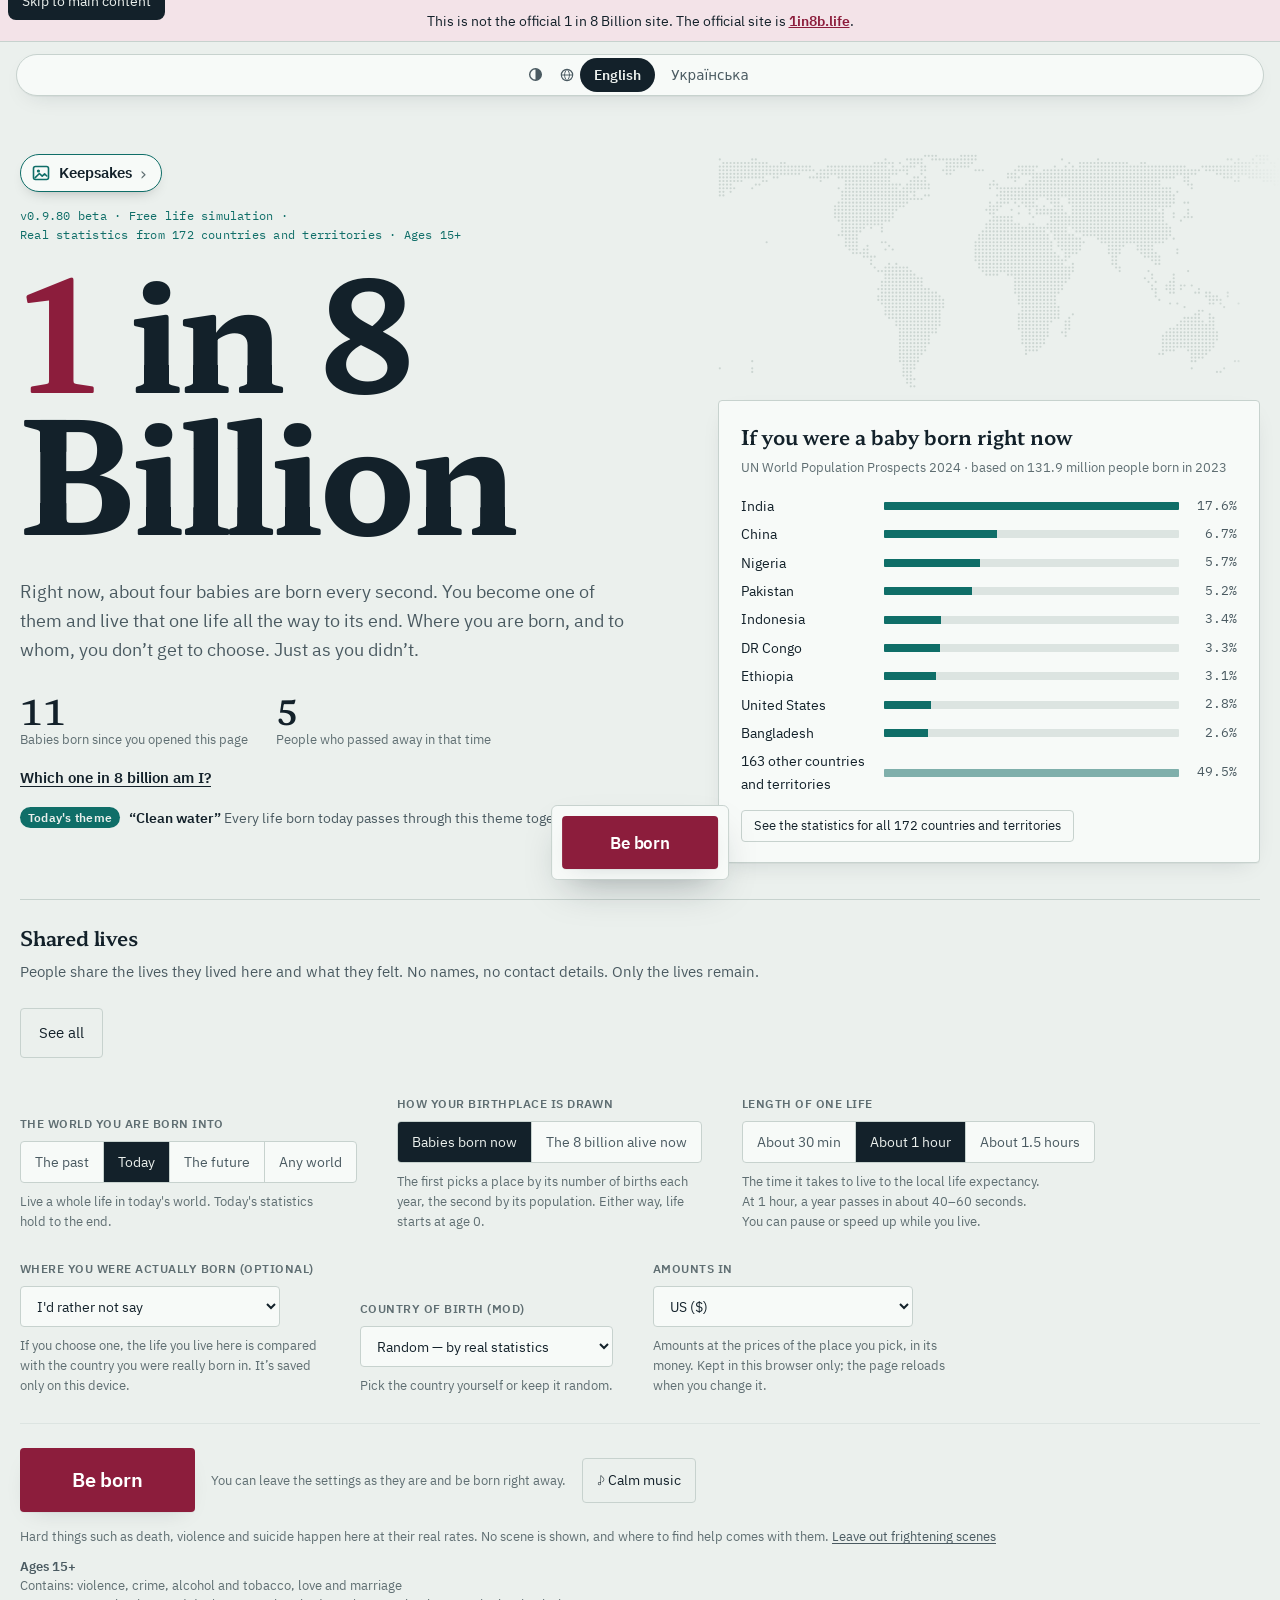
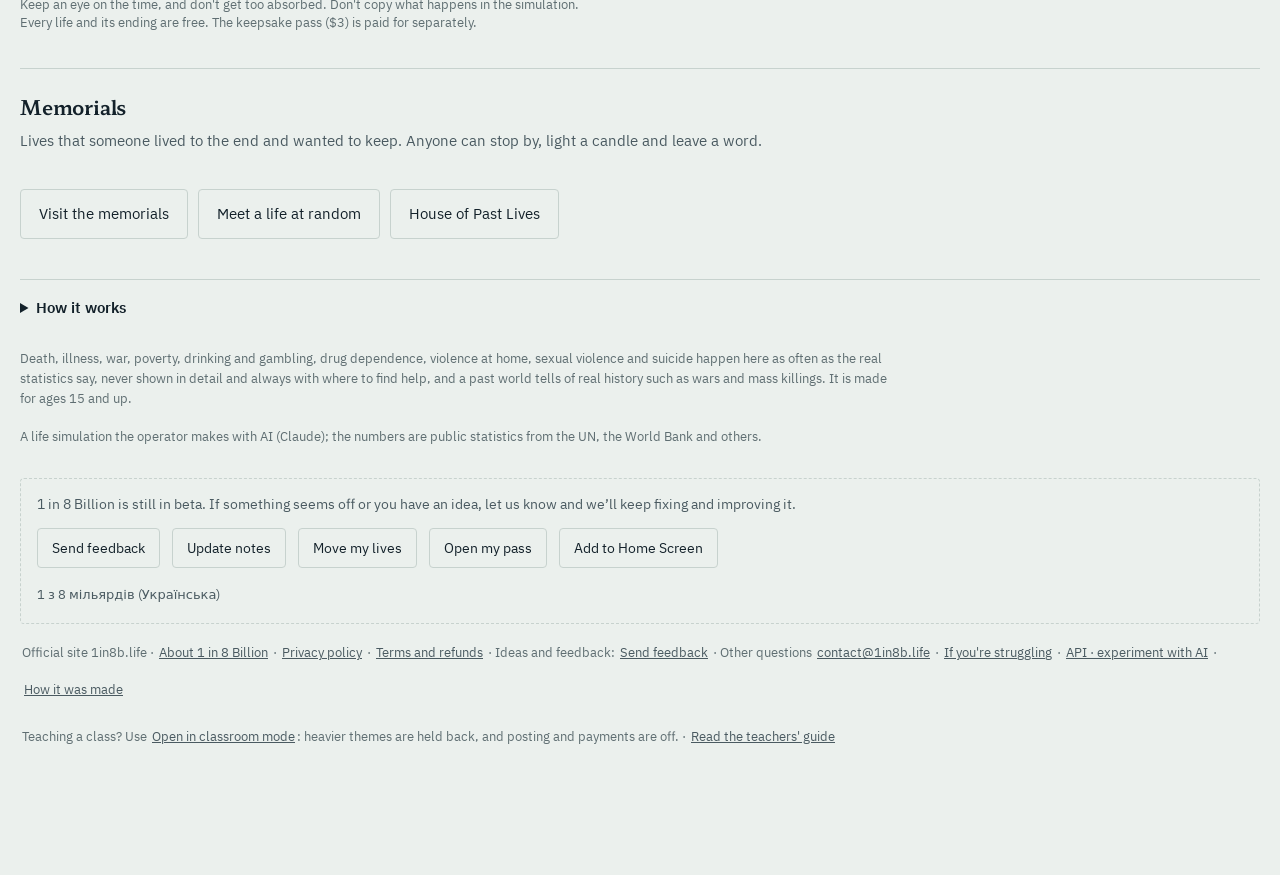
<file: en/index.html>
<!doctype html>
<html lang="en">
<head>
<meta charset="utf-8">
<meta name="viewport" content="width=device-width, initial-scale=1, viewport-fit=cover">
<meta name="description" content="The official 1 in 8 Billion (1in8b), a free life simulation game: be born at random as one of today's babies and live one life in real data from 172 countries and territories. No sign-up. Where will you be born?">
<link rel="canonical" href="https://1in8b.life/en/">
<link rel="alternate" hreflang="en" href="https://1in8b.life/en/">
<link rel="alternate" hreflang="ko" href="https://1in8b.life/ko/">
<link rel="alternate" hreflang="ja" href="https://1in8b.life/ja/">
<link rel="alternate" hreflang="zh-Hant" href="https://1in8b.life/zh/">
<link rel="alternate" hreflang="zh-Hans" href="https://1in8b.life/zh-hans/">
<link rel="alternate" hreflang="vi" href="https://1in8b.life/vi/">
<link rel="alternate" hreflang="fr" href="https://1in8b.life/fr/">
<link rel="alternate" hreflang="th" href="https://1in8b.life/th/">
<link rel="alternate" hreflang="es" href="https://1in8b.life/es/">
<link rel="alternate" hreflang="de" href="https://1in8b.life/de/">
<link rel="alternate" hreflang="pt" href="https://1in8b.life/pt/">
<link rel="alternate" hreflang="ru" href="https://1in8b.life/ru/">
<link rel="alternate" hreflang="tr" href="https://1in8b.life/tr/">
<link rel="alternate" hreflang="id" href="https://1in8b.life/id/">
<link rel="alternate" hreflang="it" href="https://1in8b.life/it/">
<link rel="alternate" hreflang="ar" href="https://1in8b.life/ar/">
<link rel="alternate" hreflang="fa" href="https://1in8b.life/fa/">
<link rel="alternate" hreflang="uk" href="https://1in8b.life/uk/">
<link rel="alternate" hreflang="pl" href="https://1in8b.life/pl/">
<link rel="alternate" hreflang="x-default" href="https://1in8b.life/en/">
<link rel="icon" href="/favicon.svg" type="image/svg+xml">
<meta name="theme-color" content="#8C1D3C">
<link rel="manifest" href="/en/manifest.webmanifest">
<link rel="apple-touch-icon" href="/apple-touch-icon.png">
<meta name="apple-mobile-web-app-title" content="1in8b">
<meta name="apple-mobile-web-app-capable" content="yes">
<meta name="mobile-web-app-capable" content="yes">
<meta name="apple-mobile-web-app-status-bar-style" content="default">
<meta property="og:type" content="website">
<meta property="og:site_name" content="1 in 8 Billion">
<meta property="og:url" content="https://1in8b.life/en/">
<meta property="og:title" content="1 in 8 Billion · Who will you be born as?">
<meta property="og:description" content="Become one of the babies being born right now and live their whole life inside the real statistics of 172 countries and territories. Where will you be born?">
<meta property="og:image" content="https://1in8b.life/og-en.png">
<meta property="og:image:width" content="1200">
<meta property="og:image:height" content="630">
<meta property="og:locale" content="en_US">
<meta property="og:locale:alternate" content="ko_KR">
<meta property="og:locale:alternate" content="ja_JP">
<meta property="og:locale:alternate" content="zh_TW">
<meta property="og:locale:alternate" content="zh_CN">
<meta property="og:locale:alternate" content="vi_VN">
<meta property="og:locale:alternate" content="fr_FR">
<meta property="og:locale:alternate" content="th_TH">
<meta property="og:locale:alternate" content="es_LA">
<meta property="og:locale:alternate" content="de_DE">
<meta property="og:locale:alternate" content="pt_BR">
<meta property="og:locale:alternate" content="ru_RU">
<meta property="og:locale:alternate" content="tr_TR">
<meta property="og:locale:alternate" content="id_ID">
<meta property="og:locale:alternate" content="it_IT">
<meta property="og:locale:alternate" content="ar_AR">
<meta property="og:locale:alternate" content="fa_IR">
<meta property="og:locale:alternate" content="uk_UA">
<meta property="og:locale:alternate" content="pl_PL">
<meta name="twitter:card" content="summary_large_image">
<meta name="twitter:title" content="1 in 8 Billion · Who will you be born as?">
<meta name="twitter:description" content="Become one of the babies being born right now and live their whole life inside the real statistics of 172 countries and territories. Where will you be born?">
<meta name="twitter:image" content="https://1in8b.life/og-en.png">
<meta name="1in200m" content="4f1118d7677134e8">
<script type="application/ld+json">[{"@context": "https://schema.org", "@type": "WebSite", "name": "1 in 8 Billion", "alternateName": ["1in8b", "1in8b.life", "80억 분의 1", "1 in 8 Billion (Official)", "One in Eight Billion", "1 in 8 Billion Game", "80億分の1", "80億分之1", "80亿分之1", "1 trong 8 tỷ", "1 sur 8 milliards", "1 ใน 8 พันล้าน", "1 entre 8 mil millones", "1 von 8 Milliarden", "1 em 8 bilhões", "1 из 8 миллиардов", "8 Milyarda 1", "1 dari 8 Miliar", "1 su 8 miliardi", "1 من 8 مليارات", "یک در هشت میلیارد", "1 з 8 мільярдів", "1 na 8 miliardów"], "url": "https://1in8b.life/", "inLanguage": "en", "publisher": {"@type": "Person", "name": "Jin's Earth", "url": "https://1in8b.life/", "sameAs": ["https://x.com/jins__earth"]}}, {"@context": "https://schema.org", "@type": "WebApplication", "name": "1 in 8 Billion", "url": "https://1in8b.life/en/", "description": "The official 1 in 8 Billion (1in8b), a free life simulation game: be born at random as one of today's babies and live one life in real data from 172 countries and territories. No sign-up. Where will you be born?", "applicationCategory": "EducationalApplication", "genre": "Life simulation", "operatingSystem": "Web browser", "inLanguage": "en", "isAccessibleForFree": true, "creator": {"@type": "Person", "name": "Jin's Earth", "url": "https://1in8b.life/", "sameAs": ["https://x.com/jins__earth"]}, "datePublished": "2026-10-05", "dateModified": "2026-11-09", "softwareVersion": "0.9.80", "subjectOf": {"@type": "AboutPage", "url": "https://1in8b.life/en/about/"}, "offers": {"@type": "Offer", "price": "0", "priceCurrency": "USD"}}]</script>
<style>html,body{margin:0}:root{padding-top:env(safe-area-inset-top,0px);padding-bottom:env(safe-area-inset-bottom,0px)}img{max-width:100%}[hidden]{display:none!important}</style>
<title>1 in 8 Billion (1in8b, Official) · Life Simulation Game · Who will you be born as?</title>

<link href="/fonts/fonts.css" rel="stylesheet">
<link href="/a/s.03d33c20f0.css" rel="stylesheet">
<style>
.hero h1 em { font-style: normal; color: var(--accent); }
</style>
</head>
<body>
<main id="app">
  <section id="intro">
    <a class="skip" href="#heroMain">Skip to main content</a>
    <nav class="langsw" aria-label="Language"><svg viewBox="0 0 16 16" width="14" height="14" aria-hidden="true"><circle cx="8" cy="8" r="6.5" fill="none" stroke="currentColor" stroke-width="1.3"/><path d="M1.5 8h13M8 1.5c2 2 2.8 4.2 2.8 6.5S10 12.5 8 14.5M8 1.5C6 3.5 5.2 5.7 5.2 8S6 12.5 8 14.5" fill="none" stroke="currentColor" stroke-width="1.1"/></svg><button type="button" class="lsw-cur" id="lswBtn" aria-expanded="false" aria-controls="lswList"><svg viewBox="0 0 16 16" width="15" height="15" aria-hidden="true"><circle cx="8" cy="8" r="6.5" fill="none" stroke="currentColor" stroke-width="1.3"/><path d="M1.5 8h13M8 1.5c2 2 2.8 4.2 2.8 6.5S10 12.5 8 14.5M8 1.5C6 3.5 5.2 5.7 5.2 8S6 12.5 8 14.5" fill="none" stroke="currentColor" stroke-width="1.1"/></svg><span>English</span><span class="lsw-ar" aria-hidden="true">▾</span></button><span class="lsw-list" id="lswList"><a href="/en/" lang="en" hreflang="en" data-lang="en" aria-current="page">English</a><a href="/ko/" lang="ko" hreflang="ko" data-lang="ko">한국어</a><a href="/ja/" lang="ja" hreflang="ja" data-lang="ja">日本語</a><a href="/zh/" lang="zh-Hant" hreflang="zh-Hant" data-lang="zh">繁體中文</a><a href="/zh-hans/" lang="zh-Hans" hreflang="zh-Hans" data-lang="zh-hans">简体中文</a><a href="/vi/" lang="vi" hreflang="vi" data-lang="vi">Tiếng Việt</a><a href="/fr/" lang="fr" hreflang="fr" data-lang="fr">Français</a><a href="/th/" lang="th" hreflang="th" data-lang="th">ไทย</a><a href="/es/" lang="es" hreflang="es" data-lang="es">Español</a><a href="/de/" lang="de" hreflang="de" data-lang="de">Deutsch</a><a href="/pt/" lang="pt" hreflang="pt" data-lang="pt">Português</a><a href="/ru/" lang="ru" hreflang="ru" data-lang="ru">Русский</a><a href="/tr/" lang="tr" hreflang="tr" data-lang="tr">Türkçe</a><a href="/id/" lang="id" hreflang="id" data-lang="id">Bahasa Indonesia</a><a href="/it/" lang="it" hreflang="it" data-lang="it">Italiano</a><a href="/ar/" lang="ar" hreflang="ar" data-lang="ar">العربية</a><a href="/fa/" lang="fa" hreflang="fa" data-lang="fa">فارسی</a><a href="/uk/" lang="uk" hreflang="uk" data-lang="uk">Українська</a><a href="/pl/" lang="pl" hreflang="pl" data-lang="pl">Polski</a></span><button class="themebtn" id="themeBtn" type="button" aria-label="Light or dark: follows your device" title="Light or dark: follows your device"><span aria-hidden="true">◐</span></button></nav>
    <div class="tg-tip" id="tgTip" hidden></div>
    <div class="wrap">
    <div class="hero" id="heroMain" tabindex="-1">
      <div class="herotext">
        <a class="oa-chip" id="onAirChip" href="/ko/show/" data-air="[[&quot;2026-11-09T12:00:00.000Z&quot;,&quot;2026-11-14T09:03:00.000Z&quot;,1]]" hidden><i aria-hidden="true"></i><b>ON AIR</b><span class="oa-t">10 in 8 Billion</span><span class="oa-ar" aria-hidden="true">›</span></a>
        <button class="kd-btn" id="kdBtn" type="button" hidden><svg viewBox="0 0 20 20" width="20" height="20" aria-hidden="true"><rect x="2.5" y="3.5" width="15" height="13" rx="2" fill="none" stroke="currentColor" stroke-width="1.6"/><circle cx="7.4" cy="8" r="1.6" fill="currentColor"/><path d="M4.2 14.6l4.2-4.1 2.8 2.7 2.4-2.3 2.2 2.1" fill="none" stroke="currentColor" stroke-width="1.6" stroke-linejoin="round" stroke-linecap="round"/></svg><span class="kd-bt">Keepsakes</span><span class="kd-ar" aria-hidden="true">›</span></button>
        <div class="kicker"><span class="nw"><span id="verTag">v0.9.80 beta</span> ·</span> <span class="nw">Free life simulation ·</span> <span class="nw">Real statistics from 172 countries and territories ·</span> <span class="nw" id="ageTag">Ages 15+</span></div>
        <h1><em>1</em> in 8 Billion</h1>
        <p class="friendline" id="friendLine" hidden></p>
        <p class="memo-news" id="memoNews" role="status" hidden></p>
        <div class="a2-tip a2-top" id="a2Tip" hidden></div>
        <div class="apihint" id="apiHint" role="status" hidden></div>
        <p class="lede">Right now, about four babies are born every second. You become one of them and live that one life all the way to its end. Where you are born, and to whom, you don’t get to choose. Just as you didn’t.</p>
        <div class="counter" aria-live="off">
          <div><strong id="cBirth">0</strong><span>Babies born since you opened this page</span></div>
          <div><strong id="cDeath">0</strong><span>People who passed away in that time</span></div>
        </div>
        <p class="nthjump" id="nthJump" hidden></p>
        <p class="tdband" id="tdBand" hidden></p>
        <p class="pastjump" id="pastJump" hidden><button type="button" class="lnk" id="pjPast">See past lives</button><span class="pj-dot" aria-hidden="true"> · </span><button type="button" class="lnk" id="pjVlg">See as a village</button></p>
        <div class="tg-live" id="tgLive" hidden>
          <p class="tg-now"><i class="tg-dot" aria-hidden="true"></i><span id="tgSub"></span></p>
          <p class="tg-feed" id="tgFeed" aria-live="off"></p>
        </div>
        <div class="hero-memo" id="heroMemo" hidden>
          <p class="hm-t"><span>Lives kept in the memorial</span><button class="hm-all" id="heroMemoAll" type="button">See all</button></p>
          <div class="hm-row" id="heroMemoRow"></div>
        </div>
      </div>
      <div class="heroside">
      <div class="tg-bg" id="tgBg"><canvas id="tgMap" role="img" aria-label="World map with dots showing the countries and territories where people in this simulation are living right now"></canvas></div>
      <div class="odds">
        <h2 id="oddsTitle">If you were a baby born right now</h2>
        <p class="sub" id="oddsSub"></p>
        <div id="oddsList"></div>
        <a class="ghost sm oddsmore" href="/en/c/">See the statistics for all 172 countries and territories</a>
      </div>
      </div>
    </div>

    <div class="community" id="community" hidden>
      <h2>Shared lives</h2>
      <p class="cm-sub">People share the lives they lived here and what they felt. No names, no contact details. Only the lives remain.</p>
      <div id="cmPrev"></div>
      <button class="ghost" id="cmOpen" hidden>See all</button>
    </div>

    <div class="opts">
      <div class="optgroup">
        <span class="lbl">The world you are born into</span>
        <div class="seg seg4" role="group" aria-label="The world you are born into">
          <button data-era="past" aria-pressed="false">The past</button>
          <button data-era="now" aria-pressed="true">Today</button>
          <button data-era="future" aria-pressed="false">The future</button>
          <button data-era="any" aria-pressed="false">Any world</button>
        </div>
        <div class="erayr" id="eraYrRow" hidden><label for="eraYr">Year of birth</label><select id="eraYr" class="sel"></select></div>
        <span class="hint" id="eraHint">Live a whole life in today's world. Today's statistics hold to the end.</span>
      </div>
      <div class="optgroup">
        <span class="lbl">How your birthplace is drawn</span>
        <div class="seg" role="group" aria-label="How your birthplace is drawn">
          <button data-mode="birth" aria-pressed="true">Babies born now</button>
          <button data-mode="pop" aria-pressed="false">The 8 billion alive now</button>
        </div>
        <span class="hint">The first picks a place by its number of births each year, the second by its population. Either way, life starts at age 0.</span>
      </div>
      <div class="optgroup">
        <span class="lbl">Length of one life</span>
        <div class="seg" role="group" aria-label="Length of one life">
          <button data-pace="30" aria-pressed="false">About 30 min</button>
          <button data-pace="60" aria-pressed="true">About 1 hour</button>
          <button data-pace="90" aria-pressed="false">About 1.5 hours</button>
        </div>
        <span class="hint">The time it takes to live to the local life expectancy. At 1 hour, a year passes in about 40–60 seconds. You can pause or speed up while you live.</span>
      </div>
      <div class="optgroup">
        <span class="lbl">Where you were actually born (optional)</span>
        <select id="homeSel" class="sel" aria-label="Where you were actually born"></select>
        <span class="hint">If you choose one, the life you live here is compared with the country you were really born in. It’s saved only on this device.</span>
      </div>
      <p class="unl-back" id="unlBack" hidden><button class="ghost sm" id="unlOn" type="button"></button></p>
      <div class="ctarow">
        <button class="cta" id="startBtn">Be born</button>
        <span class="ctahint">You can leave the settings as they are and be born right away.</span>
        <button class="ghost musicbtn" data-music="1" aria-pressed="false">♪ Calm music</button><input type="range" class="vol" min="0" max="100" step="5" value="100" aria-label="Music volume" title="Music volume" hidden>
        <button class="ghost" id="resumeBtn" hidden>Continue</button>
      </div>
      <div class="introfoot" id="introFoot"><button class="ghost" id="resumeBtn2" hidden>Continue</button><button class="cta" id="startBtn2">Be born</button></div>
      <div class="guard" id="guard" hidden></div>
    </div>
    <p class="warnline"><span id="heavy1">Hard things such as death, violence and suicide happen here at their real rates. No scene is shown, and where to find help comes with them.</span> <button type="button" class="lnk" id="softBtn2" aria-pressed="false">Leave out frightening scenes</button></p>

    <div class="community memo-box" id="memoBox" hidden>
      <h2>Memorials</h2>
      <p class="cm-sub">Lives that someone lived to the end and wanted to keep. Anyone can stop by, light a candle and leave a word.</p>
      <div class="memo-car"><button class="memo-car-b l" id="memoCarL" aria-label="Previous memorials" hidden>‹</button><div id="memoPrev" class="memo-row"></div><button class="memo-car-b r" id="memoCarR" aria-label="Next memorials" hidden>›</button></div>
      <div class="memo-btns"><button class="ghost" id="memoOpen">Visit the memorials</button><button class="ghost" id="memoRand">Meet a life at random</button><button class="ghost" id="memoMineBtn">My memorials</button></div>
    </div>

    <div class="pastlives" id="pastLives" hidden>
      <div class="panel">
        <h3><span>Past lives</span><span class="lbl" id="pastSum"></span></h3>
        <div class="pl-pass" id="pastPass" hidden></div>
        <div id="pastTop"></div>
        <div id="mygBox" hidden></div>
        <div id="pastShelfBox"></div>
        <div id="pastLook"></div>
        <div class="pl-head" id="pastHead" hidden><h4 class="pl-sec" id="pastHeadT"></h4><div class="pl-gk" id="pastGkBox" hidden></div></div>
        <ul class="pl-list" id="pastBody"></ul>
        <button class="ghost pl-more" id="pastMore" hidden>Show more past lives</button>
        <p class="pl-hint pl-hint-b" id="pastHint" hidden>For your 10 most recent lives, press 'See again' to reopen the death record and the share card.</p>
        <div class="pl-mng" id="pastMng">
          <h4 class="pl-sec" id="pastMngT"></h4>
          <div class="pl-store" id="pastStoreBox"><p id="pastStore">Your lives are kept in this browser only.</p></div>
          <div class="lb-box" id="lbPast" data-lb hidden></div>
          <div class="pl-edit"><button class="ghost" id="moveBtn">Move my lives</button><button class="ghost" id="pastEdit" aria-pressed="false">Tidy up the records</button><button class="ghost" id="pastAll" hidden>Delete all</button><p class="pl-hint" id="pastEditNote" hidden>A deleted life cannot be brought back. A life placed in a memorial stays in the memorial.</p></div>
          <p class="pl-hint" id="pastReal">Past lives here are simulated lives lived in this browser. They do not tell you about a real past life, fate or your future.</p>
        </div>
      </div>
    </div>

    <div class="morebox" id="moreBox" hidden>
    <div class="apibox storybox prbox" id="storyBox" hidden>
      <div class="pr-tx">
      <p class="kicker">How it was made · Two books</p>
      <h2>How was 1 in 8 Billion made?</h2>
      <p class="cm-sub">A month that began with an eight-line request, written down in two books. Eight Lines, the story, is free for everyone to read.</p>
      <p class="apigo"><a href="/en/story/">See the two books</a><span class="arw" aria-hidden="true">→</span></p>
      </div>
      <div class="pr-cvs" aria-hidden="true"><div class="pr-cv cv-el"><span class="cv-t">Eight Lines</span><svg class="cv-m" viewBox="0 0 100 46" aria-hidden="true"><g fill="#fff" fill-opacity=".3"><circle cx="3.0" cy="3.0" r="1.3"/><circle cx="10.4" cy="3.0" r="1.3"/><circle cx="17.8" cy="3.0" r="1.3"/><circle cx="25.2" cy="3.0" r="1.3"/><circle cx="32.6" cy="3.0" r="1.3"/><circle cx="40.0" cy="3.0" r="1.3"/><circle cx="47.4" cy="3.0" r="1.3"/><circle cx="54.8" cy="3.0" r="1.3"/><circle cx="62.2" cy="3.0" r="1.3"/><circle cx="69.6" cy="3.0" r="1.3"/><circle cx="77.0" cy="3.0" r="1.3"/><circle cx="84.4" cy="3.0" r="1.3"/><circle cx="91.8" cy="3.0" r="1.3"/><circle cx="3.0" cy="8.6" r="1.3"/><circle cx="10.4" cy="8.6" r="1.3"/><circle cx="17.8" cy="8.6" r="1.3"/><circle cx="25.2" cy="8.6" r="1.3"/><circle cx="32.6" cy="8.6" r="1.3"/><circle cx="40.0" cy="8.6" r="1.3"/><circle cx="47.4" cy="8.6" r="1.3"/><circle cx="54.8" cy="8.6" r="1.3"/><circle cx="62.2" cy="8.6" r="1.3"/><circle cx="69.6" cy="8.6" r="1.3"/><circle cx="77.0" cy="8.6" r="1.3"/><circle cx="3.0" cy="14.2" r="1.3"/><circle cx="10.4" cy="14.2" r="1.3"/><circle cx="17.8" cy="14.2" r="1.3"/><circle cx="25.2" cy="14.2" r="1.3"/><circle cx="32.6" cy="14.2" r="1.3"/><circle cx="40.0" cy="14.2" r="1.3"/><circle cx="47.4" cy="14.2" r="1.3"/><circle cx="54.8" cy="14.2" r="1.3"/><circle cx="62.2" cy="14.2" r="1.3"/><circle cx="69.6" cy="14.2" r="1.3"/><circle cx="77.0" cy="14.2" r="1.3"/><circle cx="84.4" cy="14.2" r="1.3"/><circle cx="91.8" cy="14.2" r="1.3"/><circle cx="3.0" cy="19.8" r="1.3"/><circle cx="10.4" cy="19.8" r="1.3"/><circle cx="17.8" cy="19.8" r="1.3"/><circle cx="25.2" cy="19.8" r="1.3"/><circle cx="32.6" cy="19.8" r="1.3"/><circle cx="40.0" cy="19.8" r="1.3"/><circle cx="47.4" cy="19.8" r="1.3"/><circle cx="54.8" cy="19.8" r="1.3"/><circle cx="62.2" cy="19.8" r="1.3"/><circle cx="69.6" cy="19.8" r="1.3"/><circle cx="77.0" cy="19.8" r="1.3"/><circle cx="84.4" cy="19.8" r="1.3"/><circle cx="3.0" cy="25.4" r="1.3"/><circle cx="10.4" cy="25.4" r="1.3"/><circle cx="17.8" cy="25.4" r="1.3"/><circle cx="25.2" cy="25.4" r="1.3"/><circle cx="32.6" cy="25.4" r="1.3"/><circle cx="40.0" cy="25.4" r="1.3"/><circle cx="47.4" cy="25.4" r="1.3"/><circle cx="54.8" cy="25.4" r="1.3"/><circle cx="69.6" cy="25.4" r="1.3"/><circle cx="77.0" cy="25.4" r="1.3"/><circle cx="84.4" cy="25.4" r="1.3"/><circle cx="91.8" cy="25.4" r="1.3"/><circle cx="3.0" cy="31.0" r="1.3"/><circle cx="10.4" cy="31.0" r="1.3"/><circle cx="17.8" cy="31.0" r="1.3"/><circle cx="25.2" cy="31.0" r="1.3"/><circle cx="32.6" cy="31.0" r="1.3"/><circle cx="40.0" cy="31.0" r="1.3"/><circle cx="47.4" cy="31.0" r="1.3"/><circle cx="54.8" cy="31.0" r="1.3"/><circle cx="62.2" cy="31.0" r="1.3"/><circle cx="3.0" cy="36.6" r="1.3"/><circle cx="10.4" cy="36.6" r="1.3"/><circle cx="17.8" cy="36.6" r="1.3"/><circle cx="25.2" cy="36.6" r="1.3"/><circle cx="32.6" cy="36.6" r="1.3"/><circle cx="40.0" cy="36.6" r="1.3"/><circle cx="47.4" cy="36.6" r="1.3"/><circle cx="54.8" cy="36.6" r="1.3"/><circle cx="62.2" cy="36.6" r="1.3"/><circle cx="69.6" cy="36.6" r="1.3"/><circle cx="77.0" cy="36.6" r="1.3"/><circle cx="84.4" cy="36.6" r="1.3"/><circle cx="3.0" cy="42.2" r="1.3"/><circle cx="10.4" cy="42.2" r="1.3"/><circle cx="17.8" cy="42.2" r="1.3"/><circle cx="25.2" cy="42.2" r="1.3"/><circle cx="32.6" cy="42.2" r="1.3"/><circle cx="40.0" cy="42.2" r="1.3"/></g><circle cx="62.2" cy="25.4" r="4.6" fill="#F1DDA4" fill-opacity=".2"/><circle cx="62.2" cy="25.4" r="2.5" fill="#E2C47E"/></svg></div><div class="pr-cv cv-ws"><span class="cv-t">The Workshop</span><svg class="cv-m" viewBox="0 0 100 46" aria-hidden="true"><g stroke="#fff" stroke-opacity=".12" stroke-width=".25" fill="none"><path d="M8.33 6V46"/><path d="M16.67 6V46"/><path d="M25.00 6V46"/><path d="M33.33 6V46"/><path d="M41.67 6V46"/><path d="M50.00 6V46"/><path d="M58.33 6V46"/><path d="M66.67 6V46"/><path d="M75.00 6V46"/><path d="M83.33 6V46"/><path d="M91.67 6V46"/><path d="M0 6H100"/><path d="M0 14H100"/><path d="M0 22H100"/><path d="M0 30H100"/><path d="M0 38H100"/><path d="M0 46H100"/></g><g stroke="#D8B46A" stroke-opacity=".6" stroke-width=".3"><path d="M0 0V3"/><path d="M2.5 0V1.6"/><path d="M5 0V1.6"/><path d="M7.5 0V1.6"/><path d="M10 0V3"/><path d="M12.5 0V1.6"/><path d="M15 0V1.6"/><path d="M17.5 0V1.6"/><path d="M20 0V3"/><path d="M22.5 0V1.6"/><path d="M25 0V1.6"/><path d="M27.5 0V1.6"/><path d="M30 0V3"/><path d="M32.5 0V1.6"/><path d="M35 0V1.6"/><path d="M37.5 0V1.6"/><path d="M40 0V3"/><path d="M42.5 0V1.6"/><path d="M45 0V1.6"/><path d="M47.5 0V1.6"/><path d="M50 0V3"/><path d="M52.5 0V1.6"/><path d="M55 0V1.6"/><path d="M57.5 0V1.6"/><path d="M60 0V3"/><path d="M62.5 0V1.6"/><path d="M65 0V1.6"/><path d="M67.5 0V1.6"/><path d="M70 0V3"/><path d="M72.5 0V1.6"/><path d="M75 0V1.6"/><path d="M77.5 0V1.6"/><path d="M80 0V3"/><path d="M82.5 0V1.6"/><path d="M85 0V1.6"/><path d="M87.5 0V1.6"/><path d="M90 0V3"/><path d="M92.5 0V1.6"/><path d="M95 0V1.6"/><path d="M97.5 0V1.6"/><path d="M100 0V3"/></g><g stroke="#D8B46A" stroke-width=".7" fill="none"><circle cx="28" cy="26" r="13"/><rect x="52" y="14" width="30" height="24"/></g><g stroke="#D8B46A" stroke-opacity=".6" stroke-width=".3" stroke-dasharray="1 1" fill="none"><path d="M10 26H46M28 8V44"/><path d="M28 6A20 20 0 0 1 48 26"/></g><circle cx="28" cy="26" r="4.6" fill="#F1DDA4" fill-opacity=".2"/><circle cx="28" cy="26" r="2.5" fill="#E2C47E"/></svg></div></div>
    </div>

    <div class="apibox prbox" id="apiBox" hidden>
      <div class="pr-tx">
      <p class="kicker"><span class="apinew">New · </span>1in8b Engine API</p>
      <h2>This world, for your project</h2>
      <p class="cm-sub">Use the engine behind 1 in 8 Billion for NPCs in virtual worlds, apps and interactive stories, AI evaluation and research, and for the training and campaigns of companies and organizations. No coding needed: ask an AI.</p>
      <div class="pr-code" dir="ltr" aria-hidden="true"><span class="pc-m">GET</span> /api/v1/life?country=KOR<br><span class="pc-k">200</span> {"lives":[{"who":{"born_in":"KOR",…}}]}</div>
      <p class="apigo"><a href="/en/api/">API · experiment with AI</a><span class="arw" aria-hidden="true">→</span></p>
      </div>
    </div>
    </div>

    <div class="together" id="together" hidden>
      <h2>People in this simulation</h2>
      <p class="tg-where" id="tgWhere" hidden><span class="lbl">Where they live now</span><span class="tg-list" id="tgList"></span></p>
      <div class="tg-tot" id="tgTot" hidden></div>
    </div>

    <details class="howfold">
      <summary>How it works</summary>
    <div class="notes">
      <div><h3>Born in the same second</h3><p>In the same second you are born, other babies are born all over the world. Four of them live out their lives by the same statistics, shown alongside yours. No one chose where to be born.</p></div>
      <div><h3>A pause</h3><p>At 5, 15, 30, 50 and 70, time stops and asks you one question. Think about this person’s life and your own together, and leave a line if you like. At the end, you can say a few words to this person.</p></div>
      <div><h3>What comes from real data</h3><p>For 172 countries and territories: births, life expectancy by sex, infant and under-5 mortality, GDP per person (PPP), income inequality, years of schooling, university enrollment, employment in agriculture, fertility rate, maternal mortality, HIV, homicide rate, smoking rate, out-of-pocket health costs, child marriage rate and life satisfaction. The age at death comes from the life tables of each country and territory by sex, and causes of death follow the patterns of the WHO Global Health Estimates by region and age.</p></div>
    </div>
    <p class="fine" id="howNote">If making decisions feels like too much, start a life and turn on 'Auto mode' in the bar at the top (the ⋯ menu on phones) to simply watch. You pick a focus for each year and make choices when decisions come up about school, work, love, moving abroad or medical care. Choices change a life, but it is hard to fully escape the statistics of the place you were born. Today’s world is calculated with today’s statistics, a past world with that year’s, and the coming world with UN and other projections. Income comes from the country’s income distribution (based on the Gini index), and amounts are shown in purchasing-power (PPP) dollars and in US terms, as they would feel at US prices. Suicide also happens from the teenage years on, as often as the real statistics say, without showing how or why.</p>
    </details>
    <p class="fine" id="heavyNote">Death, illness, war, poverty, drinking and gambling, drug dependence, violence at home, sexual violence and suicide happen here as often as the real statistics say, never shown in detail and always with where to find help, and a past world tells of real history such as wars and mass killings. It is made for ages 15 and up.</p>
    <p class="fine" id="aiNote">A life simulation the operator makes with AI (Claude); the numbers are public statistics from the UN, the World Bank and others.</p>

    <div class="betabar">
      <span>1 in 8 Billion is still in beta. If something seems off or you have an idea, let us know and we’ll keep fixing and improving it.</span>
      <span class="ctarow"><button class="ghost" data-fb="1">Send feedback</button><button class="ghost" id="clBtn">Update notes</button><button class="ghost" id="moveBtn2">Move my lives</button><button class="ghost" id="keepOpen" hidden>Open my pass</button><button class="ghost" id="a2Btn">Add to Home Screen</button></span>
      <p class="edlinks"><a href="/ko/" hreflang="ko" lang="ko" dir="auto" data-lang="ko">80억 분의 1 (한국어)</a><a href="/ja/" hreflang="ja" lang="ja" dir="auto" data-lang="ja">80億分の1（日本語）</a><a href="/zh/" hreflang="zh-Hant" lang="zh-Hant" dir="auto" data-lang="zh">80億分之1（繁體中文）</a><a href="/zh-hans/" hreflang="zh-Hans" lang="zh-Hans" dir="auto" data-lang="zh-hans">80亿分之1（简体中文）</a><a href="/vi/" hreflang="vi" lang="vi" dir="auto" data-lang="vi">1 trong 8 tỷ (Tiếng Việt)</a><a href="/fr/" hreflang="fr" lang="fr" dir="auto" data-lang="fr">1 sur 8 milliards (Français)</a><a href="/th/" hreflang="th" lang="th" dir="auto" data-lang="th">1 ใน 8 พันล้าน (ไทย)</a><a href="/es/" hreflang="es" lang="es" dir="auto" data-lang="es">1 entre 8 mil millones (Español)</a><a href="/de/" hreflang="de" lang="de" dir="auto" data-lang="de">1 von 8 Milliarden (Deutsch)</a><a href="/pt/" hreflang="pt" lang="pt" dir="auto" data-lang="pt">1 em 8 bilhões (Português)</a><a href="/ru/" hreflang="ru" lang="ru" dir="auto" data-lang="ru">1 из 8 миллиардов (Русский)</a><a href="/tr/" hreflang="tr" lang="tr" dir="auto" data-lang="tr">8 Milyarda 1 (Türkçe)</a><a href="/id/" hreflang="id" lang="id" dir="auto" data-lang="id">1 dari 8 Miliar (Bahasa Indonesia)</a><a href="/it/" hreflang="it" lang="it" dir="auto" data-lang="it">1 su 8 miliardi (Italiano)</a><a href="/ar/" hreflang="ar" lang="ar" dir="auto" data-lang="ar">1 من 8 مليارات (العربية)</a><a href="/fa/" hreflang="fa" lang="fa" dir="auto" data-lang="fa">یک در هشت میلیارد (فارسی)</a><a href="/uk/" hreflang="uk" lang="uk" dir="auto" data-lang="uk">1 з 8 мільярдів (Українська)</a><a href="/pl/" hreflang="pl" lang="pl" dir="auto" data-lang="pl">1 na 8 miliardów (Polski)</a></p>
    </div>
    <p class="legal"><span class="nw">Official site 1in8b.life</span> · <a href="/en/about/">About 1 in 8 Billion</a> · <a href="/en/privacy/">Privacy policy</a> · <a href="/en/terms/">Terms and refunds</a> · <span class="fbin">Ideas and feedback: <button class="lnk" data-fb="1">Send feedback</button> · </span>Other questions <a href="mailto:contact@1in8b.life">contact@1in8b.life</a> · <button class="lnk" data-care="1">If you're struggling</button><span id="apiLnk" hidden> · <a href="/en/api/">API · experiment with AI</a></span><span id="bkLnk" hidden> · <a href="/en/story/">How it was made</a></span></p>
    <p class="legal edulnk" id="eduLnk">Teaching a class? Use <a href="?edu=1">Open in classroom mode</a>: heavier themes are held back, and posting and payments are off. · <a href="/en/edu/">Read the teachers' guide</a></p>
    </div>
  </section>

  <section id="roll" class="wrap" hidden>
    <div class="roller" id="roller">
      <div class="lbl">Choosing your birthplace</div>
      <div class="country" id="rollName" aria-live="polite"></div>
      <div class="meta" id="rollMeta"></div>
    </div>
    <div class="certapi" id="certApi" hidden></div>
    <div class="cert" id="cert" hidden>
      <div class="band"><b>Birth registration</b><span id="certNo"></span></div>
      <div class="body">
        <div class="guilloche" id="certG" aria-hidden="true"></div>
        <div class="lbl">Name</div>
        <h2 id="certName" aria-level="1"></h2>
        <p class="story" id="certStory"></p>
        <p class="certpace" id="certPace"></p>
        <div class="fields" id="certFields"></div>
        <figure class="certmap" id="certMapF" hidden><canvas id="certMap" aria-hidden="true"></canvas><figcaption id="certMapC"></figcaption></figure>
        <div class="odds-line" id="certOdds"></div>
        <div class="eduhome" id="certEduHome" hidden></div>
        <div class="homecmp" id="certHome" hidden></div>
        <div class="certcomps" id="certComps"></div>
      </div>
      <div class="foot"><button class="ghost" id="certCardBtn">Share birth card</button><button class="cta" id="beginBtn">Begin this life</button></div>
    </div>
  </section>

  <section id="lifeview" hidden>
    <h1 class="vh" id="lifeH1"></h1>
    <header class="topbar">
      <div class="wrap">
        <div class="brand"><em>1</em> in 8 Billion</div>
        <div class="agebox">
          <div class="age" id="ageNum">0<small> yrs</small></div>
          <div class="yr"><span class="t" id="ageYear"></span><div class="prog" aria-hidden="true"><i id="prog"></i></div></div>
        </div>
        <div class="speed" role="group" aria-label="Time controls">
          <button id="pauseBtn" aria-pressed="false" aria-label="Pause">❚❚<span class="pzl"> Pause</span></button>
          <span class="sps" id="spSet">
            <button data-speed="1">1<span class="x">×</span></button>
            <button data-speed="2">2<span class="x">×</span></button>
            <button data-speed="4">4<span class="x">×</span></button>
            <button data-speed="8">8<span class="x">×</span></button>
            <button data-speed="12">12<span class="x">×</span></button>
            <button data-speed="16">16<span class="x">×</span></button>
          </span>
          <p class="speedhint" id="speedHint" role="status" hidden></p>
          <button class="ff" id="ffBtn" aria-pressed="false" aria-label="Next decision"><span class="fftx">Next decision</span><span class="ffsh">Next</span> »</button>
          <button class="ff morebtn" id="moreBtn" aria-expanded="false" aria-controls="moreMenu" aria-label="More">⋯</button>
          <div class="more" id="moreMenu">
            <span class="mg"><button class="ff mo" id="goFam">Family and life</button><button class="ff mo" id="goShop">Spend & invest</button></span>
            <span class="mg"><button class="ff" id="autoBtn" aria-pressed="false" title="Let decisions be made for you and just watch">Auto mode</button><button class="ff" id="leanBtn" type="button" aria-pressed="false" hidden></button><button class="ff mo" id="autoHideBtn" type="button" aria-pressed="false" hidden></button>
            <button class="ff" data-music="1" aria-pressed="false" title="Calm background music">♪ Music</button><input type="range" class="vol" min="0" max="100" step="5" value="100" aria-label="Music volume" title="Music volume" hidden>
            <button class="ff" id="pauseQ" type="button" aria-haspopup="dialog" title="Write a line for this year, or turn the pauses at 5, 15, 30, 50 and 70 on or off">✎ A thought</button>
            <button class="ff themebtn2" id="themeBtn2" type="button">◐ Light or dark</button></span>
            <span class="mg"><span class="m2w"><button class="ff morebtn2" id="moreBtn2" type="button" aria-expanded="false" aria-controls="moreMenu2" aria-label="More">⋯</button><span class="more2" id="moreMenu2"><button class="ff" id="softBtn" aria-pressed="false" title="Keeps frightening scenes such as suicide, sexual violence, drugs and violence from happening">Leave out frightening scenes</button><button class="ff" id="careBtn">If you're struggling</button></span></span>
            <button class="ff" data-fb="1">Send feedback</button>
            <button class="ff" id="quitBtn">Exit</button></span>
          </div>
        </div>
      </div>
    </header>
    <div class="wrap life">
      <div class="col">
        <div class="panel idcard p-id">
          <div class="guilloche" id="idG" aria-hidden="true"></div>
          <div class="top" id="idTop"></div>
          <div class="in">
            <div class="portrait" id="portrait"></div>
            <div style="min-width:0"><div class="nm" id="idName"></div><dl id="idDl"></dl></div>
          </div>
          <div class="mrz" id="mrz"></div>
        </div>
        <div class="panel p-stats">
          <h3><span>Status</span><span class="lbl" dir="ltr">0–100</span></h3>
          <div id="statBars"></div>
          <details class="stathelp"><summary>What do these mean?</summary><ul>
            <li><b>Health</b> Affects the risk of dying and whether you can keep working. Exercise, checkups and looking after yourself raise it; age lowers it.</li>
            <li><b>Happiness</b> How satisfied you are with life. Income, family and friends, health and debt all affect it.</li>
            <li><b>Knowledge</b> Affects entrance exams, job offers and your starting pay. Your family's means and the schools where you live matter more, and above about 70 more of it makes little difference.</li>
            <li><b>Relationships</b> Your bonds with family and friends. They affect marriage and its crises, talks with your children, the chance of being bullied at school, and loneliness in old age.</li>
          </ul><p>Higher numbers raise the odds; they never decide the outcome. As in real life, luck and circumstances play their part too.</p></details>
          <div class="money" id="money"></div>
          <div class="spend" id="spend" hidden></div>
          <details class="stathelp" id="moneyHelp" hidden></details>
        </div>
        <div class="panel p-fam">
          <h3><span>Family and life</span></h3>
          <div class="fam" id="fam"></div>
        </div>
      </div>
      <div class="col">
        <div class="panel p-scene"><div class="scene" id="scene" role="img" aria-label="This life right now"></div><p class="scenecap" id="sceneCap"></p></div>
        <div class="minibar" id="miniBar" role="group" aria-label="Measures and this year's focus">
          <div class="mb-st" id="mbSt"></div>
          <button type="button" class="mb-fo" id="mbFo" aria-expanded="false" aria-controls="mbPick"><span class="mb-fl">Focus</span><b id="mbFoN"></b><span class="mb-ar" aria-hidden="true">▾</span></button>
          <button type="button" class="mb-sh" id="mbShop" aria-label="Spend &amp; invest">Spend</button>
          <div class="mb-pick chips" id="mbPick" hidden></div>
        </div>
        <div class="panel p-focus">
          <h3><span>This year’s focus</span><span class="lbl" id="focusLbl">Change it anytime</span></h3>
          <div class="status" id="status"></div>
          <p class="fohint" id="focusHint" role="status" hidden></p>
          <div class="chips" id="focusChips"></div>
        </div>
        <div class="panel p-feed">
          <h3><span>Life record</span><span class="lbl">Newest first · <span class="sth">tap a line for ☆</span></span></h3>
          <div class="feedmoney" id="feedMoney" hidden></div>
          <p class="tgline" id="tgLine" hidden></p>
          <ul class="feed" id="feed" aria-live="polite"></ul>
          <button type="button" class="ghost sm feedmore" id="feedMore" aria-expanded="false" hidden>Show earlier lines</button>
        </div>
      </div>
      <div class="col col3">
        <div class="panel p-comps">
          <h3><span>Born in the same second</span><span class="lbl">At this same age</span></h3>
          <ul class="comps" id="compList"></ul>
        </div>
        <div class="panel p-grid">
          <h3><span>Life map</span><span class="lbl">1 square = 1 year</span></h3>
          <div class="grid10" id="grid"></div>
          <div class="gridkey" id="gridKey"></div>
        </div>
        <div class="panel p-chart">
          <h3><span>Survival curve</span><span class="lbl">Share of those born the same year still alive</span></h3>
          <div class="chart" id="chart"></div>
          <div class="legend" id="chartLegend"></div>
        </div>
        <div class="panel stats p-cty">
          <h3><span id="ctyTitle"></span><button class="ghost" id="ctySwitch" style="padding:4px 10px;font-size:12px" hidden></button></h3>
          <p class="ctylg" id="ctyLang" hidden></p>
          <dl id="ctyDl"></dl>
          <div class="src">Sources: UN World Population Prospects 2024, UN IGME, World Bank WDI, WHO (maternal mortality, smoking, health spending; causes of death from the Global Health Estimates 2021; air pollution and household fuels), UNESCO UIS, UNDP HDR, ILO, UNAIDS, UNODC, UNICEF, FAO Food Balances, World Happiness Report 2024 (mostly via Our World in Data); earthquakes from NOAA NCEI (compiled by Live Atlas, liveatlas.earth); past and coming worlds also use UN World Population Prospects 2024 and World Urbanization Prospects 2018, the Maddison Project 2020, UCDP/PRIO, Lee-Lee 2016 and OECD house prices. Some road death and child marriage rates, and missing values, were estimated from regional averages and similar methods. Data from the World Bank, WHO, FAO, OECD, Our World in Data, Maddison, UCDP and Live Atlas (CC BY 4.0), the UN (CC BY 3.0 IGO) and NOAA (public domain) were adapted.</div>
        </div>
      </div>
    </div>
  </section>

  <section id="dead" class="wrap" hidden></section>
  <section id="lab" class="wrap" hidden></section>
</main>
<div id="modal" class="scrim" hidden></div>
<div class="decpeek" id="decPeek" role="region" aria-label="Waiting decision" hidden><span class="dp-t"><b>A decision is waiting</b><small id="decPeekT"></small></span><button type="button" class="cta" id="decOpen">Open it again</button></div>
<button type="button" class="totop" id="toTop"><span aria-hidden="true">↑</span> Back to top</button>
<div class="unlivedc" id="unlivedC" hidden aria-hidden="true"></div>
<button type="button" class="unlived" id="unlived" hidden></button>
<div id="tip" class="tip" hidden></div>
<div id="sheet" class="scrim" hidden></div>
<div id="toast" class="toast" role="status" aria-live="polite" hidden></div>
<script src="/a/en.9642814ab9.js"></script><link rel="stylesheet" href="/mod/mod.css"><script src="/mod/core.js"></script><script src="/mod/laws.js"></script><script src="/mod/vices.js"></script><script src="/mod/kid.js"></script><script src="/mod/circ.js"></script><script src="/mod/schiz.js"></script><script src="/mod/congenital.js"></script><script src="/mod/ending.js"></script>

</body>
</html>
</file>
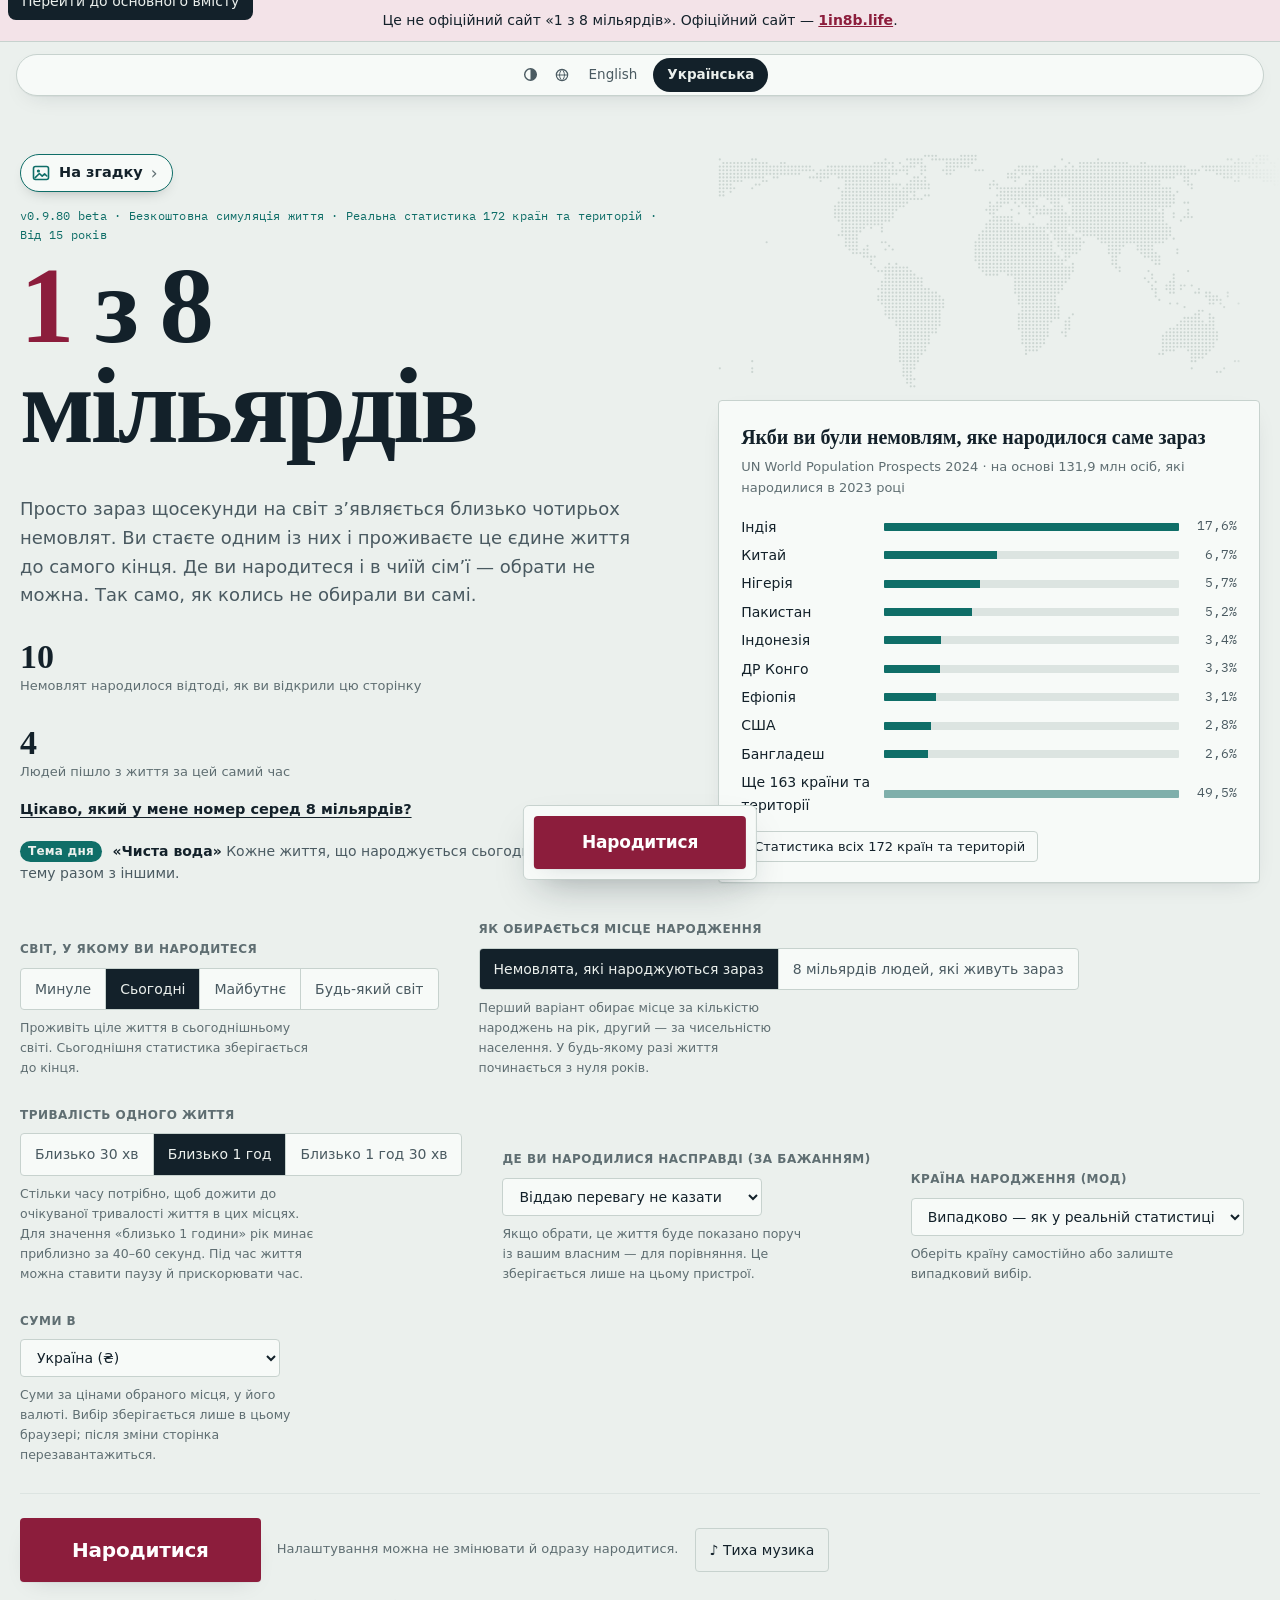
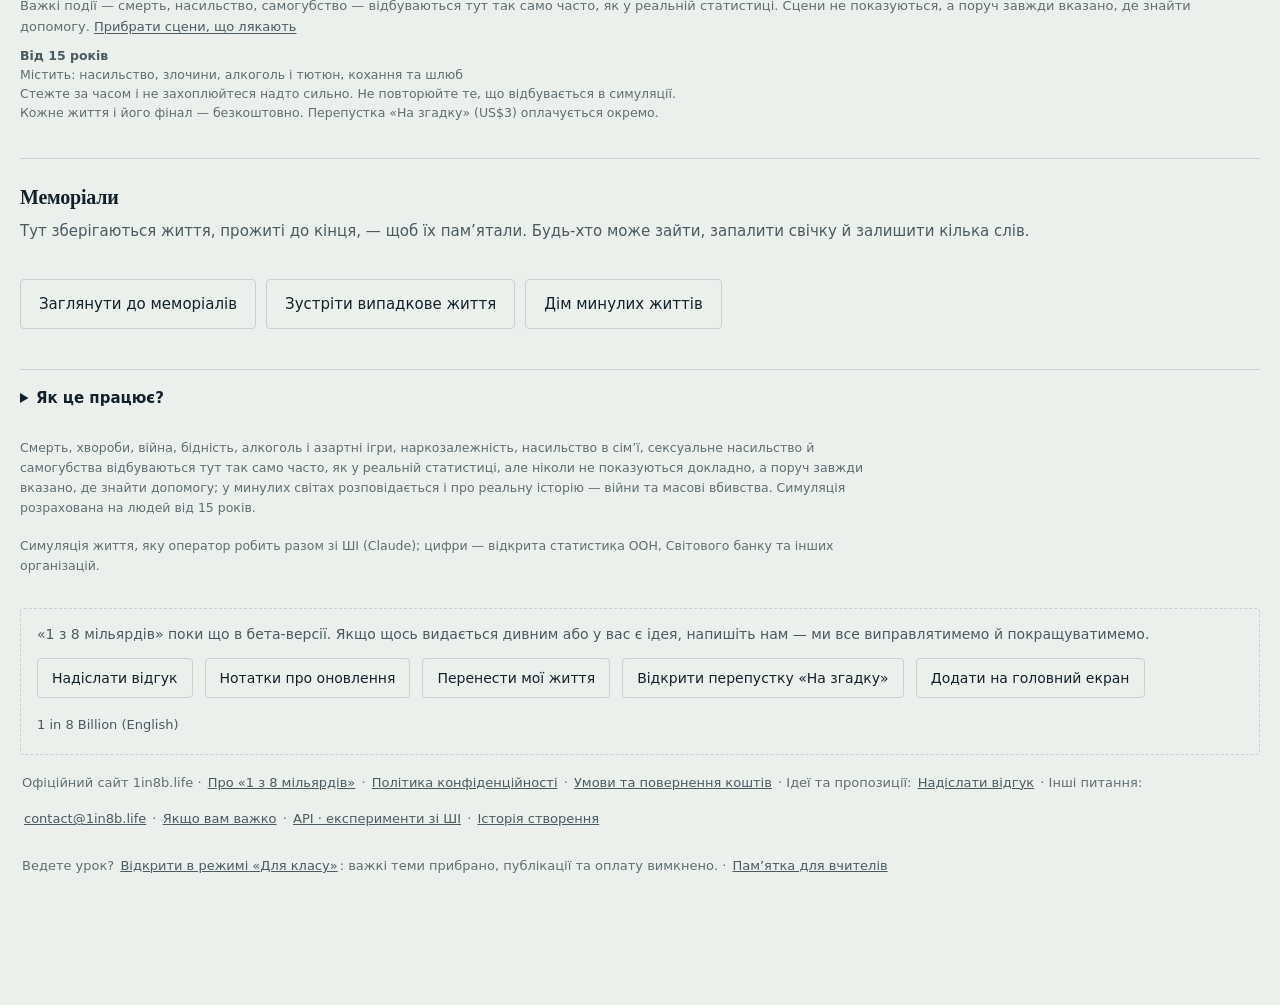
<file: uk/index.html>
<!doctype html>
<html lang="uk">
<head>
<meta charset="utf-8">
<meta name="viewport" content="width=device-width, initial-scale=1, viewport-fit=cover">
<meta name="description" content="Офіційний сайт «1 з 8 мільярдів» (1in8b). Безкоштовна гра-симуляція життя: народіться випадково одним із сьогоднішніх немовлят і проживіть ціле життя до кінця на основі реальних даних про 172 країни та території (ООН, ВООЗ, Світовий банк). Без реєстрації.">
<link rel="canonical" href="https://1in8b.life/uk/">
<link rel="alternate" hreflang="en" href="https://1in8b.life/en/">
<link rel="alternate" hreflang="ko" href="https://1in8b.life/ko/">
<link rel="alternate" hreflang="ja" href="https://1in8b.life/ja/">
<link rel="alternate" hreflang="zh-Hant" href="https://1in8b.life/zh/">
<link rel="alternate" hreflang="zh-Hans" href="https://1in8b.life/zh-hans/">
<link rel="alternate" hreflang="vi" href="https://1in8b.life/vi/">
<link rel="alternate" hreflang="fr" href="https://1in8b.life/fr/">
<link rel="alternate" hreflang="th" href="https://1in8b.life/th/">
<link rel="alternate" hreflang="es" href="https://1in8b.life/es/">
<link rel="alternate" hreflang="de" href="https://1in8b.life/de/">
<link rel="alternate" hreflang="pt" href="https://1in8b.life/pt/">
<link rel="alternate" hreflang="ru" href="https://1in8b.life/ru/">
<link rel="alternate" hreflang="tr" href="https://1in8b.life/tr/">
<link rel="alternate" hreflang="id" href="https://1in8b.life/id/">
<link rel="alternate" hreflang="it" href="https://1in8b.life/it/">
<link rel="alternate" hreflang="ar" href="https://1in8b.life/ar/">
<link rel="alternate" hreflang="fa" href="https://1in8b.life/fa/">
<link rel="alternate" hreflang="uk" href="https://1in8b.life/uk/">
<link rel="alternate" hreflang="pl" href="https://1in8b.life/pl/">
<link rel="alternate" hreflang="x-default" href="https://1in8b.life/en/">
<link rel="icon" href="/favicon.svg" type="image/svg+xml">
<meta name="theme-color" content="#8C1D3C">
<link rel="manifest" href="/uk/manifest.webmanifest">
<link rel="apple-touch-icon" href="/apple-touch-icon.png">
<meta name="apple-mobile-web-app-title" content="1 з 8 мільярдів">
<meta name="apple-mobile-web-app-capable" content="yes">
<meta name="mobile-web-app-capable" content="yes">
<meta name="apple-mobile-web-app-status-bar-style" content="default">
<meta property="og:type" content="website">
<meta property="og:site_name" content="1 з 8 мільярдів">
<meta property="og:url" content="https://1in8b.life/uk/">
<meta property="og:title" content="1 з 8 мільярдів · Ким ви народитеся?">
<meta property="og:description" content="Станьте одним із немовлят, які народжуються просто зараз, і проживіть усе його життя на основі реальних даних про 172 країни та території. Де ви народитеся?">
<meta property="og:image" content="https://1in8b.life/og-uk.png">
<meta property="og:image:width" content="1200">
<meta property="og:image:height" content="630">
<meta property="og:locale" content="uk_UA">
<meta property="og:locale:alternate" content="en_US">
<meta property="og:locale:alternate" content="ko_KR">
<meta property="og:locale:alternate" content="ja_JP">
<meta property="og:locale:alternate" content="zh_TW">
<meta property="og:locale:alternate" content="zh_CN">
<meta property="og:locale:alternate" content="vi_VN">
<meta property="og:locale:alternate" content="fr_FR">
<meta property="og:locale:alternate" content="th_TH">
<meta property="og:locale:alternate" content="es_LA">
<meta property="og:locale:alternate" content="de_DE">
<meta property="og:locale:alternate" content="pt_BR">
<meta property="og:locale:alternate" content="ru_RU">
<meta property="og:locale:alternate" content="tr_TR">
<meta property="og:locale:alternate" content="id_ID">
<meta property="og:locale:alternate" content="it_IT">
<meta property="og:locale:alternate" content="ar_AR">
<meta property="og:locale:alternate" content="fa_IR">
<meta property="og:locale:alternate" content="pl_PL">
<meta name="twitter:card" content="summary_large_image">
<meta name="twitter:title" content="1 з 8 мільярдів · Ким ви народитеся?">
<meta name="twitter:description" content="Станьте одним із немовлят, які народжуються просто зараз, і проживіть усе його життя на основі реальних даних про 172 країни та території. Де ви народитеся?">
<meta name="twitter:image" content="https://1in8b.life/og-uk.png">
<meta name="1in200m" content="4f1118d7677134e8">
<script type="application/ld+json">[{"@context": "https://schema.org", "@type": "WebSite", "name": "1 з 8 мільярдів", "alternateName": ["1 з 8 мільярдів", "1in8b", "1in8b.life", "1 in 8 Billion", "Один із восьми мільярдів", "1 з 8 мільярдів гра-симуляція життя", "80억 분의 1", "80億分の1", "80億分之1", "80亿分之1", "1 trong 8 tỷ", "1 sur 8 milliards", "1 ใน 8 พันล้าน", "1 entre 8 mil millones", "1 von 8 Milliarden", "1 em 8 bilhões", "1 из 8 миллиардов", "8 Milyarda 1", "1 dari 8 Miliar", "1 su 8 miliardi", "1 من 8 مليارات", "یک در هشت میلیارد", "1 na 8 miliardów"], "url": "https://1in8b.life/", "inLanguage": "uk", "publisher": {"@type": "Person", "name": "Jin's Earth", "url": "https://1in8b.life/", "sameAs": ["https://x.com/jins__earth"]}}, {"@context": "https://schema.org", "@type": "WebApplication", "name": "1 з 8 мільярдів", "url": "https://1in8b.life/uk/", "description": "Офіційний сайт «1 з 8 мільярдів» (1in8b). Безкоштовна гра-симуляція життя: народіться випадково одним із сьогоднішніх немовлят і проживіть ціле життя до кінця на основі реальних даних про 172 країни та території (ООН, ВООЗ, Світовий банк). Без реєстрації.", "applicationCategory": "EducationalApplication", "genre": "Симуляція життя", "operatingSystem": "Веб-браузер", "inLanguage": "uk", "isAccessibleForFree": true, "creator": {"@type": "Person", "name": "Jin's Earth", "url": "https://1in8b.life/", "sameAs": ["https://x.com/jins__earth"]}, "datePublished": "2026-10-05", "dateModified": "2026-11-09", "softwareVersion": "0.9.80", "subjectOf": {"@type": "AboutPage", "url": "https://1in8b.life/uk/about/"}, "offers": {"@type": "Offer", "price": "0", "priceCurrency": "USD"}}]</script>
<style>html,body{margin:0}:root{padding-top:env(safe-area-inset-top,0px);padding-bottom:env(safe-area-inset-bottom,0px)}img{max-width:100%}[hidden]{display:none!important}</style>
<title>1 з 8 мільярдів (1in8b, офіційний сайт) · Гра-симуляція життя · Народитися випадково й прожити єдине життя</title>

<link href="/fonts/fonts.css" rel="stylesheet">
<link href="/a/s.03d33c20f0.css" rel="stylesheet">
<style>
.hero h1 em { font-style: normal; color: var(--accent); }
</style>
</head>
<body>
<main id="app">
  <section id="intro">
    <a class="skip" href="#heroMain">Перейти до основного вмісту</a>
    <nav class="langsw" aria-label="Мова · Language"><svg viewBox="0 0 16 16" width="14" height="14" aria-hidden="true"><circle cx="8" cy="8" r="6.5" fill="none" stroke="currentColor" stroke-width="1.3"/><path d="M1.5 8h13M8 1.5c2 2 2.8 4.2 2.8 6.5S10 12.5 8 14.5M8 1.5C6 3.5 5.2 5.7 5.2 8S6 12.5 8 14.5" fill="none" stroke="currentColor" stroke-width="1.1"/></svg><button type="button" class="lsw-cur" id="lswBtn" aria-expanded="false" aria-controls="lswList"><svg viewBox="0 0 16 16" width="15" height="15" aria-hidden="true"><circle cx="8" cy="8" r="6.5" fill="none" stroke="currentColor" stroke-width="1.3"/><path d="M1.5 8h13M8 1.5c2 2 2.8 4.2 2.8 6.5S10 12.5 8 14.5M8 1.5C6 3.5 5.2 5.7 5.2 8S6 12.5 8 14.5" fill="none" stroke="currentColor" stroke-width="1.1"/></svg><span>Українська</span><span class="lsw-ar" aria-hidden="true">▾</span></button><span class="lsw-list" id="lswList"><a href="/en/" lang="en" hreflang="en" data-lang="en">English</a><a href="/ko/" lang="ko" hreflang="ko" data-lang="ko">한국어</a><a href="/ja/" lang="ja" hreflang="ja" data-lang="ja">日本語</a><a href="/zh/" lang="zh-Hant" hreflang="zh-Hant" data-lang="zh">繁體中文</a><a href="/zh-hans/" lang="zh-Hans" hreflang="zh-Hans" data-lang="zh-hans">简体中文</a><a href="/vi/" lang="vi" hreflang="vi" data-lang="vi">Tiếng Việt</a><a href="/fr/" lang="fr" hreflang="fr" data-lang="fr">Français</a><a href="/th/" lang="th" hreflang="th" data-lang="th">ไทย</a><a href="/es/" lang="es" hreflang="es" data-lang="es">Español</a><a href="/de/" lang="de" hreflang="de" data-lang="de">Deutsch</a><a href="/pt/" lang="pt" hreflang="pt" data-lang="pt">Português</a><a href="/ru/" lang="ru" hreflang="ru" data-lang="ru">Русский</a><a href="/tr/" lang="tr" hreflang="tr" data-lang="tr">Türkçe</a><a href="/id/" lang="id" hreflang="id" data-lang="id">Bahasa Indonesia</a><a href="/it/" lang="it" hreflang="it" data-lang="it">Italiano</a><a href="/ar/" lang="ar" hreflang="ar" data-lang="ar">العربية</a><a href="/fa/" lang="fa" hreflang="fa" data-lang="fa">فارسی</a><a href="/uk/" lang="uk" hreflang="uk" data-lang="uk" aria-current="page">Українська</a><a href="/pl/" lang="pl" hreflang="pl" data-lang="pl">Polski</a></span><button class="themebtn" id="themeBtn" type="button" aria-label="Світла чи темна тема: як на пристрої" title="Світла чи темна тема: як на пристрої"><span aria-hidden="true">◐</span></button></nav>
    <div class="tg-tip" id="tgTip" hidden></div>
    <div class="wrap">
    <div class="hero" id="heroMain" tabindex="-1">
      <div class="herotext">
        <a class="oa-chip" id="onAirChip" href="/ko/show/" data-air="[[&quot;2026-11-09T12:00:00.000Z&quot;,&quot;2026-11-14T09:03:00.000Z&quot;,1]]" hidden><i aria-hidden="true"></i><b>ON AIR</b><span class="oa-t">10 з 8 мільярдів</span><span class="oa-ar" aria-hidden="true">›</span></a>
        <button class="kd-btn" id="kdBtn" type="button" hidden><svg viewBox="0 0 20 20" width="20" height="20" aria-hidden="true"><rect x="2.5" y="3.5" width="15" height="13" rx="2" fill="none" stroke="currentColor" stroke-width="1.6"/><circle cx="7.4" cy="8" r="1.6" fill="currentColor"/><path d="M4.2 14.6l4.2-4.1 2.8 2.7 2.4-2.3 2.2 2.1" fill="none" stroke="currentColor" stroke-width="1.6" stroke-linejoin="round" stroke-linecap="round"/></svg><span class="kd-bt">На згадку</span><span class="kd-ar" aria-hidden="true">›</span></button>
        <div class="kicker"><span class="nw"><span id="verTag">v0.9.80 бета</span> ·</span> <span class="nw">Безкоштовна симуляція життя ·</span> <span class="nw">Реальна статистика 172 країн та територій ·</span> <span class="nw" id="ageTag">Від 15 років</span></div>
        <h1><em>1</em> з 8 мільярдів</h1>
        <p class="friendline" id="friendLine" hidden></p>
        <p class="memo-news" id="memoNews" role="status" hidden></p>
        <div class="a2-tip a2-top" id="a2Tip" hidden></div>
        <div class="apihint" id="apiHint" role="status" hidden></div>
        <p class="lede">Просто зараз щосекунди на світ з’являється близько чотирьох немовлят. Ви стаєте одним із них і проживаєте це єдине життя до самого кінця. Де ви народитеся і в чиїй сім’ї — обрати не можна. Так само, як колись не обирали ви самі.</p>
        <div class="counter" aria-live="off">
          <div><strong id="cBirth">0</strong><span>Немовлят народилося відтоді, як ви відкрили цю сторінку</span></div>
          <div><strong id="cDeath">0</strong><span>Людей пішло з життя за цей самий час</span></div>
        </div>
        <p class="nthjump" id="nthJump" hidden></p>
        <p class="tdband" id="tdBand" hidden></p>
        <p class="pastjump" id="pastJump" hidden><button type="button" class="lnk" id="pjPast">Переглянути минулі життя</button><span class="pj-dot" aria-hidden="true"> · </span><button type="button" class="lnk" id="pjVlg">Переглянути як село</button></p>
        <div class="tg-live" id="tgLive" hidden>
          <p class="tg-now"><i class="tg-dot" aria-hidden="true"></i><span id="tgSub"></span></p>
          <p class="tg-feed" id="tgFeed" aria-live="off"></p>
        </div>
        <div class="hero-memo" id="heroMemo" hidden>
          <p class="hm-t"><span>Життя, розміщені в меморіалі</span><button class="hm-all" id="heroMemoAll" type="button">Переглянути всі</button></p>
          <div class="hm-row" id="heroMemoRow"></div>
        </div>
      </div>
      <div class="heroside">
      <div class="tg-bg" id="tgBg"><canvas id="tgMap" role="img" aria-label="Карта світу: точками позначено країни та території, де зараз живуть люди з цієї симуляції"></canvas></div>
      <div class="odds">
        <h2 id="oddsTitle">Якби ви народилися просто зараз</h2>
        <p class="sub" id="oddsSub"></p>
        <div id="oddsList"></div>
        <a class="ghost sm oddsmore" href="/uk/c/">Статистика всіх 172 країн та територій</a>
      </div>
      </div>
    </div>

    <div class="community" id="community" hidden>
      <h2>Життя, якими поділилися</h2>
      <p class="cm-sub">Тут люди діляться прожитими життями і тим, що відчули. Ні імен, ні контактів — залишаються лише самі життя.</p>
      <div id="cmPrev"></div>
      <button class="ghost" id="cmOpen" hidden>Переглянути всі</button>
    </div>

    <div class="opts">
      <div class="optgroup">
        <span class="lbl">Світ, у якому ви народитеся</span>
        <div class="seg seg4" role="group" aria-label="Світ, у якому ви народитеся">
          <button data-era="past" aria-pressed="false">Минуле</button>
          <button data-era="now" aria-pressed="true">Сьогодні</button>
          <button data-era="future" aria-pressed="false">Майбутнє</button>
          <button data-era="any" aria-pressed="false">Будь-який світ</button>
        </div>
        <div class="erayr" id="eraYrRow" hidden><label for="eraYr">Рік народження</label><select id="eraYr" class="sel"></select></div>
        <span class="hint" id="eraHint">Усе життя минає в сьогоднішньому світі. Нинішня статистика діє до самого кінця.</span>
      </div>
      <div class="optgroup">
        <span class="lbl">Як обирається місце народження</span>
        <div class="seg" role="group" aria-label="Як обирається місце народження">
          <button data-mode="birth" aria-pressed="true">Новонароджені зараз</button>
          <button data-mode="pop" aria-pressed="false">8 мільярдів тих, хто живе зараз</button>
        </div>
        <span class="hint">Перший варіант обирає місце за кількістю народжень на рік, другий — за чисельністю населення. У будь-якому разі життя починається з нуля років.</span>
      </div>
      <div class="optgroup">
        <span class="lbl">Тривалість одного життя</span>
        <div class="seg" role="group" aria-label="Тривалість одного життя">
          <button data-pace="30" aria-pressed="false">Близько 30 хв</button>
          <button data-pace="60" aria-pressed="true">Близько 1 год</button>
          <button data-pace="90" aria-pressed="false">Близько 1 год 30 хв</button>
        </div>
        <span class="hint">Стільки часу потрібно, щоб дожити до очікуваної тривалості життя в цих місцях. Для значення «близько 1 години» рік минає приблизно за 40–60 секунд. Під час життя можна ставити паузу й прискорювати час.</span>
      </div>
      <div class="optgroup">
        <span class="lbl">Де ви народилися насправді (за бажанням)</span>
        <select id="homeSel" class="sel" aria-label="Де ви народилися насправді"></select>
        <span class="hint">Якщо обрати, це життя буде показано поруч із вашим власним — для порівняння. Це зберігається лише на цьому пристрої.</span>
      </div>
      <p class="unl-back" id="unlBack" hidden><button class="ghost sm" id="unlOn" type="button"></button></p>
      <div class="ctarow">
        <button class="cta" id="startBtn">Народитися</button>
        <span class="ctahint">Налаштування можна не змінювати й одразу народитися.</span>
        <button class="ghost musicbtn" data-music="1" aria-pressed="false">♪ Тиха музика</button><input type="range" class="vol" min="0" max="100" step="5" value="100" aria-label="Гучність музики" title="Гучність музики" hidden>
        <button class="ghost" id="resumeBtn" hidden>Продовжити</button>
      </div>
      <div class="introfoot" id="introFoot"><button class="ghost" id="resumeBtn2" hidden>Продовжити</button><button class="cta" id="startBtn2">Народитися</button></div>
      <div class="guard" id="guard" hidden></div>
    </div>
    <p class="warnline"><span id="heavy1">Важкі події — смерть, насильство, самогубство — відбуваються тут так само часто, як у реальній статистиці. Сцени не показуються, а поруч завжди вказано, де знайти допомогу.</span> <button type="button" class="lnk" id="softBtn2" aria-pressed="false">Прибрати страшні сцени</button></p>

    <div class="community memo-box" id="memoBox" hidden>
      <h2>Меморіали</h2>
      <p class="cm-sub">Тут зберігаються життя, прожиті до кінця, — щоб їх пам’ятали. Будь-хто може зайти, запалити свічку й залишити кілька слів.</p>
      <div class="memo-car"><button class="memo-car-b l" id="memoCarL" aria-label="Попередні меморіали" hidden>‹</button><div id="memoPrev" class="memo-row"></div><button class="memo-car-b r" id="memoCarR" aria-label="Наступні меморіали" hidden>›</button></div>
      <div class="memo-btns"><button class="ghost" id="memoOpen">Заглянути до меморіалів</button><button class="ghost" id="memoRand">Зустріти випадкове життя</button><button class="ghost" id="memoMineBtn">Мої меморіали</button></div>
    </div>

    <div class="pastlives" id="pastLives" hidden>
      <div class="panel">
        <h3><span>Минулі життя</span><span class="lbl" id="pastSum"></span></h3>
        <div class="pl-pass" id="pastPass" hidden></div>
        <div id="pastTop"></div>
        <div id="mygBox" hidden></div>
        <div id="pastShelfBox"></div>
        <div id="pastLook"></div>
        <div class="pl-head" id="pastHead" hidden><h4 class="pl-sec" id="pastHeadT"></h4><div class="pl-gk" id="pastGkBox" hidden></div></div>
        <ul class="pl-list" id="pastBody"></ul>
        <button class="ghost pl-more" id="pastMore" hidden>Показати ще минулі життя</button>
        <p class="pl-hint pl-hint-b" id="pastHint" hidden>Для 10 останніх життів кнопка «Переглянути знову» відкриває запис про смерть і картку, якою можна поділитися.</p>
        <div class="pl-mng" id="pastMng">
          <h4 class="pl-sec" id="pastMngT"></h4>
          <div class="pl-store" id="pastStoreBox"><p id="pastStore">Ваші життя зберігаються лише в цьому браузері.</p></div>
          <div class="lb-box" id="lbPast" data-lb hidden></div>
          <div class="pl-edit"><button class="ghost" id="moveBtn">Перенести мої життя</button><button class="ghost" id="pastEdit" aria-pressed="false">Навести лад у записах</button><button class="ghost" id="pastAll" hidden>Видалити все</button><p class="pl-hint" id="pastEditNote" hidden>Видалене життя повернути не можна. Життя, розміщене в меморіалі, залишається в меморіалі.</p></div>
          <p class="pl-hint" id="pastReal">«Минулі життя» — це змодельовані життя, які ви прожили в цьому браузері. Вони нічого не кажуть ні про справжнє минуле життя, ні про долю, ні про ваше майбутнє.</p>
        </div>
      </div>
    </div>

    <div class="morebox" id="moreBox" hidden>
    <div class="apibox storybox prbox" id="storyBox" hidden>
      <div class="pr-tx">
      <p class="kicker">Історія створення · Дві книжки</p>
      <h2>Як створювали «1 з 8 мільярдів»?</h2>
      <p class="cm-sub">Місяць, що почався з прохання на вісім рядків, описано у двох книжках. «Вісім рядків» з історією кожен може прочитати безкоштовно.</p>
      <p class="apigo"><a href="/uk/story/">Переглянути дві книжки</a><span class="arw" aria-hidden="true">→</span></p>
      </div>
      <div class="pr-cvs" aria-hidden="true"><div class="pr-cv cv-el"><span class="cv-t">Вісім рядків</span><svg class="cv-m" viewBox="0 0 100 46" aria-hidden="true"><g fill="#fff" fill-opacity=".3"><circle cx="3.0" cy="3.0" r="1.3"/><circle cx="10.4" cy="3.0" r="1.3"/><circle cx="17.8" cy="3.0" r="1.3"/><circle cx="25.2" cy="3.0" r="1.3"/><circle cx="32.6" cy="3.0" r="1.3"/><circle cx="40.0" cy="3.0" r="1.3"/><circle cx="47.4" cy="3.0" r="1.3"/><circle cx="54.8" cy="3.0" r="1.3"/><circle cx="62.2" cy="3.0" r="1.3"/><circle cx="69.6" cy="3.0" r="1.3"/><circle cx="77.0" cy="3.0" r="1.3"/><circle cx="84.4" cy="3.0" r="1.3"/><circle cx="91.8" cy="3.0" r="1.3"/><circle cx="3.0" cy="8.6" r="1.3"/><circle cx="10.4" cy="8.6" r="1.3"/><circle cx="17.8" cy="8.6" r="1.3"/><circle cx="25.2" cy="8.6" r="1.3"/><circle cx="32.6" cy="8.6" r="1.3"/><circle cx="40.0" cy="8.6" r="1.3"/><circle cx="47.4" cy="8.6" r="1.3"/><circle cx="54.8" cy="8.6" r="1.3"/><circle cx="62.2" cy="8.6" r="1.3"/><circle cx="69.6" cy="8.6" r="1.3"/><circle cx="77.0" cy="8.6" r="1.3"/><circle cx="3.0" cy="14.2" r="1.3"/><circle cx="10.4" cy="14.2" r="1.3"/><circle cx="17.8" cy="14.2" r="1.3"/><circle cx="25.2" cy="14.2" r="1.3"/><circle cx="32.6" cy="14.2" r="1.3"/><circle cx="40.0" cy="14.2" r="1.3"/><circle cx="47.4" cy="14.2" r="1.3"/><circle cx="54.8" cy="14.2" r="1.3"/><circle cx="62.2" cy="14.2" r="1.3"/><circle cx="69.6" cy="14.2" r="1.3"/><circle cx="77.0" cy="14.2" r="1.3"/><circle cx="84.4" cy="14.2" r="1.3"/><circle cx="91.8" cy="14.2" r="1.3"/><circle cx="3.0" cy="19.8" r="1.3"/><circle cx="10.4" cy="19.8" r="1.3"/><circle cx="17.8" cy="19.8" r="1.3"/><circle cx="25.2" cy="19.8" r="1.3"/><circle cx="32.6" cy="19.8" r="1.3"/><circle cx="40.0" cy="19.8" r="1.3"/><circle cx="47.4" cy="19.8" r="1.3"/><circle cx="54.8" cy="19.8" r="1.3"/><circle cx="62.2" cy="19.8" r="1.3"/><circle cx="69.6" cy="19.8" r="1.3"/><circle cx="77.0" cy="19.8" r="1.3"/><circle cx="84.4" cy="19.8" r="1.3"/><circle cx="3.0" cy="25.4" r="1.3"/><circle cx="10.4" cy="25.4" r="1.3"/><circle cx="17.8" cy="25.4" r="1.3"/><circle cx="25.2" cy="25.4" r="1.3"/><circle cx="32.6" cy="25.4" r="1.3"/><circle cx="40.0" cy="25.4" r="1.3"/><circle cx="47.4" cy="25.4" r="1.3"/><circle cx="54.8" cy="25.4" r="1.3"/><circle cx="69.6" cy="25.4" r="1.3"/><circle cx="77.0" cy="25.4" r="1.3"/><circle cx="84.4" cy="25.4" r="1.3"/><circle cx="91.8" cy="25.4" r="1.3"/><circle cx="3.0" cy="31.0" r="1.3"/><circle cx="10.4" cy="31.0" r="1.3"/><circle cx="17.8" cy="31.0" r="1.3"/><circle cx="25.2" cy="31.0" r="1.3"/><circle cx="32.6" cy="31.0" r="1.3"/><circle cx="40.0" cy="31.0" r="1.3"/><circle cx="47.4" cy="31.0" r="1.3"/><circle cx="54.8" cy="31.0" r="1.3"/><circle cx="62.2" cy="31.0" r="1.3"/><circle cx="3.0" cy="36.6" r="1.3"/><circle cx="10.4" cy="36.6" r="1.3"/><circle cx="17.8" cy="36.6" r="1.3"/><circle cx="25.2" cy="36.6" r="1.3"/><circle cx="32.6" cy="36.6" r="1.3"/><circle cx="40.0" cy="36.6" r="1.3"/><circle cx="47.4" cy="36.6" r="1.3"/><circle cx="54.8" cy="36.6" r="1.3"/><circle cx="62.2" cy="36.6" r="1.3"/><circle cx="69.6" cy="36.6" r="1.3"/><circle cx="77.0" cy="36.6" r="1.3"/><circle cx="84.4" cy="36.6" r="1.3"/><circle cx="3.0" cy="42.2" r="1.3"/><circle cx="10.4" cy="42.2" r="1.3"/><circle cx="17.8" cy="42.2" r="1.3"/><circle cx="25.2" cy="42.2" r="1.3"/><circle cx="32.6" cy="42.2" r="1.3"/><circle cx="40.0" cy="42.2" r="1.3"/></g><circle cx="62.2" cy="25.4" r="4.6" fill="#F1DDA4" fill-opacity=".2"/><circle cx="62.2" cy="25.4" r="2.5" fill="#E2C47E"/></svg></div><div class="pr-cv cv-ws"><span class="cv-t">Майстерня</span><svg class="cv-m" viewBox="0 0 100 46" aria-hidden="true"><g stroke="#fff" stroke-opacity=".12" stroke-width=".25" fill="none"><path d="M8.33 6V46"/><path d="M16.67 6V46"/><path d="M25.00 6V46"/><path d="M33.33 6V46"/><path d="M41.67 6V46"/><path d="M50.00 6V46"/><path d="M58.33 6V46"/><path d="M66.67 6V46"/><path d="M75.00 6V46"/><path d="M83.33 6V46"/><path d="M91.67 6V46"/><path d="M0 6H100"/><path d="M0 14H100"/><path d="M0 22H100"/><path d="M0 30H100"/><path d="M0 38H100"/><path d="M0 46H100"/></g><g stroke="#D8B46A" stroke-opacity=".6" stroke-width=".3"><path d="M0 0V3"/><path d="M2.5 0V1.6"/><path d="M5 0V1.6"/><path d="M7.5 0V1.6"/><path d="M10 0V3"/><path d="M12.5 0V1.6"/><path d="M15 0V1.6"/><path d="M17.5 0V1.6"/><path d="M20 0V3"/><path d="M22.5 0V1.6"/><path d="M25 0V1.6"/><path d="M27.5 0V1.6"/><path d="M30 0V3"/><path d="M32.5 0V1.6"/><path d="M35 0V1.6"/><path d="M37.5 0V1.6"/><path d="M40 0V3"/><path d="M42.5 0V1.6"/><path d="M45 0V1.6"/><path d="M47.5 0V1.6"/><path d="M50 0V3"/><path d="M52.5 0V1.6"/><path d="M55 0V1.6"/><path d="M57.5 0V1.6"/><path d="M60 0V3"/><path d="M62.5 0V1.6"/><path d="M65 0V1.6"/><path d="M67.5 0V1.6"/><path d="M70 0V3"/><path d="M72.5 0V1.6"/><path d="M75 0V1.6"/><path d="M77.5 0V1.6"/><path d="M80 0V3"/><path d="M82.5 0V1.6"/><path d="M85 0V1.6"/><path d="M87.5 0V1.6"/><path d="M90 0V3"/><path d="M92.5 0V1.6"/><path d="M95 0V1.6"/><path d="M97.5 0V1.6"/><path d="M100 0V3"/></g><g stroke="#D8B46A" stroke-width=".7" fill="none"><circle cx="28" cy="26" r="13"/><rect x="52" y="14" width="30" height="24"/></g><g stroke="#D8B46A" stroke-opacity=".6" stroke-width=".3" stroke-dasharray="1 1" fill="none"><path d="M10 26H46M28 8V44"/><path d="M28 6A20 20 0 0 1 48 26"/></g><circle cx="28" cy="26" r="4.6" fill="#F1DDA4" fill-opacity=".2"/><circle cx="28" cy="26" r="2.5" fill="#E2C47E"/></svg></div></div>
    </div>

    <div class="apibox prbox" id="apiBox" hidden>
      <div class="pr-tx">
      <p class="kicker"><span class="apinew">Нове · </span>1in8b Engine API</p>
      <h2>Цей світ — для вашого проєкту</h2>
      <p class="cm-sub">Рушій «1 з 8 мільярдів» можна використати для NPC у віртуальних світах, застосунків та інтерактивних історій, оцінювання ШІ та досліджень, а також для навчання й кампаній компаній та організацій. Програмувати не обов’язково: попросіть ШІ.</p>
      <div class="pr-code" dir="ltr" aria-hidden="true"><span class="pc-m">GET</span> /api/v1/life?country=KOR<br><span class="pc-k">200</span> {"lives":[{"who":{"born_in":"KOR",…}}]}</div>
      <p class="apigo"><a href="/uk/api/">API · експерименти зі ШІ</a><span class="arw" aria-hidden="true">→</span></p>
      </div>
    </div>
    </div>

    <div class="together" id="together" hidden>
      <h2>Люди в цій симуляції</h2>
      <p class="tg-where" id="tgWhere" hidden><span class="lbl">Де вони живуть зараз</span><span class="tg-list" id="tgList"></span></p>
      <div class="tg-tot" id="tgTot" hidden></div>
    </div>

    <details class="howfold">
      <summary>Як це працює?</summary>
    <div class="notes">
      <div><h3>Ті, хто народився тієї самої секунди</h3><p>Тієї самої секунди, коли народжуєтеся ви, по всьому світу народжуються й інші немовлята. Життя чотирьох із них минають до кінця за тією самою статистикою й показані поруч із вашим. Ніхто не обирав, де йому народитися.</p></div>
      <div><h3>Пауза</h3><p>У 5, 15, 30, 50 і 70 років час зупиняється й ставить одне запитання. Подумайте про життя цієї людини і про своє власне й, якщо хочете, залишіть один рядок. Наприкінці можна сказати цій людині кілька слів.</p></div>
      <div><h3>Що тут узято з реальних даних</h3><p>За 172 країнами та територіями: кількість народжень, очікувана тривалість життя за статтю, смертність немовлят і дітей до 5 років, ВВП на душу населення (ПКС), нерівність доходів, роки навчання, охоплення університетською освітою, зайнятість у сільському господарстві, народжуваність, материнська смертність, ВІЛ, рівень убивств, частка курців, власні витрати на охорону здоров’я, поширеність дитячих шлюбів і задоволеність життям. Вік смерті береться з таблиць смертності за країнами та територіями й за статтю, а причини смерті відповідають закономірностям глобальних оцінок здоров’я ВООЗ за регіонами та віком.</p></div>
    </div>
    <p class="fine" id="howNote">Якщо ухвалювати рішення втомлює, почніть життя й увімкніть режим «Авто» на верхній панелі (на телефоні — в меню ⋯), щоб просто спостерігати. Ви обираєте фокус на кожен рік і робите вибір, коли настає час рішень про навчання, роботу, кохання, переїзд в іншу країну чи лікування. Вибір змінює життя, але повністю піти від статистики місця народження важко. Сьогоднішній світ рахується за сьогоднішньою статистикою, минулий — за статистикою того року, майбутній — за прогнозами ООН та інших організацій. Дохід визначається розподілом доходів у країні (на основі індексу Джині), а суми показуються в доларах за паритетом купівельної спроможності (ПКС) і в гривнях за цінами України — так, як вони відчувалися б там. Самогубства теж трапляються починаючи з підліткового віку — так само часто, як у реальній статистиці, — але спосіб і причини не показуються.</p>
    </details>
    <p class="fine" id="heavyNote">Смерть, хвороби, війна, бідність, алкоголь і азартні ігри, наркозалежність, насильство в сім’ї, сексуальне насильство й самогубства відбуваються тут так само часто, як у реальній статистиці, але ніколи не показуються докладно, а поруч завжди вказано, де знайти допомогу; у минулих світах розповідається і про реальну історію — війни та масові вбивства. Симуляція розрахована на людей від 15 років.</p>
    <p class="fine" id="aiNote">Симуляція життя, яку оператор робить разом зі ШІ (Claude); цифри — відкрита статистика ООН, Світового банку та інших організацій.</p>

    <div class="betabar">
      <span>«1 з 8 мільярдів» поки що в бета-версії. Якщо щось видається дивним або у вас є ідея, напишіть нам — ми все виправлятимемо й покращуватимемо.</span>
      <span class="ctarow"><button class="ghost" data-fb="1">Надіслати відгук</button><button class="ghost" id="clBtn">Нотатки про оновлення</button><button class="ghost" id="moveBtn2">Перенести мої життя</button><button class="ghost" id="keepOpen" hidden>Відкрити перепустку «На згадку»</button><button class="ghost" id="a2Btn">Додати на головний екран</button></span>
      <p class="edlinks"><a href="/en/" hreflang="en" lang="en" dir="auto" data-lang="en">1 in 8 Billion (English)</a><a href="/ko/" hreflang="ko" lang="ko" dir="auto" data-lang="ko">80억 분의 1 (한국어)</a><a href="/ja/" hreflang="ja" lang="ja" dir="auto" data-lang="ja">80億分の1（日本語）</a><a href="/zh/" hreflang="zh-Hant" lang="zh-Hant" dir="auto" data-lang="zh">80億分之1（繁體中文）</a><a href="/zh-hans/" hreflang="zh-Hans" lang="zh-Hans" dir="auto" data-lang="zh-hans">80亿分之1（简体中文）</a><a href="/vi/" hreflang="vi" lang="vi" dir="auto" data-lang="vi">1 trong 8 tỷ (Tiếng Việt)</a><a href="/fr/" hreflang="fr" lang="fr" dir="auto" data-lang="fr">1 sur 8 milliards (Français)</a><a href="/th/" hreflang="th" lang="th" dir="auto" data-lang="th">1 ใน 8 พันล้าน (ไทย)</a><a href="/es/" hreflang="es" lang="es" dir="auto" data-lang="es">1 entre 8 mil millones (Español)</a><a href="/de/" hreflang="de" lang="de" dir="auto" data-lang="de">1 von 8 Milliarden (Deutsch)</a><a href="/pt/" hreflang="pt" lang="pt" dir="auto" data-lang="pt">1 em 8 bilhões (Português)</a><a href="/ru/" hreflang="ru" lang="ru" dir="auto" data-lang="ru">1 из 8 миллиардов (Русский)</a><a href="/tr/" hreflang="tr" lang="tr" dir="auto" data-lang="tr">8 Milyarda 1 (Türkçe)</a><a href="/id/" hreflang="id" lang="id" dir="auto" data-lang="id">1 dari 8 Miliar (Bahasa Indonesia)</a><a href="/it/" hreflang="it" lang="it" dir="auto" data-lang="it">1 su 8 miliardi (Italiano)</a><a href="/ar/" hreflang="ar" lang="ar" dir="auto" data-lang="ar">1 من 8 مليارات (العربية)</a><a href="/fa/" hreflang="fa" lang="fa" dir="auto" data-lang="fa">یک در هشت میلیارد (فارسی)</a><a href="/pl/" hreflang="pl" lang="pl" dir="auto" data-lang="pl">1 na 8 miliardów (Polski)</a></p>
    </div>
    <p class="legal"><span class="nw">Офіційний сайт 1in8b.life</span> · <a href="/uk/about/">Про «1 з 8 мільярдів»</a> · <a href="/uk/privacy/">Політика конфіденційності</a> · <a href="/uk/terms/">Умови та повернення коштів</a> · <span class="fbin">Ідеї та пропозиції: <button class="lnk" data-fb="1">Надіслати відгук</button> · </span>Інші питання: <a href="mailto:contact@1in8b.life">contact@1in8b.life</a> · <button class="lnk" data-care="1">Якщо вам важко</button><span id="apiLnk" hidden> · <a href="/uk/api/">API · експерименти зі ШІ</a></span><span id="bkLnk" hidden> · <a href="/uk/story/">Історія створення</a></span></p>
    <p class="legal edulnk" id="eduLnk">Ведете урок? <a href="?edu=1">Відкрити в режимі «Для класу»</a>: важкі теми прибрано, публікації та оплату вимкнено. · <a href="/uk/edu/">Пам’ятка для вчителів</a></p>
    </div>
  </section>

  <section id="roll" class="wrap" hidden>
    <div class="roller" id="roller">
      <div class="lbl">Визначається місце народження</div>
      <div class="country" id="rollName" aria-live="polite"></div>
      <div class="meta" id="rollMeta"></div>
    </div>
    <div class="certapi" id="certApi" hidden></div>
    <div class="cert" id="cert" hidden>
      <div class="band"><b>Реєстрація народження</b><span id="certNo"></span></div>
      <div class="body">
        <div class="guilloche" id="certG" aria-hidden="true"></div>
        <div class="lbl">Ім’я</div>
        <h2 id="certName" aria-level="1"></h2>
        <p class="story" id="certStory"></p>
        <p class="certpace" id="certPace"></p>
        <div class="fields" id="certFields"></div>
        <figure class="certmap" id="certMapF" hidden><canvas id="certMap" aria-hidden="true"></canvas><figcaption id="certMapC"></figcaption></figure>
        <div class="odds-line" id="certOdds"></div>
        <div class="eduhome" id="certEduHome" hidden></div>
        <div class="homecmp" id="certHome" hidden></div>
        <div class="certcomps" id="certComps"></div>
      </div>
      <div class="foot"><button class="ghost" id="certCardBtn">Поділитися карткою народження</button><button class="cta" id="beginBtn">Почати це життя</button></div>
    </div>
  </section>

  <section id="lifeview" hidden>
    <h1 class="vh" id="lifeH1"></h1>
    <header class="topbar">
      <div class="wrap">
        <div class="brand"><em>1</em> з 8 мільярдів</div>
        <div class="agebox">
          <div class="age" id="ageNum">0<small> р.</small></div>
          <div class="yr"><span class="t" id="ageYear"></span><div class="prog" aria-hidden="true"><i id="prog"></i></div></div>
        </div>
        <div class="speed" role="group" aria-label="Керування часом">
          <button id="pauseBtn" aria-pressed="false" aria-label="Пауза">❚❚<span class="pzl"> Пауза</span></button>
          <span class="sps" id="spSet">
            <button data-speed="1">1<span class="x">×</span></button>
            <button data-speed="2">2<span class="x">×</span></button>
            <button data-speed="4">4<span class="x">×</span></button>
            <button data-speed="8">8<span class="x">×</span></button>
            <button data-speed="12">12<span class="x">×</span></button>
            <button data-speed="16">16<span class="x">×</span></button>
          </span>
          <p class="speedhint" id="speedHint" role="status" hidden></p>
          <button class="ff" id="ffBtn" aria-pressed="false" aria-label="До наступного рішення"><span class="fftx">До наступного рішення</span><span class="ffsh">Далі</span> »</button>
          <button class="ff morebtn" id="moreBtn" aria-expanded="false" aria-controls="moreMenu" aria-label="Ще">⋯</button>
          <div class="more" id="moreMenu">
            <span class="mg"><button class="ff mo" id="goFam">Сім’я та життя</button><button class="ff mo" id="goShop">Витрати та інвестиції</button></span>
            <span class="mg"><button class="ff" id="autoBtn" aria-pressed="false" title="Довірити рішення автоматиці й просто спостерігати">Режим «Авто»</button><button class="ff" id="leanBtn" type="button" aria-pressed="false" hidden></button><button class="ff mo" id="autoHideBtn" type="button" aria-pressed="false" hidden></button>
            <button class="ff" data-music="1" aria-pressed="false" title="Тиха фонова музика">♪ Музика</button><input type="range" class="vol" min="0" max="100" step="5" value="100" aria-label="Гучність музики" title="Гучність музики" hidden>
            <button class="ff" id="pauseQ" type="button" aria-haspopup="dialog" title="Записати думку про цей рік або ввімкнути й вимкнути паузи у 5, 15, 30, 50 і 70 років">✎ Думка</button>
            <button class="ff themebtn2" id="themeBtn2" type="button">◐ Світла / темна</button></span>
            <span class="mg"><span class="m2w"><button class="ff morebtn2" id="moreBtn2" type="button" aria-expanded="false" aria-controls="moreMenu2" aria-label="Ще">⋯</button><span class="more2" id="moreMenu2"><button class="ff" id="softBtn" aria-pressed="false" title="Не допускає таких страшних сцен, як самогубство, сексуальне насильство, наркотики й насильство">Прибрати страшні сцени</button><button class="ff" id="careBtn">Якщо вам важко</button></span></span>
            <button class="ff" data-fb="1">Надіслати відгук</button>
            <button class="ff" id="quitBtn">Вийти</button></span>
          </div>
        </div>
      </div>
    </header>
    <div class="wrap life">
      <div class="col">
        <div class="panel idcard p-id">
          <div class="guilloche" id="idG" aria-hidden="true"></div>
          <div class="top" id="idTop"></div>
          <div class="in">
            <div class="portrait" id="portrait"></div>
            <div style="min-width:0"><div class="nm" id="idName"></div><dl id="idDl"></dl></div>
          </div>
          <div class="mrz" id="mrz"></div>
        </div>
        <div class="panel p-stats">
          <h3><span>Стан</span><span class="lbl" dir="ltr">0–100</span></h3>
          <div id="statBars"></div>
          <details class="stathelp"><summary>Що означають ці показники?</summary><ul>
            <li><b>Здоров’я</b> Впливає на ризик померти й на те, чи зможете ви й далі працювати. Зростає від занять спортом, обстежень і догляду за собою, а з віком знижується.</li>
            <li><b>Щастя</b> Наскільки ви задоволені життям. На нього впливають дохід, сім’я й друзі, здоров’я та борги.</li>
            <li><b>Знання</b> Впливають на вступні іспити, пропозиції роботи та першу зарплату. Достаток сім’ї та школи там, де ви живете, важать більше, а коли показник перевищує приблизно 70, його подальше зростання майже нічого не змінює.</li>
            <li><b>Стосунки</b> Ваші зв’язки з сім’єю та друзями. Вони впливають на шлюби та їхні кризи, розмови з дітьми, імовірність цькування в школі та самотність у старості.</li>
          </ul><p>Високі значення лише підвищують шанси й нічого не вирішують наперед. Як і в справжньому житті, свою роль відіграють удача й обставини.</p></details>
          <div class="money" id="money"></div>
          <div class="spend" id="spend" hidden></div>
          <details class="stathelp" id="moneyHelp" hidden></details>
        </div>
        <div class="panel p-fam">
          <h3><span>Сім’я та життя</span></h3>
          <div class="fam" id="fam"></div>
        </div>
      </div>
      <div class="col">
        <div class="panel p-scene"><div class="scene" id="scene" role="img" aria-label="Це життя просто зараз"></div><p class="scenecap" id="sceneCap"></p></div>
        <div class="minibar" id="miniBar" role="group" aria-label="Стан і фокус цього року">
          <div class="mb-st" id="mbSt"></div>
          <button type="button" class="mb-fo" id="mbFo" aria-expanded="false" aria-controls="mbPick"><span class="mb-fl">Фокус</span><b id="mbFoN"></b><span class="mb-ar" aria-hidden="true">▾</span></button>
          <button type="button" class="mb-sh" id="mbShop" aria-label="Витрати та інвестиції">Витрати</button>
          <div class="mb-pick chips" id="mbPick" hidden></div>
        </div>
        <div class="panel p-focus">
          <h3><span>Фокус цього року</span><span class="lbl" id="focusLbl">Можна змінити будь-коли</span></h3>
          <div class="status" id="status"></div>
          <p class="fohint" id="focusHint" role="status" hidden></p>
          <div class="chips" id="focusChips"></div>
        </div>
        <div class="panel p-feed">
          <h3><span>Запис про життя</span><span class="lbl">Спочатку нові · <span class="sth">натисніть на рядок, щоб позначити ☆</span></span></h3>
          <div class="feedmoney" id="feedMoney" hidden></div>
          <p class="tgline" id="tgLine" hidden></p>
          <ul class="feed" id="feed" aria-live="polite"></ul>
          <button type="button" class="ghost sm feedmore" id="feedMore" aria-expanded="false" hidden>Показати попередні записи</button>
        </div>
      </div>
      <div class="col col3">
        <div class="panel p-comps">
          <h3><span>Ті, хто народився тієї самої секунди</span><span class="lbl">У цьому ж віці</span></h3>
          <ul class="comps" id="compList"></ul>
        </div>
        <div class="panel p-grid">
          <h3><span>Карта життя</span><span class="lbl">1 клітинка = 1 рік</span></h3>
          <div class="grid10" id="grid"></div>
          <div class="gridkey" id="gridKey"></div>
        </div>
        <div class="panel p-chart">
          <h3><span>Крива виживання</span><span class="lbl">Частка тих, хто дожив, серед народжених того самого року</span></h3>
          <div class="chart" id="chart"></div>
          <div class="legend" id="chartLegend"></div>
        </div>
        <div class="panel stats p-cty">
          <h3><span id="ctyTitle"></span><button class="ghost" id="ctySwitch" style="padding:4px 10px;font-size:12px" hidden></button></h3>
          <p class="ctylg" id="ctyLang" hidden></p>
          <dl id="ctyDl"></dl>
          <div class="src">Джерела: ООН World Population Prospects 2024, UN IGME, Світовий банк (WDI), ВООЗ (материнська смертність, куріння, витрати на охорону здоров’я; причини смерті з глобальних оцінок здоров’я 2021; забруднення повітря й побутове паливо), ЮНЕСКО (UIS), ПРООН (HDR), МОП, ЮНЕЙДС, Управління ООН з наркотиків і злочинності (UNODC), ЮНІСЕФ, продовольчі баланси ФАО, World Happiness Report 2024 (здебільшого через Our World in Data), землетруси — NOAA NCEI (у зведенні Live Atlas, liveatlas.earth); для минулих і майбутніх світів також використано ООН World Population Prospects 2024 і World Urbanization Prospects 2018, Maddison Project 2020, UCDP/PRIO, Lee-Lee 2016 та ціни на житло ОЕСР. Частину даних про смертність у ДТП і про дитячі шлюби, а також пропущені значення оцінено за регіональними середніми та подібними методами. Використано дані Світового банку, ВООЗ, ФАО, ОЕСР, Our World in Data, Maddison, UCDP та Live Atlas (CC BY 4.0), ООН (CC BY 3.0 IGO) і NOAA (суспільне надбання) в адаптованому вигляді.</div>
        </div>
      </div>
    </div>
  </section>

  <section id="dead" class="wrap" hidden></section>
  <section id="lab" class="wrap" hidden></section>
</main>
<div id="modal" class="scrim" hidden></div>
<div class="decpeek" id="decPeek" role="region" aria-label="Рішення, що чекає" hidden><span class="dp-t"><b>На вас чекає рішення</b><small id="decPeekT"></small></span><button type="button" class="cta" id="decOpen">Відкрити знову</button></div>
<button type="button" class="totop" id="toTop"><span aria-hidden="true">↑</span> Угору</button>
<div class="unlivedc" id="unlivedC" hidden aria-hidden="true"></div>
<button type="button" class="unlived" id="unlived" hidden></button>
<div id="tip" class="tip" hidden></div>
<div id="sheet" class="scrim" hidden></div>
<div id="toast" class="toast" role="status" aria-live="polite" hidden></div>
<script src="/a/uk.608794a572.js"></script><link rel="stylesheet" href="/mod/mod.css"><script src="/mod/core.js"></script><script src="/mod/laws.js"></script><script src="/mod/vices.js"></script><script src="/mod/kid.js"></script><script src="/mod/circ.js"></script><script src="/mod/schiz.js"></script><script src="/mod/congenital.js"></script><script src="/mod/ending.js"></script>

</body>
</html>
</file>
<file: fonts/fonts.css>
/* self-hosted fonts (tools/self_fonts.py); SIL Open Font License 1.1, see the LICENSE files here */
@font-face { font-family: 'Hahmlet'; font-style: normal; font-display: swap; font-weight: 500; src: url(/fonts/hahmlet-2-500-normal.woff2) format('woff2'); unicode-range: U+d723-d728,U+d72a-d733,U+d735-d748,U+d74a-d74f,U+d752-d753,U+d755-d757,U+d75a-d75f,U+d762-d764,U+d766-d768,U+d76a-d76b,U+d76d-d76f,U+d771-d787,U+d789-d78b,U+d78d-d78f,U+d791-d797,U+d79a,U+d79c,U+d79e-d7a3,U+f900-f909,U+f90b-f92e; }
@font-face { font-family: 'Hahmlet'; font-style: normal; font-display: swap; font-weight: 500; src: url(/fonts/hahmlet-3-500-normal.woff2) format('woff2'); unicode-range: U+d679-d68b,U+d68e-d69e,U+d6a0,U+d6a2-d6a7,U+d6a9-d6c3,U+d6c6-d6c7,U+d6c9-d6cb,U+d6cd-d6d3,U+d6d5-d6d6,U+d6d8-d6e3,U+d6e5-d6e7,U+d6e9-d6fb,U+d6fd-d717,U+d719-d71f,U+d721-d722; }
@font-face { font-family: 'Hahmlet'; font-style: normal; font-display: swap; font-weight: 500; src: url(/fonts/hahmlet-4-500-normal.woff2) format('woff2'); unicode-range: U+d5bc-d5c7,U+d5ca-d5cb,U+d5cd-d5cf,U+d5d1-d5d7,U+d5d9-d5da,U+d5dc,U+d5de-d5e3,U+d5e6-d5e7,U+d5e9-d5eb,U+d5ed-d5f6,U+d5f8,U+d5fa-d5ff,U+d602-d603,U+d605-d607,U+d609-d60f,U+d612-d613,U+d616-d61b,U+d61d-d637,U+d63a-d63b,U+d63d-d63f,U+d641-d647,U+d64a-d64c,U+d64e-d653,U+d656-d657,U+d659-d65b,U+d65d-d666,U+d668,U+d66a-d678; }
@font-face { font-family: 'Hahmlet'; font-style: normal; font-display: swap; font-weight: 500; src: url(/fonts/hahmlet-5-500-normal.woff2) format('woff2'); unicode-range: U+d507,U+d509-d50b,U+d50d-d513,U+d515-d53b,U+d53e-d53f,U+d541-d543,U+d545-d54c,U+d54e,U+d550,U+d552-d557,U+d55a-d55b,U+d55d-d55f,U+d561-d564,U+d566-d567,U+d56a,U+d56c,U+d56e-d573,U+d576-d577,U+d579-d583,U+d585-d586,U+d58a-d5a4,U+d5a6-d5bb; }
@font-face { font-family: 'Hahmlet'; font-style: normal; font-display: swap; font-weight: 500; src: url(/fonts/hahmlet-6-500-normal.woff2) format('woff2'); unicode-range: U+d464-d477,U+d47a-d47b,U+d47d-d47f,U+d481-d487,U+d489-d48a,U+d48c,U+d48e-d4e7,U+d4e9-d503,U+d505-d506; }
@font-face { font-family: 'Hahmlet'; font-style: normal; font-display: swap; font-weight: 500; src: url(/fonts/hahmlet-7-500-normal.woff2) format('woff2'); unicode-range: U+d3bf-d3c7,U+d3ca-d3cf,U+d3d1-d3eb,U+d3ee-d3ef,U+d3f1-d3f3,U+d3f5-d3fb,U+d3fd-d400,U+d402-d45b,U+d45d-d463; }
@font-face { font-family: 'Hahmlet'; font-style: normal; font-display: swap; font-weight: 500; src: url(/fonts/hahmlet-8-500-normal.woff2) format('woff2'); unicode-range: U+d2ff,U+d302-d304,U+d306-d30b,U+d30f,U+d311-d313,U+d315-d31b,U+d31e,U+d322-d324,U+d326-d327,U+d32a-d32b,U+d32d-d32f,U+d331-d337,U+d339-d33c,U+d33e-d37b,U+d37e-d37f,U+d381-d383,U+d385-d38b,U+d38e-d390,U+d392-d397,U+d39a-d39b,U+d39d-d39f,U+d3a1-d3a7,U+d3a9-d3aa,U+d3ac,U+d3ae-d3b3,U+d3b5-d3b7,U+d3b9-d3bb,U+d3bd-d3be; }
@font-face { font-family: 'Hahmlet'; font-style: normal; font-display: swap; font-weight: 500; src: url(/fonts/hahmlet-9-500-normal.woff2) format('woff2'); unicode-range: U+d257-d27f,U+d281-d29b,U+d29d-d29f,U+d2a1-d2ab,U+d2ad-d2b7,U+d2ba-d2bb,U+d2bd-d2bf,U+d2c1-d2c7,U+d2c9-d2ef,U+d2f2-d2f3,U+d2f5-d2f7,U+d2f9-d2fe; }
@font-face { font-family: 'Hahmlet'; font-style: normal; font-display: swap; font-weight: 500; src: url(/fonts/hahmlet-10-500-normal.woff2) format('woff2'); unicode-range: U+d1b4,U+d1b6-d1f3,U+d1f5-d22b,U+d22e-d22f,U+d231-d233,U+d235-d23b,U+d23d-d240,U+d242-d256; }
@font-face { font-family: 'Hahmlet'; font-style: normal; font-display: swap; font-weight: 500; src: url(/fonts/hahmlet-11-500-normal.woff2) format('woff2'); unicode-range: U+d105-d12f,U+d132-d133,U+d135-d137,U+d139-d13f,U+d141-d142,U+d144,U+d146-d14b,U+d14e-d14f,U+d151-d153,U+d155-d15b,U+d15e-d187,U+d189-d19f,U+d1a2-d1a3,U+d1a5-d1a7,U+d1a9-d1af,U+d1b2-d1b3; }
@font-face { font-family: 'Hahmlet'; font-style: normal; font-display: swap; font-weight: 500; src: url(/fonts/hahmlet-12-500-normal.woff2) format('woff2'); unicode-range: U+d04b-d04f,U+d051-d057,U+d059-d06b,U+d06d-d06f,U+d071-d073,U+d075-d07b,U+d07e-d0a3,U+d0a6-d0a7,U+d0a9-d0ab,U+d0ad-d0b3,U+d0b6,U+d0b8,U+d0ba-d0bf,U+d0c2-d0c3,U+d0c5-d0c7,U+d0c9-d0cf,U+d0d2,U+d0d6-d0db,U+d0de-d0df,U+d0e1-d0e3,U+d0e5-d0eb,U+d0ee-d0f0,U+d0f2-d104; }
@font-face { font-family: 'Hahmlet'; font-style: normal; font-display: swap; font-weight: 500; src: url(/fonts/hahmlet-13-500-normal.woff2) format('woff2'); unicode-range: U+cfa2-cfc3,U+cfc5-cfdf,U+cfe2-cfe3,U+cfe5-cfe7,U+cfe9-cff4,U+cff6-cffb,U+cffd-cfff,U+d001-d003,U+d005-d017,U+d019-d033,U+d036-d037,U+d039-d03b,U+d03d-d04a; }
@font-face { font-family: 'Hahmlet'; font-style: normal; font-display: swap; font-weight: 500; src: url(/fonts/hahmlet-14-500-normal.woff2) format('woff2'); unicode-range: U+cef0-cef3,U+cef6,U+cef9-ceff,U+cf01-cf03,U+cf05-cf07,U+cf09-cf0f,U+cf11-cf12,U+cf14-cf1b,U+cf1d-cf1f,U+cf21-cf2f,U+cf31-cf53,U+cf56-cf57,U+cf59-cf5b,U+cf5d-cf63,U+cf66,U+cf68,U+cf6a-cf6f,U+cf71-cf84,U+cf86-cf8b,U+cf8d-cfa1; }
@font-face { font-family: 'Hahmlet'; font-style: normal; font-display: swap; font-weight: 500; src: url(/fonts/hahmlet-15-500-normal.woff2) format('woff2'); unicode-range: U+ce3c-ce57,U+ce5a-ce5b,U+ce5d-ce5f,U+ce61-ce67,U+ce6a,U+ce6c,U+ce6e-ce73,U+ce76-ce77,U+ce79-ce7b,U+ce7d-ce83,U+ce85-ce88,U+ce8a-ce8f,U+ce91-ce93,U+ce95-ce97,U+ce99-ce9f,U+cea2,U+cea4-ceab,U+cead-cee3,U+cee6-cee7,U+cee9-ceeb,U+ceed-ceef; }
@font-face { font-family: 'Hahmlet'; font-style: normal; font-display: swap; font-weight: 500; src: url(/fonts/hahmlet-16-500-normal.woff2) format('woff2'); unicode-range: U+cd92-cd93,U+cd96-cd97,U+cd99-cd9b,U+cd9d-cda3,U+cda6-cda8,U+cdaa-cdaf,U+cdb1-cdc3,U+cdc5-cdcb,U+cdcd-cde7,U+cde9-ce03,U+ce05-ce1f,U+ce22-ce34,U+ce36-ce3b; }
@font-face { font-family: 'Hahmlet'; font-style: normal; font-display: swap; font-weight: 500; src: url(/fonts/hahmlet-17-500-normal.woff2) format('woff2'); unicode-range: U+ccef-cd07,U+cd0a-cd0b,U+cd0d-cd1a,U+cd1c,U+cd1e-cd2b,U+cd2d-cd5b,U+cd5d-cd77,U+cd79-cd91; }
@font-face { font-family: 'Hahmlet'; font-style: normal; font-display: swap; font-weight: 500; src: url(/fonts/hahmlet-18-500-normal.woff2) format('woff2'); unicode-range: U+cc3f-cc43,U+cc46-cc47,U+cc49-cc4b,U+cc4d-cc53,U+cc55-cc58,U+cc5a-cc5f,U+cc61-cc97,U+cc9a-cc9b,U+cc9d-cc9f,U+cca1-cca7,U+ccaa,U+ccac,U+ccae-ccb3,U+ccb6-ccb7,U+ccb9-ccbb,U+ccbd-cccf,U+ccd1-cce3,U+cce5-ccee; }
@font-face { font-family: 'Hahmlet'; font-style: normal; font-display: swap; font-weight: 500; src: url(/fonts/hahmlet-19-500-normal.woff2) format('woff2'); unicode-range: U+cb91-cbd3,U+cbd5-cbe3,U+cbe5-cc0b,U+cc0e-cc0f,U+cc11-cc13,U+cc15-cc1b,U+cc1d-cc20,U+cc23-cc27,U+cc2a-cc2b,U+cc2d,U+cc2f,U+cc31-cc37,U+cc3a,U+cc3c; }
@font-face { font-family: 'Hahmlet'; font-style: normal; font-display: swap; font-weight: 500; src: url(/fonts/hahmlet-20-500-normal.woff2) format('woff2'); unicode-range: U+caf4-cb47,U+cb4a-cb90; }
@font-face { font-family: 'Hahmlet'; font-style: normal; font-display: swap; font-weight: 500; src: url(/fonts/hahmlet-21-500-normal.woff2) format('woff2'); unicode-range: U+ca4a-ca4b,U+ca4e-ca4f,U+ca51-ca53,U+ca55-ca5b,U+ca5d-ca60,U+ca62-ca83,U+ca85-cabb,U+cabe-cabf,U+cac1-cac3,U+cac5-cacb,U+cacd-cad0,U+cad2,U+cad4-cad8,U+cada-caf3; }
@font-face { font-family: 'Hahmlet'; font-style: normal; font-display: swap; font-weight: 500; src: url(/fonts/hahmlet-22-500-normal.woff2) format('woff2'); unicode-range: U+c996-c997,U+c99a-c99c,U+c99e-c9bf,U+c9c2-c9c3,U+c9c5-c9c7,U+c9c9-c9cf,U+c9d2,U+c9d4,U+c9d7-c9d8,U+c9db,U+c9de-c9df,U+c9e1-c9e3,U+c9e5-c9e6,U+c9e8-c9eb,U+c9ee-c9f0,U+c9f2-c9f7,U+c9f9-ca0b,U+ca0d-ca28,U+ca2a-ca49; }
@font-face { font-family: 'Hahmlet'; font-style: normal; font-display: swap; font-weight: 500; src: url(/fonts/hahmlet-23-500-normal.woff2) format('woff2'); unicode-range: U+c8e9-c8f4,U+c8f6-c8fb,U+c8fe-c8ff,U+c901-c903,U+c905-c90b,U+c90e-c910,U+c912-c917,U+c919-c92b,U+c92d-c94f,U+c951-c953,U+c955-c96b,U+c96d-c973,U+c975-c987,U+c98a-c98b,U+c98d-c98f,U+c991-c995; }
@font-face { font-family: 'Hahmlet'; font-style: normal; font-display: swap; font-weight: 500; src: url(/fonts/hahmlet-24-500-normal.woff2) format('woff2'); unicode-range: U+c841-c84b,U+c84d-c86f,U+c872-c873,U+c875-c877,U+c879-c87f,U+c882-c884,U+c887-c88a,U+c88d-c8c3,U+c8c5-c8df,U+c8e1-c8e8; }
@font-face { font-family: 'Hahmlet'; font-style: normal; font-display: swap; font-weight: 500; src: url(/fonts/hahmlet-25-500-normal.woff2) format('woff2'); unicode-range: U+c779-c77b,U+c77e-c782,U+c786,U+c78b,U+c78d,U+c78f,U+c792-c793,U+c795,U+c797,U+c799-c79f,U+c7a2,U+c7a7-c7ab,U+c7ae-c7bb,U+c7bd-c7c0,U+c7c2-c7c7,U+c7c9-c7dc,U+c7de-c7ff,U+c802-c803,U+c805-c807,U+c809,U+c80b-c80f,U+c812,U+c814,U+c817-c81b,U+c81e-c81f,U+c821-c823,U+c825-c82e,U+c830-c837,U+c839-c83b,U+c83d-c840; }
@font-face { font-family: 'Hahmlet'; font-style: normal; font-display: swap; font-weight: 500; src: url(/fonts/hahmlet-26-500-normal.woff2) format('woff2'); unicode-range: U+c6bb-c6bf,U+c6c2,U+c6c4,U+c6c6-c6cb,U+c6ce-c6cf,U+c6d1-c6d3,U+c6d5-c6db,U+c6dd-c6df,U+c6e1-c6e7,U+c6e9-c6eb,U+c6ed-c6ef,U+c6f1-c6f8,U+c6fa-c703,U+c705-c707,U+c709-c70b,U+c70d-c716,U+c718,U+c71a-c71f,U+c722-c723,U+c725-c727,U+c729-c734,U+c736-c73b,U+c73e-c73f,U+c741-c743,U+c745-c74b,U+c74e-c750,U+c752-c757,U+c759-c773,U+c776-c777; }
@font-face { font-family: 'Hahmlet'; font-style: normal; font-display: swap; font-weight: 500; src: url(/fonts/hahmlet-27-500-normal.woff2) format('woff2'); unicode-range: U+c5f5-c5fb,U+c5fe,U+c602-c605,U+c607,U+c609-c60f,U+c611-c61a,U+c61c-c623,U+c626-c627,U+c629-c62b,U+c62d,U+c62f-c632,U+c636,U+c638,U+c63a-c63f,U+c642-c643,U+c645-c647,U+c649-c652,U+c656-c65b,U+c65d-c65f,U+c661-c663,U+c665-c677,U+c679-c67b,U+c67d-c693,U+c696-c697,U+c699-c69b,U+c69d-c6a3,U+c6a6,U+c6a8,U+c6aa-c6af,U+c6b2-c6b3,U+c6b5-c6b7,U+c6b9-c6ba; }
@font-face { font-family: 'Hahmlet'; font-style: normal; font-display: swap; font-weight: 500; src: url(/fonts/hahmlet-28-500-normal.woff2) format('woff2'); unicode-range: U+c517-c527,U+c52a-c52b,U+c52d-c52f,U+c531-c538,U+c53a,U+c53c,U+c53e-c543,U+c546-c547,U+c54b,U+c54d-c552,U+c556,U+c55a-c55b,U+c55d,U+c55f,U+c562-c563,U+c565-c567,U+c569-c56f,U+c572,U+c574,U+c576-c57b,U+c57e-c57f,U+c581-c583,U+c585-c586,U+c588-c58b,U+c58e,U+c590,U+c592-c596,U+c599-c5b3,U+c5b6-c5b7,U+c5ba,U+c5be-c5c3,U+c5ca-c5cb,U+c5cd,U+c5cf,U+c5d2-c5d3,U+c5d5-c5d7,U+c5d9-c5df,U+c5e1-c5e2,U+c5e4,U+c5e6-c5eb,U+c5ef,U+c5f1-c5f3; }
@font-face { font-family: 'Hahmlet'; font-style: normal; font-display: swap; font-weight: 500; src: url(/fonts/hahmlet-29-500-normal.woff2) format('woff2'); unicode-range: U+c475-c4ef,U+c4f2-c4f3,U+c4f5-c4f7,U+c4f9-c4ff,U+c502-c50b,U+c50d-c516; }
@font-face { font-family: 'Hahmlet'; font-style: normal; font-display: swap; font-weight: 500; src: url(/fonts/hahmlet-30-500-normal.woff2) format('woff2'); unicode-range: U+c3d0-c3d7,U+c3da-c3db,U+c3dd-c3de,U+c3e1-c3ec,U+c3ee-c3f3,U+c3f5-c42b,U+c42d-c463,U+c466-c474; }
@font-face { font-family: 'Hahmlet'; font-style: normal; font-display: swap; font-weight: 500; src: url(/fonts/hahmlet-31-500-normal.woff2) format('woff2'); unicode-range: U+c32b-c367,U+c36a-c36b,U+c36d-c36f,U+c371-c377,U+c37a-c37b,U+c37e-c383,U+c385-c387,U+c389-c3cf; }
@font-face { font-family: 'Hahmlet'; font-style: normal; font-display: swap; font-weight: 500; src: url(/fonts/hahmlet-32-500-normal.woff2) format('woff2'); unicode-range: U+c26a-c26b,U+c26d-c26f,U+c271-c273,U+c275-c27b,U+c27e-c287,U+c289-c28f,U+c291-c297,U+c299-c29a,U+c29c-c2a3,U+c2a5-c2a7,U+c2a9-c2ab,U+c2ad-c2b3,U+c2b6,U+c2b8,U+c2ba-c2bb,U+c2bd-c2db,U+c2de-c2df,U+c2e1-c2e2,U+c2e5-c2ea,U+c2ee,U+c2f0,U+c2f2-c2f5,U+c2f7,U+c2fa-c2fb,U+c2fd-c2ff,U+c301-c307,U+c309-c30c,U+c30e-c312,U+c315-c323,U+c325-c328,U+c32a; }
@font-face { font-family: 'Hahmlet'; font-style: normal; font-display: swap; font-weight: 500; src: url(/fonts/hahmlet-33-500-normal.woff2) format('woff2'); unicode-range: U+c1bc-c1c3,U+c1c5-c1df,U+c1e1-c1fb,U+c1fd-c203,U+c205-c20c,U+c20e,U+c210-c217,U+c21a-c21b,U+c21d-c21e,U+c221-c227,U+c229-c22a,U+c22c,U+c22e,U+c230,U+c233-c24f,U+c251-c257,U+c259-c269; }
@font-face { font-family: 'Hahmlet'; font-style: normal; font-display: swap; font-weight: 500; src: url(/fonts/hahmlet-34-500-normal.woff2) format('woff2'); unicode-range: U+c101-c11b,U+c11f,U+c121-c123,U+c125-c12b,U+c12e,U+c132-c137,U+c13a-c13b,U+c13d-c13f,U+c141-c147,U+c14a,U+c14c-c153,U+c155-c157,U+c159-c15b,U+c15d-c166,U+c169-c16f,U+c171-c177,U+c179-c18b,U+c18e-c18f,U+c191-c193,U+c195-c19b,U+c19d-c19e,U+c1a0,U+c1a2-c1a4,U+c1a6-c1bb; }
@font-face { font-family: 'Hahmlet'; font-style: normal; font-display: swap; font-weight: 500; src: url(/fonts/hahmlet-35-500-normal.woff2) format('woff2'); unicode-range: U+c049-c057,U+c059-c05b,U+c05d-c05f,U+c061-c067,U+c069-c08f,U+c091-c0ab,U+c0ae-c0af,U+c0b1-c0b3,U+c0b5,U+c0b7-c0bb,U+c0be,U+c0c2-c0c7,U+c0ca-c0cb,U+c0cd-c0cf,U+c0d1-c0d7,U+c0d9-c0da,U+c0dc,U+c0de-c0e3,U+c0e5-c0eb,U+c0ed-c0f3,U+c0f6,U+c0f8,U+c0fa-c0ff; }
@font-face { font-family: 'Hahmlet'; font-style: normal; font-display: swap; font-weight: 500; src: url(/fonts/hahmlet-36-500-normal.woff2) format('woff2'); unicode-range: U+bfa7-bfaf,U+bfb1-bfc4,U+bfc6-bfcb,U+bfce-bfcf,U+bfd1-bfd3,U+bfd5-bfdb,U+bfdd-c048; }
@font-face { font-family: 'Hahmlet'; font-style: normal; font-display: swap; font-weight: 500; src: url(/fonts/hahmlet-37-500-normal.woff2) format('woff2'); unicode-range: U+bf07,U+bf09-bf3f,U+bf41-bf4f,U+bf52-bf54,U+bf56-bfa6; }
@font-face { font-family: 'Hahmlet'; font-style: normal; font-display: swap; font-weight: 500; src: url(/fonts/hahmlet-38-500-normal.woff2) format('woff2'); unicode-range: U+be56,U+be58,U+be5c-be5f,U+be62-be63,U+be65-be67,U+be69-be74,U+be76-be7b,U+be7e-be7f,U+be81-be8e,U+be90,U+be92-bea7,U+bea9-becf,U+bed2-bed3,U+bed5-bed6,U+bed9-bee3,U+bee6-bf06; }
@font-face { font-family: 'Hahmlet'; font-style: normal; font-display: swap; font-weight: 500; src: url(/fonts/hahmlet-39-500-normal.woff2) format('woff2'); unicode-range: U+bdb0-bdd3,U+bdd5-bdef,U+bdf1-be0b,U+be0d-be0f,U+be11-be13,U+be15-be43,U+be46-be47,U+be49-be4b,U+be4d-be53; }
@font-face { font-family: 'Hahmlet'; font-style: normal; font-display: swap; font-weight: 500; src: url(/fonts/hahmlet-40-500-normal.woff2) format('woff2'); unicode-range: U+bd03,U+bd06,U+bd08,U+bd0a-bd0f,U+bd11-bd22,U+bd25-bd47,U+bd49-bd58,U+bd5a-bd7f,U+bd82-bd83,U+bd85-bd87,U+bd8a-bd8f,U+bd91-bd92,U+bd94,U+bd96-bd98,U+bd9a-bdaf; }
@font-face { font-family: 'Hahmlet'; font-style: normal; font-display: swap; font-weight: 500; src: url(/fonts/hahmlet-41-500-normal.woff2) format('woff2'); unicode-range: U+bc4e-bc83,U+bc86-bc87,U+bc89-bc8b,U+bc8d-bc93,U+bc96,U+bc98,U+bc9b-bc9f,U+bca2-bca3,U+bca5-bca7,U+bca9-bcb2,U+bcb4-bcbb,U+bcbe-bcbf,U+bcc1-bcc3,U+bcc5-bccc,U+bcce-bcd0,U+bcd2-bcd4,U+bcd6-bcf3,U+bcf7,U+bcf9-bcfb,U+bcfd-bd02; }
@font-face { font-family: 'Hahmlet'; font-style: normal; font-display: swap; font-weight: 500; src: url(/fonts/hahmlet-42-500-normal.woff2) format('woff2'); unicode-range: U+bb90-bba3,U+bba5-bbab,U+bbad-bbbf,U+bbc1-bbf7,U+bbfa-bbfb,U+bbfd-bbfe,U+bc01-bc07,U+bc09-bc0a,U+bc0e,U+bc10,U+bc12-bc13,U+bc17,U+bc19-bc1a,U+bc1e,U+bc20-bc23,U+bc26,U+bc28,U+bc2a-bc2c,U+bc2e-bc2f,U+bc32-bc33,U+bc35-bc37,U+bc39-bc3f,U+bc41-bc42,U+bc44,U+bc46-bc48,U+bc4a-bc4d; }
@font-face { font-family: 'Hahmlet'; font-style: normal; font-display: swap; font-weight: 500; src: url(/fonts/hahmlet-43-500-normal.woff2) format('woff2'); unicode-range: U+bae6-bafb,U+bafd-bb17,U+bb19-bb33,U+bb37,U+bb39-bb3a,U+bb3d-bb43,U+bb45-bb46,U+bb48,U+bb4a-bb4f,U+bb51-bb53,U+bb55-bb57,U+bb59-bb62,U+bb64-bb8f; }
@font-face { font-family: 'Hahmlet'; font-style: normal; font-display: swap; font-weight: 500; src: url(/fonts/hahmlet-44-500-normal.woff2) format('woff2'); unicode-range: U+ba30-ba37,U+ba3a-ba3b,U+ba3d-ba3f,U+ba41-ba47,U+ba49-ba4a,U+ba4c,U+ba4e-ba53,U+ba56-ba57,U+ba59-ba5b,U+ba5d-ba63,U+ba65-ba66,U+ba68-ba6f,U+ba71-ba73,U+ba75-ba77,U+ba79-ba84,U+ba86,U+ba88-baa7,U+baaa,U+baad-baaf,U+bab1-bab7,U+baba,U+babc,U+babe-bae5; }
@font-face { font-family: 'Hahmlet'; font-style: normal; font-display: swap; font-weight: 500; src: url(/fonts/hahmlet-45-500-normal.woff2) format('woff2'); unicode-range: U+b96e-b973,U+b976-b977,U+b979-b97b,U+b97d-b983,U+b986,U+b988,U+b98a-b98d,U+b98f-b9ab,U+b9ae-b9af,U+b9b1-b9b3,U+b9b5-b9bb,U+b9be,U+b9c0,U+b9c2-b9c7,U+b9ca-b9cb,U+b9cd,U+b9d2-b9d7,U+b9da,U+b9dc,U+b9df-b9e0,U+b9e2,U+b9e6-b9e7,U+b9e9-b9f3,U+b9f6,U+b9f8,U+b9fb-ba2f; }
@font-face { font-family: 'Hahmlet'; font-style: normal; font-display: swap; font-weight: 500; src: url(/fonts/hahmlet-46-500-normal.woff2) format('woff2'); unicode-range: U+b8bf-b8cb,U+b8cd-b8e0,U+b8e2-b8e7,U+b8ea-b8eb,U+b8ed-b8ef,U+b8f1-b8f7,U+b8fa,U+b8fc,U+b8fe-b903,U+b905-b917,U+b919-b91f,U+b921-b93b,U+b93d-b957,U+b95a-b95b,U+b95d-b95f,U+b961-b967,U+b969-b96c; }
@font-face { font-family: 'Hahmlet'; font-style: normal; font-display: swap; font-weight: 500; src: url(/fonts/hahmlet-47-500-normal.woff2) format('woff2'); unicode-range: U+b80d-b80f,U+b811-b817,U+b81a,U+b81c-b823,U+b826-b827,U+b829-b82b,U+b82d-b833,U+b836,U+b83a-b83f,U+b841-b85b,U+b85e-b85f,U+b861-b863,U+b865-b86b,U+b86e,U+b870,U+b872-b8af,U+b8b1-b8be; }
@font-face { font-family: 'Hahmlet'; font-style: normal; font-display: swap; font-weight: 500; src: url(/fonts/hahmlet-48-500-normal.woff2) format('woff2'); unicode-range: U+b74d-b75f,U+b761-b763,U+b765-b774,U+b776-b77b,U+b77e-b77f,U+b781-b783,U+b785-b78b,U+b78e,U+b792-b796,U+b79a-b79b,U+b79d-b7a7,U+b7aa,U+b7ae-b7b3,U+b7b6-b7c8,U+b7ca-b7eb,U+b7ee-b7ef,U+b7f1-b7f3,U+b7f5-b7fb,U+b7fe,U+b802-b806,U+b80a-b80b; }
@font-face { font-family: 'Hahmlet'; font-style: normal; font-display: swap; font-weight: 500; src: url(/fonts/hahmlet-49-500-normal.woff2) format('woff2'); unicode-range: U+b6a7-b6aa,U+b6ac-b6b0,U+b6b2-b6ef,U+b6f1-b727,U+b72a-b72b,U+b72d-b72e,U+b731-b737,U+b739-b73a,U+b73c-b743,U+b745-b74c; }
@font-face { font-family: 'Hahmlet'; font-style: normal; font-display: swap; font-weight: 500; src: url(/fonts/hahmlet-50-500-normal.woff2) format('woff2'); unicode-range: U+b605-b60f,U+b612-b617,U+b619-b624,U+b626-b69b,U+b69e-b6a3,U+b6a5-b6a6; }
@font-face { font-family: 'Hahmlet'; font-style: normal; font-display: swap; font-weight: 500; src: url(/fonts/hahmlet-51-500-normal.woff2) format('woff2'); unicode-range: U+b55f,U+b562-b583,U+b585-b59f,U+b5a2-b5a3,U+b5a5-b5a7,U+b5a9-b5b2,U+b5b5-b5ba,U+b5bd-b604; }
@font-face { font-family: 'Hahmlet'; font-style: normal; font-display: swap; font-weight: 500; src: url(/fonts/hahmlet-52-500-normal.woff2) format('woff2'); unicode-range: U+b4a5-b4b6,U+b4b8-b4bf,U+b4c1-b4c7,U+b4c9-b4db,U+b4de-b4df,U+b4e1-b4e2,U+b4e5-b4eb,U+b4ee,U+b4f0,U+b4f2-b513,U+b516-b517,U+b519-b51a,U+b51d-b523,U+b526,U+b528,U+b52b-b52f,U+b532-b533,U+b535-b537,U+b539-b53f,U+b541-b544,U+b546-b54b,U+b54d-b54f,U+b551-b55b,U+b55d-b55e; }
@font-face { font-family: 'Hahmlet'; font-style: normal; font-display: swap; font-weight: 500; src: url(/fonts/hahmlet-53-500-normal.woff2) format('woff2'); unicode-range: U+b3f8-b3fb,U+b3fd-b40f,U+b411-b417,U+b419-b41b,U+b41d-b41f,U+b421-b427,U+b42a-b42b,U+b42d-b44f,U+b452-b453,U+b455-b457,U+b459-b45f,U+b462-b464,U+b466-b46b,U+b46d-b47f,U+b481-b4a3; }
@font-face { font-family: 'Hahmlet'; font-style: normal; font-display: swap; font-weight: 500; src: url(/fonts/hahmlet-54-500-normal.woff2) format('woff2'); unicode-range: U+b342-b353,U+b356-b357,U+b359-b35b,U+b35d-b35e,U+b360-b363,U+b366,U+b368,U+b36a-b36d,U+b36f,U+b372-b373,U+b375-b377,U+b379-b37f,U+b381-b382,U+b384,U+b386-b38b,U+b38d-b3c3,U+b3c6-b3c7,U+b3c9-b3ca,U+b3cd-b3d3,U+b3d6,U+b3d8,U+b3da-b3f7; }
@font-face { font-family: 'Hahmlet'; font-style: normal; font-display: swap; font-weight: 500; src: url(/fonts/hahmlet-55-500-normal.woff2) format('woff2'); unicode-range: U+b27c-b283,U+b285-b28f,U+b292-b293,U+b295-b297,U+b29a-b29f,U+b2a1-b2a4,U+b2a7-b2a9,U+b2ab,U+b2ad-b2c7,U+b2ca-b2cb,U+b2cd-b2cf,U+b2d1-b2d7,U+b2da,U+b2dc,U+b2de-b2e3,U+b2e7,U+b2e9-b2ea,U+b2ef-b2f3,U+b2f6,U+b2f8,U+b2fa-b2fb,U+b2fd-b2fe,U+b302-b303,U+b305-b307,U+b309-b30f,U+b312,U+b316-b31b,U+b31d-b341; }
@font-face { font-family: 'Hahmlet'; font-style: normal; font-display: swap; font-weight: 500; src: url(/fonts/hahmlet-56-500-normal.woff2) format('woff2'); unicode-range: U+b1d6-b1e7,U+b1e9-b1fc,U+b1fe-b203,U+b206-b207,U+b209-b20b,U+b20d-b213,U+b216-b21f,U+b221-b257,U+b259-b273,U+b275-b27b; }
@font-face { font-family: 'Hahmlet'; font-style: normal; font-display: swap; font-weight: 500; src: url(/fonts/hahmlet-57-500-normal.woff2) format('woff2'); unicode-range: U+b120-b122,U+b126-b127,U+b129-b12b,U+b12d-b133,U+b136,U+b138,U+b13a-b13f,U+b142-b143,U+b145-b14f,U+b151-b153,U+b156-b157,U+b159-b177,U+b17a-b17b,U+b17d-b17f,U+b181-b187,U+b189-b18c,U+b18e-b191,U+b195-b1a7,U+b1a9-b1cb,U+b1cd-b1d5; }
@font-face { font-family: 'Hahmlet'; font-style: normal; font-display: swap; font-weight: 500; src: url(/fonts/hahmlet-58-500-normal.woff2) format('woff2'); unicode-range: U+b05f-b07b,U+b07e-b07f,U+b081-b083,U+b085-b08b,U+b08d-b097,U+b09b,U+b09d-b09f,U+b0a2-b0a7,U+b0aa,U+b0b0,U+b0b2,U+b0b6-b0b7,U+b0b9-b0bb,U+b0bd-b0c3,U+b0c6-b0c7,U+b0ca-b0cf,U+b0d1-b0df,U+b0e1-b0e4,U+b0e6-b107,U+b10a-b10b,U+b10d-b10f,U+b111-b112,U+b114-b117,U+b119-b11a,U+b11c-b11f; }
@font-face { font-family: 'Hahmlet'; font-style: normal; font-display: swap; font-weight: 500; src: url(/fonts/hahmlet-59-500-normal.woff2) format('woff2'); unicode-range: U+afac-afb7,U+afba-afbb,U+afbd-afbf,U+afc1-afc6,U+afca-afcc,U+afce-afd3,U+afd5-afe7,U+afe9-afef,U+aff1-b00b,U+b00d-b00f,U+b011-b013,U+b015-b01b,U+b01d-b027,U+b029-b043,U+b045-b047,U+b049,U+b04b,U+b04d-b052,U+b055-b056,U+b058-b05c,U+b05e; }
@font-face { font-family: 'Hahmlet'; font-style: normal; font-display: swap; font-weight: 500; src: url(/fonts/hahmlet-60-500-normal.woff2) format('woff2'); unicode-range: U+af03-af07,U+af09-af2b,U+af2e-af33,U+af35-af3b,U+af3e-af40,U+af44-af47,U+af4a-af5c,U+af5e-af63,U+af65-af7f,U+af81-afab; }
@font-face { font-family: 'Hahmlet'; font-style: normal; font-display: swap; font-weight: 500; src: url(/fonts/hahmlet-61-500-normal.woff2) format('woff2'); unicode-range: U+ae56-ae5b,U+ae5e-ae60,U+ae62-ae64,U+ae66-ae67,U+ae69-ae6b,U+ae6d-ae83,U+ae85-aebb,U+aebf,U+aec1-aec3,U+aec5-aecb,U+aece,U+aed0,U+aed2-aed7,U+aed9-aef3,U+aef5-af02; }
@font-face { font-family: 'Hahmlet'; font-style: normal; font-display: swap; font-weight: 500; src: url(/fonts/hahmlet-62-500-normal.woff2) format('woff2'); unicode-range: U+ad9c-ada3,U+ada5-adbf,U+adc1-adc3,U+adc5-adc7,U+adc9-add2,U+add4-addb,U+addd-addf,U+ade1-ade3,U+ade5-adf7,U+adfa-adfb,U+adfd-adff,U+ae02-ae07,U+ae0a,U+ae0c,U+ae0e-ae13,U+ae15-ae2f,U+ae31-ae33,U+ae35-ae37,U+ae39-ae3f,U+ae42,U+ae44,U+ae46-ae49,U+ae4b,U+ae4f,U+ae51-ae53,U+ae55; }
@font-face { font-family: 'Hahmlet'; font-style: normal; font-display: swap; font-weight: 500; src: url(/fonts/hahmlet-63-500-normal.woff2) format('woff2'); unicode-range: U+ace2-ace3,U+ace5-ace6,U+ace9-acef,U+acf2,U+acf4,U+acf7-acfb,U+acfe-acff,U+ad01-ad03,U+ad05-ad0b,U+ad0d-ad10,U+ad12-ad1b,U+ad1d-ad33,U+ad35-ad48,U+ad4a-ad4f,U+ad51-ad6b,U+ad6e-ad6f,U+ad71-ad72,U+ad77-ad7c,U+ad7e,U+ad80,U+ad82-ad87,U+ad89-ad8b,U+ad8d-ad8f,U+ad91-ad9b; }
@font-face { font-family: 'Hahmlet'; font-style: normal; font-display: swap; font-weight: 500; src: url(/fonts/hahmlet-64-500-normal.woff2) format('woff2'); unicode-range: U+ac25-ac2c,U+ac2e,U+ac30,U+ac32-ac37,U+ac39-ac3f,U+ac41-ac4c,U+ac4e-ac6f,U+ac72-ac73,U+ac75-ac76,U+ac79-ac7f,U+ac82,U+ac84-ac88,U+ac8a-ac8b,U+ac8d-ac8f,U+ac91-ac93,U+ac95-ac9b,U+ac9d-ac9e,U+aca1-aca7,U+acab,U+acad-acaf,U+acb1-acb7,U+acba-acbb,U+acbe-acc0,U+acc2-acc3,U+acc5-acdf; }
@font-face { font-family: 'Hahmlet'; font-style: normal; font-display: swap; font-weight: 500; src: url(/fonts/hahmlet-65-500-normal.woff2) format('woff2'); unicode-range: U+99df,U+99ed,U+99f1,U+99ff,U+9a01,U+9a08,U+9a0e-9a0f,U+9a19,U+9a2b,U+9a30,U+9a36-9a37,U+9a40,U+9a43,U+9a45,U+9a4d,U+9a55,U+9a57,U+9a5a-9a5b,U+9a5f,U+9a62,U+9a65,U+9a69-9a6a,U+9aa8,U+9ab8,U+9ad3,U+9ae5,U+9aee,U+9b1a,U+9b27,U+9b2a,U+9b31,U+9b3c,U+9b41-9b45,U+9b4f,U+9b54,U+9b5a,U+9b6f,U+9b8e,U+9b91,U+9b9f,U+9bab,U+9bae,U+9bc9,U+9bd6,U+9be4,U+9be8,U+9c0d,U+9c10,U+9c12,U+9c15,U+9c25,U+9c32,U+9c3b,U+9c47,U+9c49,U+9c57,U+9ce5,U+9ce7,U+9ce9,U+9cf3-9cf4,U+9cf6,U+9d09,U+9d1b,U+9d26,U+9d28,U+9d3b,U+9d51,U+9d5d,U+9d60-9d61,U+9d6c,U+9d72,U+9da9,U+9daf,U+9db4,U+9dc4,U+9dd7,U+9df2,U+9df8-9dfa,U+9e1a,U+9e1e,U+9e75,U+9e79,U+9e7d,U+9e7f,U+9e92-9e93,U+9e97,U+9e9d,U+9e9f,U+9ea5,U+9eb4-9eb5,U+9ebb,U+9ebe,U+9ec3,U+9ecd-9ece,U+9ed4,U+9ed8,U+9edb-9edc,U+9ede,U+9ee8,U+9ef4,U+9f07-9f08,U+9f0e,U+9f13,U+9f20,U+9f3b,U+9f4a-9f4b,U+9f4e,U+9f52,U+9f5f,U+9f61,U+9f67,U+9f6a,U+9f6c,U+9f77,U+9f8d,U+9f90,U+9f95,U+9f9c,U+ac02-ac03,U+ac05-ac06,U+ac09-ac0f,U+ac17-ac18,U+ac1b,U+ac1e-ac1f,U+ac21-ac23; }
@font-face { font-family: 'Hahmlet'; font-style: normal; font-display: swap; font-weight: 500; src: url(/fonts/hahmlet-94-500-normal.woff2) format('woff2'); unicode-range: U+3136,U+3138,U+313a-3140,U+3143-3144,U+3150,U+3152,U+3154-3156,U+3158-315b,U+315d-315f,U+3162,U+3164-318c,U+318e,U+3200-321b,U+3231,U+3239,U+3251-325a,U+3260-327b,U+327e-327f,U+328a-3290,U+3294,U+329e,U+32a5,U+3380-3384,U+3388-338b; }
@font-face { font-family: 'Hahmlet'; font-style: normal; font-display: swap; font-weight: 500; src: url(/fonts/hahmlet-95-500-normal.woff2) format('woff2'); unicode-range: U+2f7d,U+2f7f-2f8b,U+2f8e-2f90,U+2f92-2f97,U+2f99-2fa0,U+2fa2-2fa3,U+2fa5-2fa9,U+2fac-2fb1,U+2fb3-2fbc,U+2fc1-2fca,U+2fcd-2fd4,U+3003,U+3012-3019,U+301c,U+301e-3020,U+3036,U+3041,U+3043,U+3045,U+3047,U+3049,U+304e,U+3050,U+3052,U+3056,U+305a,U+305c,U+305e,U+3062,U+3065,U+306c,U+3070-307d,U+3080,U+3085,U+3087,U+308e,U+3090-3091,U+30a1,U+30a5,U+30a9,U+30ae,U+30b1-30b2,U+30b4,U+30b6,U+30bc-30be,U+30c2,U+30c5,U+30cc,U+30d2,U+30d4,U+30d8-30dd,U+30e4,U+30e6,U+30e8,U+30ee,U+30f0-30f2,U+30f4-30f6,U+3133,U+3135; }
@font-face { font-family: 'Hahmlet'; font-style: normal; font-display: swap; font-weight: 500; src: url(/fonts/hahmlet-96-500-normal.woff2) format('woff2'); unicode-range: U+2541-254b,U+25a4-25a9,U+25b1,U+25b5,U+25b9,U+25bf,U+25c1,U+25c3,U+25c9-25ca,U+25cc,U+25ce,U+25d0-25d1,U+25e6,U+25ef,U+260f,U+261d,U+261f,U+262f,U+2660,U+2664,U+2667-2669,U+266d,U+266f,U+2716,U+271a,U+273d,U+2756,U+2776-277f,U+278a-2793,U+2963,U+2965,U+2ac5-2ac6,U+2acb-2acc,U+2f00,U+2f04,U+2f06,U+2f08,U+2f0a-2f0b,U+2f11-2f12,U+2f14,U+2f17-2f18,U+2f1c-2f1d,U+2f1f-2f20,U+2f23-2f26,U+2f28-2f29,U+2f2b,U+2f2d,U+2f2f-2f32,U+2f38,U+2f3c-2f40,U+2f42-2f4c,U+2f4f-2f52,U+2f54-2f58,U+2f5a-2f66,U+2f69-2f70,U+2f72-2f76,U+2f78,U+2f7a-2f7c; }
@font-face { font-family: 'Hahmlet'; font-style: normal; font-display: swap; font-weight: 500; src: url(/fonts/hahmlet-98-500-normal.woff2) format('woff2'); unicode-range: U+215b-215e,U+2162-2169,U+2170-2179,U+2195-2199,U+21b0-21b4,U+21bc,U+21c0,U+21c4-21c5,U+21cd,U+21cf-21d4,U+21e0-21e3,U+21e6-21e9,U+2200,U+2202-2203,U+2206-2209,U+220b-220c,U+220f,U+2211,U+2213,U+221a,U+221d-2220,U+2222,U+2225-2227,U+2229-222c,U+222e,U+2234-2237,U+223d,U+2243,U+2245,U+2248,U+2250-2253,U+225a,U+2260-2262,U+2264-2267,U+226a-226b,U+226e-2273,U+2276-2277,U+2279-227b,U+2280-2287,U+228a-228b,U+2295-2297,U+22a3-22a5,U+22bb-22bc,U+22ce-22cf,U+22da-22db,U+22ee-22ef,U+2306,U+2312,U+2314,U+2467-2478; }
@font-face { font-family: 'Hahmlet'; font-style: normal; font-display: swap; font-weight: 500; src: url(/fonts/hahmlet-99-500-normal.woff2) format('woff2'); unicode-range: U+81-82,U+84,U+a2-a5,U+a7-a8,U+aa,U+ac-ad,U+b1-b3,U+b6,U+b8-ba,U+bc-be,U+c0,U+c2,U+c6-cb,U+ce-d0,U+d4,U+d8-d9,U+db-dc,U+de-df,U+e6,U+eb,U+ee-f0,U+f4,U+f7-f9,U+fb,U+fe-ff,U+111,U+126-127,U+132-133,U+138,U+13f-142,U+149-14b,U+152-153,U+166-167,U+2bc,U+2c7,U+2d0,U+2d8-2d9,U+2db-2dd,U+391-394,U+396-3a1,U+3a3-3a9,U+3b2-3b6,U+3b8,U+3bc,U+3be-3c1,U+3c3-3c9,U+2010,U+2015-2016,U+2018-2019,U+201b,U+201f-2021,U+2025,U+2030,U+2033-2036,U+203c,U+203e,U+2042,U+2074,U+207a-207f,U+2081-2084,U+2109,U+2113,U+2116,U+2121,U+2126,U+212b,U+2153-2154; }
@font-face { font-family: 'Hahmlet'; font-style: normal; font-display: swap; font-weight: 500; src: url(/fonts/hahmlet-100-500-normal.woff2) format('woff2'); unicode-range: U+e8,U+2da,U+2160,U+2194,U+3054,U+3058,U+306d,U+3086,U+308d,U+30ac,U+30bb,U+30c4,U+30cd-30ce,U+30e2,U+3132,U+3146,U+3149,U+339d,U+4e3b,U+4f0a,U+4fdd,U+4fe1,U+5409,U+540c,U+5834,U+592a-592b,U+5b9a,U+5dde,U+5e0c,U+5e73,U+5f0f,U+60f3,U+653f,U+661f,U+662f,U+667a,U+683c,U+6b4c,U+6c11,U+767c,U+76ee,U+76f4,U+77f3,U+79d1,U+7a7a,U+7b2c,U+7d22,U+8207,U+8a00,U+8a71,U+9280,U+9580,U+958b,U+96c6,U+9762,U+98df,U+9ed1,U+ac2d,U+adc8,U+add3,U+af48,U+b014,U+b134-b135,U+b158,U+b2aa,U+b35f,U+b6a4,U+b9cf,U+bb63,U+bd23,U+be91,U+c29b,U+c3f4,U+c42c,U+c55c,U+c573,U+c58f,U+c78c,U+c7dd,U+c8f5,U+cad1,U+cc48,U+cf10,U+cf20,U+d03c,U+d07d,U+d2a0,U+d30e,U+d38d,U+d3a8,U+d3c8,U+d5e5,U+d5f9,U+d6e4,U+f90a,U+ff02,U+ff1c; }
@font-face { font-family: 'Hahmlet'; font-style: normal; font-display: swap; font-weight: 500; src: url(/fonts/hahmlet-101-500-normal.woff2) format('woff2'); unicode-range: U+3b1,U+2466,U+25a1,U+25a3,U+261c,U+3008-3009,U+305b,U+305d,U+3069,U+30a7,U+30ba,U+30cf,U+30ef,U+3151,U+3157,U+4e4b,U+4e5f,U+4e8c,U+4eca,U+4ed6,U+4f5b,U+50cf,U+5149,U+5165,U+5171,U+5229,U+529b,U+5316,U+539f,U+53f2,U+571f,U+5728,U+58eb,U+591c,U+5b78,U+5c11,U+5c55,U+5ddd,U+5e02,U+5fb7,U+60c5,U+610f,U+611f,U+6625,U+66f8,U+6797,U+679c,U+682a,U+6d2a,U+706b,U+7406,U+767b,U+76f8,U+77e5,U+7acb,U+898b,U+8a69,U+8def,U+8fd1,U+901a,U+90e8,U+91cd,U+975e,U+ae14,U+ae6c,U+aec0,U+afc7,U+afc9,U+b01c,U+b028,U+b308,U+b311,U+b314,U+b31c,U+b524,U+b560,U+b764,U+b920,U+b9e3,U+bd48,U+be7d,U+c0db,U+c231,U+c270,U+c2e3,U+c37d,U+c3ed,U+c530,U+c6a5,U+c6dc,U+c7a4,U+c954,U+c974,U+d000,U+d565,U+d667,U+d6c5,U+d79d,U+ff1e; }
@font-face { font-family: 'Hahmlet'; font-style: normal; font-display: swap; font-weight: 500; src: url(/fonts/hahmlet-102-500-normal.woff2) format('woff2'); unicode-range: U+131,U+2032,U+2465,U+2642,U+3048,U+3051,U+3083-3084,U+308f,U+30c0,U+30d1,U+30d3,U+30d6,U+30df,U+30e7,U+3153,U+4e16,U+4e8b,U+4ee5,U+5206,U+52a0,U+52d5,U+53e4,U+53ef,U+54c1,U+57ce,U+597d,U+5b8c,U+5ea6,U+5f8c,U+5f97,U+6210,U+6240,U+624b,U+6728,U+6bd4,U+7236,U+7269,U+7279,U+738b,U+7528,U+7530,U+767e,U+798f,U+8005,U+8a18,U+90fd,U+91cc,U+9577,U+9593,U+98a8,U+ac20,U+acf6,U+ad90,U+af5d,U+af80,U+afcd,U+aff0,U+b0a1,U+b0b5,U+b1fd,U+b2fc,U+b380,U+b51b,U+b584,U+b5b3,U+b8fd,U+b93c,U+b9f4,U+bb44,U+bc08,U+bc27,U+bc49,U+be55,U+be64,U+bfb0,U+bfc5,U+c178,U+c21f,U+c314,U+c4f1,U+c58d,U+c664,U+c698,U+c6a7,U+c6c1,U+c9ed,U+cac0,U+cacc,U+cad9,U+ccb5,U+cdcc,U+d0e4,U+d143,U+d320,U+d330,U+d54d,U+ff06,U+ff1f,U+ff5e; }
@font-face { font-family: 'Hahmlet'; font-style: normal; font-display: swap; font-weight: 500; src: url(/fonts/hahmlet-103-500-normal.woff2) format('woff2'); unicode-range: U+b4,U+20a9,U+20ac,U+2190,U+24d8,U+2502,U+2514,U+2592,U+25c7-25c8,U+2663,U+3060,U+3064,U+3081,U+3088,U+30a3,U+30a6,U+30aa,U+30b5,U+30c7,U+30ca-30cb,U+30d0,U+30e3,U+30e5,U+339e,U+4e09,U+4eac,U+4f5c,U+5167-5168,U+516c,U+51fa,U+5408,U+540d,U+591a,U+5b57,U+6211,U+65b9,U+660e,U+6642,U+6700,U+6b63,U+6e2f,U+7063,U+7532,U+793e,U+81ea,U+8272,U+82b1,U+897f,U+8eca,U+91ce,U+ac38,U+ad76,U+ae84,U+aecc,U+b07d,U+b0b1,U+b215,U+b2a0,U+b310,U+b3d7,U+b52a,U+b618,U+b775,U+b797,U+bcd5,U+bd59,U+be80,U+bea8,U+bed1,U+bee4-bee5,U+c060,U+c2ef,U+c329,U+c3dc,U+c597,U+c5bd,U+c5e5,U+c69c,U+c9d6,U+ca29,U+ca5c,U+ca84,U+cc39,U+cc3b,U+ce89,U+cee5,U+cf65,U+cf85,U+d058,U+d145,U+d22d,U+d325,U+d37d,U+d3ad,U+d769,U+ff0c; }
@font-face { font-family: 'Hahmlet'; font-style: normal; font-display: swap; font-weight: 500; src: url(/fonts/hahmlet-104-500-normal.woff2) format('woff2'); unicode-range: U+2161,U+2228,U+2299,U+2464,U+2517,U+2640,U+3042,U+304a,U+3053,U+3061,U+307f,U+3082,U+308c,U+3092,U+30a8,U+30ab,U+30ad,U+30b0,U+30b3,U+30b7,U+30c1,U+30c6,U+30c9,U+30d5,U+30d7,U+30de,U+30e0-30e1,U+30ec-30ed,U+4e0b,U+4e0d,U+4ee3,U+53f0,U+548c,U+5b89,U+5bb6,U+5c0f,U+611b,U+6771,U+6aa2,U+6bcd,U+6c34,U+6cd5,U+6d77,U+767d,U+795e,U+8ecd,U+9999,U+9ad8,U+ac07,U+ac1a,U+ac40,U+ad0c,U+ad88,U+ada4,U+ae01,U+ae65,U+aebd,U+aec4,U+afe8,U+b139,U+b205,U+b383,U+b38c,U+b42c,U+b461,U+b55c,U+b78f,U+b8fb,U+b9f7,U+bafc,U+bc99,U+bed8,U+bfcd,U+c0bf,U+c0f9,U+c167,U+c204,U+c20f,U+c22f,U+c258,U+c298,U+c2bc,U+c388,U+c501,U+c50c,U+c5b9,U+c5ce,U+c641,U+c648,U+c73d,U+ca50,U+ca61,U+cc4c,U+ceac,U+d0d4,U+d5f7,U+d6d7,U+ff1a; }
@font-face { font-family: 'Hahmlet'; font-style: normal; font-display: swap; font-weight: 500; src: url(/fonts/hahmlet-105-500-normal.woff2) format('woff2'); unicode-range: U+2103,U+2463,U+25c6,U+25cb,U+266c,U+3001,U+300a,U+3046,U+304c-304d,U+304f,U+3055,U+3059,U+3063,U+3066-3068,U+306f,U+3089,U+30b8,U+30bf,U+314f,U+4e0a,U+570b,U+5730,U+5916,U+5929,U+5c71,U+5e74,U+5fc3,U+601d,U+6027,U+63d0,U+6709,U+6734,U+751f,U+7684,U+82f1,U+9053,U+91d1,U+97f3,U+ac2f,U+ac4d,U+adc4,U+ade4,U+ae41,U+ae4d-ae4e,U+aed1,U+afb9,U+b0e0,U+b299,U+b365,U+b46c,U+b480,U+b4c8,U+b7b4,U+b819,U+b918,U+baab,U+bab9,U+be8f,U+bed7,U+c0ec,U+c19f,U+c1a5,U+c3d9,U+c464,U+c53d,U+c553,U+c570,U+c5cc,U+c633,U+c6a4,U+c7a3,U+c7a6,U+c886,U+c9d9-c9da,U+c9ec,U+ca0c,U+cc21,U+cd1b,U+cd78,U+cdc4,U+cef8,U+cfe4,U+d0a5,U+d0b5,U+d0ec,U+d15d,U+d188,U+d23c,U+d2ac,U+d729,U+d79b,U+ff01,U+ff08-ff09,U+ff5c; }
@font-face { font-family: 'Hahmlet'; font-style: normal; font-display: swap; font-weight: 500; src: url(/fonts/hahmlet-106-500-normal.woff2) format('woff2'); unicode-range: U+2039-203a,U+223c,U+25b3,U+25b7,U+25bd,U+25cf,U+266a,U+3002,U+300b,U+304b,U+3057,U+305f,U+306a-306b,U+307e,U+308a-308b,U+3093,U+30a2,U+30af,U+30b9,U+30c3,U+30c8,U+30e9-30eb,U+33a1,U+4e00,U+524d,U+5357,U+5b50,U+7121,U+884c,U+9751,U+ac94,U+aebe,U+aecd,U+af08,U+af41,U+af49,U+b010,U+b053,U+b109,U+b11b,U+b128,U+b154,U+b291,U+b2e6,U+b301,U+b385,U+b525,U+b5b4,U+b729,U+b72f,U+b738,U+b7ff,U+b837,U+b975,U+ba67,U+bb47,U+bc1f,U+bd90,U+bfd4,U+c27c,U+c324,U+c379,U+c3e0,U+c465,U+c53b,U+c58c,U+c610,U+c653,U+c6cd,U+c813,U+c82f,U+c999,U+c9e0,U+cac4,U+cad3,U+cbd4,U+cc10,U+cc22,U+ccb8,U+ccbc,U+cda5,U+ce84,U+cea3,U+cf67,U+cfe1,U+d241,U+d30d,U+d31c,U+d391,U+d401,U+d479,U+d5c9,U+d5db,U+d649,U+d6d4; }
@font-face { font-family: 'Hahmlet'; font-style: normal; font-display: swap; font-weight: 500; src: url(/fonts/hahmlet-107-500-normal.woff2) format('woff2'); unicode-range: U+b0,U+e9,U+2193,U+2462,U+260e,U+261e,U+300e-300f,U+3044,U+30a4,U+30fb-30fc,U+314d,U+5973,U+6545,U+6708,U+7537,U+ac89,U+ac9c,U+acc1,U+ad04,U+ad75,U+ad7d,U+ae45,U+ae61,U+af42,U+b0ab,U+b0af,U+b0b3,U+b12c,U+b194,U+b1a8,U+b220,U+b258,U+b284,U+b2ff,U+b315,U+b371,U+b3d4-b3d5,U+b460,U+b527,U+b534,U+b810,U+b818,U+b98e,U+ba55,U+bbac,U+bc0b,U+bc40,U+bca1,U+bccd,U+bd93,U+be54,U+be5a,U+bf08,U+bf50,U+bf55,U+bfdc,U+c0c0,U+c0d0,U+c0f4,U+c100,U+c11e,U+c170,U+c20d,U+c274,U+c290,U+c308,U+c369,U+c539,U+c587,U+c5ff,U+c6ec,U+c70c,U+c7ad,U+c7c8,U+c83c,U+c881,U+cb48,U+cc60,U+ce69,U+ce6b,U+ce75,U+cf04,U+cf08,U+cf55,U+cf70,U+cffc,U+d0b7,U+d1a8,U+d2c8,U+d384,U+d47c,U+d48b,U+d5dd,U+d5e8,U+d720,U+d759,U+f981; }
@font-face { font-family: 'Hahmlet'; font-style: normal; font-display: swap; font-weight: 500; src: url(/fonts/hahmlet-108-500-normal.woff2) format('woff2'); unicode-range: U+e0,U+e2,U+395,U+3b7,U+3ba,U+2460-2461,U+25a0,U+3010-3011,U+306e,U+30f3,U+314a,U+314c,U+5927,U+65b0,U+7e41,U+97d3,U+9ad4,U+ad49,U+ae0b,U+ae0d,U+ae43,U+ae5d,U+aecf,U+af3c,U+af64,U+afd4,U+b080,U+b084,U+b0c5,U+b10c,U+b1e8,U+b2ac,U+b36e,U+b451,U+b515,U+b540,U+b561,U+b6ab,U+b6b1,U+b72c,U+b730,U+b744,U+b800,U+b8ec,U+b8f0,U+b904,U+b968,U+b96d,U+b987,U+b9d9,U+bb36,U+bb49,U+bc2d,U+bc43,U+bcf6,U+bd89,U+be57,U+be61,U+bed4,U+c090,U+c130,U+c148,U+c19c,U+c2f9,U+c36c,U+c37c,U+c384,U+c3df,U+c575,U+c584,U+c660,U+c719,U+c816,U+ca4d,U+ca54,U+cabc,U+cb49,U+cc14,U+cff5,U+d004,U+d038,U+d0b4,U+d0d3,U+d0e0,U+d0ed,U+d131,U+d1b0,U+d31f,U+d33d,U+d3a0,U+d3ab,U+d514,U+d584,U+d6a1,U+d6cc,U+d749,U+d760,U+d799; }
@font-face { font-family: 'Hahmlet'; font-style: normal; font-display: swap; font-weight: 500; src: url(/fonts/hahmlet-109-500-normal.woff2) format('woff2'); unicode-range: U+24,U+60,U+3b9,U+3bb,U+3bd,U+2191,U+2606,U+300c-300d,U+3131,U+3134,U+3139,U+3141-3142,U+3148,U+3161,U+3163,U+321c,U+4eba,U+5317,U+ac31,U+ac77,U+ac9f,U+acb9,U+acf0-acf1,U+acfd,U+ad73,U+af3d,U+b00c,U+b04a,U+b057,U+b0c4,U+b188,U+b1cc,U+b214,U+b2db,U+b2ee,U+b304,U+b4ed,U+b518,U+b5bc,U+b625,U+b69c-b69d,U+b7ac,U+b801,U+b86c,U+b959,U+b95c,U+b985,U+ba48,U+bb58,U+bc0c,U+bc38,U+bc85,U+bc9a,U+bf40,U+c068,U+c0bd,U+c0cc,U+c12f,U+c149,U+c1e0,U+c22b,U+c22d,U+c250,U+c2fc,U+c300,U+c313,U+c370,U+c3d8,U+c557,U+c580,U+c5e3,U+c62e,U+c634,U+c6f0,U+c74d,U+c783,U+c78e,U+c796,U+c7bc,U+c92c,U+ca4c,U+cc1c,U+cc54,U+cc59,U+ce04,U+cf30,U+cfc4,U+d140,U+d321,U+d38c,U+d399,U+d54f,U+d587,U+d5d0,U+d6e8,U+d770; }
@font-face { font-family: 'Hahmlet'; font-style: normal; font-display: swap; font-weight: 500; src: url(/fonts/hahmlet-110-500-normal.woff2) format('woff2'); unicode-range: U+d7,U+ea,U+fc,U+2192,U+25bc,U+3000,U+3137,U+3145,U+315c,U+7f8e,U+ac13,U+ac71,U+ac90,U+acb8,U+ace7,U+ad7f,U+ae50,U+aef4,U+af34,U+afbc,U+b048,U+b09a,U+b0ad,U+b0bc,U+b113,U+b125,U+b141,U+b20c,U+b2d9,U+b2ed,U+b367,U+b369,U+b374,U+b3cb,U+b4ec,U+b611,U+b760,U+b81b,U+b834,U+b8b0,U+b8e1,U+b989,U+b9d1,U+b9e1,U+b9fa,U+ba4d,U+ba78,U+bb35,U+bb54,U+bbf9,U+bc11,U+bcb3,U+bd05,U+bd95,U+bdd4,U+be10,U+bed0,U+bf51,U+c0d8,U+c232,U+c2b7,U+c2eb,U+c378,U+c500,U+c52c,U+c549,U+c568,U+c598,U+c5c9,U+c61b,U+c639,U+c67c,U+c717,U+c78a,U+c80a,U+c90c-c90d,U+c950,U+c9e7,U+cbe4,U+cca9,U+cce4,U+cdb0,U+ce78,U+ce94,U+ce98,U+cf8c,U+d018,U+d034,U+d0f1,U+d1b1,U+d280,U+d2f8,U+d338,U+d380,U+d3b4,U+d610,U+d69f,U+d6fc,U+d758; }
@font-face { font-family: 'Hahmlet'; font-style: normal; font-display: swap; font-weight: 500; src: url(/fonts/hahmlet-111-500-normal.woff2) format('woff2'); unicode-range: U+e7,U+2022,U+203b,U+25c0,U+2605,U+2661,U+3147,U+318d,U+672c,U+8a9e,U+acaa,U+acbc,U+ad1c,U+ae4a,U+ae5c,U+b044,U+b054,U+b0c8-b0c9,U+b2a6,U+b2d0,U+b35c,U+b364,U+b428,U+b454,U+b465,U+b4b7,U+b4e3,U+b51c,U+b5a1,U+b784,U+b790,U+b7ab,U+b7f4,U+b82c,U+b835,U+b8e9,U+b8f8,U+b9d8,U+b9f9,U+ba5c,U+ba64,U+babd,U+bb18,U+bb3b,U+bbff,U+bc0d,U+bc45,U+bc97,U+bcbc,U+be45,U+be75,U+be7c,U+bfcc,U+c0b6,U+c0f7,U+c14b,U+c2b4,U+c30d,U+c4f8,U+c5bb,U+c5d1,U+c5e0,U+c5ee,U+c5fd,U+c606,U+c6c5,U+c6e0,U+c708,U+c81d,U+c820,U+c824,U+c878,U+c918,U+c96c,U+c9e4,U+c9f1,U+cc2e,U+cd09,U+cea1,U+cef5,U+cef7,U+cf64,U+cf69,U+cfe8,U+d035,U+d0ac,U+d230,U+d234,U+d2f4,U+d31d,U+d575,U+d578,U+d608,U+d614,U+d718,U+d751,U+d761,U+d78c,U+d790; }
@font-face { font-family: 'Hahmlet'; font-style: normal; font-display: swap; font-weight: 500; src: url(/fonts/hahmlet-112-500-normal.woff2) format('woff2'); unicode-range: U+2665,U+3160,U+4e2d,U+6587,U+65e5,U+ac12,U+ac14,U+ac16,U+ac81,U+ad34,U+ade0,U+ae54,U+aebc,U+af2c,U+afc0,U+afc8,U+b04c,U+b08c,U+b099,U+b0a9,U+b0ac,U+b0ae,U+b0b8,U+b123,U+b179,U+b2e5,U+b2f7,U+b4c0,U+b531,U+b538,U+b545,U+b550,U+b5a8,U+b6f0,U+b728,U+b73b,U+b7ad,U+b7ed,U+b809,U+b864,U+b86d,U+b871,U+b9bf,U+b9f5,U+ba40,U+ba4b,U+ba58,U+ba87,U+baac,U+bbc0,U+bc16,U+bc34,U+bd07,U+bd99,U+be59,U+bfd0,U+c058,U+c0e4,U+c0f5,U+c12d,U+c139,U+c228,U+c529,U+c5c7,U+c635,U+c637,U+c735,U+c77d,U+c787,U+c789,U+c8c4,U+c989,U+c98c,U+c9d0,U+c9d3,U+cc0c,U+cc99,U+cd0c,U+cd2c,U+cd98,U+cda4,U+ce59,U+ce60,U+ce6d,U+cea0,U+d0d0-d0d1,U+d0d5,U+d14d,U+d1a4,U+d29c,U+d2f1,U+d301,U+d39c,U+d3bc,U+d4e8,U+d540,U+d5ec,U+d640,U+d750; }
@font-face { font-family: 'Hahmlet'; font-style: normal; font-display: swap; font-weight: 500; src: url(/fonts/hahmlet-113-500-normal.woff2) format('woff2'); unicode-range: U+5e,U+25b2,U+25b6,U+314e,U+ac24,U+ace1,U+ace4,U+ae68,U+af2d,U+b0d0,U+b0e5,U+b150,U+b155,U+b193,U+b2c9,U+b2dd,U+b3c8,U+b3fc,U+b410,U+b458,U+b4dd,U+b5a0,U+b5a4,U+b5bb,U+b7b5,U+b838,U+b840,U+b86f,U+b8f9,U+b960,U+b9e5,U+bab8,U+bb50,U+bc1d,U+bc24-bc25,U+bca8,U+bcbd,U+bd04,U+bd10,U+bd24,U+be48,U+be5b,U+be68,U+c05c,U+c12c,U+c140,U+c15c,U+c168,U+c194,U+c219,U+c27d,U+c2a8,U+c2f1,U+c2f8,U+c368,U+c554-c555,U+c559,U+c564,U+c5d8,U+c5fc,U+c625,U+c65c,U+c6b1,U+c728,U+c794,U+c84c,U+c88c,U+c8e0,U+c8fd,U+c998,U+c9dd,U+cc0d,U+cc30,U+ceec,U+cf13,U+cf1c,U+cf5c,U+d050,U+d07c,U+d0a8,U+d134,U+d138,U+d154,U+d1f4,U+d2bc,U+d329,U+d32c,U+d3d0,U+d3f4,U+d3fc,U+d56b,U+d5cc,U+d600-d601,U+d639,U+d6c8,U+d754,U+d765; }
@font-face { font-family: 'Hahmlet'; font-style: normal; font-display: swap; font-weight: 500; src: url(/fonts/hahmlet-114-500-normal.woff2) format('woff2'); unicode-range: U+3c-3d,U+2026,U+24d2,U+314b,U+ac11,U+acf3,U+ad74,U+ad81,U+adf9,U+ae34,U+af43,U+afb8,U+b05d,U+b07c,U+b110,U+b118,U+b17c,U+b180,U+b18d,U+b192,U+b2cc,U+b355,U+b378,U+b4a4,U+b4ef,U+b78d,U+b799,U+b7a9,U+b7fd,U+b807,U+b80c,U+b839,U+b9b4,U+b9db,U+ba3c,U+bab0,U+bba4,U+bc94,U+be4c,U+c154,U+c1c4,U+c26c,U+c2ac,U+c2ed,U+c4f4,U+c55e,U+c561,U+c571,U+c5b5,U+c5c4,U+c654-c655,U+c695,U+c6e8,U+c6f9,U+c724,U+c751,U+c775,U+c7a0,U+c7c1,U+c874,U+c880,U+c9d5,U+c9f8,U+cabd,U+cc29,U+cc2c,U+cca8,U+ccab,U+ccd0,U+ce21,U+ce35,U+ce7c,U+ce90,U+cee8,U+cef4,U+cfe0,U+d070,U+d0b9,U+d0c1,U+d0c4,U+d0c8,U+d15c,U+d1a1,U+d2c0,U+d300,U+d314,U+d3ed,U+d478,U+d480,U+d48d,U+d508,U+d53d,U+d5e4,U+d611,U+d61c,U+d68d,U+d6a8,U+d798; }
@font-face { font-family: 'Hahmlet'; font-style: normal; font-display: swap; font-weight: 500; src: url(/fonts/hahmlet-115-500-normal.woff2) format('woff2'); unicode-range: U+23,U+25,U+5f,U+a9,U+ac08,U+ac78,U+aca8,U+acac,U+ace8,U+ad70,U+adc0,U+addc,U+b137,U+b140,U+b208,U+b290,U+b2f5,U+b3c5,U+b3cc,U+b420,U+b429,U+b529,U+b530,U+b77d,U+b79c,U+b7a8,U+b7c9,U+b7f0,U+b7fc,U+b828,U+b860,U+b9ad,U+b9c1,U+b9c9,U+b9dd-b9de,U+b9e8,U+ba38-ba39,U+babb,U+bc00,U+bc8c,U+bca0,U+bca4,U+bcd1,U+bcfc,U+bd09,U+bdf0,U+be60,U+c0ad,U+c0b4,U+c0bc,U+c190,U+c1fc,U+c220,U+c288,U+c2b9,U+c2f6,U+c528,U+c545,U+c558,U+c5bc,U+c5d4,U+c600,U+c644,U+c6c0,U+c6c3,U+c721,U+c798,U+c7a1,U+c811,U+c838,U+c871,U+c904,U+c990,U+c9dc,U+cc38,U+cc44,U+cca0,U+cd1d,U+cd95,U+cda9,U+ce5c,U+cf00,U+cf58,U+d150,U+d22c,U+d305,U+d328,U+d37c,U+d3f0,U+d551,U+d5a5,U+d5c8,U+d5d8,U+d63c,U+d64d,U+d669,U+d734,U+d76c; }
@font-face { font-family: 'Hahmlet'; font-style: normal; font-display: swap; font-weight: 500; src: url(/fonts/hahmlet-116-500-normal.woff2) format('woff2'); unicode-range: U+26,U+2b,U+3e,U+40,U+7e,U+ac01,U+ac19,U+ac1d,U+aca0,U+aca9,U+acb0,U+ad8c,U+ae09,U+ae38,U+ae40,U+aed8,U+b09c,U+b0a0,U+b108,U+b204,U+b298,U+b2d8,U+b2eb-b2ec,U+b2f4,U+b313,U+b358,U+b450,U+b4e0,U+b54c,U+b610,U+b780,U+b78c,U+b791,U+b8e8,U+b958,U+b974,U+b984,U+b9b0,U+b9bc-b9bd,U+b9ce,U+ba70,U+bbfc,U+bc0f,U+bc15,U+bc1b,U+bc31,U+bc95,U+bcc0,U+bcc4,U+bd81,U+bd88,U+c0c8,U+c11d,U+c13c,U+c158,U+c18d,U+c1a1,U+c21c,U+c4f0,U+c54a,U+c560,U+c5b8,U+c5c8,U+c5f4,U+c628,U+c62c,U+c678,U+c6cc,U+c808,U+c810,U+c885,U+c88b,U+c900,U+c988,U+c99d,U+c9c8,U+cc3d-cc3e,U+cc45,U+cd08,U+ce20,U+cee4,U+d074,U+d0a4,U+d0dd,U+d2b9,U+d3b8,U+d3c9,U+d488,U+d544,U+d559,U+d56d,U+d588,U+d615,U+d648,U+d655,U+d658,U+d65c; }
@font-face { font-family: 'Hahmlet'; font-style: normal; font-display: swap; font-weight: 500; src: url(/fonts/hahmlet-117-500-normal.woff2) format('woff2'); unicode-range: U+d,U+48,U+7c,U+ac10,U+ac15,U+ac74,U+ac80,U+ac83,U+acc4,U+ad11,U+ad50,U+ad6d,U+adfc,U+ae00,U+ae08,U+ae4c,U+b0a8,U+b124,U+b144,U+b178,U+b274,U+b2a5,U+b2e8,U+b2f9,U+b354,U+b370,U+b418,U+b41c,U+b4f1,U+b514,U+b798,U+b808,U+b824-b825,U+b8cc,U+b978,U+b9d0,U+b9e4,U+baa9,U+bb3c,U+bc18,U+bc1c,U+bc30,U+bc84,U+bcf5,U+bcf8,U+bd84,U+be0c,U+be14,U+c0b0,U+c0c9,U+c0dd,U+c124,U+c2dd,U+c2e4,U+c2ec,U+c54c,U+c57c-c57d,U+c591,U+c5c5-c5c6,U+c5ed,U+c608,U+c640,U+c6b8,U+c6d4,U+c784,U+c7ac,U+c800-c801,U+c9c1,U+c9d1,U+cc28,U+cc98,U+cc9c,U+ccad,U+cd5c,U+cd94,U+cd9c,U+cde8,U+ce68,U+cf54,U+d0dc,U+d14c,U+d1a0,U+d1b5,U+d2f0,U+d30c,U+d310,U+d398,U+d45c,U+d50c,U+d53c,U+d560,U+d568,U+d589,U+d604,U+d6c4,U+d788; }
@font-face { font-family: 'Hahmlet'; font-style: normal; font-display: swap; font-weight: 500; src: url(/fonts/hahmlet-118-500-normal.woff2) format('woff2'); unicode-range: U+39,U+49,U+4d-4e,U+a0,U+ac04,U+ac1c,U+ac70,U+ac8c,U+acbd,U+acf5,U+acfc,U+ad00,U+ad6c,U+adf8,U+b098,U+b0b4,U+b294,U+b2c8,U+b300,U+b3c4,U+b3d9,U+b4dc,U+b4e4,U+b77c,U+b7ec,U+b85d,U+b97c,U+b9c8,U+b9cc,U+ba54,U+ba74,U+ba85,U+baa8,U+bb34,U+bb38,U+bbf8,U+bc14,U+bc29,U+bc88,U+bcf4,U+bd80,U+be44,U+c0c1,U+c11c,U+c120,U+c131,U+c138,U+c18c,U+c218,U+c2b5,U+c2e0,U+c544,U+c548,U+c5b4,U+c5d0,U+c5ec,U+c5f0,U+c601,U+c624,U+c694,U+c6a9,U+c6b0,U+c6b4,U+c6d0,U+c704,U+c720,U+c73c,U+c740,U+c744,U+c74c,U+c758,U+c77c,U+c785,U+c788,U+c790-c791,U+c7a5,U+c804,U+c815,U+c81c,U+c870,U+c8fc,U+c911,U+c9c4,U+ccb4,U+ce58,U+ce74,U+d06c,U+d0c0,U+d130,U+d2b8,U+d3ec,U+d504,U+d55c,U+d569,U+d574,U+d638,U+d654,U+d68c; }
@font-face { font-family: 'Hahmlet'; font-style: normal; font-display: swap; font-weight: 500; src: url(/fonts/hahmlet-119-500-normal.woff2) format('woff2'); unicode-range: U+20-22,U+27-2a,U+2c-38,U+3a-3b,U+3f,U+41-47,U+4a-4c,U+4f-5d,U+61-7b,U+7d,U+a1,U+ab,U+ae,U+b7,U+bb,U+bf,U+2013-2014,U+201c-201d,U+2122,U+ac00,U+ace0,U+ae30,U+b2e4,U+b85c,U+b9ac,U+c0ac,U+c2a4,U+c2dc,U+c774,U+c778,U+c9c0,U+d558; }
@font-face { font-family: 'Hahmlet'; font-style: normal; font-display: swap; font-weight: 500; src: url(/fonts/hahmlet-vietnamese-500-normal.woff2) format('woff2'); unicode-range: U+0102-0103,U+0110-0111,U+0128-0129,U+0168-0169,U+01A0-01A1,U+01AF-01B0,U+0300-0301,U+0303-0304,U+0308-0309,U+0323,U+0329,U+1EA0-1EF9,U+20AB; }
@font-face { font-family: 'Hahmlet'; font-style: normal; font-display: swap; font-weight: 500; src: url(/fonts/hahmlet-latin-ext-500-normal.woff2) format('woff2'); unicode-range: U+0100-02BA,U+02BD-02C5,U+02C7-02CC,U+02CE-02D7,U+02DD-02FF,U+0304,U+0308,U+0329,U+1D00-1DBF,U+1E00-1E9F,U+1EF2-1EFF,U+2020,U+20A0-20AB,U+20AD-20C0,U+2113,U+2C60-2C7F,U+A720-A7FF; }
@font-face { font-family: 'Hahmlet'; font-style: normal; font-display: swap; font-weight: 500; src: url(/fonts/hahmlet-latin-500-normal.woff2) format('woff2'); unicode-range: U+0000-00FF,U+0131,U+0152-0153,U+02BB-02BC,U+02C6,U+02DA,U+02DC,U+0304,U+0308,U+0329,U+2000-206F,U+20AC,U+2122,U+2191,U+2193,U+2212,U+2215,U+FEFF,U+FFFD; }
@font-face { font-family: 'Hahmlet'; font-style: normal; font-display: swap; font-weight: 600; src: url(/fonts/hahmlet-2-600-normal.woff2) format('woff2'); unicode-range: U+d723-d728,U+d72a-d733,U+d735-d748,U+d74a-d74f,U+d752-d753,U+d755-d757,U+d75a-d75f,U+d762-d764,U+d766-d768,U+d76a-d76b,U+d76d-d76f,U+d771-d787,U+d789-d78b,U+d78d-d78f,U+d791-d797,U+d79a,U+d79c,U+d79e-d7a3,U+f900-f909,U+f90b-f92e; }
@font-face { font-family: 'Hahmlet'; font-style: normal; font-display: swap; font-weight: 600; src: url(/fonts/hahmlet-3-600-normal.woff2) format('woff2'); unicode-range: U+d679-d68b,U+d68e-d69e,U+d6a0,U+d6a2-d6a7,U+d6a9-d6c3,U+d6c6-d6c7,U+d6c9-d6cb,U+d6cd-d6d3,U+d6d5-d6d6,U+d6d8-d6e3,U+d6e5-d6e7,U+d6e9-d6fb,U+d6fd-d717,U+d719-d71f,U+d721-d722; }
@font-face { font-family: 'Hahmlet'; font-style: normal; font-display: swap; font-weight: 600; src: url(/fonts/hahmlet-4-600-normal.woff2) format('woff2'); unicode-range: U+d5bc-d5c7,U+d5ca-d5cb,U+d5cd-d5cf,U+d5d1-d5d7,U+d5d9-d5da,U+d5dc,U+d5de-d5e3,U+d5e6-d5e7,U+d5e9-d5eb,U+d5ed-d5f6,U+d5f8,U+d5fa-d5ff,U+d602-d603,U+d605-d607,U+d609-d60f,U+d612-d613,U+d616-d61b,U+d61d-d637,U+d63a-d63b,U+d63d-d63f,U+d641-d647,U+d64a-d64c,U+d64e-d653,U+d656-d657,U+d659-d65b,U+d65d-d666,U+d668,U+d66a-d678; }
@font-face { font-family: 'Hahmlet'; font-style: normal; font-display: swap; font-weight: 600; src: url(/fonts/hahmlet-5-600-normal.woff2) format('woff2'); unicode-range: U+d507,U+d509-d50b,U+d50d-d513,U+d515-d53b,U+d53e-d53f,U+d541-d543,U+d545-d54c,U+d54e,U+d550,U+d552-d557,U+d55a-d55b,U+d55d-d55f,U+d561-d564,U+d566-d567,U+d56a,U+d56c,U+d56e-d573,U+d576-d577,U+d579-d583,U+d585-d586,U+d58a-d5a4,U+d5a6-d5bb; }
@font-face { font-family: 'Hahmlet'; font-style: normal; font-display: swap; font-weight: 600; src: url(/fonts/hahmlet-6-600-normal.woff2) format('woff2'); unicode-range: U+d464-d477,U+d47a-d47b,U+d47d-d47f,U+d481-d487,U+d489-d48a,U+d48c,U+d48e-d4e7,U+d4e9-d503,U+d505-d506; }
@font-face { font-family: 'Hahmlet'; font-style: normal; font-display: swap; font-weight: 600; src: url(/fonts/hahmlet-7-600-normal.woff2) format('woff2'); unicode-range: U+d3bf-d3c7,U+d3ca-d3cf,U+d3d1-d3eb,U+d3ee-d3ef,U+d3f1-d3f3,U+d3f5-d3fb,U+d3fd-d400,U+d402-d45b,U+d45d-d463; }
@font-face { font-family: 'Hahmlet'; font-style: normal; font-display: swap; font-weight: 600; src: url(/fonts/hahmlet-8-600-normal.woff2) format('woff2'); unicode-range: U+d2ff,U+d302-d304,U+d306-d30b,U+d30f,U+d311-d313,U+d315-d31b,U+d31e,U+d322-d324,U+d326-d327,U+d32a-d32b,U+d32d-d32f,U+d331-d337,U+d339-d33c,U+d33e-d37b,U+d37e-d37f,U+d381-d383,U+d385-d38b,U+d38e-d390,U+d392-d397,U+d39a-d39b,U+d39d-d39f,U+d3a1-d3a7,U+d3a9-d3aa,U+d3ac,U+d3ae-d3b3,U+d3b5-d3b7,U+d3b9-d3bb,U+d3bd-d3be; }
@font-face { font-family: 'Hahmlet'; font-style: normal; font-display: swap; font-weight: 600; src: url(/fonts/hahmlet-9-600-normal.woff2) format('woff2'); unicode-range: U+d257-d27f,U+d281-d29b,U+d29d-d29f,U+d2a1-d2ab,U+d2ad-d2b7,U+d2ba-d2bb,U+d2bd-d2bf,U+d2c1-d2c7,U+d2c9-d2ef,U+d2f2-d2f3,U+d2f5-d2f7,U+d2f9-d2fe; }
@font-face { font-family: 'Hahmlet'; font-style: normal; font-display: swap; font-weight: 600; src: url(/fonts/hahmlet-10-600-normal.woff2) format('woff2'); unicode-range: U+d1b4,U+d1b6-d1f3,U+d1f5-d22b,U+d22e-d22f,U+d231-d233,U+d235-d23b,U+d23d-d240,U+d242-d256; }
@font-face { font-family: 'Hahmlet'; font-style: normal; font-display: swap; font-weight: 600; src: url(/fonts/hahmlet-11-600-normal.woff2) format('woff2'); unicode-range: U+d105-d12f,U+d132-d133,U+d135-d137,U+d139-d13f,U+d141-d142,U+d144,U+d146-d14b,U+d14e-d14f,U+d151-d153,U+d155-d15b,U+d15e-d187,U+d189-d19f,U+d1a2-d1a3,U+d1a5-d1a7,U+d1a9-d1af,U+d1b2-d1b3; }
@font-face { font-family: 'Hahmlet'; font-style: normal; font-display: swap; font-weight: 600; src: url(/fonts/hahmlet-12-600-normal.woff2) format('woff2'); unicode-range: U+d04b-d04f,U+d051-d057,U+d059-d06b,U+d06d-d06f,U+d071-d073,U+d075-d07b,U+d07e-d0a3,U+d0a6-d0a7,U+d0a9-d0ab,U+d0ad-d0b3,U+d0b6,U+d0b8,U+d0ba-d0bf,U+d0c2-d0c3,U+d0c5-d0c7,U+d0c9-d0cf,U+d0d2,U+d0d6-d0db,U+d0de-d0df,U+d0e1-d0e3,U+d0e5-d0eb,U+d0ee-d0f0,U+d0f2-d104; }
@font-face { font-family: 'Hahmlet'; font-style: normal; font-display: swap; font-weight: 600; src: url(/fonts/hahmlet-13-600-normal.woff2) format('woff2'); unicode-range: U+cfa2-cfc3,U+cfc5-cfdf,U+cfe2-cfe3,U+cfe5-cfe7,U+cfe9-cff4,U+cff6-cffb,U+cffd-cfff,U+d001-d003,U+d005-d017,U+d019-d033,U+d036-d037,U+d039-d03b,U+d03d-d04a; }
@font-face { font-family: 'Hahmlet'; font-style: normal; font-display: swap; font-weight: 600; src: url(/fonts/hahmlet-14-600-normal.woff2) format('woff2'); unicode-range: U+cef0-cef3,U+cef6,U+cef9-ceff,U+cf01-cf03,U+cf05-cf07,U+cf09-cf0f,U+cf11-cf12,U+cf14-cf1b,U+cf1d-cf1f,U+cf21-cf2f,U+cf31-cf53,U+cf56-cf57,U+cf59-cf5b,U+cf5d-cf63,U+cf66,U+cf68,U+cf6a-cf6f,U+cf71-cf84,U+cf86-cf8b,U+cf8d-cfa1; }
@font-face { font-family: 'Hahmlet'; font-style: normal; font-display: swap; font-weight: 600; src: url(/fonts/hahmlet-15-600-normal.woff2) format('woff2'); unicode-range: U+ce3c-ce57,U+ce5a-ce5b,U+ce5d-ce5f,U+ce61-ce67,U+ce6a,U+ce6c,U+ce6e-ce73,U+ce76-ce77,U+ce79-ce7b,U+ce7d-ce83,U+ce85-ce88,U+ce8a-ce8f,U+ce91-ce93,U+ce95-ce97,U+ce99-ce9f,U+cea2,U+cea4-ceab,U+cead-cee3,U+cee6-cee7,U+cee9-ceeb,U+ceed-ceef; }
@font-face { font-family: 'Hahmlet'; font-style: normal; font-display: swap; font-weight: 600; src: url(/fonts/hahmlet-16-600-normal.woff2) format('woff2'); unicode-range: U+cd92-cd93,U+cd96-cd97,U+cd99-cd9b,U+cd9d-cda3,U+cda6-cda8,U+cdaa-cdaf,U+cdb1-cdc3,U+cdc5-cdcb,U+cdcd-cde7,U+cde9-ce03,U+ce05-ce1f,U+ce22-ce34,U+ce36-ce3b; }
@font-face { font-family: 'Hahmlet'; font-style: normal; font-display: swap; font-weight: 600; src: url(/fonts/hahmlet-17-600-normal.woff2) format('woff2'); unicode-range: U+ccef-cd07,U+cd0a-cd0b,U+cd0d-cd1a,U+cd1c,U+cd1e-cd2b,U+cd2d-cd5b,U+cd5d-cd77,U+cd79-cd91; }
@font-face { font-family: 'Hahmlet'; font-style: normal; font-display: swap; font-weight: 600; src: url(/fonts/hahmlet-18-600-normal.woff2) format('woff2'); unicode-range: U+cc3f-cc43,U+cc46-cc47,U+cc49-cc4b,U+cc4d-cc53,U+cc55-cc58,U+cc5a-cc5f,U+cc61-cc97,U+cc9a-cc9b,U+cc9d-cc9f,U+cca1-cca7,U+ccaa,U+ccac,U+ccae-ccb3,U+ccb6-ccb7,U+ccb9-ccbb,U+ccbd-cccf,U+ccd1-cce3,U+cce5-ccee; }
@font-face { font-family: 'Hahmlet'; font-style: normal; font-display: swap; font-weight: 600; src: url(/fonts/hahmlet-19-600-normal.woff2) format('woff2'); unicode-range: U+cb91-cbd3,U+cbd5-cbe3,U+cbe5-cc0b,U+cc0e-cc0f,U+cc11-cc13,U+cc15-cc1b,U+cc1d-cc20,U+cc23-cc27,U+cc2a-cc2b,U+cc2d,U+cc2f,U+cc31-cc37,U+cc3a,U+cc3c; }
@font-face { font-family: 'Hahmlet'; font-style: normal; font-display: swap; font-weight: 600; src: url(/fonts/hahmlet-20-600-normal.woff2) format('woff2'); unicode-range: U+caf4-cb47,U+cb4a-cb90; }
@font-face { font-family: 'Hahmlet'; font-style: normal; font-display: swap; font-weight: 600; src: url(/fonts/hahmlet-21-600-normal.woff2) format('woff2'); unicode-range: U+ca4a-ca4b,U+ca4e-ca4f,U+ca51-ca53,U+ca55-ca5b,U+ca5d-ca60,U+ca62-ca83,U+ca85-cabb,U+cabe-cabf,U+cac1-cac3,U+cac5-cacb,U+cacd-cad0,U+cad2,U+cad4-cad8,U+cada-caf3; }
@font-face { font-family: 'Hahmlet'; font-style: normal; font-display: swap; font-weight: 600; src: url(/fonts/hahmlet-22-600-normal.woff2) format('woff2'); unicode-range: U+c996-c997,U+c99a-c99c,U+c99e-c9bf,U+c9c2-c9c3,U+c9c5-c9c7,U+c9c9-c9cf,U+c9d2,U+c9d4,U+c9d7-c9d8,U+c9db,U+c9de-c9df,U+c9e1-c9e3,U+c9e5-c9e6,U+c9e8-c9eb,U+c9ee-c9f0,U+c9f2-c9f7,U+c9f9-ca0b,U+ca0d-ca28,U+ca2a-ca49; }
@font-face { font-family: 'Hahmlet'; font-style: normal; font-display: swap; font-weight: 600; src: url(/fonts/hahmlet-23-600-normal.woff2) format('woff2'); unicode-range: U+c8e9-c8f4,U+c8f6-c8fb,U+c8fe-c8ff,U+c901-c903,U+c905-c90b,U+c90e-c910,U+c912-c917,U+c919-c92b,U+c92d-c94f,U+c951-c953,U+c955-c96b,U+c96d-c973,U+c975-c987,U+c98a-c98b,U+c98d-c98f,U+c991-c995; }
@font-face { font-family: 'Hahmlet'; font-style: normal; font-display: swap; font-weight: 600; src: url(/fonts/hahmlet-24-600-normal.woff2) format('woff2'); unicode-range: U+c841-c84b,U+c84d-c86f,U+c872-c873,U+c875-c877,U+c879-c87f,U+c882-c884,U+c887-c88a,U+c88d-c8c3,U+c8c5-c8df,U+c8e1-c8e8; }
@font-face { font-family: 'Hahmlet'; font-style: normal; font-display: swap; font-weight: 600; src: url(/fonts/hahmlet-25-600-normal.woff2) format('woff2'); unicode-range: U+c779-c77b,U+c77e-c782,U+c786,U+c78b,U+c78d,U+c78f,U+c792-c793,U+c795,U+c797,U+c799-c79f,U+c7a2,U+c7a7-c7ab,U+c7ae-c7bb,U+c7bd-c7c0,U+c7c2-c7c7,U+c7c9-c7dc,U+c7de-c7ff,U+c802-c803,U+c805-c807,U+c809,U+c80b-c80f,U+c812,U+c814,U+c817-c81b,U+c81e-c81f,U+c821-c823,U+c825-c82e,U+c830-c837,U+c839-c83b,U+c83d-c840; }
@font-face { font-family: 'Hahmlet'; font-style: normal; font-display: swap; font-weight: 600; src: url(/fonts/hahmlet-26-600-normal.woff2) format('woff2'); unicode-range: U+c6bb-c6bf,U+c6c2,U+c6c4,U+c6c6-c6cb,U+c6ce-c6cf,U+c6d1-c6d3,U+c6d5-c6db,U+c6dd-c6df,U+c6e1-c6e7,U+c6e9-c6eb,U+c6ed-c6ef,U+c6f1-c6f8,U+c6fa-c703,U+c705-c707,U+c709-c70b,U+c70d-c716,U+c718,U+c71a-c71f,U+c722-c723,U+c725-c727,U+c729-c734,U+c736-c73b,U+c73e-c73f,U+c741-c743,U+c745-c74b,U+c74e-c750,U+c752-c757,U+c759-c773,U+c776-c777; }
@font-face { font-family: 'Hahmlet'; font-style: normal; font-display: swap; font-weight: 600; src: url(/fonts/hahmlet-27-600-normal.woff2) format('woff2'); unicode-range: U+c5f5-c5fb,U+c5fe,U+c602-c605,U+c607,U+c609-c60f,U+c611-c61a,U+c61c-c623,U+c626-c627,U+c629-c62b,U+c62d,U+c62f-c632,U+c636,U+c638,U+c63a-c63f,U+c642-c643,U+c645-c647,U+c649-c652,U+c656-c65b,U+c65d-c65f,U+c661-c663,U+c665-c677,U+c679-c67b,U+c67d-c693,U+c696-c697,U+c699-c69b,U+c69d-c6a3,U+c6a6,U+c6a8,U+c6aa-c6af,U+c6b2-c6b3,U+c6b5-c6b7,U+c6b9-c6ba; }
@font-face { font-family: 'Hahmlet'; font-style: normal; font-display: swap; font-weight: 600; src: url(/fonts/hahmlet-28-600-normal.woff2) format('woff2'); unicode-range: U+c517-c527,U+c52a-c52b,U+c52d-c52f,U+c531-c538,U+c53a,U+c53c,U+c53e-c543,U+c546-c547,U+c54b,U+c54d-c552,U+c556,U+c55a-c55b,U+c55d,U+c55f,U+c562-c563,U+c565-c567,U+c569-c56f,U+c572,U+c574,U+c576-c57b,U+c57e-c57f,U+c581-c583,U+c585-c586,U+c588-c58b,U+c58e,U+c590,U+c592-c596,U+c599-c5b3,U+c5b6-c5b7,U+c5ba,U+c5be-c5c3,U+c5ca-c5cb,U+c5cd,U+c5cf,U+c5d2-c5d3,U+c5d5-c5d7,U+c5d9-c5df,U+c5e1-c5e2,U+c5e4,U+c5e6-c5eb,U+c5ef,U+c5f1-c5f3; }
@font-face { font-family: 'Hahmlet'; font-style: normal; font-display: swap; font-weight: 600; src: url(/fonts/hahmlet-29-600-normal.woff2) format('woff2'); unicode-range: U+c475-c4ef,U+c4f2-c4f3,U+c4f5-c4f7,U+c4f9-c4ff,U+c502-c50b,U+c50d-c516; }
@font-face { font-family: 'Hahmlet'; font-style: normal; font-display: swap; font-weight: 600; src: url(/fonts/hahmlet-30-600-normal.woff2) format('woff2'); unicode-range: U+c3d0-c3d7,U+c3da-c3db,U+c3dd-c3de,U+c3e1-c3ec,U+c3ee-c3f3,U+c3f5-c42b,U+c42d-c463,U+c466-c474; }
@font-face { font-family: 'Hahmlet'; font-style: normal; font-display: swap; font-weight: 600; src: url(/fonts/hahmlet-31-600-normal.woff2) format('woff2'); unicode-range: U+c32b-c367,U+c36a-c36b,U+c36d-c36f,U+c371-c377,U+c37a-c37b,U+c37e-c383,U+c385-c387,U+c389-c3cf; }
@font-face { font-family: 'Hahmlet'; font-style: normal; font-display: swap; font-weight: 600; src: url(/fonts/hahmlet-32-600-normal.woff2) format('woff2'); unicode-range: U+c26a-c26b,U+c26d-c26f,U+c271-c273,U+c275-c27b,U+c27e-c287,U+c289-c28f,U+c291-c297,U+c299-c29a,U+c29c-c2a3,U+c2a5-c2a7,U+c2a9-c2ab,U+c2ad-c2b3,U+c2b6,U+c2b8,U+c2ba-c2bb,U+c2bd-c2db,U+c2de-c2df,U+c2e1-c2e2,U+c2e5-c2ea,U+c2ee,U+c2f0,U+c2f2-c2f5,U+c2f7,U+c2fa-c2fb,U+c2fd-c2ff,U+c301-c307,U+c309-c30c,U+c30e-c312,U+c315-c323,U+c325-c328,U+c32a; }
@font-face { font-family: 'Hahmlet'; font-style: normal; font-display: swap; font-weight: 600; src: url(/fonts/hahmlet-33-600-normal.woff2) format('woff2'); unicode-range: U+c1bc-c1c3,U+c1c5-c1df,U+c1e1-c1fb,U+c1fd-c203,U+c205-c20c,U+c20e,U+c210-c217,U+c21a-c21b,U+c21d-c21e,U+c221-c227,U+c229-c22a,U+c22c,U+c22e,U+c230,U+c233-c24f,U+c251-c257,U+c259-c269; }
@font-face { font-family: 'Hahmlet'; font-style: normal; font-display: swap; font-weight: 600; src: url(/fonts/hahmlet-34-600-normal.woff2) format('woff2'); unicode-range: U+c101-c11b,U+c11f,U+c121-c123,U+c125-c12b,U+c12e,U+c132-c137,U+c13a-c13b,U+c13d-c13f,U+c141-c147,U+c14a,U+c14c-c153,U+c155-c157,U+c159-c15b,U+c15d-c166,U+c169-c16f,U+c171-c177,U+c179-c18b,U+c18e-c18f,U+c191-c193,U+c195-c19b,U+c19d-c19e,U+c1a0,U+c1a2-c1a4,U+c1a6-c1bb; }
@font-face { font-family: 'Hahmlet'; font-style: normal; font-display: swap; font-weight: 600; src: url(/fonts/hahmlet-35-600-normal.woff2) format('woff2'); unicode-range: U+c049-c057,U+c059-c05b,U+c05d-c05f,U+c061-c067,U+c069-c08f,U+c091-c0ab,U+c0ae-c0af,U+c0b1-c0b3,U+c0b5,U+c0b7-c0bb,U+c0be,U+c0c2-c0c7,U+c0ca-c0cb,U+c0cd-c0cf,U+c0d1-c0d7,U+c0d9-c0da,U+c0dc,U+c0de-c0e3,U+c0e5-c0eb,U+c0ed-c0f3,U+c0f6,U+c0f8,U+c0fa-c0ff; }
@font-face { font-family: 'Hahmlet'; font-style: normal; font-display: swap; font-weight: 600; src: url(/fonts/hahmlet-36-600-normal.woff2) format('woff2'); unicode-range: U+bfa7-bfaf,U+bfb1-bfc4,U+bfc6-bfcb,U+bfce-bfcf,U+bfd1-bfd3,U+bfd5-bfdb,U+bfdd-c048; }
@font-face { font-family: 'Hahmlet'; font-style: normal; font-display: swap; font-weight: 600; src: url(/fonts/hahmlet-37-600-normal.woff2) format('woff2'); unicode-range: U+bf07,U+bf09-bf3f,U+bf41-bf4f,U+bf52-bf54,U+bf56-bfa6; }
@font-face { font-family: 'Hahmlet'; font-style: normal; font-display: swap; font-weight: 600; src: url(/fonts/hahmlet-38-600-normal.woff2) format('woff2'); unicode-range: U+be56,U+be58,U+be5c-be5f,U+be62-be63,U+be65-be67,U+be69-be74,U+be76-be7b,U+be7e-be7f,U+be81-be8e,U+be90,U+be92-bea7,U+bea9-becf,U+bed2-bed3,U+bed5-bed6,U+bed9-bee3,U+bee6-bf06; }
@font-face { font-family: 'Hahmlet'; font-style: normal; font-display: swap; font-weight: 600; src: url(/fonts/hahmlet-39-600-normal.woff2) format('woff2'); unicode-range: U+bdb0-bdd3,U+bdd5-bdef,U+bdf1-be0b,U+be0d-be0f,U+be11-be13,U+be15-be43,U+be46-be47,U+be49-be4b,U+be4d-be53; }
@font-face { font-family: 'Hahmlet'; font-style: normal; font-display: swap; font-weight: 600; src: url(/fonts/hahmlet-40-600-normal.woff2) format('woff2'); unicode-range: U+bd03,U+bd06,U+bd08,U+bd0a-bd0f,U+bd11-bd22,U+bd25-bd47,U+bd49-bd58,U+bd5a-bd7f,U+bd82-bd83,U+bd85-bd87,U+bd8a-bd8f,U+bd91-bd92,U+bd94,U+bd96-bd98,U+bd9a-bdaf; }
@font-face { font-family: 'Hahmlet'; font-style: normal; font-display: swap; font-weight: 600; src: url(/fonts/hahmlet-41-600-normal.woff2) format('woff2'); unicode-range: U+bc4e-bc83,U+bc86-bc87,U+bc89-bc8b,U+bc8d-bc93,U+bc96,U+bc98,U+bc9b-bc9f,U+bca2-bca3,U+bca5-bca7,U+bca9-bcb2,U+bcb4-bcbb,U+bcbe-bcbf,U+bcc1-bcc3,U+bcc5-bccc,U+bcce-bcd0,U+bcd2-bcd4,U+bcd6-bcf3,U+bcf7,U+bcf9-bcfb,U+bcfd-bd02; }
@font-face { font-family: 'Hahmlet'; font-style: normal; font-display: swap; font-weight: 600; src: url(/fonts/hahmlet-42-600-normal.woff2) format('woff2'); unicode-range: U+bb90-bba3,U+bba5-bbab,U+bbad-bbbf,U+bbc1-bbf7,U+bbfa-bbfb,U+bbfd-bbfe,U+bc01-bc07,U+bc09-bc0a,U+bc0e,U+bc10,U+bc12-bc13,U+bc17,U+bc19-bc1a,U+bc1e,U+bc20-bc23,U+bc26,U+bc28,U+bc2a-bc2c,U+bc2e-bc2f,U+bc32-bc33,U+bc35-bc37,U+bc39-bc3f,U+bc41-bc42,U+bc44,U+bc46-bc48,U+bc4a-bc4d; }
@font-face { font-family: 'Hahmlet'; font-style: normal; font-display: swap; font-weight: 600; src: url(/fonts/hahmlet-43-600-normal.woff2) format('woff2'); unicode-range: U+bae6-bafb,U+bafd-bb17,U+bb19-bb33,U+bb37,U+bb39-bb3a,U+bb3d-bb43,U+bb45-bb46,U+bb48,U+bb4a-bb4f,U+bb51-bb53,U+bb55-bb57,U+bb59-bb62,U+bb64-bb8f; }
@font-face { font-family: 'Hahmlet'; font-style: normal; font-display: swap; font-weight: 600; src: url(/fonts/hahmlet-44-600-normal.woff2) format('woff2'); unicode-range: U+ba30-ba37,U+ba3a-ba3b,U+ba3d-ba3f,U+ba41-ba47,U+ba49-ba4a,U+ba4c,U+ba4e-ba53,U+ba56-ba57,U+ba59-ba5b,U+ba5d-ba63,U+ba65-ba66,U+ba68-ba6f,U+ba71-ba73,U+ba75-ba77,U+ba79-ba84,U+ba86,U+ba88-baa7,U+baaa,U+baad-baaf,U+bab1-bab7,U+baba,U+babc,U+babe-bae5; }
@font-face { font-family: 'Hahmlet'; font-style: normal; font-display: swap; font-weight: 600; src: url(/fonts/hahmlet-45-600-normal.woff2) format('woff2'); unicode-range: U+b96e-b973,U+b976-b977,U+b979-b97b,U+b97d-b983,U+b986,U+b988,U+b98a-b98d,U+b98f-b9ab,U+b9ae-b9af,U+b9b1-b9b3,U+b9b5-b9bb,U+b9be,U+b9c0,U+b9c2-b9c7,U+b9ca-b9cb,U+b9cd,U+b9d2-b9d7,U+b9da,U+b9dc,U+b9df-b9e0,U+b9e2,U+b9e6-b9e7,U+b9e9-b9f3,U+b9f6,U+b9f8,U+b9fb-ba2f; }
@font-face { font-family: 'Hahmlet'; font-style: normal; font-display: swap; font-weight: 600; src: url(/fonts/hahmlet-46-600-normal.woff2) format('woff2'); unicode-range: U+b8bf-b8cb,U+b8cd-b8e0,U+b8e2-b8e7,U+b8ea-b8eb,U+b8ed-b8ef,U+b8f1-b8f7,U+b8fa,U+b8fc,U+b8fe-b903,U+b905-b917,U+b919-b91f,U+b921-b93b,U+b93d-b957,U+b95a-b95b,U+b95d-b95f,U+b961-b967,U+b969-b96c; }
@font-face { font-family: 'Hahmlet'; font-style: normal; font-display: swap; font-weight: 600; src: url(/fonts/hahmlet-47-600-normal.woff2) format('woff2'); unicode-range: U+b80d-b80f,U+b811-b817,U+b81a,U+b81c-b823,U+b826-b827,U+b829-b82b,U+b82d-b833,U+b836,U+b83a-b83f,U+b841-b85b,U+b85e-b85f,U+b861-b863,U+b865-b86b,U+b86e,U+b870,U+b872-b8af,U+b8b1-b8be; }
@font-face { font-family: 'Hahmlet'; font-style: normal; font-display: swap; font-weight: 600; src: url(/fonts/hahmlet-48-600-normal.woff2) format('woff2'); unicode-range: U+b74d-b75f,U+b761-b763,U+b765-b774,U+b776-b77b,U+b77e-b77f,U+b781-b783,U+b785-b78b,U+b78e,U+b792-b796,U+b79a-b79b,U+b79d-b7a7,U+b7aa,U+b7ae-b7b3,U+b7b6-b7c8,U+b7ca-b7eb,U+b7ee-b7ef,U+b7f1-b7f3,U+b7f5-b7fb,U+b7fe,U+b802-b806,U+b80a-b80b; }
@font-face { font-family: 'Hahmlet'; font-style: normal; font-display: swap; font-weight: 600; src: url(/fonts/hahmlet-49-600-normal.woff2) format('woff2'); unicode-range: U+b6a7-b6aa,U+b6ac-b6b0,U+b6b2-b6ef,U+b6f1-b727,U+b72a-b72b,U+b72d-b72e,U+b731-b737,U+b739-b73a,U+b73c-b743,U+b745-b74c; }
@font-face { font-family: 'Hahmlet'; font-style: normal; font-display: swap; font-weight: 600; src: url(/fonts/hahmlet-50-600-normal.woff2) format('woff2'); unicode-range: U+b605-b60f,U+b612-b617,U+b619-b624,U+b626-b69b,U+b69e-b6a3,U+b6a5-b6a6; }
@font-face { font-family: 'Hahmlet'; font-style: normal; font-display: swap; font-weight: 600; src: url(/fonts/hahmlet-51-600-normal.woff2) format('woff2'); unicode-range: U+b55f,U+b562-b583,U+b585-b59f,U+b5a2-b5a3,U+b5a5-b5a7,U+b5a9-b5b2,U+b5b5-b5ba,U+b5bd-b604; }
@font-face { font-family: 'Hahmlet'; font-style: normal; font-display: swap; font-weight: 600; src: url(/fonts/hahmlet-52-600-normal.woff2) format('woff2'); unicode-range: U+b4a5-b4b6,U+b4b8-b4bf,U+b4c1-b4c7,U+b4c9-b4db,U+b4de-b4df,U+b4e1-b4e2,U+b4e5-b4eb,U+b4ee,U+b4f0,U+b4f2-b513,U+b516-b517,U+b519-b51a,U+b51d-b523,U+b526,U+b528,U+b52b-b52f,U+b532-b533,U+b535-b537,U+b539-b53f,U+b541-b544,U+b546-b54b,U+b54d-b54f,U+b551-b55b,U+b55d-b55e; }
@font-face { font-family: 'Hahmlet'; font-style: normal; font-display: swap; font-weight: 600; src: url(/fonts/hahmlet-53-600-normal.woff2) format('woff2'); unicode-range: U+b3f8-b3fb,U+b3fd-b40f,U+b411-b417,U+b419-b41b,U+b41d-b41f,U+b421-b427,U+b42a-b42b,U+b42d-b44f,U+b452-b453,U+b455-b457,U+b459-b45f,U+b462-b464,U+b466-b46b,U+b46d-b47f,U+b481-b4a3; }
@font-face { font-family: 'Hahmlet'; font-style: normal; font-display: swap; font-weight: 600; src: url(/fonts/hahmlet-54-600-normal.woff2) format('woff2'); unicode-range: U+b342-b353,U+b356-b357,U+b359-b35b,U+b35d-b35e,U+b360-b363,U+b366,U+b368,U+b36a-b36d,U+b36f,U+b372-b373,U+b375-b377,U+b379-b37f,U+b381-b382,U+b384,U+b386-b38b,U+b38d-b3c3,U+b3c6-b3c7,U+b3c9-b3ca,U+b3cd-b3d3,U+b3d6,U+b3d8,U+b3da-b3f7; }
@font-face { font-family: 'Hahmlet'; font-style: normal; font-display: swap; font-weight: 600; src: url(/fonts/hahmlet-55-600-normal.woff2) format('woff2'); unicode-range: U+b27c-b283,U+b285-b28f,U+b292-b293,U+b295-b297,U+b29a-b29f,U+b2a1-b2a4,U+b2a7-b2a9,U+b2ab,U+b2ad-b2c7,U+b2ca-b2cb,U+b2cd-b2cf,U+b2d1-b2d7,U+b2da,U+b2dc,U+b2de-b2e3,U+b2e7,U+b2e9-b2ea,U+b2ef-b2f3,U+b2f6,U+b2f8,U+b2fa-b2fb,U+b2fd-b2fe,U+b302-b303,U+b305-b307,U+b309-b30f,U+b312,U+b316-b31b,U+b31d-b341; }
@font-face { font-family: 'Hahmlet'; font-style: normal; font-display: swap; font-weight: 600; src: url(/fonts/hahmlet-56-600-normal.woff2) format('woff2'); unicode-range: U+b1d6-b1e7,U+b1e9-b1fc,U+b1fe-b203,U+b206-b207,U+b209-b20b,U+b20d-b213,U+b216-b21f,U+b221-b257,U+b259-b273,U+b275-b27b; }
@font-face { font-family: 'Hahmlet'; font-style: normal; font-display: swap; font-weight: 600; src: url(/fonts/hahmlet-57-600-normal.woff2) format('woff2'); unicode-range: U+b120-b122,U+b126-b127,U+b129-b12b,U+b12d-b133,U+b136,U+b138,U+b13a-b13f,U+b142-b143,U+b145-b14f,U+b151-b153,U+b156-b157,U+b159-b177,U+b17a-b17b,U+b17d-b17f,U+b181-b187,U+b189-b18c,U+b18e-b191,U+b195-b1a7,U+b1a9-b1cb,U+b1cd-b1d5; }
@font-face { font-family: 'Hahmlet'; font-style: normal; font-display: swap; font-weight: 600; src: url(/fonts/hahmlet-58-600-normal.woff2) format('woff2'); unicode-range: U+b05f-b07b,U+b07e-b07f,U+b081-b083,U+b085-b08b,U+b08d-b097,U+b09b,U+b09d-b09f,U+b0a2-b0a7,U+b0aa,U+b0b0,U+b0b2,U+b0b6-b0b7,U+b0b9-b0bb,U+b0bd-b0c3,U+b0c6-b0c7,U+b0ca-b0cf,U+b0d1-b0df,U+b0e1-b0e4,U+b0e6-b107,U+b10a-b10b,U+b10d-b10f,U+b111-b112,U+b114-b117,U+b119-b11a,U+b11c-b11f; }
@font-face { font-family: 'Hahmlet'; font-style: normal; font-display: swap; font-weight: 600; src: url(/fonts/hahmlet-59-600-normal.woff2) format('woff2'); unicode-range: U+afac-afb7,U+afba-afbb,U+afbd-afbf,U+afc1-afc6,U+afca-afcc,U+afce-afd3,U+afd5-afe7,U+afe9-afef,U+aff1-b00b,U+b00d-b00f,U+b011-b013,U+b015-b01b,U+b01d-b027,U+b029-b043,U+b045-b047,U+b049,U+b04b,U+b04d-b052,U+b055-b056,U+b058-b05c,U+b05e; }
@font-face { font-family: 'Hahmlet'; font-style: normal; font-display: swap; font-weight: 600; src: url(/fonts/hahmlet-60-600-normal.woff2) format('woff2'); unicode-range: U+af03-af07,U+af09-af2b,U+af2e-af33,U+af35-af3b,U+af3e-af40,U+af44-af47,U+af4a-af5c,U+af5e-af63,U+af65-af7f,U+af81-afab; }
@font-face { font-family: 'Hahmlet'; font-style: normal; font-display: swap; font-weight: 600; src: url(/fonts/hahmlet-61-600-normal.woff2) format('woff2'); unicode-range: U+ae56-ae5b,U+ae5e-ae60,U+ae62-ae64,U+ae66-ae67,U+ae69-ae6b,U+ae6d-ae83,U+ae85-aebb,U+aebf,U+aec1-aec3,U+aec5-aecb,U+aece,U+aed0,U+aed2-aed7,U+aed9-aef3,U+aef5-af02; }
@font-face { font-family: 'Hahmlet'; font-style: normal; font-display: swap; font-weight: 600; src: url(/fonts/hahmlet-62-600-normal.woff2) format('woff2'); unicode-range: U+ad9c-ada3,U+ada5-adbf,U+adc1-adc3,U+adc5-adc7,U+adc9-add2,U+add4-addb,U+addd-addf,U+ade1-ade3,U+ade5-adf7,U+adfa-adfb,U+adfd-adff,U+ae02-ae07,U+ae0a,U+ae0c,U+ae0e-ae13,U+ae15-ae2f,U+ae31-ae33,U+ae35-ae37,U+ae39-ae3f,U+ae42,U+ae44,U+ae46-ae49,U+ae4b,U+ae4f,U+ae51-ae53,U+ae55; }
@font-face { font-family: 'Hahmlet'; font-style: normal; font-display: swap; font-weight: 600; src: url(/fonts/hahmlet-63-600-normal.woff2) format('woff2'); unicode-range: U+ace2-ace3,U+ace5-ace6,U+ace9-acef,U+acf2,U+acf4,U+acf7-acfb,U+acfe-acff,U+ad01-ad03,U+ad05-ad0b,U+ad0d-ad10,U+ad12-ad1b,U+ad1d-ad33,U+ad35-ad48,U+ad4a-ad4f,U+ad51-ad6b,U+ad6e-ad6f,U+ad71-ad72,U+ad77-ad7c,U+ad7e,U+ad80,U+ad82-ad87,U+ad89-ad8b,U+ad8d-ad8f,U+ad91-ad9b; }
@font-face { font-family: 'Hahmlet'; font-style: normal; font-display: swap; font-weight: 600; src: url(/fonts/hahmlet-64-600-normal.woff2) format('woff2'); unicode-range: U+ac25-ac2c,U+ac2e,U+ac30,U+ac32-ac37,U+ac39-ac3f,U+ac41-ac4c,U+ac4e-ac6f,U+ac72-ac73,U+ac75-ac76,U+ac79-ac7f,U+ac82,U+ac84-ac88,U+ac8a-ac8b,U+ac8d-ac8f,U+ac91-ac93,U+ac95-ac9b,U+ac9d-ac9e,U+aca1-aca7,U+acab,U+acad-acaf,U+acb1-acb7,U+acba-acbb,U+acbe-acc0,U+acc2-acc3,U+acc5-acdf; }
@font-face { font-family: 'Hahmlet'; font-style: normal; font-display: swap; font-weight: 600; src: url(/fonts/hahmlet-65-600-normal.woff2) format('woff2'); unicode-range: U+99df,U+99ed,U+99f1,U+99ff,U+9a01,U+9a08,U+9a0e-9a0f,U+9a19,U+9a2b,U+9a30,U+9a36-9a37,U+9a40,U+9a43,U+9a45,U+9a4d,U+9a55,U+9a57,U+9a5a-9a5b,U+9a5f,U+9a62,U+9a65,U+9a69-9a6a,U+9aa8,U+9ab8,U+9ad3,U+9ae5,U+9aee,U+9b1a,U+9b27,U+9b2a,U+9b31,U+9b3c,U+9b41-9b45,U+9b4f,U+9b54,U+9b5a,U+9b6f,U+9b8e,U+9b91,U+9b9f,U+9bab,U+9bae,U+9bc9,U+9bd6,U+9be4,U+9be8,U+9c0d,U+9c10,U+9c12,U+9c15,U+9c25,U+9c32,U+9c3b,U+9c47,U+9c49,U+9c57,U+9ce5,U+9ce7,U+9ce9,U+9cf3-9cf4,U+9cf6,U+9d09,U+9d1b,U+9d26,U+9d28,U+9d3b,U+9d51,U+9d5d,U+9d60-9d61,U+9d6c,U+9d72,U+9da9,U+9daf,U+9db4,U+9dc4,U+9dd7,U+9df2,U+9df8-9dfa,U+9e1a,U+9e1e,U+9e75,U+9e79,U+9e7d,U+9e7f,U+9e92-9e93,U+9e97,U+9e9d,U+9e9f,U+9ea5,U+9eb4-9eb5,U+9ebb,U+9ebe,U+9ec3,U+9ecd-9ece,U+9ed4,U+9ed8,U+9edb-9edc,U+9ede,U+9ee8,U+9ef4,U+9f07-9f08,U+9f0e,U+9f13,U+9f20,U+9f3b,U+9f4a-9f4b,U+9f4e,U+9f52,U+9f5f,U+9f61,U+9f67,U+9f6a,U+9f6c,U+9f77,U+9f8d,U+9f90,U+9f95,U+9f9c,U+ac02-ac03,U+ac05-ac06,U+ac09-ac0f,U+ac17-ac18,U+ac1b,U+ac1e-ac1f,U+ac21-ac23; }
@font-face { font-family: 'Hahmlet'; font-style: normal; font-display: swap; font-weight: 600; src: url(/fonts/hahmlet-94-600-normal.woff2) format('woff2'); unicode-range: U+3136,U+3138,U+313a-3140,U+3143-3144,U+3150,U+3152,U+3154-3156,U+3158-315b,U+315d-315f,U+3162,U+3164-318c,U+318e,U+3200-321b,U+3231,U+3239,U+3251-325a,U+3260-327b,U+327e-327f,U+328a-3290,U+3294,U+329e,U+32a5,U+3380-3384,U+3388-338b; }
@font-face { font-family: 'Hahmlet'; font-style: normal; font-display: swap; font-weight: 600; src: url(/fonts/hahmlet-95-600-normal.woff2) format('woff2'); unicode-range: U+2f7d,U+2f7f-2f8b,U+2f8e-2f90,U+2f92-2f97,U+2f99-2fa0,U+2fa2-2fa3,U+2fa5-2fa9,U+2fac-2fb1,U+2fb3-2fbc,U+2fc1-2fca,U+2fcd-2fd4,U+3003,U+3012-3019,U+301c,U+301e-3020,U+3036,U+3041,U+3043,U+3045,U+3047,U+3049,U+304e,U+3050,U+3052,U+3056,U+305a,U+305c,U+305e,U+3062,U+3065,U+306c,U+3070-307d,U+3080,U+3085,U+3087,U+308e,U+3090-3091,U+30a1,U+30a5,U+30a9,U+30ae,U+30b1-30b2,U+30b4,U+30b6,U+30bc-30be,U+30c2,U+30c5,U+30cc,U+30d2,U+30d4,U+30d8-30dd,U+30e4,U+30e6,U+30e8,U+30ee,U+30f0-30f2,U+30f4-30f6,U+3133,U+3135; }
@font-face { font-family: 'Hahmlet'; font-style: normal; font-display: swap; font-weight: 600; src: url(/fonts/hahmlet-96-600-normal.woff2) format('woff2'); unicode-range: U+2541-254b,U+25a4-25a9,U+25b1,U+25b5,U+25b9,U+25bf,U+25c1,U+25c3,U+25c9-25ca,U+25cc,U+25ce,U+25d0-25d1,U+25e6,U+25ef,U+260f,U+261d,U+261f,U+262f,U+2660,U+2664,U+2667-2669,U+266d,U+266f,U+2716,U+271a,U+273d,U+2756,U+2776-277f,U+278a-2793,U+2963,U+2965,U+2ac5-2ac6,U+2acb-2acc,U+2f00,U+2f04,U+2f06,U+2f08,U+2f0a-2f0b,U+2f11-2f12,U+2f14,U+2f17-2f18,U+2f1c-2f1d,U+2f1f-2f20,U+2f23-2f26,U+2f28-2f29,U+2f2b,U+2f2d,U+2f2f-2f32,U+2f38,U+2f3c-2f40,U+2f42-2f4c,U+2f4f-2f52,U+2f54-2f58,U+2f5a-2f66,U+2f69-2f70,U+2f72-2f76,U+2f78,U+2f7a-2f7c; }
@font-face { font-family: 'Hahmlet'; font-style: normal; font-display: swap; font-weight: 600; src: url(/fonts/hahmlet-98-600-normal.woff2) format('woff2'); unicode-range: U+215b-215e,U+2162-2169,U+2170-2179,U+2195-2199,U+21b0-21b4,U+21bc,U+21c0,U+21c4-21c5,U+21cd,U+21cf-21d4,U+21e0-21e3,U+21e6-21e9,U+2200,U+2202-2203,U+2206-2209,U+220b-220c,U+220f,U+2211,U+2213,U+221a,U+221d-2220,U+2222,U+2225-2227,U+2229-222c,U+222e,U+2234-2237,U+223d,U+2243,U+2245,U+2248,U+2250-2253,U+225a,U+2260-2262,U+2264-2267,U+226a-226b,U+226e-2273,U+2276-2277,U+2279-227b,U+2280-2287,U+228a-228b,U+2295-2297,U+22a3-22a5,U+22bb-22bc,U+22ce-22cf,U+22da-22db,U+22ee-22ef,U+2306,U+2312,U+2314,U+2467-2478; }
@font-face { font-family: 'Hahmlet'; font-style: normal; font-display: swap; font-weight: 600; src: url(/fonts/hahmlet-99-600-normal.woff2) format('woff2'); unicode-range: U+81-82,U+84,U+a2-a5,U+a7-a8,U+aa,U+ac-ad,U+b1-b3,U+b6,U+b8-ba,U+bc-be,U+c0,U+c2,U+c6-cb,U+ce-d0,U+d4,U+d8-d9,U+db-dc,U+de-df,U+e6,U+eb,U+ee-f0,U+f4,U+f7-f9,U+fb,U+fe-ff,U+111,U+126-127,U+132-133,U+138,U+13f-142,U+149-14b,U+152-153,U+166-167,U+2bc,U+2c7,U+2d0,U+2d8-2d9,U+2db-2dd,U+391-394,U+396-3a1,U+3a3-3a9,U+3b2-3b6,U+3b8,U+3bc,U+3be-3c1,U+3c3-3c9,U+2010,U+2015-2016,U+2018-2019,U+201b,U+201f-2021,U+2025,U+2030,U+2033-2036,U+203c,U+203e,U+2042,U+2074,U+207a-207f,U+2081-2084,U+2109,U+2113,U+2116,U+2121,U+2126,U+212b,U+2153-2154; }
@font-face { font-family: 'Hahmlet'; font-style: normal; font-display: swap; font-weight: 600; src: url(/fonts/hahmlet-100-600-normal.woff2) format('woff2'); unicode-range: U+e8,U+2da,U+2160,U+2194,U+3054,U+3058,U+306d,U+3086,U+308d,U+30ac,U+30bb,U+30c4,U+30cd-30ce,U+30e2,U+3132,U+3146,U+3149,U+339d,U+4e3b,U+4f0a,U+4fdd,U+4fe1,U+5409,U+540c,U+5834,U+592a-592b,U+5b9a,U+5dde,U+5e0c,U+5e73,U+5f0f,U+60f3,U+653f,U+661f,U+662f,U+667a,U+683c,U+6b4c,U+6c11,U+767c,U+76ee,U+76f4,U+77f3,U+79d1,U+7a7a,U+7b2c,U+7d22,U+8207,U+8a00,U+8a71,U+9280,U+9580,U+958b,U+96c6,U+9762,U+98df,U+9ed1,U+ac2d,U+adc8,U+add3,U+af48,U+b014,U+b134-b135,U+b158,U+b2aa,U+b35f,U+b6a4,U+b9cf,U+bb63,U+bd23,U+be91,U+c29b,U+c3f4,U+c42c,U+c55c,U+c573,U+c58f,U+c78c,U+c7dd,U+c8f5,U+cad1,U+cc48,U+cf10,U+cf20,U+d03c,U+d07d,U+d2a0,U+d30e,U+d38d,U+d3a8,U+d3c8,U+d5e5,U+d5f9,U+d6e4,U+f90a,U+ff02,U+ff1c; }
@font-face { font-family: 'Hahmlet'; font-style: normal; font-display: swap; font-weight: 600; src: url(/fonts/hahmlet-101-600-normal.woff2) format('woff2'); unicode-range: U+3b1,U+2466,U+25a1,U+25a3,U+261c,U+3008-3009,U+305b,U+305d,U+3069,U+30a7,U+30ba,U+30cf,U+30ef,U+3151,U+3157,U+4e4b,U+4e5f,U+4e8c,U+4eca,U+4ed6,U+4f5b,U+50cf,U+5149,U+5165,U+5171,U+5229,U+529b,U+5316,U+539f,U+53f2,U+571f,U+5728,U+58eb,U+591c,U+5b78,U+5c11,U+5c55,U+5ddd,U+5e02,U+5fb7,U+60c5,U+610f,U+611f,U+6625,U+66f8,U+6797,U+679c,U+682a,U+6d2a,U+706b,U+7406,U+767b,U+76f8,U+77e5,U+7acb,U+898b,U+8a69,U+8def,U+8fd1,U+901a,U+90e8,U+91cd,U+975e,U+ae14,U+ae6c,U+aec0,U+afc7,U+afc9,U+b01c,U+b028,U+b308,U+b311,U+b314,U+b31c,U+b524,U+b560,U+b764,U+b920,U+b9e3,U+bd48,U+be7d,U+c0db,U+c231,U+c270,U+c2e3,U+c37d,U+c3ed,U+c530,U+c6a5,U+c6dc,U+c7a4,U+c954,U+c974,U+d000,U+d565,U+d667,U+d6c5,U+d79d,U+ff1e; }
@font-face { font-family: 'Hahmlet'; font-style: normal; font-display: swap; font-weight: 600; src: url(/fonts/hahmlet-102-600-normal.woff2) format('woff2'); unicode-range: U+131,U+2032,U+2465,U+2642,U+3048,U+3051,U+3083-3084,U+308f,U+30c0,U+30d1,U+30d3,U+30d6,U+30df,U+30e7,U+3153,U+4e16,U+4e8b,U+4ee5,U+5206,U+52a0,U+52d5,U+53e4,U+53ef,U+54c1,U+57ce,U+597d,U+5b8c,U+5ea6,U+5f8c,U+5f97,U+6210,U+6240,U+624b,U+6728,U+6bd4,U+7236,U+7269,U+7279,U+738b,U+7528,U+7530,U+767e,U+798f,U+8005,U+8a18,U+90fd,U+91cc,U+9577,U+9593,U+98a8,U+ac20,U+acf6,U+ad90,U+af5d,U+af80,U+afcd,U+aff0,U+b0a1,U+b0b5,U+b1fd,U+b2fc,U+b380,U+b51b,U+b584,U+b5b3,U+b8fd,U+b93c,U+b9f4,U+bb44,U+bc08,U+bc27,U+bc49,U+be55,U+be64,U+bfb0,U+bfc5,U+c178,U+c21f,U+c314,U+c4f1,U+c58d,U+c664,U+c698,U+c6a7,U+c6c1,U+c9ed,U+cac0,U+cacc,U+cad9,U+ccb5,U+cdcc,U+d0e4,U+d143,U+d320,U+d330,U+d54d,U+ff06,U+ff1f,U+ff5e; }
@font-face { font-family: 'Hahmlet'; font-style: normal; font-display: swap; font-weight: 600; src: url(/fonts/hahmlet-103-600-normal.woff2) format('woff2'); unicode-range: U+b4,U+20a9,U+20ac,U+2190,U+24d8,U+2502,U+2514,U+2592,U+25c7-25c8,U+2663,U+3060,U+3064,U+3081,U+3088,U+30a3,U+30a6,U+30aa,U+30b5,U+30c7,U+30ca-30cb,U+30d0,U+30e3,U+30e5,U+339e,U+4e09,U+4eac,U+4f5c,U+5167-5168,U+516c,U+51fa,U+5408,U+540d,U+591a,U+5b57,U+6211,U+65b9,U+660e,U+6642,U+6700,U+6b63,U+6e2f,U+7063,U+7532,U+793e,U+81ea,U+8272,U+82b1,U+897f,U+8eca,U+91ce,U+ac38,U+ad76,U+ae84,U+aecc,U+b07d,U+b0b1,U+b215,U+b2a0,U+b310,U+b3d7,U+b52a,U+b618,U+b775,U+b797,U+bcd5,U+bd59,U+be80,U+bea8,U+bed1,U+bee4-bee5,U+c060,U+c2ef,U+c329,U+c3dc,U+c597,U+c5bd,U+c5e5,U+c69c,U+c9d6,U+ca29,U+ca5c,U+ca84,U+cc39,U+cc3b,U+ce89,U+cee5,U+cf65,U+cf85,U+d058,U+d145,U+d22d,U+d325,U+d37d,U+d3ad,U+d769,U+ff0c; }
@font-face { font-family: 'Hahmlet'; font-style: normal; font-display: swap; font-weight: 600; src: url(/fonts/hahmlet-104-600-normal.woff2) format('woff2'); unicode-range: U+2161,U+2228,U+2299,U+2464,U+2517,U+2640,U+3042,U+304a,U+3053,U+3061,U+307f,U+3082,U+308c,U+3092,U+30a8,U+30ab,U+30ad,U+30b0,U+30b3,U+30b7,U+30c1,U+30c6,U+30c9,U+30d5,U+30d7,U+30de,U+30e0-30e1,U+30ec-30ed,U+4e0b,U+4e0d,U+4ee3,U+53f0,U+548c,U+5b89,U+5bb6,U+5c0f,U+611b,U+6771,U+6aa2,U+6bcd,U+6c34,U+6cd5,U+6d77,U+767d,U+795e,U+8ecd,U+9999,U+9ad8,U+ac07,U+ac1a,U+ac40,U+ad0c,U+ad88,U+ada4,U+ae01,U+ae65,U+aebd,U+aec4,U+afe8,U+b139,U+b205,U+b383,U+b38c,U+b42c,U+b461,U+b55c,U+b78f,U+b8fb,U+b9f7,U+bafc,U+bc99,U+bed8,U+bfcd,U+c0bf,U+c0f9,U+c167,U+c204,U+c20f,U+c22f,U+c258,U+c298,U+c2bc,U+c388,U+c501,U+c50c,U+c5b9,U+c5ce,U+c641,U+c648,U+c73d,U+ca50,U+ca61,U+cc4c,U+ceac,U+d0d4,U+d5f7,U+d6d7,U+ff1a; }
@font-face { font-family: 'Hahmlet'; font-style: normal; font-display: swap; font-weight: 600; src: url(/fonts/hahmlet-105-600-normal.woff2) format('woff2'); unicode-range: U+2103,U+2463,U+25c6,U+25cb,U+266c,U+3001,U+300a,U+3046,U+304c-304d,U+304f,U+3055,U+3059,U+3063,U+3066-3068,U+306f,U+3089,U+30b8,U+30bf,U+314f,U+4e0a,U+570b,U+5730,U+5916,U+5929,U+5c71,U+5e74,U+5fc3,U+601d,U+6027,U+63d0,U+6709,U+6734,U+751f,U+7684,U+82f1,U+9053,U+91d1,U+97f3,U+ac2f,U+ac4d,U+adc4,U+ade4,U+ae41,U+ae4d-ae4e,U+aed1,U+afb9,U+b0e0,U+b299,U+b365,U+b46c,U+b480,U+b4c8,U+b7b4,U+b819,U+b918,U+baab,U+bab9,U+be8f,U+bed7,U+c0ec,U+c19f,U+c1a5,U+c3d9,U+c464,U+c53d,U+c553,U+c570,U+c5cc,U+c633,U+c6a4,U+c7a3,U+c7a6,U+c886,U+c9d9-c9da,U+c9ec,U+ca0c,U+cc21,U+cd1b,U+cd78,U+cdc4,U+cef8,U+cfe4,U+d0a5,U+d0b5,U+d0ec,U+d15d,U+d188,U+d23c,U+d2ac,U+d729,U+d79b,U+ff01,U+ff08-ff09,U+ff5c; }
@font-face { font-family: 'Hahmlet'; font-style: normal; font-display: swap; font-weight: 600; src: url(/fonts/hahmlet-106-600-normal.woff2) format('woff2'); unicode-range: U+2039-203a,U+223c,U+25b3,U+25b7,U+25bd,U+25cf,U+266a,U+3002,U+300b,U+304b,U+3057,U+305f,U+306a-306b,U+307e,U+308a-308b,U+3093,U+30a2,U+30af,U+30b9,U+30c3,U+30c8,U+30e9-30eb,U+33a1,U+4e00,U+524d,U+5357,U+5b50,U+7121,U+884c,U+9751,U+ac94,U+aebe,U+aecd,U+af08,U+af41,U+af49,U+b010,U+b053,U+b109,U+b11b,U+b128,U+b154,U+b291,U+b2e6,U+b301,U+b385,U+b525,U+b5b4,U+b729,U+b72f,U+b738,U+b7ff,U+b837,U+b975,U+ba67,U+bb47,U+bc1f,U+bd90,U+bfd4,U+c27c,U+c324,U+c379,U+c3e0,U+c465,U+c53b,U+c58c,U+c610,U+c653,U+c6cd,U+c813,U+c82f,U+c999,U+c9e0,U+cac4,U+cad3,U+cbd4,U+cc10,U+cc22,U+ccb8,U+ccbc,U+cda5,U+ce84,U+cea3,U+cf67,U+cfe1,U+d241,U+d30d,U+d31c,U+d391,U+d401,U+d479,U+d5c9,U+d5db,U+d649,U+d6d4; }
@font-face { font-family: 'Hahmlet'; font-style: normal; font-display: swap; font-weight: 600; src: url(/fonts/hahmlet-107-600-normal.woff2) format('woff2'); unicode-range: U+b0,U+e9,U+2193,U+2462,U+260e,U+261e,U+300e-300f,U+3044,U+30a4,U+30fb-30fc,U+314d,U+5973,U+6545,U+6708,U+7537,U+ac89,U+ac9c,U+acc1,U+ad04,U+ad75,U+ad7d,U+ae45,U+ae61,U+af42,U+b0ab,U+b0af,U+b0b3,U+b12c,U+b194,U+b1a8,U+b220,U+b258,U+b284,U+b2ff,U+b315,U+b371,U+b3d4-b3d5,U+b460,U+b527,U+b534,U+b810,U+b818,U+b98e,U+ba55,U+bbac,U+bc0b,U+bc40,U+bca1,U+bccd,U+bd93,U+be54,U+be5a,U+bf08,U+bf50,U+bf55,U+bfdc,U+c0c0,U+c0d0,U+c0f4,U+c100,U+c11e,U+c170,U+c20d,U+c274,U+c290,U+c308,U+c369,U+c539,U+c587,U+c5ff,U+c6ec,U+c70c,U+c7ad,U+c7c8,U+c83c,U+c881,U+cb48,U+cc60,U+ce69,U+ce6b,U+ce75,U+cf04,U+cf08,U+cf55,U+cf70,U+cffc,U+d0b7,U+d1a8,U+d2c8,U+d384,U+d47c,U+d48b,U+d5dd,U+d5e8,U+d720,U+d759,U+f981; }
@font-face { font-family: 'Hahmlet'; font-style: normal; font-display: swap; font-weight: 600; src: url(/fonts/hahmlet-108-600-normal.woff2) format('woff2'); unicode-range: U+e0,U+e2,U+395,U+3b7,U+3ba,U+2460-2461,U+25a0,U+3010-3011,U+306e,U+30f3,U+314a,U+314c,U+5927,U+65b0,U+7e41,U+97d3,U+9ad4,U+ad49,U+ae0b,U+ae0d,U+ae43,U+ae5d,U+aecf,U+af3c,U+af64,U+afd4,U+b080,U+b084,U+b0c5,U+b10c,U+b1e8,U+b2ac,U+b36e,U+b451,U+b515,U+b540,U+b561,U+b6ab,U+b6b1,U+b72c,U+b730,U+b744,U+b800,U+b8ec,U+b8f0,U+b904,U+b968,U+b96d,U+b987,U+b9d9,U+bb36,U+bb49,U+bc2d,U+bc43,U+bcf6,U+bd89,U+be57,U+be61,U+bed4,U+c090,U+c130,U+c148,U+c19c,U+c2f9,U+c36c,U+c37c,U+c384,U+c3df,U+c575,U+c584,U+c660,U+c719,U+c816,U+ca4d,U+ca54,U+cabc,U+cb49,U+cc14,U+cff5,U+d004,U+d038,U+d0b4,U+d0d3,U+d0e0,U+d0ed,U+d131,U+d1b0,U+d31f,U+d33d,U+d3a0,U+d3ab,U+d514,U+d584,U+d6a1,U+d6cc,U+d749,U+d760,U+d799; }
@font-face { font-family: 'Hahmlet'; font-style: normal; font-display: swap; font-weight: 600; src: url(/fonts/hahmlet-109-600-normal.woff2) format('woff2'); unicode-range: U+24,U+60,U+3b9,U+3bb,U+3bd,U+2191,U+2606,U+300c-300d,U+3131,U+3134,U+3139,U+3141-3142,U+3148,U+3161,U+3163,U+321c,U+4eba,U+5317,U+ac31,U+ac77,U+ac9f,U+acb9,U+acf0-acf1,U+acfd,U+ad73,U+af3d,U+b00c,U+b04a,U+b057,U+b0c4,U+b188,U+b1cc,U+b214,U+b2db,U+b2ee,U+b304,U+b4ed,U+b518,U+b5bc,U+b625,U+b69c-b69d,U+b7ac,U+b801,U+b86c,U+b959,U+b95c,U+b985,U+ba48,U+bb58,U+bc0c,U+bc38,U+bc85,U+bc9a,U+bf40,U+c068,U+c0bd,U+c0cc,U+c12f,U+c149,U+c1e0,U+c22b,U+c22d,U+c250,U+c2fc,U+c300,U+c313,U+c370,U+c3d8,U+c557,U+c580,U+c5e3,U+c62e,U+c634,U+c6f0,U+c74d,U+c783,U+c78e,U+c796,U+c7bc,U+c92c,U+ca4c,U+cc1c,U+cc54,U+cc59,U+ce04,U+cf30,U+cfc4,U+d140,U+d321,U+d38c,U+d399,U+d54f,U+d587,U+d5d0,U+d6e8,U+d770; }
@font-face { font-family: 'Hahmlet'; font-style: normal; font-display: swap; font-weight: 600; src: url(/fonts/hahmlet-110-600-normal.woff2) format('woff2'); unicode-range: U+d7,U+ea,U+fc,U+2192,U+25bc,U+3000,U+3137,U+3145,U+315c,U+7f8e,U+ac13,U+ac71,U+ac90,U+acb8,U+ace7,U+ad7f,U+ae50,U+aef4,U+af34,U+afbc,U+b048,U+b09a,U+b0ad,U+b0bc,U+b113,U+b125,U+b141,U+b20c,U+b2d9,U+b2ed,U+b367,U+b369,U+b374,U+b3cb,U+b4ec,U+b611,U+b760,U+b81b,U+b834,U+b8b0,U+b8e1,U+b989,U+b9d1,U+b9e1,U+b9fa,U+ba4d,U+ba78,U+bb35,U+bb54,U+bbf9,U+bc11,U+bcb3,U+bd05,U+bd95,U+bdd4,U+be10,U+bed0,U+bf51,U+c0d8,U+c232,U+c2b7,U+c2eb,U+c378,U+c500,U+c52c,U+c549,U+c568,U+c598,U+c5c9,U+c61b,U+c639,U+c67c,U+c717,U+c78a,U+c80a,U+c90c-c90d,U+c950,U+c9e7,U+cbe4,U+cca9,U+cce4,U+cdb0,U+ce78,U+ce94,U+ce98,U+cf8c,U+d018,U+d034,U+d0f1,U+d1b1,U+d280,U+d2f8,U+d338,U+d380,U+d3b4,U+d610,U+d69f,U+d6fc,U+d758; }
@font-face { font-family: 'Hahmlet'; font-style: normal; font-display: swap; font-weight: 600; src: url(/fonts/hahmlet-111-600-normal.woff2) format('woff2'); unicode-range: U+e7,U+2022,U+203b,U+25c0,U+2605,U+2661,U+3147,U+318d,U+672c,U+8a9e,U+acaa,U+acbc,U+ad1c,U+ae4a,U+ae5c,U+b044,U+b054,U+b0c8-b0c9,U+b2a6,U+b2d0,U+b35c,U+b364,U+b428,U+b454,U+b465,U+b4b7,U+b4e3,U+b51c,U+b5a1,U+b784,U+b790,U+b7ab,U+b7f4,U+b82c,U+b835,U+b8e9,U+b8f8,U+b9d8,U+b9f9,U+ba5c,U+ba64,U+babd,U+bb18,U+bb3b,U+bbff,U+bc0d,U+bc45,U+bc97,U+bcbc,U+be45,U+be75,U+be7c,U+bfcc,U+c0b6,U+c0f7,U+c14b,U+c2b4,U+c30d,U+c4f8,U+c5bb,U+c5d1,U+c5e0,U+c5ee,U+c5fd,U+c606,U+c6c5,U+c6e0,U+c708,U+c81d,U+c820,U+c824,U+c878,U+c918,U+c96c,U+c9e4,U+c9f1,U+cc2e,U+cd09,U+cea1,U+cef5,U+cef7,U+cf64,U+cf69,U+cfe8,U+d035,U+d0ac,U+d230,U+d234,U+d2f4,U+d31d,U+d575,U+d578,U+d608,U+d614,U+d718,U+d751,U+d761,U+d78c,U+d790; }
@font-face { font-family: 'Hahmlet'; font-style: normal; font-display: swap; font-weight: 600; src: url(/fonts/hahmlet-112-600-normal.woff2) format('woff2'); unicode-range: U+2665,U+3160,U+4e2d,U+6587,U+65e5,U+ac12,U+ac14,U+ac16,U+ac81,U+ad34,U+ade0,U+ae54,U+aebc,U+af2c,U+afc0,U+afc8,U+b04c,U+b08c,U+b099,U+b0a9,U+b0ac,U+b0ae,U+b0b8,U+b123,U+b179,U+b2e5,U+b2f7,U+b4c0,U+b531,U+b538,U+b545,U+b550,U+b5a8,U+b6f0,U+b728,U+b73b,U+b7ad,U+b7ed,U+b809,U+b864,U+b86d,U+b871,U+b9bf,U+b9f5,U+ba40,U+ba4b,U+ba58,U+ba87,U+baac,U+bbc0,U+bc16,U+bc34,U+bd07,U+bd99,U+be59,U+bfd0,U+c058,U+c0e4,U+c0f5,U+c12d,U+c139,U+c228,U+c529,U+c5c7,U+c635,U+c637,U+c735,U+c77d,U+c787,U+c789,U+c8c4,U+c989,U+c98c,U+c9d0,U+c9d3,U+cc0c,U+cc99,U+cd0c,U+cd2c,U+cd98,U+cda4,U+ce59,U+ce60,U+ce6d,U+cea0,U+d0d0-d0d1,U+d0d5,U+d14d,U+d1a4,U+d29c,U+d2f1,U+d301,U+d39c,U+d3bc,U+d4e8,U+d540,U+d5ec,U+d640,U+d750; }
@font-face { font-family: 'Hahmlet'; font-style: normal; font-display: swap; font-weight: 600; src: url(/fonts/hahmlet-113-600-normal.woff2) format('woff2'); unicode-range: U+5e,U+25b2,U+25b6,U+314e,U+ac24,U+ace1,U+ace4,U+ae68,U+af2d,U+b0d0,U+b0e5,U+b150,U+b155,U+b193,U+b2c9,U+b2dd,U+b3c8,U+b3fc,U+b410,U+b458,U+b4dd,U+b5a0,U+b5a4,U+b5bb,U+b7b5,U+b838,U+b840,U+b86f,U+b8f9,U+b960,U+b9e5,U+bab8,U+bb50,U+bc1d,U+bc24-bc25,U+bca8,U+bcbd,U+bd04,U+bd10,U+bd24,U+be48,U+be5b,U+be68,U+c05c,U+c12c,U+c140,U+c15c,U+c168,U+c194,U+c219,U+c27d,U+c2a8,U+c2f1,U+c2f8,U+c368,U+c554-c555,U+c559,U+c564,U+c5d8,U+c5fc,U+c625,U+c65c,U+c6b1,U+c728,U+c794,U+c84c,U+c88c,U+c8e0,U+c8fd,U+c998,U+c9dd,U+cc0d,U+cc30,U+ceec,U+cf13,U+cf1c,U+cf5c,U+d050,U+d07c,U+d0a8,U+d134,U+d138,U+d154,U+d1f4,U+d2bc,U+d329,U+d32c,U+d3d0,U+d3f4,U+d3fc,U+d56b,U+d5cc,U+d600-d601,U+d639,U+d6c8,U+d754,U+d765; }
@font-face { font-family: 'Hahmlet'; font-style: normal; font-display: swap; font-weight: 600; src: url(/fonts/hahmlet-114-600-normal.woff2) format('woff2'); unicode-range: U+3c-3d,U+2026,U+24d2,U+314b,U+ac11,U+acf3,U+ad74,U+ad81,U+adf9,U+ae34,U+af43,U+afb8,U+b05d,U+b07c,U+b110,U+b118,U+b17c,U+b180,U+b18d,U+b192,U+b2cc,U+b355,U+b378,U+b4a4,U+b4ef,U+b78d,U+b799,U+b7a9,U+b7fd,U+b807,U+b80c,U+b839,U+b9b4,U+b9db,U+ba3c,U+bab0,U+bba4,U+bc94,U+be4c,U+c154,U+c1c4,U+c26c,U+c2ac,U+c2ed,U+c4f4,U+c55e,U+c561,U+c571,U+c5b5,U+c5c4,U+c654-c655,U+c695,U+c6e8,U+c6f9,U+c724,U+c751,U+c775,U+c7a0,U+c7c1,U+c874,U+c880,U+c9d5,U+c9f8,U+cabd,U+cc29,U+cc2c,U+cca8,U+ccab,U+ccd0,U+ce21,U+ce35,U+ce7c,U+ce90,U+cee8,U+cef4,U+cfe0,U+d070,U+d0b9,U+d0c1,U+d0c4,U+d0c8,U+d15c,U+d1a1,U+d2c0,U+d300,U+d314,U+d3ed,U+d478,U+d480,U+d48d,U+d508,U+d53d,U+d5e4,U+d611,U+d61c,U+d68d,U+d6a8,U+d798; }
@font-face { font-family: 'Hahmlet'; font-style: normal; font-display: swap; font-weight: 600; src: url(/fonts/hahmlet-115-600-normal.woff2) format('woff2'); unicode-range: U+23,U+25,U+5f,U+a9,U+ac08,U+ac78,U+aca8,U+acac,U+ace8,U+ad70,U+adc0,U+addc,U+b137,U+b140,U+b208,U+b290,U+b2f5,U+b3c5,U+b3cc,U+b420,U+b429,U+b529,U+b530,U+b77d,U+b79c,U+b7a8,U+b7c9,U+b7f0,U+b7fc,U+b828,U+b860,U+b9ad,U+b9c1,U+b9c9,U+b9dd-b9de,U+b9e8,U+ba38-ba39,U+babb,U+bc00,U+bc8c,U+bca0,U+bca4,U+bcd1,U+bcfc,U+bd09,U+bdf0,U+be60,U+c0ad,U+c0b4,U+c0bc,U+c190,U+c1fc,U+c220,U+c288,U+c2b9,U+c2f6,U+c528,U+c545,U+c558,U+c5bc,U+c5d4,U+c600,U+c644,U+c6c0,U+c6c3,U+c721,U+c798,U+c7a1,U+c811,U+c838,U+c871,U+c904,U+c990,U+c9dc,U+cc38,U+cc44,U+cca0,U+cd1d,U+cd95,U+cda9,U+ce5c,U+cf00,U+cf58,U+d150,U+d22c,U+d305,U+d328,U+d37c,U+d3f0,U+d551,U+d5a5,U+d5c8,U+d5d8,U+d63c,U+d64d,U+d669,U+d734,U+d76c; }
@font-face { font-family: 'Hahmlet'; font-style: normal; font-display: swap; font-weight: 600; src: url(/fonts/hahmlet-116-600-normal.woff2) format('woff2'); unicode-range: U+26,U+2b,U+3e,U+40,U+7e,U+ac01,U+ac19,U+ac1d,U+aca0,U+aca9,U+acb0,U+ad8c,U+ae09,U+ae38,U+ae40,U+aed8,U+b09c,U+b0a0,U+b108,U+b204,U+b298,U+b2d8,U+b2eb-b2ec,U+b2f4,U+b313,U+b358,U+b450,U+b4e0,U+b54c,U+b610,U+b780,U+b78c,U+b791,U+b8e8,U+b958,U+b974,U+b984,U+b9b0,U+b9bc-b9bd,U+b9ce,U+ba70,U+bbfc,U+bc0f,U+bc15,U+bc1b,U+bc31,U+bc95,U+bcc0,U+bcc4,U+bd81,U+bd88,U+c0c8,U+c11d,U+c13c,U+c158,U+c18d,U+c1a1,U+c21c,U+c4f0,U+c54a,U+c560,U+c5b8,U+c5c8,U+c5f4,U+c628,U+c62c,U+c678,U+c6cc,U+c808,U+c810,U+c885,U+c88b,U+c900,U+c988,U+c99d,U+c9c8,U+cc3d-cc3e,U+cc45,U+cd08,U+ce20,U+cee4,U+d074,U+d0a4,U+d0dd,U+d2b9,U+d3b8,U+d3c9,U+d488,U+d544,U+d559,U+d56d,U+d588,U+d615,U+d648,U+d655,U+d658,U+d65c; }
@font-face { font-family: 'Hahmlet'; font-style: normal; font-display: swap; font-weight: 600; src: url(/fonts/hahmlet-117-600-normal.woff2) format('woff2'); unicode-range: U+d,U+48,U+7c,U+ac10,U+ac15,U+ac74,U+ac80,U+ac83,U+acc4,U+ad11,U+ad50,U+ad6d,U+adfc,U+ae00,U+ae08,U+ae4c,U+b0a8,U+b124,U+b144,U+b178,U+b274,U+b2a5,U+b2e8,U+b2f9,U+b354,U+b370,U+b418,U+b41c,U+b4f1,U+b514,U+b798,U+b808,U+b824-b825,U+b8cc,U+b978,U+b9d0,U+b9e4,U+baa9,U+bb3c,U+bc18,U+bc1c,U+bc30,U+bc84,U+bcf5,U+bcf8,U+bd84,U+be0c,U+be14,U+c0b0,U+c0c9,U+c0dd,U+c124,U+c2dd,U+c2e4,U+c2ec,U+c54c,U+c57c-c57d,U+c591,U+c5c5-c5c6,U+c5ed,U+c608,U+c640,U+c6b8,U+c6d4,U+c784,U+c7ac,U+c800-c801,U+c9c1,U+c9d1,U+cc28,U+cc98,U+cc9c,U+ccad,U+cd5c,U+cd94,U+cd9c,U+cde8,U+ce68,U+cf54,U+d0dc,U+d14c,U+d1a0,U+d1b5,U+d2f0,U+d30c,U+d310,U+d398,U+d45c,U+d50c,U+d53c,U+d560,U+d568,U+d589,U+d604,U+d6c4,U+d788; }
@font-face { font-family: 'Hahmlet'; font-style: normal; font-display: swap; font-weight: 600; src: url(/fonts/hahmlet-118-600-normal.woff2) format('woff2'); unicode-range: U+39,U+49,U+4d-4e,U+a0,U+ac04,U+ac1c,U+ac70,U+ac8c,U+acbd,U+acf5,U+acfc,U+ad00,U+ad6c,U+adf8,U+b098,U+b0b4,U+b294,U+b2c8,U+b300,U+b3c4,U+b3d9,U+b4dc,U+b4e4,U+b77c,U+b7ec,U+b85d,U+b97c,U+b9c8,U+b9cc,U+ba54,U+ba74,U+ba85,U+baa8,U+bb34,U+bb38,U+bbf8,U+bc14,U+bc29,U+bc88,U+bcf4,U+bd80,U+be44,U+c0c1,U+c11c,U+c120,U+c131,U+c138,U+c18c,U+c218,U+c2b5,U+c2e0,U+c544,U+c548,U+c5b4,U+c5d0,U+c5ec,U+c5f0,U+c601,U+c624,U+c694,U+c6a9,U+c6b0,U+c6b4,U+c6d0,U+c704,U+c720,U+c73c,U+c740,U+c744,U+c74c,U+c758,U+c77c,U+c785,U+c788,U+c790-c791,U+c7a5,U+c804,U+c815,U+c81c,U+c870,U+c8fc,U+c911,U+c9c4,U+ccb4,U+ce58,U+ce74,U+d06c,U+d0c0,U+d130,U+d2b8,U+d3ec,U+d504,U+d55c,U+d569,U+d574,U+d638,U+d654,U+d68c; }
@font-face { font-family: 'Hahmlet'; font-style: normal; font-display: swap; font-weight: 600; src: url(/fonts/hahmlet-119-600-normal.woff2) format('woff2'); unicode-range: U+20-22,U+27-2a,U+2c-38,U+3a-3b,U+3f,U+41-47,U+4a-4c,U+4f-5d,U+61-7b,U+7d,U+a1,U+ab,U+ae,U+b7,U+bb,U+bf,U+2013-2014,U+201c-201d,U+2122,U+ac00,U+ace0,U+ae30,U+b2e4,U+b85c,U+b9ac,U+c0ac,U+c2a4,U+c2dc,U+c774,U+c778,U+c9c0,U+d558; }
@font-face { font-family: 'Hahmlet'; font-style: normal; font-display: swap; font-weight: 600; src: url(/fonts/hahmlet-vietnamese-600-normal.woff2) format('woff2'); unicode-range: U+0102-0103,U+0110-0111,U+0128-0129,U+0168-0169,U+01A0-01A1,U+01AF-01B0,U+0300-0301,U+0303-0304,U+0308-0309,U+0323,U+0329,U+1EA0-1EF9,U+20AB; }
@font-face { font-family: 'Hahmlet'; font-style: normal; font-display: swap; font-weight: 600; src: url(/fonts/hahmlet-latin-ext-600-normal.woff2) format('woff2'); unicode-range: U+0100-02BA,U+02BD-02C5,U+02C7-02CC,U+02CE-02D7,U+02DD-02FF,U+0304,U+0308,U+0329,U+1D00-1DBF,U+1E00-1E9F,U+1EF2-1EFF,U+2020,U+20A0-20AB,U+20AD-20C0,U+2113,U+2C60-2C7F,U+A720-A7FF; }
@font-face { font-family: 'Hahmlet'; font-style: normal; font-display: swap; font-weight: 600; src: url(/fonts/hahmlet-latin-600-normal.woff2) format('woff2'); unicode-range: U+0000-00FF,U+0131,U+0152-0153,U+02BB-02BC,U+02C6,U+02DA,U+02DC,U+0304,U+0308,U+0329,U+2000-206F,U+20AC,U+2122,U+2191,U+2193,U+2212,U+2215,U+FEFF,U+FFFD; }
@font-face { font-family: 'Hahmlet'; font-style: normal; font-display: swap; font-weight: 700; src: url(/fonts/hahmlet-2-700-normal.woff2) format('woff2'); unicode-range: U+d723-d728,U+d72a-d733,U+d735-d748,U+d74a-d74f,U+d752-d753,U+d755-d757,U+d75a-d75f,U+d762-d764,U+d766-d768,U+d76a-d76b,U+d76d-d76f,U+d771-d787,U+d789-d78b,U+d78d-d78f,U+d791-d797,U+d79a,U+d79c,U+d79e-d7a3,U+f900-f909,U+f90b-f92e; }
@font-face { font-family: 'Hahmlet'; font-style: normal; font-display: swap; font-weight: 700; src: url(/fonts/hahmlet-3-700-normal.woff2) format('woff2'); unicode-range: U+d679-d68b,U+d68e-d69e,U+d6a0,U+d6a2-d6a7,U+d6a9-d6c3,U+d6c6-d6c7,U+d6c9-d6cb,U+d6cd-d6d3,U+d6d5-d6d6,U+d6d8-d6e3,U+d6e5-d6e7,U+d6e9-d6fb,U+d6fd-d717,U+d719-d71f,U+d721-d722; }
@font-face { font-family: 'Hahmlet'; font-style: normal; font-display: swap; font-weight: 700; src: url(/fonts/hahmlet-4-700-normal.woff2) format('woff2'); unicode-range: U+d5bc-d5c7,U+d5ca-d5cb,U+d5cd-d5cf,U+d5d1-d5d7,U+d5d9-d5da,U+d5dc,U+d5de-d5e3,U+d5e6-d5e7,U+d5e9-d5eb,U+d5ed-d5f6,U+d5f8,U+d5fa-d5ff,U+d602-d603,U+d605-d607,U+d609-d60f,U+d612-d613,U+d616-d61b,U+d61d-d637,U+d63a-d63b,U+d63d-d63f,U+d641-d647,U+d64a-d64c,U+d64e-d653,U+d656-d657,U+d659-d65b,U+d65d-d666,U+d668,U+d66a-d678; }
@font-face { font-family: 'Hahmlet'; font-style: normal; font-display: swap; font-weight: 700; src: url(/fonts/hahmlet-5-700-normal.woff2) format('woff2'); unicode-range: U+d507,U+d509-d50b,U+d50d-d513,U+d515-d53b,U+d53e-d53f,U+d541-d543,U+d545-d54c,U+d54e,U+d550,U+d552-d557,U+d55a-d55b,U+d55d-d55f,U+d561-d564,U+d566-d567,U+d56a,U+d56c,U+d56e-d573,U+d576-d577,U+d579-d583,U+d585-d586,U+d58a-d5a4,U+d5a6-d5bb; }
@font-face { font-family: 'Hahmlet'; font-style: normal; font-display: swap; font-weight: 700; src: url(/fonts/hahmlet-6-700-normal.woff2) format('woff2'); unicode-range: U+d464-d477,U+d47a-d47b,U+d47d-d47f,U+d481-d487,U+d489-d48a,U+d48c,U+d48e-d4e7,U+d4e9-d503,U+d505-d506; }
@font-face { font-family: 'Hahmlet'; font-style: normal; font-display: swap; font-weight: 700; src: url(/fonts/hahmlet-7-700-normal.woff2) format('woff2'); unicode-range: U+d3bf-d3c7,U+d3ca-d3cf,U+d3d1-d3eb,U+d3ee-d3ef,U+d3f1-d3f3,U+d3f5-d3fb,U+d3fd-d400,U+d402-d45b,U+d45d-d463; }
@font-face { font-family: 'Hahmlet'; font-style: normal; font-display: swap; font-weight: 700; src: url(/fonts/hahmlet-8-700-normal.woff2) format('woff2'); unicode-range: U+d2ff,U+d302-d304,U+d306-d30b,U+d30f,U+d311-d313,U+d315-d31b,U+d31e,U+d322-d324,U+d326-d327,U+d32a-d32b,U+d32d-d32f,U+d331-d337,U+d339-d33c,U+d33e-d37b,U+d37e-d37f,U+d381-d383,U+d385-d38b,U+d38e-d390,U+d392-d397,U+d39a-d39b,U+d39d-d39f,U+d3a1-d3a7,U+d3a9-d3aa,U+d3ac,U+d3ae-d3b3,U+d3b5-d3b7,U+d3b9-d3bb,U+d3bd-d3be; }
@font-face { font-family: 'Hahmlet'; font-style: normal; font-display: swap; font-weight: 700; src: url(/fonts/hahmlet-9-700-normal.woff2) format('woff2'); unicode-range: U+d257-d27f,U+d281-d29b,U+d29d-d29f,U+d2a1-d2ab,U+d2ad-d2b7,U+d2ba-d2bb,U+d2bd-d2bf,U+d2c1-d2c7,U+d2c9-d2ef,U+d2f2-d2f3,U+d2f5-d2f7,U+d2f9-d2fe; }
@font-face { font-family: 'Hahmlet'; font-style: normal; font-display: swap; font-weight: 700; src: url(/fonts/hahmlet-10-700-normal.woff2) format('woff2'); unicode-range: U+d1b4,U+d1b6-d1f3,U+d1f5-d22b,U+d22e-d22f,U+d231-d233,U+d235-d23b,U+d23d-d240,U+d242-d256; }
@font-face { font-family: 'Hahmlet'; font-style: normal; font-display: swap; font-weight: 700; src: url(/fonts/hahmlet-11-700-normal.woff2) format('woff2'); unicode-range: U+d105-d12f,U+d132-d133,U+d135-d137,U+d139-d13f,U+d141-d142,U+d144,U+d146-d14b,U+d14e-d14f,U+d151-d153,U+d155-d15b,U+d15e-d187,U+d189-d19f,U+d1a2-d1a3,U+d1a5-d1a7,U+d1a9-d1af,U+d1b2-d1b3; }
@font-face { font-family: 'Hahmlet'; font-style: normal; font-display: swap; font-weight: 700; src: url(/fonts/hahmlet-12-700-normal.woff2) format('woff2'); unicode-range: U+d04b-d04f,U+d051-d057,U+d059-d06b,U+d06d-d06f,U+d071-d073,U+d075-d07b,U+d07e-d0a3,U+d0a6-d0a7,U+d0a9-d0ab,U+d0ad-d0b3,U+d0b6,U+d0b8,U+d0ba-d0bf,U+d0c2-d0c3,U+d0c5-d0c7,U+d0c9-d0cf,U+d0d2,U+d0d6-d0db,U+d0de-d0df,U+d0e1-d0e3,U+d0e5-d0eb,U+d0ee-d0f0,U+d0f2-d104; }
@font-face { font-family: 'Hahmlet'; font-style: normal; font-display: swap; font-weight: 700; src: url(/fonts/hahmlet-13-700-normal.woff2) format('woff2'); unicode-range: U+cfa2-cfc3,U+cfc5-cfdf,U+cfe2-cfe3,U+cfe5-cfe7,U+cfe9-cff4,U+cff6-cffb,U+cffd-cfff,U+d001-d003,U+d005-d017,U+d019-d033,U+d036-d037,U+d039-d03b,U+d03d-d04a; }
@font-face { font-family: 'Hahmlet'; font-style: normal; font-display: swap; font-weight: 700; src: url(/fonts/hahmlet-14-700-normal.woff2) format('woff2'); unicode-range: U+cef0-cef3,U+cef6,U+cef9-ceff,U+cf01-cf03,U+cf05-cf07,U+cf09-cf0f,U+cf11-cf12,U+cf14-cf1b,U+cf1d-cf1f,U+cf21-cf2f,U+cf31-cf53,U+cf56-cf57,U+cf59-cf5b,U+cf5d-cf63,U+cf66,U+cf68,U+cf6a-cf6f,U+cf71-cf84,U+cf86-cf8b,U+cf8d-cfa1; }
@font-face { font-family: 'Hahmlet'; font-style: normal; font-display: swap; font-weight: 700; src: url(/fonts/hahmlet-15-700-normal.woff2) format('woff2'); unicode-range: U+ce3c-ce57,U+ce5a-ce5b,U+ce5d-ce5f,U+ce61-ce67,U+ce6a,U+ce6c,U+ce6e-ce73,U+ce76-ce77,U+ce79-ce7b,U+ce7d-ce83,U+ce85-ce88,U+ce8a-ce8f,U+ce91-ce93,U+ce95-ce97,U+ce99-ce9f,U+cea2,U+cea4-ceab,U+cead-cee3,U+cee6-cee7,U+cee9-ceeb,U+ceed-ceef; }
@font-face { font-family: 'Hahmlet'; font-style: normal; font-display: swap; font-weight: 700; src: url(/fonts/hahmlet-16-700-normal.woff2) format('woff2'); unicode-range: U+cd92-cd93,U+cd96-cd97,U+cd99-cd9b,U+cd9d-cda3,U+cda6-cda8,U+cdaa-cdaf,U+cdb1-cdc3,U+cdc5-cdcb,U+cdcd-cde7,U+cde9-ce03,U+ce05-ce1f,U+ce22-ce34,U+ce36-ce3b; }
@font-face { font-family: 'Hahmlet'; font-style: normal; font-display: swap; font-weight: 700; src: url(/fonts/hahmlet-17-700-normal.woff2) format('woff2'); unicode-range: U+ccef-cd07,U+cd0a-cd0b,U+cd0d-cd1a,U+cd1c,U+cd1e-cd2b,U+cd2d-cd5b,U+cd5d-cd77,U+cd79-cd91; }
@font-face { font-family: 'Hahmlet'; font-style: normal; font-display: swap; font-weight: 700; src: url(/fonts/hahmlet-18-700-normal.woff2) format('woff2'); unicode-range: U+cc3f-cc43,U+cc46-cc47,U+cc49-cc4b,U+cc4d-cc53,U+cc55-cc58,U+cc5a-cc5f,U+cc61-cc97,U+cc9a-cc9b,U+cc9d-cc9f,U+cca1-cca7,U+ccaa,U+ccac,U+ccae-ccb3,U+ccb6-ccb7,U+ccb9-ccbb,U+ccbd-cccf,U+ccd1-cce3,U+cce5-ccee; }
@font-face { font-family: 'Hahmlet'; font-style: normal; font-display: swap; font-weight: 700; src: url(/fonts/hahmlet-19-700-normal.woff2) format('woff2'); unicode-range: U+cb91-cbd3,U+cbd5-cbe3,U+cbe5-cc0b,U+cc0e-cc0f,U+cc11-cc13,U+cc15-cc1b,U+cc1d-cc20,U+cc23-cc27,U+cc2a-cc2b,U+cc2d,U+cc2f,U+cc31-cc37,U+cc3a,U+cc3c; }
@font-face { font-family: 'Hahmlet'; font-style: normal; font-display: swap; font-weight: 700; src: url(/fonts/hahmlet-20-700-normal.woff2) format('woff2'); unicode-range: U+caf4-cb47,U+cb4a-cb90; }
@font-face { font-family: 'Hahmlet'; font-style: normal; font-display: swap; font-weight: 700; src: url(/fonts/hahmlet-21-700-normal.woff2) format('woff2'); unicode-range: U+ca4a-ca4b,U+ca4e-ca4f,U+ca51-ca53,U+ca55-ca5b,U+ca5d-ca60,U+ca62-ca83,U+ca85-cabb,U+cabe-cabf,U+cac1-cac3,U+cac5-cacb,U+cacd-cad0,U+cad2,U+cad4-cad8,U+cada-caf3; }
@font-face { font-family: 'Hahmlet'; font-style: normal; font-display: swap; font-weight: 700; src: url(/fonts/hahmlet-22-700-normal.woff2) format('woff2'); unicode-range: U+c996-c997,U+c99a-c99c,U+c99e-c9bf,U+c9c2-c9c3,U+c9c5-c9c7,U+c9c9-c9cf,U+c9d2,U+c9d4,U+c9d7-c9d8,U+c9db,U+c9de-c9df,U+c9e1-c9e3,U+c9e5-c9e6,U+c9e8-c9eb,U+c9ee-c9f0,U+c9f2-c9f7,U+c9f9-ca0b,U+ca0d-ca28,U+ca2a-ca49; }
@font-face { font-family: 'Hahmlet'; font-style: normal; font-display: swap; font-weight: 700; src: url(/fonts/hahmlet-23-700-normal.woff2) format('woff2'); unicode-range: U+c8e9-c8f4,U+c8f6-c8fb,U+c8fe-c8ff,U+c901-c903,U+c905-c90b,U+c90e-c910,U+c912-c917,U+c919-c92b,U+c92d-c94f,U+c951-c953,U+c955-c96b,U+c96d-c973,U+c975-c987,U+c98a-c98b,U+c98d-c98f,U+c991-c995; }
@font-face { font-family: 'Hahmlet'; font-style: normal; font-display: swap; font-weight: 700; src: url(/fonts/hahmlet-24-700-normal.woff2) format('woff2'); unicode-range: U+c841-c84b,U+c84d-c86f,U+c872-c873,U+c875-c877,U+c879-c87f,U+c882-c884,U+c887-c88a,U+c88d-c8c3,U+c8c5-c8df,U+c8e1-c8e8; }
@font-face { font-family: 'Hahmlet'; font-style: normal; font-display: swap; font-weight: 700; src: url(/fonts/hahmlet-25-700-normal.woff2) format('woff2'); unicode-range: U+c779-c77b,U+c77e-c782,U+c786,U+c78b,U+c78d,U+c78f,U+c792-c793,U+c795,U+c797,U+c799-c79f,U+c7a2,U+c7a7-c7ab,U+c7ae-c7bb,U+c7bd-c7c0,U+c7c2-c7c7,U+c7c9-c7dc,U+c7de-c7ff,U+c802-c803,U+c805-c807,U+c809,U+c80b-c80f,U+c812,U+c814,U+c817-c81b,U+c81e-c81f,U+c821-c823,U+c825-c82e,U+c830-c837,U+c839-c83b,U+c83d-c840; }
@font-face { font-family: 'Hahmlet'; font-style: normal; font-display: swap; font-weight: 700; src: url(/fonts/hahmlet-26-700-normal.woff2) format('woff2'); unicode-range: U+c6bb-c6bf,U+c6c2,U+c6c4,U+c6c6-c6cb,U+c6ce-c6cf,U+c6d1-c6d3,U+c6d5-c6db,U+c6dd-c6df,U+c6e1-c6e7,U+c6e9-c6eb,U+c6ed-c6ef,U+c6f1-c6f8,U+c6fa-c703,U+c705-c707,U+c709-c70b,U+c70d-c716,U+c718,U+c71a-c71f,U+c722-c723,U+c725-c727,U+c729-c734,U+c736-c73b,U+c73e-c73f,U+c741-c743,U+c745-c74b,U+c74e-c750,U+c752-c757,U+c759-c773,U+c776-c777; }
@font-face { font-family: 'Hahmlet'; font-style: normal; font-display: swap; font-weight: 700; src: url(/fonts/hahmlet-27-700-normal.woff2) format('woff2'); unicode-range: U+c5f5-c5fb,U+c5fe,U+c602-c605,U+c607,U+c609-c60f,U+c611-c61a,U+c61c-c623,U+c626-c627,U+c629-c62b,U+c62d,U+c62f-c632,U+c636,U+c638,U+c63a-c63f,U+c642-c643,U+c645-c647,U+c649-c652,U+c656-c65b,U+c65d-c65f,U+c661-c663,U+c665-c677,U+c679-c67b,U+c67d-c693,U+c696-c697,U+c699-c69b,U+c69d-c6a3,U+c6a6,U+c6a8,U+c6aa-c6af,U+c6b2-c6b3,U+c6b5-c6b7,U+c6b9-c6ba; }
@font-face { font-family: 'Hahmlet'; font-style: normal; font-display: swap; font-weight: 700; src: url(/fonts/hahmlet-28-700-normal.woff2) format('woff2'); unicode-range: U+c517-c527,U+c52a-c52b,U+c52d-c52f,U+c531-c538,U+c53a,U+c53c,U+c53e-c543,U+c546-c547,U+c54b,U+c54d-c552,U+c556,U+c55a-c55b,U+c55d,U+c55f,U+c562-c563,U+c565-c567,U+c569-c56f,U+c572,U+c574,U+c576-c57b,U+c57e-c57f,U+c581-c583,U+c585-c586,U+c588-c58b,U+c58e,U+c590,U+c592-c596,U+c599-c5b3,U+c5b6-c5b7,U+c5ba,U+c5be-c5c3,U+c5ca-c5cb,U+c5cd,U+c5cf,U+c5d2-c5d3,U+c5d5-c5d7,U+c5d9-c5df,U+c5e1-c5e2,U+c5e4,U+c5e6-c5eb,U+c5ef,U+c5f1-c5f3; }
@font-face { font-family: 'Hahmlet'; font-style: normal; font-display: swap; font-weight: 700; src: url(/fonts/hahmlet-29-700-normal.woff2) format('woff2'); unicode-range: U+c475-c4ef,U+c4f2-c4f3,U+c4f5-c4f7,U+c4f9-c4ff,U+c502-c50b,U+c50d-c516; }
@font-face { font-family: 'Hahmlet'; font-style: normal; font-display: swap; font-weight: 700; src: url(/fonts/hahmlet-30-700-normal.woff2) format('woff2'); unicode-range: U+c3d0-c3d7,U+c3da-c3db,U+c3dd-c3de,U+c3e1-c3ec,U+c3ee-c3f3,U+c3f5-c42b,U+c42d-c463,U+c466-c474; }
@font-face { font-family: 'Hahmlet'; font-style: normal; font-display: swap; font-weight: 700; src: url(/fonts/hahmlet-31-700-normal.woff2) format('woff2'); unicode-range: U+c32b-c367,U+c36a-c36b,U+c36d-c36f,U+c371-c377,U+c37a-c37b,U+c37e-c383,U+c385-c387,U+c389-c3cf; }
@font-face { font-family: 'Hahmlet'; font-style: normal; font-display: swap; font-weight: 700; src: url(/fonts/hahmlet-32-700-normal.woff2) format('woff2'); unicode-range: U+c26a-c26b,U+c26d-c26f,U+c271-c273,U+c275-c27b,U+c27e-c287,U+c289-c28f,U+c291-c297,U+c299-c29a,U+c29c-c2a3,U+c2a5-c2a7,U+c2a9-c2ab,U+c2ad-c2b3,U+c2b6,U+c2b8,U+c2ba-c2bb,U+c2bd-c2db,U+c2de-c2df,U+c2e1-c2e2,U+c2e5-c2ea,U+c2ee,U+c2f0,U+c2f2-c2f5,U+c2f7,U+c2fa-c2fb,U+c2fd-c2ff,U+c301-c307,U+c309-c30c,U+c30e-c312,U+c315-c323,U+c325-c328,U+c32a; }
@font-face { font-family: 'Hahmlet'; font-style: normal; font-display: swap; font-weight: 700; src: url(/fonts/hahmlet-33-700-normal.woff2) format('woff2'); unicode-range: U+c1bc-c1c3,U+c1c5-c1df,U+c1e1-c1fb,U+c1fd-c203,U+c205-c20c,U+c20e,U+c210-c217,U+c21a-c21b,U+c21d-c21e,U+c221-c227,U+c229-c22a,U+c22c,U+c22e,U+c230,U+c233-c24f,U+c251-c257,U+c259-c269; }
@font-face { font-family: 'Hahmlet'; font-style: normal; font-display: swap; font-weight: 700; src: url(/fonts/hahmlet-34-700-normal.woff2) format('woff2'); unicode-range: U+c101-c11b,U+c11f,U+c121-c123,U+c125-c12b,U+c12e,U+c132-c137,U+c13a-c13b,U+c13d-c13f,U+c141-c147,U+c14a,U+c14c-c153,U+c155-c157,U+c159-c15b,U+c15d-c166,U+c169-c16f,U+c171-c177,U+c179-c18b,U+c18e-c18f,U+c191-c193,U+c195-c19b,U+c19d-c19e,U+c1a0,U+c1a2-c1a4,U+c1a6-c1bb; }
@font-face { font-family: 'Hahmlet'; font-style: normal; font-display: swap; font-weight: 700; src: url(/fonts/hahmlet-35-700-normal.woff2) format('woff2'); unicode-range: U+c049-c057,U+c059-c05b,U+c05d-c05f,U+c061-c067,U+c069-c08f,U+c091-c0ab,U+c0ae-c0af,U+c0b1-c0b3,U+c0b5,U+c0b7-c0bb,U+c0be,U+c0c2-c0c7,U+c0ca-c0cb,U+c0cd-c0cf,U+c0d1-c0d7,U+c0d9-c0da,U+c0dc,U+c0de-c0e3,U+c0e5-c0eb,U+c0ed-c0f3,U+c0f6,U+c0f8,U+c0fa-c0ff; }
@font-face { font-family: 'Hahmlet'; font-style: normal; font-display: swap; font-weight: 700; src: url(/fonts/hahmlet-36-700-normal.woff2) format('woff2'); unicode-range: U+bfa7-bfaf,U+bfb1-bfc4,U+bfc6-bfcb,U+bfce-bfcf,U+bfd1-bfd3,U+bfd5-bfdb,U+bfdd-c048; }
@font-face { font-family: 'Hahmlet'; font-style: normal; font-display: swap; font-weight: 700; src: url(/fonts/hahmlet-37-700-normal.woff2) format('woff2'); unicode-range: U+bf07,U+bf09-bf3f,U+bf41-bf4f,U+bf52-bf54,U+bf56-bfa6; }
@font-face { font-family: 'Hahmlet'; font-style: normal; font-display: swap; font-weight: 700; src: url(/fonts/hahmlet-38-700-normal.woff2) format('woff2'); unicode-range: U+be56,U+be58,U+be5c-be5f,U+be62-be63,U+be65-be67,U+be69-be74,U+be76-be7b,U+be7e-be7f,U+be81-be8e,U+be90,U+be92-bea7,U+bea9-becf,U+bed2-bed3,U+bed5-bed6,U+bed9-bee3,U+bee6-bf06; }
@font-face { font-family: 'Hahmlet'; font-style: normal; font-display: swap; font-weight: 700; src: url(/fonts/hahmlet-39-700-normal.woff2) format('woff2'); unicode-range: U+bdb0-bdd3,U+bdd5-bdef,U+bdf1-be0b,U+be0d-be0f,U+be11-be13,U+be15-be43,U+be46-be47,U+be49-be4b,U+be4d-be53; }
@font-face { font-family: 'Hahmlet'; font-style: normal; font-display: swap; font-weight: 700; src: url(/fonts/hahmlet-40-700-normal.woff2) format('woff2'); unicode-range: U+bd03,U+bd06,U+bd08,U+bd0a-bd0f,U+bd11-bd22,U+bd25-bd47,U+bd49-bd58,U+bd5a-bd7f,U+bd82-bd83,U+bd85-bd87,U+bd8a-bd8f,U+bd91-bd92,U+bd94,U+bd96-bd98,U+bd9a-bdaf; }
@font-face { font-family: 'Hahmlet'; font-style: normal; font-display: swap; font-weight: 700; src: url(/fonts/hahmlet-41-700-normal.woff2) format('woff2'); unicode-range: U+bc4e-bc83,U+bc86-bc87,U+bc89-bc8b,U+bc8d-bc93,U+bc96,U+bc98,U+bc9b-bc9f,U+bca2-bca3,U+bca5-bca7,U+bca9-bcb2,U+bcb4-bcbb,U+bcbe-bcbf,U+bcc1-bcc3,U+bcc5-bccc,U+bcce-bcd0,U+bcd2-bcd4,U+bcd6-bcf3,U+bcf7,U+bcf9-bcfb,U+bcfd-bd02; }
@font-face { font-family: 'Hahmlet'; font-style: normal; font-display: swap; font-weight: 700; src: url(/fonts/hahmlet-42-700-normal.woff2) format('woff2'); unicode-range: U+bb90-bba3,U+bba5-bbab,U+bbad-bbbf,U+bbc1-bbf7,U+bbfa-bbfb,U+bbfd-bbfe,U+bc01-bc07,U+bc09-bc0a,U+bc0e,U+bc10,U+bc12-bc13,U+bc17,U+bc19-bc1a,U+bc1e,U+bc20-bc23,U+bc26,U+bc28,U+bc2a-bc2c,U+bc2e-bc2f,U+bc32-bc33,U+bc35-bc37,U+bc39-bc3f,U+bc41-bc42,U+bc44,U+bc46-bc48,U+bc4a-bc4d; }
@font-face { font-family: 'Hahmlet'; font-style: normal; font-display: swap; font-weight: 700; src: url(/fonts/hahmlet-43-700-normal.woff2) format('woff2'); unicode-range: U+bae6-bafb,U+bafd-bb17,U+bb19-bb33,U+bb37,U+bb39-bb3a,U+bb3d-bb43,U+bb45-bb46,U+bb48,U+bb4a-bb4f,U+bb51-bb53,U+bb55-bb57,U+bb59-bb62,U+bb64-bb8f; }
@font-face { font-family: 'Hahmlet'; font-style: normal; font-display: swap; font-weight: 700; src: url(/fonts/hahmlet-44-700-normal.woff2) format('woff2'); unicode-range: U+ba30-ba37,U+ba3a-ba3b,U+ba3d-ba3f,U+ba41-ba47,U+ba49-ba4a,U+ba4c,U+ba4e-ba53,U+ba56-ba57,U+ba59-ba5b,U+ba5d-ba63,U+ba65-ba66,U+ba68-ba6f,U+ba71-ba73,U+ba75-ba77,U+ba79-ba84,U+ba86,U+ba88-baa7,U+baaa,U+baad-baaf,U+bab1-bab7,U+baba,U+babc,U+babe-bae5; }
@font-face { font-family: 'Hahmlet'; font-style: normal; font-display: swap; font-weight: 700; src: url(/fonts/hahmlet-45-700-normal.woff2) format('woff2'); unicode-range: U+b96e-b973,U+b976-b977,U+b979-b97b,U+b97d-b983,U+b986,U+b988,U+b98a-b98d,U+b98f-b9ab,U+b9ae-b9af,U+b9b1-b9b3,U+b9b5-b9bb,U+b9be,U+b9c0,U+b9c2-b9c7,U+b9ca-b9cb,U+b9cd,U+b9d2-b9d7,U+b9da,U+b9dc,U+b9df-b9e0,U+b9e2,U+b9e6-b9e7,U+b9e9-b9f3,U+b9f6,U+b9f8,U+b9fb-ba2f; }
@font-face { font-family: 'Hahmlet'; font-style: normal; font-display: swap; font-weight: 700; src: url(/fonts/hahmlet-46-700-normal.woff2) format('woff2'); unicode-range: U+b8bf-b8cb,U+b8cd-b8e0,U+b8e2-b8e7,U+b8ea-b8eb,U+b8ed-b8ef,U+b8f1-b8f7,U+b8fa,U+b8fc,U+b8fe-b903,U+b905-b917,U+b919-b91f,U+b921-b93b,U+b93d-b957,U+b95a-b95b,U+b95d-b95f,U+b961-b967,U+b969-b96c; }
@font-face { font-family: 'Hahmlet'; font-style: normal; font-display: swap; font-weight: 700; src: url(/fonts/hahmlet-47-700-normal.woff2) format('woff2'); unicode-range: U+b80d-b80f,U+b811-b817,U+b81a,U+b81c-b823,U+b826-b827,U+b829-b82b,U+b82d-b833,U+b836,U+b83a-b83f,U+b841-b85b,U+b85e-b85f,U+b861-b863,U+b865-b86b,U+b86e,U+b870,U+b872-b8af,U+b8b1-b8be; }
@font-face { font-family: 'Hahmlet'; font-style: normal; font-display: swap; font-weight: 700; src: url(/fonts/hahmlet-48-700-normal.woff2) format('woff2'); unicode-range: U+b74d-b75f,U+b761-b763,U+b765-b774,U+b776-b77b,U+b77e-b77f,U+b781-b783,U+b785-b78b,U+b78e,U+b792-b796,U+b79a-b79b,U+b79d-b7a7,U+b7aa,U+b7ae-b7b3,U+b7b6-b7c8,U+b7ca-b7eb,U+b7ee-b7ef,U+b7f1-b7f3,U+b7f5-b7fb,U+b7fe,U+b802-b806,U+b80a-b80b; }
@font-face { font-family: 'Hahmlet'; font-style: normal; font-display: swap; font-weight: 700; src: url(/fonts/hahmlet-49-700-normal.woff2) format('woff2'); unicode-range: U+b6a7-b6aa,U+b6ac-b6b0,U+b6b2-b6ef,U+b6f1-b727,U+b72a-b72b,U+b72d-b72e,U+b731-b737,U+b739-b73a,U+b73c-b743,U+b745-b74c; }
@font-face { font-family: 'Hahmlet'; font-style: normal; font-display: swap; font-weight: 700; src: url(/fonts/hahmlet-50-700-normal.woff2) format('woff2'); unicode-range: U+b605-b60f,U+b612-b617,U+b619-b624,U+b626-b69b,U+b69e-b6a3,U+b6a5-b6a6; }
@font-face { font-family: 'Hahmlet'; font-style: normal; font-display: swap; font-weight: 700; src: url(/fonts/hahmlet-51-700-normal.woff2) format('woff2'); unicode-range: U+b55f,U+b562-b583,U+b585-b59f,U+b5a2-b5a3,U+b5a5-b5a7,U+b5a9-b5b2,U+b5b5-b5ba,U+b5bd-b604; }
@font-face { font-family: 'Hahmlet'; font-style: normal; font-display: swap; font-weight: 700; src: url(/fonts/hahmlet-52-700-normal.woff2) format('woff2'); unicode-range: U+b4a5-b4b6,U+b4b8-b4bf,U+b4c1-b4c7,U+b4c9-b4db,U+b4de-b4df,U+b4e1-b4e2,U+b4e5-b4eb,U+b4ee,U+b4f0,U+b4f2-b513,U+b516-b517,U+b519-b51a,U+b51d-b523,U+b526,U+b528,U+b52b-b52f,U+b532-b533,U+b535-b537,U+b539-b53f,U+b541-b544,U+b546-b54b,U+b54d-b54f,U+b551-b55b,U+b55d-b55e; }
@font-face { font-family: 'Hahmlet'; font-style: normal; font-display: swap; font-weight: 700; src: url(/fonts/hahmlet-53-700-normal.woff2) format('woff2'); unicode-range: U+b3f8-b3fb,U+b3fd-b40f,U+b411-b417,U+b419-b41b,U+b41d-b41f,U+b421-b427,U+b42a-b42b,U+b42d-b44f,U+b452-b453,U+b455-b457,U+b459-b45f,U+b462-b464,U+b466-b46b,U+b46d-b47f,U+b481-b4a3; }
@font-face { font-family: 'Hahmlet'; font-style: normal; font-display: swap; font-weight: 700; src: url(/fonts/hahmlet-54-700-normal.woff2) format('woff2'); unicode-range: U+b342-b353,U+b356-b357,U+b359-b35b,U+b35d-b35e,U+b360-b363,U+b366,U+b368,U+b36a-b36d,U+b36f,U+b372-b373,U+b375-b377,U+b379-b37f,U+b381-b382,U+b384,U+b386-b38b,U+b38d-b3c3,U+b3c6-b3c7,U+b3c9-b3ca,U+b3cd-b3d3,U+b3d6,U+b3d8,U+b3da-b3f7; }
@font-face { font-family: 'Hahmlet'; font-style: normal; font-display: swap; font-weight: 700; src: url(/fonts/hahmlet-55-700-normal.woff2) format('woff2'); unicode-range: U+b27c-b283,U+b285-b28f,U+b292-b293,U+b295-b297,U+b29a-b29f,U+b2a1-b2a4,U+b2a7-b2a9,U+b2ab,U+b2ad-b2c7,U+b2ca-b2cb,U+b2cd-b2cf,U+b2d1-b2d7,U+b2da,U+b2dc,U+b2de-b2e3,U+b2e7,U+b2e9-b2ea,U+b2ef-b2f3,U+b2f6,U+b2f8,U+b2fa-b2fb,U+b2fd-b2fe,U+b302-b303,U+b305-b307,U+b309-b30f,U+b312,U+b316-b31b,U+b31d-b341; }
@font-face { font-family: 'Hahmlet'; font-style: normal; font-display: swap; font-weight: 700; src: url(/fonts/hahmlet-56-700-normal.woff2) format('woff2'); unicode-range: U+b1d6-b1e7,U+b1e9-b1fc,U+b1fe-b203,U+b206-b207,U+b209-b20b,U+b20d-b213,U+b216-b21f,U+b221-b257,U+b259-b273,U+b275-b27b; }
@font-face { font-family: 'Hahmlet'; font-style: normal; font-display: swap; font-weight: 700; src: url(/fonts/hahmlet-57-700-normal.woff2) format('woff2'); unicode-range: U+b120-b122,U+b126-b127,U+b129-b12b,U+b12d-b133,U+b136,U+b138,U+b13a-b13f,U+b142-b143,U+b145-b14f,U+b151-b153,U+b156-b157,U+b159-b177,U+b17a-b17b,U+b17d-b17f,U+b181-b187,U+b189-b18c,U+b18e-b191,U+b195-b1a7,U+b1a9-b1cb,U+b1cd-b1d5; }
@font-face { font-family: 'Hahmlet'; font-style: normal; font-display: swap; font-weight: 700; src: url(/fonts/hahmlet-58-700-normal.woff2) format('woff2'); unicode-range: U+b05f-b07b,U+b07e-b07f,U+b081-b083,U+b085-b08b,U+b08d-b097,U+b09b,U+b09d-b09f,U+b0a2-b0a7,U+b0aa,U+b0b0,U+b0b2,U+b0b6-b0b7,U+b0b9-b0bb,U+b0bd-b0c3,U+b0c6-b0c7,U+b0ca-b0cf,U+b0d1-b0df,U+b0e1-b0e4,U+b0e6-b107,U+b10a-b10b,U+b10d-b10f,U+b111-b112,U+b114-b117,U+b119-b11a,U+b11c-b11f; }
@font-face { font-family: 'Hahmlet'; font-style: normal; font-display: swap; font-weight: 700; src: url(/fonts/hahmlet-59-700-normal.woff2) format('woff2'); unicode-range: U+afac-afb7,U+afba-afbb,U+afbd-afbf,U+afc1-afc6,U+afca-afcc,U+afce-afd3,U+afd5-afe7,U+afe9-afef,U+aff1-b00b,U+b00d-b00f,U+b011-b013,U+b015-b01b,U+b01d-b027,U+b029-b043,U+b045-b047,U+b049,U+b04b,U+b04d-b052,U+b055-b056,U+b058-b05c,U+b05e; }
@font-face { font-family: 'Hahmlet'; font-style: normal; font-display: swap; font-weight: 700; src: url(/fonts/hahmlet-60-700-normal.woff2) format('woff2'); unicode-range: U+af03-af07,U+af09-af2b,U+af2e-af33,U+af35-af3b,U+af3e-af40,U+af44-af47,U+af4a-af5c,U+af5e-af63,U+af65-af7f,U+af81-afab; }
@font-face { font-family: 'Hahmlet'; font-style: normal; font-display: swap; font-weight: 700; src: url(/fonts/hahmlet-61-700-normal.woff2) format('woff2'); unicode-range: U+ae56-ae5b,U+ae5e-ae60,U+ae62-ae64,U+ae66-ae67,U+ae69-ae6b,U+ae6d-ae83,U+ae85-aebb,U+aebf,U+aec1-aec3,U+aec5-aecb,U+aece,U+aed0,U+aed2-aed7,U+aed9-aef3,U+aef5-af02; }
@font-face { font-family: 'Hahmlet'; font-style: normal; font-display: swap; font-weight: 700; src: url(/fonts/hahmlet-62-700-normal.woff2) format('woff2'); unicode-range: U+ad9c-ada3,U+ada5-adbf,U+adc1-adc3,U+adc5-adc7,U+adc9-add2,U+add4-addb,U+addd-addf,U+ade1-ade3,U+ade5-adf7,U+adfa-adfb,U+adfd-adff,U+ae02-ae07,U+ae0a,U+ae0c,U+ae0e-ae13,U+ae15-ae2f,U+ae31-ae33,U+ae35-ae37,U+ae39-ae3f,U+ae42,U+ae44,U+ae46-ae49,U+ae4b,U+ae4f,U+ae51-ae53,U+ae55; }
@font-face { font-family: 'Hahmlet'; font-style: normal; font-display: swap; font-weight: 700; src: url(/fonts/hahmlet-63-700-normal.woff2) format('woff2'); unicode-range: U+ace2-ace3,U+ace5-ace6,U+ace9-acef,U+acf2,U+acf4,U+acf7-acfb,U+acfe-acff,U+ad01-ad03,U+ad05-ad0b,U+ad0d-ad10,U+ad12-ad1b,U+ad1d-ad33,U+ad35-ad48,U+ad4a-ad4f,U+ad51-ad6b,U+ad6e-ad6f,U+ad71-ad72,U+ad77-ad7c,U+ad7e,U+ad80,U+ad82-ad87,U+ad89-ad8b,U+ad8d-ad8f,U+ad91-ad9b; }
@font-face { font-family: 'Hahmlet'; font-style: normal; font-display: swap; font-weight: 700; src: url(/fonts/hahmlet-64-700-normal.woff2) format('woff2'); unicode-range: U+ac25-ac2c,U+ac2e,U+ac30,U+ac32-ac37,U+ac39-ac3f,U+ac41-ac4c,U+ac4e-ac6f,U+ac72-ac73,U+ac75-ac76,U+ac79-ac7f,U+ac82,U+ac84-ac88,U+ac8a-ac8b,U+ac8d-ac8f,U+ac91-ac93,U+ac95-ac9b,U+ac9d-ac9e,U+aca1-aca7,U+acab,U+acad-acaf,U+acb1-acb7,U+acba-acbb,U+acbe-acc0,U+acc2-acc3,U+acc5-acdf; }
@font-face { font-family: 'Hahmlet'; font-style: normal; font-display: swap; font-weight: 700; src: url(/fonts/hahmlet-65-700-normal.woff2) format('woff2'); unicode-range: U+99df,U+99ed,U+99f1,U+99ff,U+9a01,U+9a08,U+9a0e-9a0f,U+9a19,U+9a2b,U+9a30,U+9a36-9a37,U+9a40,U+9a43,U+9a45,U+9a4d,U+9a55,U+9a57,U+9a5a-9a5b,U+9a5f,U+9a62,U+9a65,U+9a69-9a6a,U+9aa8,U+9ab8,U+9ad3,U+9ae5,U+9aee,U+9b1a,U+9b27,U+9b2a,U+9b31,U+9b3c,U+9b41-9b45,U+9b4f,U+9b54,U+9b5a,U+9b6f,U+9b8e,U+9b91,U+9b9f,U+9bab,U+9bae,U+9bc9,U+9bd6,U+9be4,U+9be8,U+9c0d,U+9c10,U+9c12,U+9c15,U+9c25,U+9c32,U+9c3b,U+9c47,U+9c49,U+9c57,U+9ce5,U+9ce7,U+9ce9,U+9cf3-9cf4,U+9cf6,U+9d09,U+9d1b,U+9d26,U+9d28,U+9d3b,U+9d51,U+9d5d,U+9d60-9d61,U+9d6c,U+9d72,U+9da9,U+9daf,U+9db4,U+9dc4,U+9dd7,U+9df2,U+9df8-9dfa,U+9e1a,U+9e1e,U+9e75,U+9e79,U+9e7d,U+9e7f,U+9e92-9e93,U+9e97,U+9e9d,U+9e9f,U+9ea5,U+9eb4-9eb5,U+9ebb,U+9ebe,U+9ec3,U+9ecd-9ece,U+9ed4,U+9ed8,U+9edb-9edc,U+9ede,U+9ee8,U+9ef4,U+9f07-9f08,U+9f0e,U+9f13,U+9f20,U+9f3b,U+9f4a-9f4b,U+9f4e,U+9f52,U+9f5f,U+9f61,U+9f67,U+9f6a,U+9f6c,U+9f77,U+9f8d,U+9f90,U+9f95,U+9f9c,U+ac02-ac03,U+ac05-ac06,U+ac09-ac0f,U+ac17-ac18,U+ac1b,U+ac1e-ac1f,U+ac21-ac23; }
@font-face { font-family: 'Hahmlet'; font-style: normal; font-display: swap; font-weight: 700; src: url(/fonts/hahmlet-94-700-normal.woff2) format('woff2'); unicode-range: U+3136,U+3138,U+313a-3140,U+3143-3144,U+3150,U+3152,U+3154-3156,U+3158-315b,U+315d-315f,U+3162,U+3164-318c,U+318e,U+3200-321b,U+3231,U+3239,U+3251-325a,U+3260-327b,U+327e-327f,U+328a-3290,U+3294,U+329e,U+32a5,U+3380-3384,U+3388-338b; }
@font-face { font-family: 'Hahmlet'; font-style: normal; font-display: swap; font-weight: 700; src: url(/fonts/hahmlet-95-700-normal.woff2) format('woff2'); unicode-range: U+2f7d,U+2f7f-2f8b,U+2f8e-2f90,U+2f92-2f97,U+2f99-2fa0,U+2fa2-2fa3,U+2fa5-2fa9,U+2fac-2fb1,U+2fb3-2fbc,U+2fc1-2fca,U+2fcd-2fd4,U+3003,U+3012-3019,U+301c,U+301e-3020,U+3036,U+3041,U+3043,U+3045,U+3047,U+3049,U+304e,U+3050,U+3052,U+3056,U+305a,U+305c,U+305e,U+3062,U+3065,U+306c,U+3070-307d,U+3080,U+3085,U+3087,U+308e,U+3090-3091,U+30a1,U+30a5,U+30a9,U+30ae,U+30b1-30b2,U+30b4,U+30b6,U+30bc-30be,U+30c2,U+30c5,U+30cc,U+30d2,U+30d4,U+30d8-30dd,U+30e4,U+30e6,U+30e8,U+30ee,U+30f0-30f2,U+30f4-30f6,U+3133,U+3135; }
@font-face { font-family: 'Hahmlet'; font-style: normal; font-display: swap; font-weight: 700; src: url(/fonts/hahmlet-96-700-normal.woff2) format('woff2'); unicode-range: U+2541-254b,U+25a4-25a9,U+25b1,U+25b5,U+25b9,U+25bf,U+25c1,U+25c3,U+25c9-25ca,U+25cc,U+25ce,U+25d0-25d1,U+25e6,U+25ef,U+260f,U+261d,U+261f,U+262f,U+2660,U+2664,U+2667-2669,U+266d,U+266f,U+2716,U+271a,U+273d,U+2756,U+2776-277f,U+278a-2793,U+2963,U+2965,U+2ac5-2ac6,U+2acb-2acc,U+2f00,U+2f04,U+2f06,U+2f08,U+2f0a-2f0b,U+2f11-2f12,U+2f14,U+2f17-2f18,U+2f1c-2f1d,U+2f1f-2f20,U+2f23-2f26,U+2f28-2f29,U+2f2b,U+2f2d,U+2f2f-2f32,U+2f38,U+2f3c-2f40,U+2f42-2f4c,U+2f4f-2f52,U+2f54-2f58,U+2f5a-2f66,U+2f69-2f70,U+2f72-2f76,U+2f78,U+2f7a-2f7c; }
@font-face { font-family: 'Hahmlet'; font-style: normal; font-display: swap; font-weight: 700; src: url(/fonts/hahmlet-98-700-normal.woff2) format('woff2'); unicode-range: U+215b-215e,U+2162-2169,U+2170-2179,U+2195-2199,U+21b0-21b4,U+21bc,U+21c0,U+21c4-21c5,U+21cd,U+21cf-21d4,U+21e0-21e3,U+21e6-21e9,U+2200,U+2202-2203,U+2206-2209,U+220b-220c,U+220f,U+2211,U+2213,U+221a,U+221d-2220,U+2222,U+2225-2227,U+2229-222c,U+222e,U+2234-2237,U+223d,U+2243,U+2245,U+2248,U+2250-2253,U+225a,U+2260-2262,U+2264-2267,U+226a-226b,U+226e-2273,U+2276-2277,U+2279-227b,U+2280-2287,U+228a-228b,U+2295-2297,U+22a3-22a5,U+22bb-22bc,U+22ce-22cf,U+22da-22db,U+22ee-22ef,U+2306,U+2312,U+2314,U+2467-2478; }
@font-face { font-family: 'Hahmlet'; font-style: normal; font-display: swap; font-weight: 700; src: url(/fonts/hahmlet-99-700-normal.woff2) format('woff2'); unicode-range: U+81-82,U+84,U+a2-a5,U+a7-a8,U+aa,U+ac-ad,U+b1-b3,U+b6,U+b8-ba,U+bc-be,U+c0,U+c2,U+c6-cb,U+ce-d0,U+d4,U+d8-d9,U+db-dc,U+de-df,U+e6,U+eb,U+ee-f0,U+f4,U+f7-f9,U+fb,U+fe-ff,U+111,U+126-127,U+132-133,U+138,U+13f-142,U+149-14b,U+152-153,U+166-167,U+2bc,U+2c7,U+2d0,U+2d8-2d9,U+2db-2dd,U+391-394,U+396-3a1,U+3a3-3a9,U+3b2-3b6,U+3b8,U+3bc,U+3be-3c1,U+3c3-3c9,U+2010,U+2015-2016,U+2018-2019,U+201b,U+201f-2021,U+2025,U+2030,U+2033-2036,U+203c,U+203e,U+2042,U+2074,U+207a-207f,U+2081-2084,U+2109,U+2113,U+2116,U+2121,U+2126,U+212b,U+2153-2154; }
@font-face { font-family: 'Hahmlet'; font-style: normal; font-display: swap; font-weight: 700; src: url(/fonts/hahmlet-100-700-normal.woff2) format('woff2'); unicode-range: U+e8,U+2da,U+2160,U+2194,U+3054,U+3058,U+306d,U+3086,U+308d,U+30ac,U+30bb,U+30c4,U+30cd-30ce,U+30e2,U+3132,U+3146,U+3149,U+339d,U+4e3b,U+4f0a,U+4fdd,U+4fe1,U+5409,U+540c,U+5834,U+592a-592b,U+5b9a,U+5dde,U+5e0c,U+5e73,U+5f0f,U+60f3,U+653f,U+661f,U+662f,U+667a,U+683c,U+6b4c,U+6c11,U+767c,U+76ee,U+76f4,U+77f3,U+79d1,U+7a7a,U+7b2c,U+7d22,U+8207,U+8a00,U+8a71,U+9280,U+9580,U+958b,U+96c6,U+9762,U+98df,U+9ed1,U+ac2d,U+adc8,U+add3,U+af48,U+b014,U+b134-b135,U+b158,U+b2aa,U+b35f,U+b6a4,U+b9cf,U+bb63,U+bd23,U+be91,U+c29b,U+c3f4,U+c42c,U+c55c,U+c573,U+c58f,U+c78c,U+c7dd,U+c8f5,U+cad1,U+cc48,U+cf10,U+cf20,U+d03c,U+d07d,U+d2a0,U+d30e,U+d38d,U+d3a8,U+d3c8,U+d5e5,U+d5f9,U+d6e4,U+f90a,U+ff02,U+ff1c; }
@font-face { font-family: 'Hahmlet'; font-style: normal; font-display: swap; font-weight: 700; src: url(/fonts/hahmlet-101-700-normal.woff2) format('woff2'); unicode-range: U+3b1,U+2466,U+25a1,U+25a3,U+261c,U+3008-3009,U+305b,U+305d,U+3069,U+30a7,U+30ba,U+30cf,U+30ef,U+3151,U+3157,U+4e4b,U+4e5f,U+4e8c,U+4eca,U+4ed6,U+4f5b,U+50cf,U+5149,U+5165,U+5171,U+5229,U+529b,U+5316,U+539f,U+53f2,U+571f,U+5728,U+58eb,U+591c,U+5b78,U+5c11,U+5c55,U+5ddd,U+5e02,U+5fb7,U+60c5,U+610f,U+611f,U+6625,U+66f8,U+6797,U+679c,U+682a,U+6d2a,U+706b,U+7406,U+767b,U+76f8,U+77e5,U+7acb,U+898b,U+8a69,U+8def,U+8fd1,U+901a,U+90e8,U+91cd,U+975e,U+ae14,U+ae6c,U+aec0,U+afc7,U+afc9,U+b01c,U+b028,U+b308,U+b311,U+b314,U+b31c,U+b524,U+b560,U+b764,U+b920,U+b9e3,U+bd48,U+be7d,U+c0db,U+c231,U+c270,U+c2e3,U+c37d,U+c3ed,U+c530,U+c6a5,U+c6dc,U+c7a4,U+c954,U+c974,U+d000,U+d565,U+d667,U+d6c5,U+d79d,U+ff1e; }
@font-face { font-family: 'Hahmlet'; font-style: normal; font-display: swap; font-weight: 700; src: url(/fonts/hahmlet-102-700-normal.woff2) format('woff2'); unicode-range: U+131,U+2032,U+2465,U+2642,U+3048,U+3051,U+3083-3084,U+308f,U+30c0,U+30d1,U+30d3,U+30d6,U+30df,U+30e7,U+3153,U+4e16,U+4e8b,U+4ee5,U+5206,U+52a0,U+52d5,U+53e4,U+53ef,U+54c1,U+57ce,U+597d,U+5b8c,U+5ea6,U+5f8c,U+5f97,U+6210,U+6240,U+624b,U+6728,U+6bd4,U+7236,U+7269,U+7279,U+738b,U+7528,U+7530,U+767e,U+798f,U+8005,U+8a18,U+90fd,U+91cc,U+9577,U+9593,U+98a8,U+ac20,U+acf6,U+ad90,U+af5d,U+af80,U+afcd,U+aff0,U+b0a1,U+b0b5,U+b1fd,U+b2fc,U+b380,U+b51b,U+b584,U+b5b3,U+b8fd,U+b93c,U+b9f4,U+bb44,U+bc08,U+bc27,U+bc49,U+be55,U+be64,U+bfb0,U+bfc5,U+c178,U+c21f,U+c314,U+c4f1,U+c58d,U+c664,U+c698,U+c6a7,U+c6c1,U+c9ed,U+cac0,U+cacc,U+cad9,U+ccb5,U+cdcc,U+d0e4,U+d143,U+d320,U+d330,U+d54d,U+ff06,U+ff1f,U+ff5e; }
@font-face { font-family: 'Hahmlet'; font-style: normal; font-display: swap; font-weight: 700; src: url(/fonts/hahmlet-103-700-normal.woff2) format('woff2'); unicode-range: U+b4,U+20a9,U+20ac,U+2190,U+24d8,U+2502,U+2514,U+2592,U+25c7-25c8,U+2663,U+3060,U+3064,U+3081,U+3088,U+30a3,U+30a6,U+30aa,U+30b5,U+30c7,U+30ca-30cb,U+30d0,U+30e3,U+30e5,U+339e,U+4e09,U+4eac,U+4f5c,U+5167-5168,U+516c,U+51fa,U+5408,U+540d,U+591a,U+5b57,U+6211,U+65b9,U+660e,U+6642,U+6700,U+6b63,U+6e2f,U+7063,U+7532,U+793e,U+81ea,U+8272,U+82b1,U+897f,U+8eca,U+91ce,U+ac38,U+ad76,U+ae84,U+aecc,U+b07d,U+b0b1,U+b215,U+b2a0,U+b310,U+b3d7,U+b52a,U+b618,U+b775,U+b797,U+bcd5,U+bd59,U+be80,U+bea8,U+bed1,U+bee4-bee5,U+c060,U+c2ef,U+c329,U+c3dc,U+c597,U+c5bd,U+c5e5,U+c69c,U+c9d6,U+ca29,U+ca5c,U+ca84,U+cc39,U+cc3b,U+ce89,U+cee5,U+cf65,U+cf85,U+d058,U+d145,U+d22d,U+d325,U+d37d,U+d3ad,U+d769,U+ff0c; }
@font-face { font-family: 'Hahmlet'; font-style: normal; font-display: swap; font-weight: 700; src: url(/fonts/hahmlet-104-700-normal.woff2) format('woff2'); unicode-range: U+2161,U+2228,U+2299,U+2464,U+2517,U+2640,U+3042,U+304a,U+3053,U+3061,U+307f,U+3082,U+308c,U+3092,U+30a8,U+30ab,U+30ad,U+30b0,U+30b3,U+30b7,U+30c1,U+30c6,U+30c9,U+30d5,U+30d7,U+30de,U+30e0-30e1,U+30ec-30ed,U+4e0b,U+4e0d,U+4ee3,U+53f0,U+548c,U+5b89,U+5bb6,U+5c0f,U+611b,U+6771,U+6aa2,U+6bcd,U+6c34,U+6cd5,U+6d77,U+767d,U+795e,U+8ecd,U+9999,U+9ad8,U+ac07,U+ac1a,U+ac40,U+ad0c,U+ad88,U+ada4,U+ae01,U+ae65,U+aebd,U+aec4,U+afe8,U+b139,U+b205,U+b383,U+b38c,U+b42c,U+b461,U+b55c,U+b78f,U+b8fb,U+b9f7,U+bafc,U+bc99,U+bed8,U+bfcd,U+c0bf,U+c0f9,U+c167,U+c204,U+c20f,U+c22f,U+c258,U+c298,U+c2bc,U+c388,U+c501,U+c50c,U+c5b9,U+c5ce,U+c641,U+c648,U+c73d,U+ca50,U+ca61,U+cc4c,U+ceac,U+d0d4,U+d5f7,U+d6d7,U+ff1a; }
@font-face { font-family: 'Hahmlet'; font-style: normal; font-display: swap; font-weight: 700; src: url(/fonts/hahmlet-105-700-normal.woff2) format('woff2'); unicode-range: U+2103,U+2463,U+25c6,U+25cb,U+266c,U+3001,U+300a,U+3046,U+304c-304d,U+304f,U+3055,U+3059,U+3063,U+3066-3068,U+306f,U+3089,U+30b8,U+30bf,U+314f,U+4e0a,U+570b,U+5730,U+5916,U+5929,U+5c71,U+5e74,U+5fc3,U+601d,U+6027,U+63d0,U+6709,U+6734,U+751f,U+7684,U+82f1,U+9053,U+91d1,U+97f3,U+ac2f,U+ac4d,U+adc4,U+ade4,U+ae41,U+ae4d-ae4e,U+aed1,U+afb9,U+b0e0,U+b299,U+b365,U+b46c,U+b480,U+b4c8,U+b7b4,U+b819,U+b918,U+baab,U+bab9,U+be8f,U+bed7,U+c0ec,U+c19f,U+c1a5,U+c3d9,U+c464,U+c53d,U+c553,U+c570,U+c5cc,U+c633,U+c6a4,U+c7a3,U+c7a6,U+c886,U+c9d9-c9da,U+c9ec,U+ca0c,U+cc21,U+cd1b,U+cd78,U+cdc4,U+cef8,U+cfe4,U+d0a5,U+d0b5,U+d0ec,U+d15d,U+d188,U+d23c,U+d2ac,U+d729,U+d79b,U+ff01,U+ff08-ff09,U+ff5c; }
@font-face { font-family: 'Hahmlet'; font-style: normal; font-display: swap; font-weight: 700; src: url(/fonts/hahmlet-106-700-normal.woff2) format('woff2'); unicode-range: U+2039-203a,U+223c,U+25b3,U+25b7,U+25bd,U+25cf,U+266a,U+3002,U+300b,U+304b,U+3057,U+305f,U+306a-306b,U+307e,U+308a-308b,U+3093,U+30a2,U+30af,U+30b9,U+30c3,U+30c8,U+30e9-30eb,U+33a1,U+4e00,U+524d,U+5357,U+5b50,U+7121,U+884c,U+9751,U+ac94,U+aebe,U+aecd,U+af08,U+af41,U+af49,U+b010,U+b053,U+b109,U+b11b,U+b128,U+b154,U+b291,U+b2e6,U+b301,U+b385,U+b525,U+b5b4,U+b729,U+b72f,U+b738,U+b7ff,U+b837,U+b975,U+ba67,U+bb47,U+bc1f,U+bd90,U+bfd4,U+c27c,U+c324,U+c379,U+c3e0,U+c465,U+c53b,U+c58c,U+c610,U+c653,U+c6cd,U+c813,U+c82f,U+c999,U+c9e0,U+cac4,U+cad3,U+cbd4,U+cc10,U+cc22,U+ccb8,U+ccbc,U+cda5,U+ce84,U+cea3,U+cf67,U+cfe1,U+d241,U+d30d,U+d31c,U+d391,U+d401,U+d479,U+d5c9,U+d5db,U+d649,U+d6d4; }
@font-face { font-family: 'Hahmlet'; font-style: normal; font-display: swap; font-weight: 700; src: url(/fonts/hahmlet-107-700-normal.woff2) format('woff2'); unicode-range: U+b0,U+e9,U+2193,U+2462,U+260e,U+261e,U+300e-300f,U+3044,U+30a4,U+30fb-30fc,U+314d,U+5973,U+6545,U+6708,U+7537,U+ac89,U+ac9c,U+acc1,U+ad04,U+ad75,U+ad7d,U+ae45,U+ae61,U+af42,U+b0ab,U+b0af,U+b0b3,U+b12c,U+b194,U+b1a8,U+b220,U+b258,U+b284,U+b2ff,U+b315,U+b371,U+b3d4-b3d5,U+b460,U+b527,U+b534,U+b810,U+b818,U+b98e,U+ba55,U+bbac,U+bc0b,U+bc40,U+bca1,U+bccd,U+bd93,U+be54,U+be5a,U+bf08,U+bf50,U+bf55,U+bfdc,U+c0c0,U+c0d0,U+c0f4,U+c100,U+c11e,U+c170,U+c20d,U+c274,U+c290,U+c308,U+c369,U+c539,U+c587,U+c5ff,U+c6ec,U+c70c,U+c7ad,U+c7c8,U+c83c,U+c881,U+cb48,U+cc60,U+ce69,U+ce6b,U+ce75,U+cf04,U+cf08,U+cf55,U+cf70,U+cffc,U+d0b7,U+d1a8,U+d2c8,U+d384,U+d47c,U+d48b,U+d5dd,U+d5e8,U+d720,U+d759,U+f981; }
@font-face { font-family: 'Hahmlet'; font-style: normal; font-display: swap; font-weight: 700; src: url(/fonts/hahmlet-108-700-normal.woff2) format('woff2'); unicode-range: U+e0,U+e2,U+395,U+3b7,U+3ba,U+2460-2461,U+25a0,U+3010-3011,U+306e,U+30f3,U+314a,U+314c,U+5927,U+65b0,U+7e41,U+97d3,U+9ad4,U+ad49,U+ae0b,U+ae0d,U+ae43,U+ae5d,U+aecf,U+af3c,U+af64,U+afd4,U+b080,U+b084,U+b0c5,U+b10c,U+b1e8,U+b2ac,U+b36e,U+b451,U+b515,U+b540,U+b561,U+b6ab,U+b6b1,U+b72c,U+b730,U+b744,U+b800,U+b8ec,U+b8f0,U+b904,U+b968,U+b96d,U+b987,U+b9d9,U+bb36,U+bb49,U+bc2d,U+bc43,U+bcf6,U+bd89,U+be57,U+be61,U+bed4,U+c090,U+c130,U+c148,U+c19c,U+c2f9,U+c36c,U+c37c,U+c384,U+c3df,U+c575,U+c584,U+c660,U+c719,U+c816,U+ca4d,U+ca54,U+cabc,U+cb49,U+cc14,U+cff5,U+d004,U+d038,U+d0b4,U+d0d3,U+d0e0,U+d0ed,U+d131,U+d1b0,U+d31f,U+d33d,U+d3a0,U+d3ab,U+d514,U+d584,U+d6a1,U+d6cc,U+d749,U+d760,U+d799; }
@font-face { font-family: 'Hahmlet'; font-style: normal; font-display: swap; font-weight: 700; src: url(/fonts/hahmlet-109-700-normal.woff2) format('woff2'); unicode-range: U+24,U+60,U+3b9,U+3bb,U+3bd,U+2191,U+2606,U+300c-300d,U+3131,U+3134,U+3139,U+3141-3142,U+3148,U+3161,U+3163,U+321c,U+4eba,U+5317,U+ac31,U+ac77,U+ac9f,U+acb9,U+acf0-acf1,U+acfd,U+ad73,U+af3d,U+b00c,U+b04a,U+b057,U+b0c4,U+b188,U+b1cc,U+b214,U+b2db,U+b2ee,U+b304,U+b4ed,U+b518,U+b5bc,U+b625,U+b69c-b69d,U+b7ac,U+b801,U+b86c,U+b959,U+b95c,U+b985,U+ba48,U+bb58,U+bc0c,U+bc38,U+bc85,U+bc9a,U+bf40,U+c068,U+c0bd,U+c0cc,U+c12f,U+c149,U+c1e0,U+c22b,U+c22d,U+c250,U+c2fc,U+c300,U+c313,U+c370,U+c3d8,U+c557,U+c580,U+c5e3,U+c62e,U+c634,U+c6f0,U+c74d,U+c783,U+c78e,U+c796,U+c7bc,U+c92c,U+ca4c,U+cc1c,U+cc54,U+cc59,U+ce04,U+cf30,U+cfc4,U+d140,U+d321,U+d38c,U+d399,U+d54f,U+d587,U+d5d0,U+d6e8,U+d770; }
@font-face { font-family: 'Hahmlet'; font-style: normal; font-display: swap; font-weight: 700; src: url(/fonts/hahmlet-110-700-normal.woff2) format('woff2'); unicode-range: U+d7,U+ea,U+fc,U+2192,U+25bc,U+3000,U+3137,U+3145,U+315c,U+7f8e,U+ac13,U+ac71,U+ac90,U+acb8,U+ace7,U+ad7f,U+ae50,U+aef4,U+af34,U+afbc,U+b048,U+b09a,U+b0ad,U+b0bc,U+b113,U+b125,U+b141,U+b20c,U+b2d9,U+b2ed,U+b367,U+b369,U+b374,U+b3cb,U+b4ec,U+b611,U+b760,U+b81b,U+b834,U+b8b0,U+b8e1,U+b989,U+b9d1,U+b9e1,U+b9fa,U+ba4d,U+ba78,U+bb35,U+bb54,U+bbf9,U+bc11,U+bcb3,U+bd05,U+bd95,U+bdd4,U+be10,U+bed0,U+bf51,U+c0d8,U+c232,U+c2b7,U+c2eb,U+c378,U+c500,U+c52c,U+c549,U+c568,U+c598,U+c5c9,U+c61b,U+c639,U+c67c,U+c717,U+c78a,U+c80a,U+c90c-c90d,U+c950,U+c9e7,U+cbe4,U+cca9,U+cce4,U+cdb0,U+ce78,U+ce94,U+ce98,U+cf8c,U+d018,U+d034,U+d0f1,U+d1b1,U+d280,U+d2f8,U+d338,U+d380,U+d3b4,U+d610,U+d69f,U+d6fc,U+d758; }
@font-face { font-family: 'Hahmlet'; font-style: normal; font-display: swap; font-weight: 700; src: url(/fonts/hahmlet-111-700-normal.woff2) format('woff2'); unicode-range: U+e7,U+2022,U+203b,U+25c0,U+2605,U+2661,U+3147,U+318d,U+672c,U+8a9e,U+acaa,U+acbc,U+ad1c,U+ae4a,U+ae5c,U+b044,U+b054,U+b0c8-b0c9,U+b2a6,U+b2d0,U+b35c,U+b364,U+b428,U+b454,U+b465,U+b4b7,U+b4e3,U+b51c,U+b5a1,U+b784,U+b790,U+b7ab,U+b7f4,U+b82c,U+b835,U+b8e9,U+b8f8,U+b9d8,U+b9f9,U+ba5c,U+ba64,U+babd,U+bb18,U+bb3b,U+bbff,U+bc0d,U+bc45,U+bc97,U+bcbc,U+be45,U+be75,U+be7c,U+bfcc,U+c0b6,U+c0f7,U+c14b,U+c2b4,U+c30d,U+c4f8,U+c5bb,U+c5d1,U+c5e0,U+c5ee,U+c5fd,U+c606,U+c6c5,U+c6e0,U+c708,U+c81d,U+c820,U+c824,U+c878,U+c918,U+c96c,U+c9e4,U+c9f1,U+cc2e,U+cd09,U+cea1,U+cef5,U+cef7,U+cf64,U+cf69,U+cfe8,U+d035,U+d0ac,U+d230,U+d234,U+d2f4,U+d31d,U+d575,U+d578,U+d608,U+d614,U+d718,U+d751,U+d761,U+d78c,U+d790; }
@font-face { font-family: 'Hahmlet'; font-style: normal; font-display: swap; font-weight: 700; src: url(/fonts/hahmlet-112-700-normal.woff2) format('woff2'); unicode-range: U+2665,U+3160,U+4e2d,U+6587,U+65e5,U+ac12,U+ac14,U+ac16,U+ac81,U+ad34,U+ade0,U+ae54,U+aebc,U+af2c,U+afc0,U+afc8,U+b04c,U+b08c,U+b099,U+b0a9,U+b0ac,U+b0ae,U+b0b8,U+b123,U+b179,U+b2e5,U+b2f7,U+b4c0,U+b531,U+b538,U+b545,U+b550,U+b5a8,U+b6f0,U+b728,U+b73b,U+b7ad,U+b7ed,U+b809,U+b864,U+b86d,U+b871,U+b9bf,U+b9f5,U+ba40,U+ba4b,U+ba58,U+ba87,U+baac,U+bbc0,U+bc16,U+bc34,U+bd07,U+bd99,U+be59,U+bfd0,U+c058,U+c0e4,U+c0f5,U+c12d,U+c139,U+c228,U+c529,U+c5c7,U+c635,U+c637,U+c735,U+c77d,U+c787,U+c789,U+c8c4,U+c989,U+c98c,U+c9d0,U+c9d3,U+cc0c,U+cc99,U+cd0c,U+cd2c,U+cd98,U+cda4,U+ce59,U+ce60,U+ce6d,U+cea0,U+d0d0-d0d1,U+d0d5,U+d14d,U+d1a4,U+d29c,U+d2f1,U+d301,U+d39c,U+d3bc,U+d4e8,U+d540,U+d5ec,U+d640,U+d750; }
@font-face { font-family: 'Hahmlet'; font-style: normal; font-display: swap; font-weight: 700; src: url(/fonts/hahmlet-113-700-normal.woff2) format('woff2'); unicode-range: U+5e,U+25b2,U+25b6,U+314e,U+ac24,U+ace1,U+ace4,U+ae68,U+af2d,U+b0d0,U+b0e5,U+b150,U+b155,U+b193,U+b2c9,U+b2dd,U+b3c8,U+b3fc,U+b410,U+b458,U+b4dd,U+b5a0,U+b5a4,U+b5bb,U+b7b5,U+b838,U+b840,U+b86f,U+b8f9,U+b960,U+b9e5,U+bab8,U+bb50,U+bc1d,U+bc24-bc25,U+bca8,U+bcbd,U+bd04,U+bd10,U+bd24,U+be48,U+be5b,U+be68,U+c05c,U+c12c,U+c140,U+c15c,U+c168,U+c194,U+c219,U+c27d,U+c2a8,U+c2f1,U+c2f8,U+c368,U+c554-c555,U+c559,U+c564,U+c5d8,U+c5fc,U+c625,U+c65c,U+c6b1,U+c728,U+c794,U+c84c,U+c88c,U+c8e0,U+c8fd,U+c998,U+c9dd,U+cc0d,U+cc30,U+ceec,U+cf13,U+cf1c,U+cf5c,U+d050,U+d07c,U+d0a8,U+d134,U+d138,U+d154,U+d1f4,U+d2bc,U+d329,U+d32c,U+d3d0,U+d3f4,U+d3fc,U+d56b,U+d5cc,U+d600-d601,U+d639,U+d6c8,U+d754,U+d765; }
@font-face { font-family: 'Hahmlet'; font-style: normal; font-display: swap; font-weight: 700; src: url(/fonts/hahmlet-114-700-normal.woff2) format('woff2'); unicode-range: U+3c-3d,U+2026,U+24d2,U+314b,U+ac11,U+acf3,U+ad74,U+ad81,U+adf9,U+ae34,U+af43,U+afb8,U+b05d,U+b07c,U+b110,U+b118,U+b17c,U+b180,U+b18d,U+b192,U+b2cc,U+b355,U+b378,U+b4a4,U+b4ef,U+b78d,U+b799,U+b7a9,U+b7fd,U+b807,U+b80c,U+b839,U+b9b4,U+b9db,U+ba3c,U+bab0,U+bba4,U+bc94,U+be4c,U+c154,U+c1c4,U+c26c,U+c2ac,U+c2ed,U+c4f4,U+c55e,U+c561,U+c571,U+c5b5,U+c5c4,U+c654-c655,U+c695,U+c6e8,U+c6f9,U+c724,U+c751,U+c775,U+c7a0,U+c7c1,U+c874,U+c880,U+c9d5,U+c9f8,U+cabd,U+cc29,U+cc2c,U+cca8,U+ccab,U+ccd0,U+ce21,U+ce35,U+ce7c,U+ce90,U+cee8,U+cef4,U+cfe0,U+d070,U+d0b9,U+d0c1,U+d0c4,U+d0c8,U+d15c,U+d1a1,U+d2c0,U+d300,U+d314,U+d3ed,U+d478,U+d480,U+d48d,U+d508,U+d53d,U+d5e4,U+d611,U+d61c,U+d68d,U+d6a8,U+d798; }
@font-face { font-family: 'Hahmlet'; font-style: normal; font-display: swap; font-weight: 700; src: url(/fonts/hahmlet-115-700-normal.woff2) format('woff2'); unicode-range: U+23,U+25,U+5f,U+a9,U+ac08,U+ac78,U+aca8,U+acac,U+ace8,U+ad70,U+adc0,U+addc,U+b137,U+b140,U+b208,U+b290,U+b2f5,U+b3c5,U+b3cc,U+b420,U+b429,U+b529,U+b530,U+b77d,U+b79c,U+b7a8,U+b7c9,U+b7f0,U+b7fc,U+b828,U+b860,U+b9ad,U+b9c1,U+b9c9,U+b9dd-b9de,U+b9e8,U+ba38-ba39,U+babb,U+bc00,U+bc8c,U+bca0,U+bca4,U+bcd1,U+bcfc,U+bd09,U+bdf0,U+be60,U+c0ad,U+c0b4,U+c0bc,U+c190,U+c1fc,U+c220,U+c288,U+c2b9,U+c2f6,U+c528,U+c545,U+c558,U+c5bc,U+c5d4,U+c600,U+c644,U+c6c0,U+c6c3,U+c721,U+c798,U+c7a1,U+c811,U+c838,U+c871,U+c904,U+c990,U+c9dc,U+cc38,U+cc44,U+cca0,U+cd1d,U+cd95,U+cda9,U+ce5c,U+cf00,U+cf58,U+d150,U+d22c,U+d305,U+d328,U+d37c,U+d3f0,U+d551,U+d5a5,U+d5c8,U+d5d8,U+d63c,U+d64d,U+d669,U+d734,U+d76c; }
@font-face { font-family: 'Hahmlet'; font-style: normal; font-display: swap; font-weight: 700; src: url(/fonts/hahmlet-116-700-normal.woff2) format('woff2'); unicode-range: U+26,U+2b,U+3e,U+40,U+7e,U+ac01,U+ac19,U+ac1d,U+aca0,U+aca9,U+acb0,U+ad8c,U+ae09,U+ae38,U+ae40,U+aed8,U+b09c,U+b0a0,U+b108,U+b204,U+b298,U+b2d8,U+b2eb-b2ec,U+b2f4,U+b313,U+b358,U+b450,U+b4e0,U+b54c,U+b610,U+b780,U+b78c,U+b791,U+b8e8,U+b958,U+b974,U+b984,U+b9b0,U+b9bc-b9bd,U+b9ce,U+ba70,U+bbfc,U+bc0f,U+bc15,U+bc1b,U+bc31,U+bc95,U+bcc0,U+bcc4,U+bd81,U+bd88,U+c0c8,U+c11d,U+c13c,U+c158,U+c18d,U+c1a1,U+c21c,U+c4f0,U+c54a,U+c560,U+c5b8,U+c5c8,U+c5f4,U+c628,U+c62c,U+c678,U+c6cc,U+c808,U+c810,U+c885,U+c88b,U+c900,U+c988,U+c99d,U+c9c8,U+cc3d-cc3e,U+cc45,U+cd08,U+ce20,U+cee4,U+d074,U+d0a4,U+d0dd,U+d2b9,U+d3b8,U+d3c9,U+d488,U+d544,U+d559,U+d56d,U+d588,U+d615,U+d648,U+d655,U+d658,U+d65c; }
@font-face { font-family: 'Hahmlet'; font-style: normal; font-display: swap; font-weight: 700; src: url(/fonts/hahmlet-117-700-normal.woff2) format('woff2'); unicode-range: U+d,U+48,U+7c,U+ac10,U+ac15,U+ac74,U+ac80,U+ac83,U+acc4,U+ad11,U+ad50,U+ad6d,U+adfc,U+ae00,U+ae08,U+ae4c,U+b0a8,U+b124,U+b144,U+b178,U+b274,U+b2a5,U+b2e8,U+b2f9,U+b354,U+b370,U+b418,U+b41c,U+b4f1,U+b514,U+b798,U+b808,U+b824-b825,U+b8cc,U+b978,U+b9d0,U+b9e4,U+baa9,U+bb3c,U+bc18,U+bc1c,U+bc30,U+bc84,U+bcf5,U+bcf8,U+bd84,U+be0c,U+be14,U+c0b0,U+c0c9,U+c0dd,U+c124,U+c2dd,U+c2e4,U+c2ec,U+c54c,U+c57c-c57d,U+c591,U+c5c5-c5c6,U+c5ed,U+c608,U+c640,U+c6b8,U+c6d4,U+c784,U+c7ac,U+c800-c801,U+c9c1,U+c9d1,U+cc28,U+cc98,U+cc9c,U+ccad,U+cd5c,U+cd94,U+cd9c,U+cde8,U+ce68,U+cf54,U+d0dc,U+d14c,U+d1a0,U+d1b5,U+d2f0,U+d30c,U+d310,U+d398,U+d45c,U+d50c,U+d53c,U+d560,U+d568,U+d589,U+d604,U+d6c4,U+d788; }
@font-face { font-family: 'Hahmlet'; font-style: normal; font-display: swap; font-weight: 700; src: url(/fonts/hahmlet-118-700-normal.woff2) format('woff2'); unicode-range: U+39,U+49,U+4d-4e,U+a0,U+ac04,U+ac1c,U+ac70,U+ac8c,U+acbd,U+acf5,U+acfc,U+ad00,U+ad6c,U+adf8,U+b098,U+b0b4,U+b294,U+b2c8,U+b300,U+b3c4,U+b3d9,U+b4dc,U+b4e4,U+b77c,U+b7ec,U+b85d,U+b97c,U+b9c8,U+b9cc,U+ba54,U+ba74,U+ba85,U+baa8,U+bb34,U+bb38,U+bbf8,U+bc14,U+bc29,U+bc88,U+bcf4,U+bd80,U+be44,U+c0c1,U+c11c,U+c120,U+c131,U+c138,U+c18c,U+c218,U+c2b5,U+c2e0,U+c544,U+c548,U+c5b4,U+c5d0,U+c5ec,U+c5f0,U+c601,U+c624,U+c694,U+c6a9,U+c6b0,U+c6b4,U+c6d0,U+c704,U+c720,U+c73c,U+c740,U+c744,U+c74c,U+c758,U+c77c,U+c785,U+c788,U+c790-c791,U+c7a5,U+c804,U+c815,U+c81c,U+c870,U+c8fc,U+c911,U+c9c4,U+ccb4,U+ce58,U+ce74,U+d06c,U+d0c0,U+d130,U+d2b8,U+d3ec,U+d504,U+d55c,U+d569,U+d574,U+d638,U+d654,U+d68c; }
@font-face { font-family: 'Hahmlet'; font-style: normal; font-display: swap; font-weight: 700; src: url(/fonts/hahmlet-119-700-normal.woff2) format('woff2'); unicode-range: U+20-22,U+27-2a,U+2c-38,U+3a-3b,U+3f,U+41-47,U+4a-4c,U+4f-5d,U+61-7b,U+7d,U+a1,U+ab,U+ae,U+b7,U+bb,U+bf,U+2013-2014,U+201c-201d,U+2122,U+ac00,U+ace0,U+ae30,U+b2e4,U+b85c,U+b9ac,U+c0ac,U+c2a4,U+c2dc,U+c774,U+c778,U+c9c0,U+d558; }
@font-face { font-family: 'Hahmlet'; font-style: normal; font-display: swap; font-weight: 700; src: url(/fonts/hahmlet-vietnamese-700-normal.woff2) format('woff2'); unicode-range: U+0102-0103,U+0110-0111,U+0128-0129,U+0168-0169,U+01A0-01A1,U+01AF-01B0,U+0300-0301,U+0303-0304,U+0308-0309,U+0323,U+0329,U+1EA0-1EF9,U+20AB; }
@font-face { font-family: 'Hahmlet'; font-style: normal; font-display: swap; font-weight: 700; src: url(/fonts/hahmlet-latin-ext-700-normal.woff2) format('woff2'); unicode-range: U+0100-02BA,U+02BD-02C5,U+02C7-02CC,U+02CE-02D7,U+02DD-02FF,U+0304,U+0308,U+0329,U+1D00-1DBF,U+1E00-1E9F,U+1EF2-1EFF,U+2020,U+20A0-20AB,U+20AD-20C0,U+2113,U+2C60-2C7F,U+A720-A7FF; }
@font-face { font-family: 'Hahmlet'; font-style: normal; font-display: swap; font-weight: 700; src: url(/fonts/hahmlet-latin-700-normal.woff2) format('woff2'); unicode-range: U+0000-00FF,U+0131,U+0152-0153,U+02BB-02BC,U+02C6,U+02DA,U+02DC,U+0304,U+0308,U+0329,U+2000-206F,U+20AC,U+2122,U+2191,U+2193,U+2212,U+2215,U+FEFF,U+FFFD; }
@font-face { font-family: 'IBM Plex Sans KR'; font-style: normal; font-display: swap; font-weight: 400; src: url(/fonts/ibm-plex-sans-kr-0-400-normal.woff2) format('woff2'); unicode-range: U+f9ca-fa0b,U+ff03-ff05,U+ff07,U+ff0a-ff0b,U+ff0d-ff19,U+ff1b,U+ff1d,U+ff20-ff5b,U+ff5d,U+ffe0-ffe3,U+ffe5-ffe6; }
@font-face { font-family: 'IBM Plex Sans KR'; font-style: normal; font-display: swap; font-weight: 400; src: url(/fonts/ibm-plex-sans-kr-2-400-normal.woff2) format('woff2'); unicode-range: U+d723-d728,U+d72a-d733,U+d735-d748,U+d74a-d74f,U+d752-d753,U+d755-d757,U+d75a-d75f,U+d762-d764,U+d766-d768,U+d76a-d76b,U+d76d-d76f,U+d771-d787,U+d789-d78b,U+d78d-d78f,U+d791-d797,U+d79a,U+d79c,U+d79e-d7a3,U+f900-f909,U+f90b-f92e; }
@font-face { font-family: 'IBM Plex Sans KR'; font-style: normal; font-display: swap; font-weight: 400; src: url(/fonts/ibm-plex-sans-kr-3-400-normal.woff2) format('woff2'); unicode-range: U+d679-d68b,U+d68e-d69e,U+d6a0,U+d6a2-d6a7,U+d6a9-d6c3,U+d6c6-d6c7,U+d6c9-d6cb,U+d6cd-d6d3,U+d6d5-d6d6,U+d6d8-d6e3,U+d6e5-d6e7,U+d6e9-d6fb,U+d6fd-d717,U+d719-d71f,U+d721-d722; }
@font-face { font-family: 'IBM Plex Sans KR'; font-style: normal; font-display: swap; font-weight: 400; src: url(/fonts/ibm-plex-sans-kr-4-400-normal.woff2) format('woff2'); unicode-range: U+d5bc-d5c7,U+d5ca-d5cb,U+d5cd-d5cf,U+d5d1-d5d7,U+d5d9-d5da,U+d5dc,U+d5de-d5e3,U+d5e6-d5e7,U+d5e9-d5eb,U+d5ed-d5f6,U+d5f8,U+d5fa-d5ff,U+d602-d603,U+d605-d607,U+d609-d60f,U+d612-d613,U+d616-d61b,U+d61d-d637,U+d63a-d63b,U+d63d-d63f,U+d641-d647,U+d64a-d64c,U+d64e-d653,U+d656-d657,U+d659-d65b,U+d65d-d666,U+d668,U+d66a-d678; }
@font-face { font-family: 'IBM Plex Sans KR'; font-style: normal; font-display: swap; font-weight: 400; src: url(/fonts/ibm-plex-sans-kr-5-400-normal.woff2) format('woff2'); unicode-range: U+d507,U+d509-d50b,U+d50d-d513,U+d515-d53b,U+d53e-d53f,U+d541-d543,U+d545-d54c,U+d54e,U+d550,U+d552-d557,U+d55a-d55b,U+d55d-d55f,U+d561-d564,U+d566-d567,U+d56a,U+d56c,U+d56e-d573,U+d576-d577,U+d579-d583,U+d585-d586,U+d58a-d5a4,U+d5a6-d5bb; }
@font-face { font-family: 'IBM Plex Sans KR'; font-style: normal; font-display: swap; font-weight: 400; src: url(/fonts/ibm-plex-sans-kr-6-400-normal.woff2) format('woff2'); unicode-range: U+d464-d477,U+d47a-d47b,U+d47d-d47f,U+d481-d487,U+d489-d48a,U+d48c,U+d48e-d4e7,U+d4e9-d503,U+d505-d506; }
@font-face { font-family: 'IBM Plex Sans KR'; font-style: normal; font-display: swap; font-weight: 400; src: url(/fonts/ibm-plex-sans-kr-7-400-normal.woff2) format('woff2'); unicode-range: U+d3bf-d3c7,U+d3ca-d3cf,U+d3d1-d3eb,U+d3ee-d3ef,U+d3f1-d3f3,U+d3f5-d3fb,U+d3fd-d400,U+d402-d45b,U+d45d-d463; }
@font-face { font-family: 'IBM Plex Sans KR'; font-style: normal; font-display: swap; font-weight: 400; src: url(/fonts/ibm-plex-sans-kr-8-400-normal.woff2) format('woff2'); unicode-range: U+d2ff,U+d302-d304,U+d306-d30b,U+d30f,U+d311-d313,U+d315-d31b,U+d31e,U+d322-d324,U+d326-d327,U+d32a-d32b,U+d32d-d32f,U+d331-d337,U+d339-d33c,U+d33e-d37b,U+d37e-d37f,U+d381-d383,U+d385-d38b,U+d38e-d390,U+d392-d397,U+d39a-d39b,U+d39d-d39f,U+d3a1-d3a7,U+d3a9-d3aa,U+d3ac,U+d3ae-d3b3,U+d3b5-d3b7,U+d3b9-d3bb,U+d3bd-d3be; }
@font-face { font-family: 'IBM Plex Sans KR'; font-style: normal; font-display: swap; font-weight: 400; src: url(/fonts/ibm-plex-sans-kr-9-400-normal.woff2) format('woff2'); unicode-range: U+d257-d27f,U+d281-d29b,U+d29d-d29f,U+d2a1-d2ab,U+d2ad-d2b7,U+d2ba-d2bb,U+d2bd-d2bf,U+d2c1-d2c7,U+d2c9-d2ef,U+d2f2-d2f3,U+d2f5-d2f7,U+d2f9-d2fe; }
@font-face { font-family: 'IBM Plex Sans KR'; font-style: normal; font-display: swap; font-weight: 400; src: url(/fonts/ibm-plex-sans-kr-10-400-normal.woff2) format('woff2'); unicode-range: U+d1b4,U+d1b6-d1f3,U+d1f5-d22b,U+d22e-d22f,U+d231-d233,U+d235-d23b,U+d23d-d240,U+d242-d256; }
@font-face { font-family: 'IBM Plex Sans KR'; font-style: normal; font-display: swap; font-weight: 400; src: url(/fonts/ibm-plex-sans-kr-11-400-normal.woff2) format('woff2'); unicode-range: U+d105-d12f,U+d132-d133,U+d135-d137,U+d139-d13f,U+d141-d142,U+d144,U+d146-d14b,U+d14e-d14f,U+d151-d153,U+d155-d15b,U+d15e-d187,U+d189-d19f,U+d1a2-d1a3,U+d1a5-d1a7,U+d1a9-d1af,U+d1b2-d1b3; }
@font-face { font-family: 'IBM Plex Sans KR'; font-style: normal; font-display: swap; font-weight: 400; src: url(/fonts/ibm-plex-sans-kr-12-400-normal.woff2) format('woff2'); unicode-range: U+d04b-d04f,U+d051-d057,U+d059-d06b,U+d06d-d06f,U+d071-d073,U+d075-d07b,U+d07e-d0a3,U+d0a6-d0a7,U+d0a9-d0ab,U+d0ad-d0b3,U+d0b6,U+d0b8,U+d0ba-d0bf,U+d0c2-d0c3,U+d0c5-d0c7,U+d0c9-d0cf,U+d0d2,U+d0d6-d0db,U+d0de-d0df,U+d0e1-d0e3,U+d0e5-d0eb,U+d0ee-d0f0,U+d0f2-d104; }
@font-face { font-family: 'IBM Plex Sans KR'; font-style: normal; font-display: swap; font-weight: 400; src: url(/fonts/ibm-plex-sans-kr-13-400-normal.woff2) format('woff2'); unicode-range: U+cfa2-cfc3,U+cfc5-cfdf,U+cfe2-cfe3,U+cfe5-cfe7,U+cfe9-cff4,U+cff6-cffb,U+cffd-cfff,U+d001-d003,U+d005-d017,U+d019-d033,U+d036-d037,U+d039-d03b,U+d03d-d04a; }
@font-face { font-family: 'IBM Plex Sans KR'; font-style: normal; font-display: swap; font-weight: 400; src: url(/fonts/ibm-plex-sans-kr-14-400-normal.woff2) format('woff2'); unicode-range: U+cef0-cef3,U+cef6,U+cef9-ceff,U+cf01-cf03,U+cf05-cf07,U+cf09-cf0f,U+cf11-cf12,U+cf14-cf1b,U+cf1d-cf1f,U+cf21-cf2f,U+cf31-cf53,U+cf56-cf57,U+cf59-cf5b,U+cf5d-cf63,U+cf66,U+cf68,U+cf6a-cf6f,U+cf71-cf84,U+cf86-cf8b,U+cf8d-cfa1; }
@font-face { font-family: 'IBM Plex Sans KR'; font-style: normal; font-display: swap; font-weight: 400; src: url(/fonts/ibm-plex-sans-kr-15-400-normal.woff2) format('woff2'); unicode-range: U+ce3c-ce57,U+ce5a-ce5b,U+ce5d-ce5f,U+ce61-ce67,U+ce6a,U+ce6c,U+ce6e-ce73,U+ce76-ce77,U+ce79-ce7b,U+ce7d-ce83,U+ce85-ce88,U+ce8a-ce8f,U+ce91-ce93,U+ce95-ce97,U+ce99-ce9f,U+cea2,U+cea4-ceab,U+cead-cee3,U+cee6-cee7,U+cee9-ceeb,U+ceed-ceef; }
@font-face { font-family: 'IBM Plex Sans KR'; font-style: normal; font-display: swap; font-weight: 400; src: url(/fonts/ibm-plex-sans-kr-16-400-normal.woff2) format('woff2'); unicode-range: U+cd92-cd93,U+cd96-cd97,U+cd99-cd9b,U+cd9d-cda3,U+cda6-cda8,U+cdaa-cdaf,U+cdb1-cdc3,U+cdc5-cdcb,U+cdcd-cde7,U+cde9-ce03,U+ce05-ce1f,U+ce22-ce34,U+ce36-ce3b; }
@font-face { font-family: 'IBM Plex Sans KR'; font-style: normal; font-display: swap; font-weight: 400; src: url(/fonts/ibm-plex-sans-kr-17-400-normal.woff2) format('woff2'); unicode-range: U+ccef-cd07,U+cd0a-cd0b,U+cd0d-cd1a,U+cd1c,U+cd1e-cd2b,U+cd2d-cd5b,U+cd5d-cd77,U+cd79-cd91; }
@font-face { font-family: 'IBM Plex Sans KR'; font-style: normal; font-display: swap; font-weight: 400; src: url(/fonts/ibm-plex-sans-kr-18-400-normal.woff2) format('woff2'); unicode-range: U+cc3f-cc43,U+cc46-cc47,U+cc49-cc4b,U+cc4d-cc53,U+cc55-cc58,U+cc5a-cc5f,U+cc61-cc97,U+cc9a-cc9b,U+cc9d-cc9f,U+cca1-cca7,U+ccaa,U+ccac,U+ccae-ccb3,U+ccb6-ccb7,U+ccb9-ccbb,U+ccbd-cccf,U+ccd1-cce3,U+cce5-ccee; }
@font-face { font-family: 'IBM Plex Sans KR'; font-style: normal; font-display: swap; font-weight: 400; src: url(/fonts/ibm-plex-sans-kr-19-400-normal.woff2) format('woff2'); unicode-range: U+cb91-cbd3,U+cbd5-cbe3,U+cbe5-cc0b,U+cc0e-cc0f,U+cc11-cc13,U+cc15-cc1b,U+cc1d-cc20,U+cc23-cc27,U+cc2a-cc2b,U+cc2d,U+cc2f,U+cc31-cc37,U+cc3a,U+cc3c; }
@font-face { font-family: 'IBM Plex Sans KR'; font-style: normal; font-display: swap; font-weight: 400; src: url(/fonts/ibm-plex-sans-kr-20-400-normal.woff2) format('woff2'); unicode-range: U+caf4-cb47,U+cb4a-cb90; }
@font-face { font-family: 'IBM Plex Sans KR'; font-style: normal; font-display: swap; font-weight: 400; src: url(/fonts/ibm-plex-sans-kr-21-400-normal.woff2) format('woff2'); unicode-range: U+ca4a-ca4b,U+ca4e-ca4f,U+ca51-ca53,U+ca55-ca5b,U+ca5d-ca60,U+ca62-ca83,U+ca85-cabb,U+cabe-cabf,U+cac1-cac3,U+cac5-cacb,U+cacd-cad0,U+cad2,U+cad4-cad8,U+cada-caf3; }
@font-face { font-family: 'IBM Plex Sans KR'; font-style: normal; font-display: swap; font-weight: 400; src: url(/fonts/ibm-plex-sans-kr-22-400-normal.woff2) format('woff2'); unicode-range: U+c996-c997,U+c99a-c99c,U+c99e-c9bf,U+c9c2-c9c3,U+c9c5-c9c7,U+c9c9-c9cf,U+c9d2,U+c9d4,U+c9d7-c9d8,U+c9db,U+c9de-c9df,U+c9e1-c9e3,U+c9e5-c9e6,U+c9e8-c9eb,U+c9ee-c9f0,U+c9f2-c9f7,U+c9f9-ca0b,U+ca0d-ca28,U+ca2a-ca49; }
@font-face { font-family: 'IBM Plex Sans KR'; font-style: normal; font-display: swap; font-weight: 400; src: url(/fonts/ibm-plex-sans-kr-23-400-normal.woff2) format('woff2'); unicode-range: U+c8e9-c8f4,U+c8f6-c8fb,U+c8fe-c8ff,U+c901-c903,U+c905-c90b,U+c90e-c910,U+c912-c917,U+c919-c92b,U+c92d-c94f,U+c951-c953,U+c955-c96b,U+c96d-c973,U+c975-c987,U+c98a-c98b,U+c98d-c98f,U+c991-c995; }
@font-face { font-family: 'IBM Plex Sans KR'; font-style: normal; font-display: swap; font-weight: 400; src: url(/fonts/ibm-plex-sans-kr-24-400-normal.woff2) format('woff2'); unicode-range: U+c841-c84b,U+c84d-c86f,U+c872-c873,U+c875-c877,U+c879-c87f,U+c882-c884,U+c887-c88a,U+c88d-c8c3,U+c8c5-c8df,U+c8e1-c8e8; }
@font-face { font-family: 'IBM Plex Sans KR'; font-style: normal; font-display: swap; font-weight: 400; src: url(/fonts/ibm-plex-sans-kr-25-400-normal.woff2) format('woff2'); unicode-range: U+c779-c77b,U+c77e-c782,U+c786,U+c78b,U+c78d,U+c78f,U+c792-c793,U+c795,U+c797,U+c799-c79f,U+c7a2,U+c7a7-c7ab,U+c7ae-c7bb,U+c7bd-c7c0,U+c7c2-c7c7,U+c7c9-c7dc,U+c7de-c7ff,U+c802-c803,U+c805-c807,U+c809,U+c80b-c80f,U+c812,U+c814,U+c817-c81b,U+c81e-c81f,U+c821-c823,U+c825-c82e,U+c830-c837,U+c839-c83b,U+c83d-c840; }
@font-face { font-family: 'IBM Plex Sans KR'; font-style: normal; font-display: swap; font-weight: 400; src: url(/fonts/ibm-plex-sans-kr-26-400-normal.woff2) format('woff2'); unicode-range: U+c6bb-c6bf,U+c6c2,U+c6c4,U+c6c6-c6cb,U+c6ce-c6cf,U+c6d1-c6d3,U+c6d5-c6db,U+c6dd-c6df,U+c6e1-c6e7,U+c6e9-c6eb,U+c6ed-c6ef,U+c6f1-c6f8,U+c6fa-c703,U+c705-c707,U+c709-c70b,U+c70d-c716,U+c718,U+c71a-c71f,U+c722-c723,U+c725-c727,U+c729-c734,U+c736-c73b,U+c73e-c73f,U+c741-c743,U+c745-c74b,U+c74e-c750,U+c752-c757,U+c759-c773,U+c776-c777; }
@font-face { font-family: 'IBM Plex Sans KR'; font-style: normal; font-display: swap; font-weight: 400; src: url(/fonts/ibm-plex-sans-kr-27-400-normal.woff2) format('woff2'); unicode-range: U+c5f5-c5fb,U+c5fe,U+c602-c605,U+c607,U+c609-c60f,U+c611-c61a,U+c61c-c623,U+c626-c627,U+c629-c62b,U+c62d,U+c62f-c632,U+c636,U+c638,U+c63a-c63f,U+c642-c643,U+c645-c647,U+c649-c652,U+c656-c65b,U+c65d-c65f,U+c661-c663,U+c665-c677,U+c679-c67b,U+c67d-c693,U+c696-c697,U+c699-c69b,U+c69d-c6a3,U+c6a6,U+c6a8,U+c6aa-c6af,U+c6b2-c6b3,U+c6b5-c6b7,U+c6b9-c6ba; }
@font-face { font-family: 'IBM Plex Sans KR'; font-style: normal; font-display: swap; font-weight: 400; src: url(/fonts/ibm-plex-sans-kr-28-400-normal.woff2) format('woff2'); unicode-range: U+c517-c527,U+c52a-c52b,U+c52d-c52f,U+c531-c538,U+c53a,U+c53c,U+c53e-c543,U+c546-c547,U+c54b,U+c54d-c552,U+c556,U+c55a-c55b,U+c55d,U+c55f,U+c562-c563,U+c565-c567,U+c569-c56f,U+c572,U+c574,U+c576-c57b,U+c57e-c57f,U+c581-c583,U+c585-c586,U+c588-c58b,U+c58e,U+c590,U+c592-c596,U+c599-c5b3,U+c5b6-c5b7,U+c5ba,U+c5be-c5c3,U+c5ca-c5cb,U+c5cd,U+c5cf,U+c5d2-c5d3,U+c5d5-c5d7,U+c5d9-c5df,U+c5e1-c5e2,U+c5e4,U+c5e6-c5eb,U+c5ef,U+c5f1-c5f3; }
@font-face { font-family: 'IBM Plex Sans KR'; font-style: normal; font-display: swap; font-weight: 400; src: url(/fonts/ibm-plex-sans-kr-29-400-normal.woff2) format('woff2'); unicode-range: U+c475-c4ef,U+c4f2-c4f3,U+c4f5-c4f7,U+c4f9-c4ff,U+c502-c50b,U+c50d-c516; }
@font-face { font-family: 'IBM Plex Sans KR'; font-style: normal; font-display: swap; font-weight: 400; src: url(/fonts/ibm-plex-sans-kr-30-400-normal.woff2) format('woff2'); unicode-range: U+c3d0-c3d7,U+c3da-c3db,U+c3dd-c3de,U+c3e1-c3ec,U+c3ee-c3f3,U+c3f5-c42b,U+c42d-c463,U+c466-c474; }
@font-face { font-family: 'IBM Plex Sans KR'; font-style: normal; font-display: swap; font-weight: 400; src: url(/fonts/ibm-plex-sans-kr-31-400-normal.woff2) format('woff2'); unicode-range: U+c32b-c367,U+c36a-c36b,U+c36d-c36f,U+c371-c377,U+c37a-c37b,U+c37e-c383,U+c385-c387,U+c389-c3cf; }
@font-face { font-family: 'IBM Plex Sans KR'; font-style: normal; font-display: swap; font-weight: 400; src: url(/fonts/ibm-plex-sans-kr-32-400-normal.woff2) format('woff2'); unicode-range: U+c26a-c26b,U+c26d-c26f,U+c271-c273,U+c275-c27b,U+c27e-c287,U+c289-c28f,U+c291-c297,U+c299-c29a,U+c29c-c2a3,U+c2a5-c2a7,U+c2a9-c2ab,U+c2ad-c2b3,U+c2b6,U+c2b8,U+c2ba-c2bb,U+c2bd-c2db,U+c2de-c2df,U+c2e1-c2e2,U+c2e5-c2ea,U+c2ee,U+c2f0,U+c2f2-c2f5,U+c2f7,U+c2fa-c2fb,U+c2fd-c2ff,U+c301-c307,U+c309-c30c,U+c30e-c312,U+c315-c323,U+c325-c328,U+c32a; }
@font-face { font-family: 'IBM Plex Sans KR'; font-style: normal; font-display: swap; font-weight: 400; src: url(/fonts/ibm-plex-sans-kr-33-400-normal.woff2) format('woff2'); unicode-range: U+c1bc-c1c3,U+c1c5-c1df,U+c1e1-c1fb,U+c1fd-c203,U+c205-c20c,U+c20e,U+c210-c217,U+c21a-c21b,U+c21d-c21e,U+c221-c227,U+c229-c22a,U+c22c,U+c22e,U+c230,U+c233-c24f,U+c251-c257,U+c259-c269; }
@font-face { font-family: 'IBM Plex Sans KR'; font-style: normal; font-display: swap; font-weight: 400; src: url(/fonts/ibm-plex-sans-kr-34-400-normal.woff2) format('woff2'); unicode-range: U+c101-c11b,U+c11f,U+c121-c123,U+c125-c12b,U+c12e,U+c132-c137,U+c13a-c13b,U+c13d-c13f,U+c141-c147,U+c14a,U+c14c-c153,U+c155-c157,U+c159-c15b,U+c15d-c166,U+c169-c16f,U+c171-c177,U+c179-c18b,U+c18e-c18f,U+c191-c193,U+c195-c19b,U+c19d-c19e,U+c1a0,U+c1a2-c1a4,U+c1a6-c1bb; }
@font-face { font-family: 'IBM Plex Sans KR'; font-style: normal; font-display: swap; font-weight: 400; src: url(/fonts/ibm-plex-sans-kr-35-400-normal.woff2) format('woff2'); unicode-range: U+c049-c057,U+c059-c05b,U+c05d-c05f,U+c061-c067,U+c069-c08f,U+c091-c0ab,U+c0ae-c0af,U+c0b1-c0b3,U+c0b5,U+c0b7-c0bb,U+c0be,U+c0c2-c0c7,U+c0ca-c0cb,U+c0cd-c0cf,U+c0d1-c0d7,U+c0d9-c0da,U+c0dc,U+c0de-c0e3,U+c0e5-c0eb,U+c0ed-c0f3,U+c0f6,U+c0f8,U+c0fa-c0ff; }
@font-face { font-family: 'IBM Plex Sans KR'; font-style: normal; font-display: swap; font-weight: 400; src: url(/fonts/ibm-plex-sans-kr-36-400-normal.woff2) format('woff2'); unicode-range: U+bfa7-bfaf,U+bfb1-bfc4,U+bfc6-bfcb,U+bfce-bfcf,U+bfd1-bfd3,U+bfd5-bfdb,U+bfdd-c048; }
@font-face { font-family: 'IBM Plex Sans KR'; font-style: normal; font-display: swap; font-weight: 400; src: url(/fonts/ibm-plex-sans-kr-37-400-normal.woff2) format('woff2'); unicode-range: U+bf07,U+bf09-bf3f,U+bf41-bf4f,U+bf52-bf54,U+bf56-bfa6; }
@font-face { font-family: 'IBM Plex Sans KR'; font-style: normal; font-display: swap; font-weight: 400; src: url(/fonts/ibm-plex-sans-kr-38-400-normal.woff2) format('woff2'); unicode-range: U+be56,U+be58,U+be5c-be5f,U+be62-be63,U+be65-be67,U+be69-be74,U+be76-be7b,U+be7e-be7f,U+be81-be8e,U+be90,U+be92-bea7,U+bea9-becf,U+bed2-bed3,U+bed5-bed6,U+bed9-bee3,U+bee6-bf06; }
@font-face { font-family: 'IBM Plex Sans KR'; font-style: normal; font-display: swap; font-weight: 400; src: url(/fonts/ibm-plex-sans-kr-39-400-normal.woff2) format('woff2'); unicode-range: U+bdb0-bdd3,U+bdd5-bdef,U+bdf1-be0b,U+be0d-be0f,U+be11-be13,U+be15-be43,U+be46-be47,U+be49-be4b,U+be4d-be53; }
@font-face { font-family: 'IBM Plex Sans KR'; font-style: normal; font-display: swap; font-weight: 400; src: url(/fonts/ibm-plex-sans-kr-40-400-normal.woff2) format('woff2'); unicode-range: U+bd03,U+bd06,U+bd08,U+bd0a-bd0f,U+bd11-bd22,U+bd25-bd47,U+bd49-bd58,U+bd5a-bd7f,U+bd82-bd83,U+bd85-bd87,U+bd8a-bd8f,U+bd91-bd92,U+bd94,U+bd96-bd98,U+bd9a-bdaf; }
@font-face { font-family: 'IBM Plex Sans KR'; font-style: normal; font-display: swap; font-weight: 400; src: url(/fonts/ibm-plex-sans-kr-41-400-normal.woff2) format('woff2'); unicode-range: U+bc4e-bc83,U+bc86-bc87,U+bc89-bc8b,U+bc8d-bc93,U+bc96,U+bc98,U+bc9b-bc9f,U+bca2-bca3,U+bca5-bca7,U+bca9-bcb2,U+bcb4-bcbb,U+bcbe-bcbf,U+bcc1-bcc3,U+bcc5-bccc,U+bcce-bcd0,U+bcd2-bcd4,U+bcd6-bcf3,U+bcf7,U+bcf9-bcfb,U+bcfd-bd02; }
@font-face { font-family: 'IBM Plex Sans KR'; font-style: normal; font-display: swap; font-weight: 400; src: url(/fonts/ibm-plex-sans-kr-42-400-normal.woff2) format('woff2'); unicode-range: U+bb90-bba3,U+bba5-bbab,U+bbad-bbbf,U+bbc1-bbf7,U+bbfa-bbfb,U+bbfd-bbfe,U+bc01-bc07,U+bc09-bc0a,U+bc0e,U+bc10,U+bc12-bc13,U+bc17,U+bc19-bc1a,U+bc1e,U+bc20-bc23,U+bc26,U+bc28,U+bc2a-bc2c,U+bc2e-bc2f,U+bc32-bc33,U+bc35-bc37,U+bc39-bc3f,U+bc41-bc42,U+bc44,U+bc46-bc48,U+bc4a-bc4d; }
@font-face { font-family: 'IBM Plex Sans KR'; font-style: normal; font-display: swap; font-weight: 400; src: url(/fonts/ibm-plex-sans-kr-43-400-normal.woff2) format('woff2'); unicode-range: U+bae6-bafb,U+bafd-bb17,U+bb19-bb33,U+bb37,U+bb39-bb3a,U+bb3d-bb43,U+bb45-bb46,U+bb48,U+bb4a-bb4f,U+bb51-bb53,U+bb55-bb57,U+bb59-bb62,U+bb64-bb8f; }
@font-face { font-family: 'IBM Plex Sans KR'; font-style: normal; font-display: swap; font-weight: 400; src: url(/fonts/ibm-plex-sans-kr-44-400-normal.woff2) format('woff2'); unicode-range: U+ba30-ba37,U+ba3a-ba3b,U+ba3d-ba3f,U+ba41-ba47,U+ba49-ba4a,U+ba4c,U+ba4e-ba53,U+ba56-ba57,U+ba59-ba5b,U+ba5d-ba63,U+ba65-ba66,U+ba68-ba6f,U+ba71-ba73,U+ba75-ba77,U+ba79-ba84,U+ba86,U+ba88-baa7,U+baaa,U+baad-baaf,U+bab1-bab7,U+baba,U+babc,U+babe-bae5; }
@font-face { font-family: 'IBM Plex Sans KR'; font-style: normal; font-display: swap; font-weight: 400; src: url(/fonts/ibm-plex-sans-kr-45-400-normal.woff2) format('woff2'); unicode-range: U+b96e-b973,U+b976-b977,U+b979-b97b,U+b97d-b983,U+b986,U+b988,U+b98a-b98d,U+b98f-b9ab,U+b9ae-b9af,U+b9b1-b9b3,U+b9b5-b9bb,U+b9be,U+b9c0,U+b9c2-b9c7,U+b9ca-b9cb,U+b9cd,U+b9d2-b9d7,U+b9da,U+b9dc,U+b9df-b9e0,U+b9e2,U+b9e6-b9e7,U+b9e9-b9f3,U+b9f6,U+b9f8,U+b9fb-ba2f; }
@font-face { font-family: 'IBM Plex Sans KR'; font-style: normal; font-display: swap; font-weight: 400; src: url(/fonts/ibm-plex-sans-kr-46-400-normal.woff2) format('woff2'); unicode-range: U+b8bf-b8cb,U+b8cd-b8e0,U+b8e2-b8e7,U+b8ea-b8eb,U+b8ed-b8ef,U+b8f1-b8f7,U+b8fa,U+b8fc,U+b8fe-b903,U+b905-b917,U+b919-b91f,U+b921-b93b,U+b93d-b957,U+b95a-b95b,U+b95d-b95f,U+b961-b967,U+b969-b96c; }
@font-face { font-family: 'IBM Plex Sans KR'; font-style: normal; font-display: swap; font-weight: 400; src: url(/fonts/ibm-plex-sans-kr-47-400-normal.woff2) format('woff2'); unicode-range: U+b80d-b80f,U+b811-b817,U+b81a,U+b81c-b823,U+b826-b827,U+b829-b82b,U+b82d-b833,U+b836,U+b83a-b83f,U+b841-b85b,U+b85e-b85f,U+b861-b863,U+b865-b86b,U+b86e,U+b870,U+b872-b8af,U+b8b1-b8be; }
@font-face { font-family: 'IBM Plex Sans KR'; font-style: normal; font-display: swap; font-weight: 400; src: url(/fonts/ibm-plex-sans-kr-48-400-normal.woff2) format('woff2'); unicode-range: U+b74d-b75f,U+b761-b763,U+b765-b774,U+b776-b77b,U+b77e-b77f,U+b781-b783,U+b785-b78b,U+b78e,U+b792-b796,U+b79a-b79b,U+b79d-b7a7,U+b7aa,U+b7ae-b7b3,U+b7b6-b7c8,U+b7ca-b7eb,U+b7ee-b7ef,U+b7f1-b7f3,U+b7f5-b7fb,U+b7fe,U+b802-b806,U+b80a-b80b; }
@font-face { font-family: 'IBM Plex Sans KR'; font-style: normal; font-display: swap; font-weight: 400; src: url(/fonts/ibm-plex-sans-kr-49-400-normal.woff2) format('woff2'); unicode-range: U+b6a7-b6aa,U+b6ac-b6b0,U+b6b2-b6ef,U+b6f1-b727,U+b72a-b72b,U+b72d-b72e,U+b731-b737,U+b739-b73a,U+b73c-b743,U+b745-b74c; }
@font-face { font-family: 'IBM Plex Sans KR'; font-style: normal; font-display: swap; font-weight: 400; src: url(/fonts/ibm-plex-sans-kr-50-400-normal.woff2) format('woff2'); unicode-range: U+b605-b60f,U+b612-b617,U+b619-b624,U+b626-b69b,U+b69e-b6a3,U+b6a5-b6a6; }
@font-face { font-family: 'IBM Plex Sans KR'; font-style: normal; font-display: swap; font-weight: 400; src: url(/fonts/ibm-plex-sans-kr-51-400-normal.woff2) format('woff2'); unicode-range: U+b55f,U+b562-b583,U+b585-b59f,U+b5a2-b5a3,U+b5a5-b5a7,U+b5a9-b5b2,U+b5b5-b5ba,U+b5bd-b604; }
@font-face { font-family: 'IBM Plex Sans KR'; font-style: normal; font-display: swap; font-weight: 400; src: url(/fonts/ibm-plex-sans-kr-52-400-normal.woff2) format('woff2'); unicode-range: U+b4a5-b4b6,U+b4b8-b4bf,U+b4c1-b4c7,U+b4c9-b4db,U+b4de-b4df,U+b4e1-b4e2,U+b4e5-b4eb,U+b4ee,U+b4f0,U+b4f2-b513,U+b516-b517,U+b519-b51a,U+b51d-b523,U+b526,U+b528,U+b52b-b52f,U+b532-b533,U+b535-b537,U+b539-b53f,U+b541-b544,U+b546-b54b,U+b54d-b54f,U+b551-b55b,U+b55d-b55e; }
@font-face { font-family: 'IBM Plex Sans KR'; font-style: normal; font-display: swap; font-weight: 400; src: url(/fonts/ibm-plex-sans-kr-53-400-normal.woff2) format('woff2'); unicode-range: U+b3f8-b3fb,U+b3fd-b40f,U+b411-b417,U+b419-b41b,U+b41d-b41f,U+b421-b427,U+b42a-b42b,U+b42d-b44f,U+b452-b453,U+b455-b457,U+b459-b45f,U+b462-b464,U+b466-b46b,U+b46d-b47f,U+b481-b4a3; }
@font-face { font-family: 'IBM Plex Sans KR'; font-style: normal; font-display: swap; font-weight: 400; src: url(/fonts/ibm-plex-sans-kr-54-400-normal.woff2) format('woff2'); unicode-range: U+b342-b353,U+b356-b357,U+b359-b35b,U+b35d-b35e,U+b360-b363,U+b366,U+b368,U+b36a-b36d,U+b36f,U+b372-b373,U+b375-b377,U+b379-b37f,U+b381-b382,U+b384,U+b386-b38b,U+b38d-b3c3,U+b3c6-b3c7,U+b3c9-b3ca,U+b3cd-b3d3,U+b3d6,U+b3d8,U+b3da-b3f7; }
@font-face { font-family: 'IBM Plex Sans KR'; font-style: normal; font-display: swap; font-weight: 400; src: url(/fonts/ibm-plex-sans-kr-55-400-normal.woff2) format('woff2'); unicode-range: U+b27c-b283,U+b285-b28f,U+b292-b293,U+b295-b297,U+b29a-b29f,U+b2a1-b2a4,U+b2a7-b2a9,U+b2ab,U+b2ad-b2c7,U+b2ca-b2cb,U+b2cd-b2cf,U+b2d1-b2d7,U+b2da,U+b2dc,U+b2de-b2e3,U+b2e7,U+b2e9-b2ea,U+b2ef-b2f3,U+b2f6,U+b2f8,U+b2fa-b2fb,U+b2fd-b2fe,U+b302-b303,U+b305-b307,U+b309-b30f,U+b312,U+b316-b31b,U+b31d-b341; }
@font-face { font-family: 'IBM Plex Sans KR'; font-style: normal; font-display: swap; font-weight: 400; src: url(/fonts/ibm-plex-sans-kr-56-400-normal.woff2) format('woff2'); unicode-range: U+b1d6-b1e7,U+b1e9-b1fc,U+b1fe-b203,U+b206-b207,U+b209-b20b,U+b20d-b213,U+b216-b21f,U+b221-b257,U+b259-b273,U+b275-b27b; }
@font-face { font-family: 'IBM Plex Sans KR'; font-style: normal; font-display: swap; font-weight: 400; src: url(/fonts/ibm-plex-sans-kr-57-400-normal.woff2) format('woff2'); unicode-range: U+b120-b122,U+b126-b127,U+b129-b12b,U+b12d-b133,U+b136,U+b138,U+b13a-b13f,U+b142-b143,U+b145-b14f,U+b151-b153,U+b156-b157,U+b159-b177,U+b17a-b17b,U+b17d-b17f,U+b181-b187,U+b189-b18c,U+b18e-b191,U+b195-b1a7,U+b1a9-b1cb,U+b1cd-b1d5; }
@font-face { font-family: 'IBM Plex Sans KR'; font-style: normal; font-display: swap; font-weight: 400; src: url(/fonts/ibm-plex-sans-kr-58-400-normal.woff2) format('woff2'); unicode-range: U+b05f-b07b,U+b07e-b07f,U+b081-b083,U+b085-b08b,U+b08d-b097,U+b09b,U+b09d-b09f,U+b0a2-b0a7,U+b0aa,U+b0b0,U+b0b2,U+b0b6-b0b7,U+b0b9-b0bb,U+b0bd-b0c3,U+b0c6-b0c7,U+b0ca-b0cf,U+b0d1-b0df,U+b0e1-b0e4,U+b0e6-b107,U+b10a-b10b,U+b10d-b10f,U+b111-b112,U+b114-b117,U+b119-b11a,U+b11c-b11f; }
@font-face { font-family: 'IBM Plex Sans KR'; font-style: normal; font-display: swap; font-weight: 400; src: url(/fonts/ibm-plex-sans-kr-59-400-normal.woff2) format('woff2'); unicode-range: U+afac-afb7,U+afba-afbb,U+afbd-afbf,U+afc1-afc6,U+afca-afcc,U+afce-afd3,U+afd5-afe7,U+afe9-afef,U+aff1-b00b,U+b00d-b00f,U+b011-b013,U+b015-b01b,U+b01d-b027,U+b029-b043,U+b045-b047,U+b049,U+b04b,U+b04d-b052,U+b055-b056,U+b058-b05c,U+b05e; }
@font-face { font-family: 'IBM Plex Sans KR'; font-style: normal; font-display: swap; font-weight: 400; src: url(/fonts/ibm-plex-sans-kr-60-400-normal.woff2) format('woff2'); unicode-range: U+af03-af07,U+af09-af2b,U+af2e-af33,U+af35-af3b,U+af3e-af40,U+af44-af47,U+af4a-af5c,U+af5e-af63,U+af65-af7f,U+af81-afab; }
@font-face { font-family: 'IBM Plex Sans KR'; font-style: normal; font-display: swap; font-weight: 400; src: url(/fonts/ibm-plex-sans-kr-61-400-normal.woff2) format('woff2'); unicode-range: U+ae56-ae5b,U+ae5e-ae60,U+ae62-ae64,U+ae66-ae67,U+ae69-ae6b,U+ae6d-ae83,U+ae85-aebb,U+aebf,U+aec1-aec3,U+aec5-aecb,U+aece,U+aed0,U+aed2-aed7,U+aed9-aef3,U+aef5-af02; }
@font-face { font-family: 'IBM Plex Sans KR'; font-style: normal; font-display: swap; font-weight: 400; src: url(/fonts/ibm-plex-sans-kr-62-400-normal.woff2) format('woff2'); unicode-range: U+ad9c-ada3,U+ada5-adbf,U+adc1-adc3,U+adc5-adc7,U+adc9-add2,U+add4-addb,U+addd-addf,U+ade1-ade3,U+ade5-adf7,U+adfa-adfb,U+adfd-adff,U+ae02-ae07,U+ae0a,U+ae0c,U+ae0e-ae13,U+ae15-ae2f,U+ae31-ae33,U+ae35-ae37,U+ae39-ae3f,U+ae42,U+ae44,U+ae46-ae49,U+ae4b,U+ae4f,U+ae51-ae53,U+ae55; }
@font-face { font-family: 'IBM Plex Sans KR'; font-style: normal; font-display: swap; font-weight: 400; src: url(/fonts/ibm-plex-sans-kr-63-400-normal.woff2) format('woff2'); unicode-range: U+ace2-ace3,U+ace5-ace6,U+ace9-acef,U+acf2,U+acf4,U+acf7-acfb,U+acfe-acff,U+ad01-ad03,U+ad05-ad0b,U+ad0d-ad10,U+ad12-ad1b,U+ad1d-ad33,U+ad35-ad48,U+ad4a-ad4f,U+ad51-ad6b,U+ad6e-ad6f,U+ad71-ad72,U+ad77-ad7c,U+ad7e,U+ad80,U+ad82-ad87,U+ad89-ad8b,U+ad8d-ad8f,U+ad91-ad9b; }
@font-face { font-family: 'IBM Plex Sans KR'; font-style: normal; font-display: swap; font-weight: 400; src: url(/fonts/ibm-plex-sans-kr-64-400-normal.woff2) format('woff2'); unicode-range: U+ac25-ac2c,U+ac2e,U+ac30,U+ac32-ac37,U+ac39-ac3f,U+ac41-ac4c,U+ac4e-ac6f,U+ac72-ac73,U+ac75-ac76,U+ac79-ac7f,U+ac82,U+ac84-ac88,U+ac8a-ac8b,U+ac8d-ac8f,U+ac91-ac93,U+ac95-ac9b,U+ac9d-ac9e,U+aca1-aca7,U+acab,U+acad-acaf,U+acb1-acb7,U+acba-acbb,U+acbe-acc0,U+acc2-acc3,U+acc5-acdf; }
@font-face { font-family: 'IBM Plex Sans KR'; font-style: normal; font-display: swap; font-weight: 400; src: url(/fonts/ibm-plex-sans-kr-65-400-normal.woff2) format('woff2'); unicode-range: U+99df,U+99ed,U+99f1,U+99ff,U+9a01,U+9a08,U+9a0e-9a0f,U+9a19,U+9a2b,U+9a30,U+9a36-9a37,U+9a40,U+9a43,U+9a45,U+9a4d,U+9a55,U+9a57,U+9a5a-9a5b,U+9a5f,U+9a62,U+9a65,U+9a69-9a6a,U+9aa8,U+9ab8,U+9ad3,U+9ae5,U+9aee,U+9b1a,U+9b27,U+9b2a,U+9b31,U+9b3c,U+9b41-9b45,U+9b4f,U+9b54,U+9b5a,U+9b6f,U+9b8e,U+9b91,U+9b9f,U+9bab,U+9bae,U+9bc9,U+9bd6,U+9be4,U+9be8,U+9c0d,U+9c10,U+9c12,U+9c15,U+9c25,U+9c32,U+9c3b,U+9c47,U+9c49,U+9c57,U+9ce5,U+9ce7,U+9ce9,U+9cf3-9cf4,U+9cf6,U+9d09,U+9d1b,U+9d26,U+9d28,U+9d3b,U+9d51,U+9d5d,U+9d60-9d61,U+9d6c,U+9d72,U+9da9,U+9daf,U+9db4,U+9dc4,U+9dd7,U+9df2,U+9df8-9dfa,U+9e1a,U+9e1e,U+9e75,U+9e79,U+9e7d,U+9e7f,U+9e92-9e93,U+9e97,U+9e9d,U+9e9f,U+9ea5,U+9eb4-9eb5,U+9ebb,U+9ebe,U+9ec3,U+9ecd-9ece,U+9ed4,U+9ed8,U+9edb-9edc,U+9ede,U+9ee8,U+9ef4,U+9f07-9f08,U+9f0e,U+9f13,U+9f20,U+9f3b,U+9f4a-9f4b,U+9f4e,U+9f52,U+9f5f,U+9f61,U+9f67,U+9f6a,U+9f6c,U+9f77,U+9f8d,U+9f90,U+9f95,U+9f9c,U+ac02-ac03,U+ac05-ac06,U+ac09-ac0f,U+ac17-ac18,U+ac1b,U+ac1e-ac1f,U+ac21-ac23; }
@font-face { font-family: 'IBM Plex Sans KR'; font-style: normal; font-display: swap; font-weight: 400; src: url(/fonts/ibm-plex-sans-kr-93-400-normal.woff2) format('woff2'); unicode-range: U+338c-339c,U+339f-33a0,U+33a2-33cb,U+33cf-33d0,U+33d3,U+33d6,U+33d8,U+33db-33dd,U+4e01,U+4e03,U+4e07-4e08,U+4e11,U+4e14-4e15,U+4e18-4e19,U+4e1e,U+4e32,U+4e38-4e39,U+4e42-4e43,U+4e45,U+4e4d-4e4f,U+4e56,U+4e58-4e59,U+4e5d-4e5e,U+4e6b,U+4e6d,U+4e73,U+4e76-4e77,U+4e7e,U+4e82,U+4e86,U+4e88,U+4e8e,U+4e90-4e92,U+4e94-4e95,U+4e98,U+4e9b,U+4e9e,U+4ea1-4ea2,U+4ea4-4ea6,U+4ea8,U+4eab,U+4ead-4eae,U+4eb6,U+4ec0-4ec1,U+4ec4,U+4ec7,U+4ecb,U+4ecd,U+4ed4-4ed5,U+4ed7-4ed9,U+4edd,U+4edf,U+4ee4,U+4ef0,U+4ef2,U+4ef6-4ef7,U+4efb,U+4f01,U+4f09,U+4f0b,U+4f0d-4f11,U+4f2f,U+4f34,U+4f36,U+4f38,U+4f3a,U+4f3c-4f3d; }
@font-face { font-family: 'IBM Plex Sans KR'; font-style: normal; font-display: swap; font-weight: 400; src: url(/fonts/ibm-plex-sans-kr-94-400-normal.woff2) format('woff2'); unicode-range: U+3136,U+3138,U+313a-3140,U+3143-3144,U+3150,U+3152,U+3154-3156,U+3158-315b,U+315d-315f,U+3162,U+3164-318c,U+318e,U+3200-321b,U+3231,U+3239,U+3251-325a,U+3260-327b,U+327e-327f,U+328a-3290,U+3294,U+329e,U+32a5,U+3380-3384,U+3388-338b; }
@font-face { font-family: 'IBM Plex Sans KR'; font-style: normal; font-display: swap; font-weight: 400; src: url(/fonts/ibm-plex-sans-kr-95-400-normal.woff2) format('woff2'); unicode-range: U+2f7d,U+2f7f-2f8b,U+2f8e-2f90,U+2f92-2f97,U+2f99-2fa0,U+2fa2-2fa3,U+2fa5-2fa9,U+2fac-2fb1,U+2fb3-2fbc,U+2fc1-2fca,U+2fcd-2fd4,U+3003,U+3012-3019,U+301c,U+301e-3020,U+3036,U+3041,U+3043,U+3045,U+3047,U+3049,U+304e,U+3050,U+3052,U+3056,U+305a,U+305c,U+305e,U+3062,U+3065,U+306c,U+3070-307d,U+3080,U+3085,U+3087,U+308e,U+3090-3091,U+30a1,U+30a5,U+30a9,U+30ae,U+30b1-30b2,U+30b4,U+30b6,U+30bc-30be,U+30c2,U+30c5,U+30cc,U+30d2,U+30d4,U+30d8-30dd,U+30e4,U+30e6,U+30e8,U+30ee,U+30f0-30f2,U+30f4-30f6,U+3133,U+3135; }
@font-face { font-family: 'IBM Plex Sans KR'; font-style: normal; font-display: swap; font-weight: 400; src: url(/fonts/ibm-plex-sans-kr-96-400-normal.woff2) format('woff2'); unicode-range: U+2541-254b,U+25a4-25a9,U+25b1,U+25b5,U+25b9,U+25bf,U+25c1,U+25c3,U+25c9-25ca,U+25cc,U+25ce,U+25d0-25d1,U+25e6,U+25ef,U+260f,U+261d,U+261f,U+262f,U+2660,U+2664,U+2667-2669,U+266d,U+266f,U+2716,U+271a,U+273d,U+2756,U+2776-277f,U+278a-2793,U+2963,U+2965,U+2ac5-2ac6,U+2acb-2acc,U+2f00,U+2f04,U+2f06,U+2f08,U+2f0a-2f0b,U+2f11-2f12,U+2f14,U+2f17-2f18,U+2f1c-2f1d,U+2f1f-2f20,U+2f23-2f26,U+2f28-2f29,U+2f2b,U+2f2d,U+2f2f-2f32,U+2f38,U+2f3c-2f40,U+2f42-2f4c,U+2f4f-2f52,U+2f54-2f58,U+2f5a-2f66,U+2f69-2f70,U+2f72-2f76,U+2f78,U+2f7a-2f7c; }
@font-face { font-family: 'IBM Plex Sans KR'; font-style: normal; font-display: swap; font-weight: 400; src: url(/fonts/ibm-plex-sans-kr-97-400-normal.woff2) format('woff2'); unicode-range: U+2479-2487,U+249c-24d1,U+24d3-24d7,U+24d9-24e9,U+24eb-24f4,U+2500-2501,U+2503,U+250c-2513,U+2515-2516,U+2518-2540; }
@font-face { font-family: 'IBM Plex Sans KR'; font-style: normal; font-display: swap; font-weight: 400; src: url(/fonts/ibm-plex-sans-kr-98-400-normal.woff2) format('woff2'); unicode-range: U+215b-215e,U+2162-2169,U+2170-2179,U+2195-2199,U+21b0-21b4,U+21bc,U+21c0,U+21c4-21c5,U+21cd,U+21cf-21d4,U+21e0-21e3,U+21e6-21e9,U+2200,U+2202-2203,U+2206-2209,U+220b-220c,U+220f,U+2211,U+2213,U+221a,U+221d-2220,U+2222,U+2225-2227,U+2229-222c,U+222e,U+2234-2237,U+223d,U+2243,U+2245,U+2248,U+2250-2253,U+225a,U+2260-2262,U+2264-2267,U+226a-226b,U+226e-2273,U+2276-2277,U+2279-227b,U+2280-2287,U+228a-228b,U+2295-2297,U+22a3-22a5,U+22bb-22bc,U+22ce-22cf,U+22da-22db,U+22ee-22ef,U+2306,U+2312,U+2314,U+2467-2478; }
@font-face { font-family: 'IBM Plex Sans KR'; font-style: normal; font-display: swap; font-weight: 400; src: url(/fonts/ibm-plex-sans-kr-99-400-normal.woff2) format('woff2'); unicode-range: U+81-82,U+84,U+a2-a5,U+a7-a8,U+aa,U+ac-ad,U+b1-b3,U+b6,U+b8-ba,U+bc-be,U+c0,U+c2,U+c6-cb,U+ce-d0,U+d4,U+d8-d9,U+db-dc,U+de-df,U+e6,U+eb,U+ee-f0,U+f4,U+f7-f9,U+fb,U+fe-ff,U+111,U+126-127,U+132-133,U+138,U+13f-142,U+149-14b,U+152-153,U+166-167,U+2bc,U+2c7,U+2d0,U+2d8-2d9,U+2db-2dd,U+391-394,U+396-3a1,U+3a3-3a9,U+3b2-3b6,U+3b8,U+3bc,U+3be-3c1,U+3c3-3c9,U+2010,U+2015-2016,U+2018-2019,U+201b,U+201f-2021,U+2025,U+2030,U+2033-2036,U+203c,U+203e,U+2042,U+2074,U+207a-207f,U+2081-2084,U+2109,U+2113,U+2116,U+2121,U+2126,U+212b,U+2153-2154; }
@font-face { font-family: 'IBM Plex Sans KR'; font-style: normal; font-display: swap; font-weight: 400; src: url(/fonts/ibm-plex-sans-kr-100-400-normal.woff2) format('woff2'); unicode-range: U+e8,U+2da,U+2160,U+2194,U+3054,U+3058,U+306d,U+3086,U+308d,U+30ac,U+30bb,U+30c4,U+30cd-30ce,U+30e2,U+3132,U+3146,U+3149,U+339d,U+4e3b,U+4f0a,U+4fdd,U+4fe1,U+5409,U+540c,U+5834,U+592a-592b,U+5b9a,U+5dde,U+5e0c,U+5e73,U+5f0f,U+60f3,U+653f,U+661f,U+662f,U+667a,U+683c,U+6b4c,U+6c11,U+767c,U+76ee,U+76f4,U+77f3,U+79d1,U+7a7a,U+7b2c,U+7d22,U+8207,U+8a00,U+8a71,U+9280,U+9580,U+958b,U+96c6,U+9762,U+98df,U+9ed1,U+ac2d,U+adc8,U+add3,U+af48,U+b014,U+b134-b135,U+b158,U+b2aa,U+b35f,U+b6a4,U+b9cf,U+bb63,U+bd23,U+be91,U+c29b,U+c3f4,U+c42c,U+c55c,U+c573,U+c58f,U+c78c,U+c7dd,U+c8f5,U+cad1,U+cc48,U+cf10,U+cf20,U+d03c,U+d07d,U+d2a0,U+d30e,U+d38d,U+d3a8,U+d3c8,U+d5e5,U+d5f9,U+d6e4,U+f90a,U+ff02,U+ff1c; }
@font-face { font-family: 'IBM Plex Sans KR'; font-style: normal; font-display: swap; font-weight: 400; src: url(/fonts/ibm-plex-sans-kr-101-400-normal.woff2) format('woff2'); unicode-range: U+3b1,U+2466,U+25a1,U+25a3,U+261c,U+3008-3009,U+305b,U+305d,U+3069,U+30a7,U+30ba,U+30cf,U+30ef,U+3151,U+3157,U+4e4b,U+4e5f,U+4e8c,U+4eca,U+4ed6,U+4f5b,U+50cf,U+5149,U+5165,U+5171,U+5229,U+529b,U+5316,U+539f,U+53f2,U+571f,U+5728,U+58eb,U+591c,U+5b78,U+5c11,U+5c55,U+5ddd,U+5e02,U+5fb7,U+60c5,U+610f,U+611f,U+6625,U+66f8,U+6797,U+679c,U+682a,U+6d2a,U+706b,U+7406,U+767b,U+76f8,U+77e5,U+7acb,U+898b,U+8a69,U+8def,U+8fd1,U+901a,U+90e8,U+91cd,U+975e,U+ae14,U+ae6c,U+aec0,U+afc7,U+afc9,U+b01c,U+b028,U+b308,U+b311,U+b314,U+b31c,U+b524,U+b560,U+b764,U+b920,U+b9e3,U+bd48,U+be7d,U+c0db,U+c231,U+c270,U+c2e3,U+c37d,U+c3ed,U+c530,U+c6a5,U+c6dc,U+c7a4,U+c954,U+c974,U+d000,U+d565,U+d667,U+d6c5,U+d79d,U+ff1e; }
@font-face { font-family: 'IBM Plex Sans KR'; font-style: normal; font-display: swap; font-weight: 400; src: url(/fonts/ibm-plex-sans-kr-102-400-normal.woff2) format('woff2'); unicode-range: U+131,U+2032,U+2465,U+2642,U+3048,U+3051,U+3083-3084,U+308f,U+30c0,U+30d1,U+30d3,U+30d6,U+30df,U+30e7,U+3153,U+4e16,U+4e8b,U+4ee5,U+5206,U+52a0,U+52d5,U+53e4,U+53ef,U+54c1,U+57ce,U+597d,U+5b8c,U+5ea6,U+5f8c,U+5f97,U+6210,U+6240,U+624b,U+6728,U+6bd4,U+7236,U+7269,U+7279,U+738b,U+7528,U+7530,U+767e,U+798f,U+8005,U+8a18,U+90fd,U+91cc,U+9577,U+9593,U+98a8,U+ac20,U+acf6,U+ad90,U+af5d,U+af80,U+afcd,U+aff0,U+b0a1,U+b0b5,U+b1fd,U+b2fc,U+b380,U+b51b,U+b584,U+b5b3,U+b8fd,U+b93c,U+b9f4,U+bb44,U+bc08,U+bc27,U+bc49,U+be55,U+be64,U+bfb0,U+bfc5,U+c178,U+c21f,U+c314,U+c4f1,U+c58d,U+c664,U+c698,U+c6a7,U+c6c1,U+c9ed,U+cac0,U+cacc,U+cad9,U+ccb5,U+cdcc,U+d0e4,U+d143,U+d320,U+d330,U+d54d,U+ff06,U+ff1f,U+ff5e; }
@font-face { font-family: 'IBM Plex Sans KR'; font-style: normal; font-display: swap; font-weight: 400; src: url(/fonts/ibm-plex-sans-kr-103-400-normal.woff2) format('woff2'); unicode-range: U+b4,U+20a9,U+20ac,U+2190,U+24d8,U+2502,U+2514,U+2592,U+25c7-25c8,U+2663,U+3060,U+3064,U+3081,U+3088,U+30a3,U+30a6,U+30aa,U+30b5,U+30c7,U+30ca-30cb,U+30d0,U+30e3,U+30e5,U+339e,U+4e09,U+4eac,U+4f5c,U+5167-5168,U+516c,U+51fa,U+5408,U+540d,U+591a,U+5b57,U+6211,U+65b9,U+660e,U+6642,U+6700,U+6b63,U+6e2f,U+7063,U+7532,U+793e,U+81ea,U+8272,U+82b1,U+897f,U+8eca,U+91ce,U+ac38,U+ad76,U+ae84,U+aecc,U+b07d,U+b0b1,U+b215,U+b2a0,U+b310,U+b3d7,U+b52a,U+b618,U+b775,U+b797,U+bcd5,U+bd59,U+be80,U+bea8,U+bed1,U+bee4-bee5,U+c060,U+c2ef,U+c329,U+c3dc,U+c597,U+c5bd,U+c5e5,U+c69c,U+c9d6,U+ca29,U+ca5c,U+ca84,U+cc39,U+cc3b,U+ce89,U+cee5,U+cf65,U+cf85,U+d058,U+d145,U+d22d,U+d325,U+d37d,U+d3ad,U+d769,U+ff0c; }
@font-face { font-family: 'IBM Plex Sans KR'; font-style: normal; font-display: swap; font-weight: 400; src: url(/fonts/ibm-plex-sans-kr-104-400-normal.woff2) format('woff2'); unicode-range: U+2161,U+2228,U+2299,U+2464,U+2517,U+2640,U+3042,U+304a,U+3053,U+3061,U+307f,U+3082,U+308c,U+3092,U+30a8,U+30ab,U+30ad,U+30b0,U+30b3,U+30b7,U+30c1,U+30c6,U+30c9,U+30d5,U+30d7,U+30de,U+30e0-30e1,U+30ec-30ed,U+4e0b,U+4e0d,U+4ee3,U+53f0,U+548c,U+5b89,U+5bb6,U+5c0f,U+611b,U+6771,U+6aa2,U+6bcd,U+6c34,U+6cd5,U+6d77,U+767d,U+795e,U+8ecd,U+9999,U+9ad8,U+ac07,U+ac1a,U+ac40,U+ad0c,U+ad88,U+ada4,U+ae01,U+ae65,U+aebd,U+aec4,U+afe8,U+b139,U+b205,U+b383,U+b38c,U+b42c,U+b461,U+b55c,U+b78f,U+b8fb,U+b9f7,U+bafc,U+bc99,U+bed8,U+bfcd,U+c0bf,U+c0f9,U+c167,U+c204,U+c20f,U+c22f,U+c258,U+c298,U+c2bc,U+c388,U+c501,U+c50c,U+c5b9,U+c5ce,U+c641,U+c648,U+c73d,U+ca50,U+ca61,U+cc4c,U+ceac,U+d0d4,U+d5f7,U+d6d7,U+ff1a; }
@font-face { font-family: 'IBM Plex Sans KR'; font-style: normal; font-display: swap; font-weight: 400; src: url(/fonts/ibm-plex-sans-kr-105-400-normal.woff2) format('woff2'); unicode-range: U+2103,U+2463,U+25c6,U+25cb,U+266c,U+3001,U+300a,U+3046,U+304c-304d,U+304f,U+3055,U+3059,U+3063,U+3066-3068,U+306f,U+3089,U+30b8,U+30bf,U+314f,U+4e0a,U+570b,U+5730,U+5916,U+5929,U+5c71,U+5e74,U+5fc3,U+601d,U+6027,U+63d0,U+6709,U+6734,U+751f,U+7684,U+82f1,U+9053,U+91d1,U+97f3,U+ac2f,U+ac4d,U+adc4,U+ade4,U+ae41,U+ae4d-ae4e,U+aed1,U+afb9,U+b0e0,U+b299,U+b365,U+b46c,U+b480,U+b4c8,U+b7b4,U+b819,U+b918,U+baab,U+bab9,U+be8f,U+bed7,U+c0ec,U+c19f,U+c1a5,U+c3d9,U+c464,U+c53d,U+c553,U+c570,U+c5cc,U+c633,U+c6a4,U+c7a3,U+c7a6,U+c886,U+c9d9-c9da,U+c9ec,U+ca0c,U+cc21,U+cd1b,U+cd78,U+cdc4,U+cef8,U+cfe4,U+d0a5,U+d0b5,U+d0ec,U+d15d,U+d188,U+d23c,U+d2ac,U+d729,U+d79b,U+ff01,U+ff08-ff09,U+ff5c; }
@font-face { font-family: 'IBM Plex Sans KR'; font-style: normal; font-display: swap; font-weight: 400; src: url(/fonts/ibm-plex-sans-kr-106-400-normal.woff2) format('woff2'); unicode-range: U+2039-203a,U+223c,U+25b3,U+25b7,U+25bd,U+25cf,U+266a,U+3002,U+300b,U+304b,U+3057,U+305f,U+306a-306b,U+307e,U+308a-308b,U+3093,U+30a2,U+30af,U+30b9,U+30c3,U+30c8,U+30e9-30eb,U+33a1,U+4e00,U+524d,U+5357,U+5b50,U+7121,U+884c,U+9751,U+ac94,U+aebe,U+aecd,U+af08,U+af41,U+af49,U+b010,U+b053,U+b109,U+b11b,U+b128,U+b154,U+b291,U+b2e6,U+b301,U+b385,U+b525,U+b5b4,U+b729,U+b72f,U+b738,U+b7ff,U+b837,U+b975,U+ba67,U+bb47,U+bc1f,U+bd90,U+bfd4,U+c27c,U+c324,U+c379,U+c3e0,U+c465,U+c53b,U+c58c,U+c610,U+c653,U+c6cd,U+c813,U+c82f,U+c999,U+c9e0,U+cac4,U+cad3,U+cbd4,U+cc10,U+cc22,U+ccb8,U+ccbc,U+cda5,U+ce84,U+cea3,U+cf67,U+cfe1,U+d241,U+d30d,U+d31c,U+d391,U+d401,U+d479,U+d5c9,U+d5db,U+d649,U+d6d4; }
@font-face { font-family: 'IBM Plex Sans KR'; font-style: normal; font-display: swap; font-weight: 400; src: url(/fonts/ibm-plex-sans-kr-107-400-normal.woff2) format('woff2'); unicode-range: U+b0,U+e9,U+2193,U+2462,U+260e,U+261e,U+300e-300f,U+3044,U+30a4,U+30fb-30fc,U+314d,U+5973,U+6545,U+6708,U+7537,U+ac89,U+ac9c,U+acc1,U+ad04,U+ad75,U+ad7d,U+ae45,U+ae61,U+af42,U+b0ab,U+b0af,U+b0b3,U+b12c,U+b194,U+b1a8,U+b220,U+b258,U+b284,U+b2ff,U+b315,U+b371,U+b3d4-b3d5,U+b460,U+b527,U+b534,U+b810,U+b818,U+b98e,U+ba55,U+bbac,U+bc0b,U+bc40,U+bca1,U+bccd,U+bd93,U+be54,U+be5a,U+bf08,U+bf50,U+bf55,U+bfdc,U+c0c0,U+c0d0,U+c0f4,U+c100,U+c11e,U+c170,U+c20d,U+c274,U+c290,U+c308,U+c369,U+c539,U+c587,U+c5ff,U+c6ec,U+c70c,U+c7ad,U+c7c8,U+c83c,U+c881,U+cb48,U+cc60,U+ce69,U+ce6b,U+ce75,U+cf04,U+cf08,U+cf55,U+cf70,U+cffc,U+d0b7,U+d1a8,U+d2c8,U+d384,U+d47c,U+d48b,U+d5dd,U+d5e8,U+d720,U+d759,U+f981; }
@font-face { font-family: 'IBM Plex Sans KR'; font-style: normal; font-display: swap; font-weight: 400; src: url(/fonts/ibm-plex-sans-kr-108-400-normal.woff2) format('woff2'); unicode-range: U+e0,U+e2,U+395,U+3b7,U+3ba,U+2460-2461,U+25a0,U+3010-3011,U+306e,U+30f3,U+314a,U+314c,U+5927,U+65b0,U+7e41,U+97d3,U+9ad4,U+ad49,U+ae0b,U+ae0d,U+ae43,U+ae5d,U+aecf,U+af3c,U+af64,U+afd4,U+b080,U+b084,U+b0c5,U+b10c,U+b1e8,U+b2ac,U+b36e,U+b451,U+b515,U+b540,U+b561,U+b6ab,U+b6b1,U+b72c,U+b730,U+b744,U+b800,U+b8ec,U+b8f0,U+b904,U+b968,U+b96d,U+b987,U+b9d9,U+bb36,U+bb49,U+bc2d,U+bc43,U+bcf6,U+bd89,U+be57,U+be61,U+bed4,U+c090,U+c130,U+c148,U+c19c,U+c2f9,U+c36c,U+c37c,U+c384,U+c3df,U+c575,U+c584,U+c660,U+c719,U+c816,U+ca4d,U+ca54,U+cabc,U+cb49,U+cc14,U+cff5,U+d004,U+d038,U+d0b4,U+d0d3,U+d0e0,U+d0ed,U+d131,U+d1b0,U+d31f,U+d33d,U+d3a0,U+d3ab,U+d514,U+d584,U+d6a1,U+d6cc,U+d749,U+d760,U+d799; }
@font-face { font-family: 'IBM Plex Sans KR'; font-style: normal; font-display: swap; font-weight: 400; src: url(/fonts/ibm-plex-sans-kr-109-400-normal.woff2) format('woff2'); unicode-range: U+24,U+60,U+3b9,U+3bb,U+3bd,U+2191,U+2606,U+300c-300d,U+3131,U+3134,U+3139,U+3141-3142,U+3148,U+3161,U+3163,U+321c,U+4eba,U+5317,U+ac31,U+ac77,U+ac9f,U+acb9,U+acf0-acf1,U+acfd,U+ad73,U+af3d,U+b00c,U+b04a,U+b057,U+b0c4,U+b188,U+b1cc,U+b214,U+b2db,U+b2ee,U+b304,U+b4ed,U+b518,U+b5bc,U+b625,U+b69c-b69d,U+b7ac,U+b801,U+b86c,U+b959,U+b95c,U+b985,U+ba48,U+bb58,U+bc0c,U+bc38,U+bc85,U+bc9a,U+bf40,U+c068,U+c0bd,U+c0cc,U+c12f,U+c149,U+c1e0,U+c22b,U+c22d,U+c250,U+c2fc,U+c300,U+c313,U+c370,U+c3d8,U+c557,U+c580,U+c5e3,U+c62e,U+c634,U+c6f0,U+c74d,U+c783,U+c78e,U+c796,U+c7bc,U+c92c,U+ca4c,U+cc1c,U+cc54,U+cc59,U+ce04,U+cf30,U+cfc4,U+d140,U+d321,U+d38c,U+d399,U+d54f,U+d587,U+d5d0,U+d6e8,U+d770; }
@font-face { font-family: 'IBM Plex Sans KR'; font-style: normal; font-display: swap; font-weight: 400; src: url(/fonts/ibm-plex-sans-kr-110-400-normal.woff2) format('woff2'); unicode-range: U+d7,U+ea,U+fc,U+2192,U+25bc,U+3000,U+3137,U+3145,U+315c,U+7f8e,U+ac13,U+ac71,U+ac90,U+acb8,U+ace7,U+ad7f,U+ae50,U+aef4,U+af34,U+afbc,U+b048,U+b09a,U+b0ad,U+b0bc,U+b113,U+b125,U+b141,U+b20c,U+b2d9,U+b2ed,U+b367,U+b369,U+b374,U+b3cb,U+b4ec,U+b611,U+b760,U+b81b,U+b834,U+b8b0,U+b8e1,U+b989,U+b9d1,U+b9e1,U+b9fa,U+ba4d,U+ba78,U+bb35,U+bb54,U+bbf9,U+bc11,U+bcb3,U+bd05,U+bd95,U+bdd4,U+be10,U+bed0,U+bf51,U+c0d8,U+c232,U+c2b7,U+c2eb,U+c378,U+c500,U+c52c,U+c549,U+c568,U+c598,U+c5c9,U+c61b,U+c639,U+c67c,U+c717,U+c78a,U+c80a,U+c90c-c90d,U+c950,U+c9e7,U+cbe4,U+cca9,U+cce4,U+cdb0,U+ce78,U+ce94,U+ce98,U+cf8c,U+d018,U+d034,U+d0f1,U+d1b1,U+d280,U+d2f8,U+d338,U+d380,U+d3b4,U+d610,U+d69f,U+d6fc,U+d758; }
@font-face { font-family: 'IBM Plex Sans KR'; font-style: normal; font-display: swap; font-weight: 400; src: url(/fonts/ibm-plex-sans-kr-111-400-normal.woff2) format('woff2'); unicode-range: U+e7,U+2022,U+203b,U+25c0,U+2605,U+2661,U+3147,U+318d,U+672c,U+8a9e,U+acaa,U+acbc,U+ad1c,U+ae4a,U+ae5c,U+b044,U+b054,U+b0c8-b0c9,U+b2a6,U+b2d0,U+b35c,U+b364,U+b428,U+b454,U+b465,U+b4b7,U+b4e3,U+b51c,U+b5a1,U+b784,U+b790,U+b7ab,U+b7f4,U+b82c,U+b835,U+b8e9,U+b8f8,U+b9d8,U+b9f9,U+ba5c,U+ba64,U+babd,U+bb18,U+bb3b,U+bbff,U+bc0d,U+bc45,U+bc97,U+bcbc,U+be45,U+be75,U+be7c,U+bfcc,U+c0b6,U+c0f7,U+c14b,U+c2b4,U+c30d,U+c4f8,U+c5bb,U+c5d1,U+c5e0,U+c5ee,U+c5fd,U+c606,U+c6c5,U+c6e0,U+c708,U+c81d,U+c820,U+c824,U+c878,U+c918,U+c96c,U+c9e4,U+c9f1,U+cc2e,U+cd09,U+cea1,U+cef5,U+cef7,U+cf64,U+cf69,U+cfe8,U+d035,U+d0ac,U+d230,U+d234,U+d2f4,U+d31d,U+d575,U+d578,U+d608,U+d614,U+d718,U+d751,U+d761,U+d78c,U+d790; }
@font-face { font-family: 'IBM Plex Sans KR'; font-style: normal; font-display: swap; font-weight: 400; src: url(/fonts/ibm-plex-sans-kr-112-400-normal.woff2) format('woff2'); unicode-range: U+2665,U+3160,U+4e2d,U+6587,U+65e5,U+ac12,U+ac14,U+ac16,U+ac81,U+ad34,U+ade0,U+ae54,U+aebc,U+af2c,U+afc0,U+afc8,U+b04c,U+b08c,U+b099,U+b0a9,U+b0ac,U+b0ae,U+b0b8,U+b123,U+b179,U+b2e5,U+b2f7,U+b4c0,U+b531,U+b538,U+b545,U+b550,U+b5a8,U+b6f0,U+b728,U+b73b,U+b7ad,U+b7ed,U+b809,U+b864,U+b86d,U+b871,U+b9bf,U+b9f5,U+ba40,U+ba4b,U+ba58,U+ba87,U+baac,U+bbc0,U+bc16,U+bc34,U+bd07,U+bd99,U+be59,U+bfd0,U+c058,U+c0e4,U+c0f5,U+c12d,U+c139,U+c228,U+c529,U+c5c7,U+c635,U+c637,U+c735,U+c77d,U+c787,U+c789,U+c8c4,U+c989,U+c98c,U+c9d0,U+c9d3,U+cc0c,U+cc99,U+cd0c,U+cd2c,U+cd98,U+cda4,U+ce59,U+ce60,U+ce6d,U+cea0,U+d0d0-d0d1,U+d0d5,U+d14d,U+d1a4,U+d29c,U+d2f1,U+d301,U+d39c,U+d3bc,U+d4e8,U+d540,U+d5ec,U+d640,U+d750; }
@font-face { font-family: 'IBM Plex Sans KR'; font-style: normal; font-display: swap; font-weight: 400; src: url(/fonts/ibm-plex-sans-kr-113-400-normal.woff2) format('woff2'); unicode-range: U+5e,U+25b2,U+25b6,U+314e,U+ac24,U+ace1,U+ace4,U+ae68,U+af2d,U+b0d0,U+b0e5,U+b150,U+b155,U+b193,U+b2c9,U+b2dd,U+b3c8,U+b3fc,U+b410,U+b458,U+b4dd,U+b5a0,U+b5a4,U+b5bb,U+b7b5,U+b838,U+b840,U+b86f,U+b8f9,U+b960,U+b9e5,U+bab8,U+bb50,U+bc1d,U+bc24-bc25,U+bca8,U+bcbd,U+bd04,U+bd10,U+bd24,U+be48,U+be5b,U+be68,U+c05c,U+c12c,U+c140,U+c15c,U+c168,U+c194,U+c219,U+c27d,U+c2a8,U+c2f1,U+c2f8,U+c368,U+c554-c555,U+c559,U+c564,U+c5d8,U+c5fc,U+c625,U+c65c,U+c6b1,U+c728,U+c794,U+c84c,U+c88c,U+c8e0,U+c8fd,U+c998,U+c9dd,U+cc0d,U+cc30,U+ceec,U+cf13,U+cf1c,U+cf5c,U+d050,U+d07c,U+d0a8,U+d134,U+d138,U+d154,U+d1f4,U+d2bc,U+d329,U+d32c,U+d3d0,U+d3f4,U+d3fc,U+d56b,U+d5cc,U+d600-d601,U+d639,U+d6c8,U+d754,U+d765; }
@font-face { font-family: 'IBM Plex Sans KR'; font-style: normal; font-display: swap; font-weight: 400; src: url(/fonts/ibm-plex-sans-kr-114-400-normal.woff2) format('woff2'); unicode-range: U+3c-3d,U+2026,U+24d2,U+314b,U+ac11,U+acf3,U+ad74,U+ad81,U+adf9,U+ae34,U+af43,U+afb8,U+b05d,U+b07c,U+b110,U+b118,U+b17c,U+b180,U+b18d,U+b192,U+b2cc,U+b355,U+b378,U+b4a4,U+b4ef,U+b78d,U+b799,U+b7a9,U+b7fd,U+b807,U+b80c,U+b839,U+b9b4,U+b9db,U+ba3c,U+bab0,U+bba4,U+bc94,U+be4c,U+c154,U+c1c4,U+c26c,U+c2ac,U+c2ed,U+c4f4,U+c55e,U+c561,U+c571,U+c5b5,U+c5c4,U+c654-c655,U+c695,U+c6e8,U+c6f9,U+c724,U+c751,U+c775,U+c7a0,U+c7c1,U+c874,U+c880,U+c9d5,U+c9f8,U+cabd,U+cc29,U+cc2c,U+cca8,U+ccab,U+ccd0,U+ce21,U+ce35,U+ce7c,U+ce90,U+cee8,U+cef4,U+cfe0,U+d070,U+d0b9,U+d0c1,U+d0c4,U+d0c8,U+d15c,U+d1a1,U+d2c0,U+d300,U+d314,U+d3ed,U+d478,U+d480,U+d48d,U+d508,U+d53d,U+d5e4,U+d611,U+d61c,U+d68d,U+d6a8,U+d798; }
@font-face { font-family: 'IBM Plex Sans KR'; font-style: normal; font-display: swap; font-weight: 400; src: url(/fonts/ibm-plex-sans-kr-115-400-normal.woff2) format('woff2'); unicode-range: U+23,U+25,U+5f,U+a9,U+ac08,U+ac78,U+aca8,U+acac,U+ace8,U+ad70,U+adc0,U+addc,U+b137,U+b140,U+b208,U+b290,U+b2f5,U+b3c5,U+b3cc,U+b420,U+b429,U+b529,U+b530,U+b77d,U+b79c,U+b7a8,U+b7c9,U+b7f0,U+b7fc,U+b828,U+b860,U+b9ad,U+b9c1,U+b9c9,U+b9dd-b9de,U+b9e8,U+ba38-ba39,U+babb,U+bc00,U+bc8c,U+bca0,U+bca4,U+bcd1,U+bcfc,U+bd09,U+bdf0,U+be60,U+c0ad,U+c0b4,U+c0bc,U+c190,U+c1fc,U+c220,U+c288,U+c2b9,U+c2f6,U+c528,U+c545,U+c558,U+c5bc,U+c5d4,U+c600,U+c644,U+c6c0,U+c6c3,U+c721,U+c798,U+c7a1,U+c811,U+c838,U+c871,U+c904,U+c990,U+c9dc,U+cc38,U+cc44,U+cca0,U+cd1d,U+cd95,U+cda9,U+ce5c,U+cf00,U+cf58,U+d150,U+d22c,U+d305,U+d328,U+d37c,U+d3f0,U+d551,U+d5a5,U+d5c8,U+d5d8,U+d63c,U+d64d,U+d669,U+d734,U+d76c; }
@font-face { font-family: 'IBM Plex Sans KR'; font-style: normal; font-display: swap; font-weight: 400; src: url(/fonts/ibm-plex-sans-kr-116-400-normal.woff2) format('woff2'); unicode-range: U+26,U+2b,U+3e,U+40,U+7e,U+ac01,U+ac19,U+ac1d,U+aca0,U+aca9,U+acb0,U+ad8c,U+ae09,U+ae38,U+ae40,U+aed8,U+b09c,U+b0a0,U+b108,U+b204,U+b298,U+b2d8,U+b2eb-b2ec,U+b2f4,U+b313,U+b358,U+b450,U+b4e0,U+b54c,U+b610,U+b780,U+b78c,U+b791,U+b8e8,U+b958,U+b974,U+b984,U+b9b0,U+b9bc-b9bd,U+b9ce,U+ba70,U+bbfc,U+bc0f,U+bc15,U+bc1b,U+bc31,U+bc95,U+bcc0,U+bcc4,U+bd81,U+bd88,U+c0c8,U+c11d,U+c13c,U+c158,U+c18d,U+c1a1,U+c21c,U+c4f0,U+c54a,U+c560,U+c5b8,U+c5c8,U+c5f4,U+c628,U+c62c,U+c678,U+c6cc,U+c808,U+c810,U+c885,U+c88b,U+c900,U+c988,U+c99d,U+c9c8,U+cc3d-cc3e,U+cc45,U+cd08,U+ce20,U+cee4,U+d074,U+d0a4,U+d0dd,U+d2b9,U+d3b8,U+d3c9,U+d488,U+d544,U+d559,U+d56d,U+d588,U+d615,U+d648,U+d655,U+d658,U+d65c; }
@font-face { font-family: 'IBM Plex Sans KR'; font-style: normal; font-display: swap; font-weight: 400; src: url(/fonts/ibm-plex-sans-kr-117-400-normal.woff2) format('woff2'); unicode-range: U+d,U+48,U+7c,U+ac10,U+ac15,U+ac74,U+ac80,U+ac83,U+acc4,U+ad11,U+ad50,U+ad6d,U+adfc,U+ae00,U+ae08,U+ae4c,U+b0a8,U+b124,U+b144,U+b178,U+b274,U+b2a5,U+b2e8,U+b2f9,U+b354,U+b370,U+b418,U+b41c,U+b4f1,U+b514,U+b798,U+b808,U+b824-b825,U+b8cc,U+b978,U+b9d0,U+b9e4,U+baa9,U+bb3c,U+bc18,U+bc1c,U+bc30,U+bc84,U+bcf5,U+bcf8,U+bd84,U+be0c,U+be14,U+c0b0,U+c0c9,U+c0dd,U+c124,U+c2dd,U+c2e4,U+c2ec,U+c54c,U+c57c-c57d,U+c591,U+c5c5-c5c6,U+c5ed,U+c608,U+c640,U+c6b8,U+c6d4,U+c784,U+c7ac,U+c800-c801,U+c9c1,U+c9d1,U+cc28,U+cc98,U+cc9c,U+ccad,U+cd5c,U+cd94,U+cd9c,U+cde8,U+ce68,U+cf54,U+d0dc,U+d14c,U+d1a0,U+d1b5,U+d2f0,U+d30c,U+d310,U+d398,U+d45c,U+d50c,U+d53c,U+d560,U+d568,U+d589,U+d604,U+d6c4,U+d788; }
@font-face { font-family: 'IBM Plex Sans KR'; font-style: normal; font-display: swap; font-weight: 400; src: url(/fonts/ibm-plex-sans-kr-118-400-normal.woff2) format('woff2'); unicode-range: U+39,U+49,U+4d-4e,U+a0,U+ac04,U+ac1c,U+ac70,U+ac8c,U+acbd,U+acf5,U+acfc,U+ad00,U+ad6c,U+adf8,U+b098,U+b0b4,U+b294,U+b2c8,U+b300,U+b3c4,U+b3d9,U+b4dc,U+b4e4,U+b77c,U+b7ec,U+b85d,U+b97c,U+b9c8,U+b9cc,U+ba54,U+ba74,U+ba85,U+baa8,U+bb34,U+bb38,U+bbf8,U+bc14,U+bc29,U+bc88,U+bcf4,U+bd80,U+be44,U+c0c1,U+c11c,U+c120,U+c131,U+c138,U+c18c,U+c218,U+c2b5,U+c2e0,U+c544,U+c548,U+c5b4,U+c5d0,U+c5ec,U+c5f0,U+c601,U+c624,U+c694,U+c6a9,U+c6b0,U+c6b4,U+c6d0,U+c704,U+c720,U+c73c,U+c740,U+c744,U+c74c,U+c758,U+c77c,U+c785,U+c788,U+c790-c791,U+c7a5,U+c804,U+c815,U+c81c,U+c870,U+c8fc,U+c911,U+c9c4,U+ccb4,U+ce58,U+ce74,U+d06c,U+d0c0,U+d130,U+d2b8,U+d3ec,U+d504,U+d55c,U+d569,U+d574,U+d638,U+d654,U+d68c; }
@font-face { font-family: 'IBM Plex Sans KR'; font-style: normal; font-display: swap; font-weight: 400; src: url(/fonts/ibm-plex-sans-kr-119-400-normal.woff2) format('woff2'); unicode-range: U+20-22,U+27-2a,U+2c-38,U+3a-3b,U+3f,U+41-47,U+4a-4c,U+4f-5d,U+61-7b,U+7d,U+a1,U+ab,U+ae,U+b7,U+bb,U+bf,U+2013-2014,U+201c-201d,U+2122,U+ac00,U+ace0,U+ae30,U+b2e4,U+b85c,U+b9ac,U+c0ac,U+c2a4,U+c2dc,U+c774,U+c778,U+c9c0,U+d558; }
@font-face { font-family: 'IBM Plex Sans KR'; font-style: normal; font-display: swap; font-weight: 400; src: url(/fonts/ibm-plex-sans-kr-latin-ext-400-normal.woff2) format('woff2'); unicode-range: U+0100-02BA,U+02BD-02C5,U+02C7-02CC,U+02CE-02D7,U+02DD-02FF,U+0304,U+0308,U+0329,U+1D00-1DBF,U+1E00-1E9F,U+1EF2-1EFF,U+2020,U+20A0-20AB,U+20AD-20C0,U+2113,U+2C60-2C7F,U+A720-A7FF; }
@font-face { font-family: 'IBM Plex Sans KR'; font-style: normal; font-display: swap; font-weight: 400; src: url(/fonts/ibm-plex-sans-kr-latin-400-normal.woff2) format('woff2'); unicode-range: U+0000-00FF,U+0131,U+0152-0153,U+02BB-02BC,U+02C6,U+02DA,U+02DC,U+0304,U+0308,U+0329,U+2000-206F,U+20AC,U+2122,U+2191,U+2193,U+2212,U+2215,U+FEFF,U+FFFD; }
@font-face { font-family: 'IBM Plex Sans KR'; font-style: normal; font-display: swap; font-weight: 500; src: url(/fonts/ibm-plex-sans-kr-0-500-normal.woff2) format('woff2'); unicode-range: U+f9ca-fa0b,U+ff03-ff05,U+ff07,U+ff0a-ff0b,U+ff0d-ff19,U+ff1b,U+ff1d,U+ff20-ff5b,U+ff5d,U+ffe0-ffe3,U+ffe5-ffe6; }
@font-face { font-family: 'IBM Plex Sans KR'; font-style: normal; font-display: swap; font-weight: 500; src: url(/fonts/ibm-plex-sans-kr-2-500-normal.woff2) format('woff2'); unicode-range: U+d723-d728,U+d72a-d733,U+d735-d748,U+d74a-d74f,U+d752-d753,U+d755-d757,U+d75a-d75f,U+d762-d764,U+d766-d768,U+d76a-d76b,U+d76d-d76f,U+d771-d787,U+d789-d78b,U+d78d-d78f,U+d791-d797,U+d79a,U+d79c,U+d79e-d7a3,U+f900-f909,U+f90b-f92e; }
@font-face { font-family: 'IBM Plex Sans KR'; font-style: normal; font-display: swap; font-weight: 500; src: url(/fonts/ibm-plex-sans-kr-3-500-normal.woff2) format('woff2'); unicode-range: U+d679-d68b,U+d68e-d69e,U+d6a0,U+d6a2-d6a7,U+d6a9-d6c3,U+d6c6-d6c7,U+d6c9-d6cb,U+d6cd-d6d3,U+d6d5-d6d6,U+d6d8-d6e3,U+d6e5-d6e7,U+d6e9-d6fb,U+d6fd-d717,U+d719-d71f,U+d721-d722; }
@font-face { font-family: 'IBM Plex Sans KR'; font-style: normal; font-display: swap; font-weight: 500; src: url(/fonts/ibm-plex-sans-kr-4-500-normal.woff2) format('woff2'); unicode-range: U+d5bc-d5c7,U+d5ca-d5cb,U+d5cd-d5cf,U+d5d1-d5d7,U+d5d9-d5da,U+d5dc,U+d5de-d5e3,U+d5e6-d5e7,U+d5e9-d5eb,U+d5ed-d5f6,U+d5f8,U+d5fa-d5ff,U+d602-d603,U+d605-d607,U+d609-d60f,U+d612-d613,U+d616-d61b,U+d61d-d637,U+d63a-d63b,U+d63d-d63f,U+d641-d647,U+d64a-d64c,U+d64e-d653,U+d656-d657,U+d659-d65b,U+d65d-d666,U+d668,U+d66a-d678; }
@font-face { font-family: 'IBM Plex Sans KR'; font-style: normal; font-display: swap; font-weight: 500; src: url(/fonts/ibm-plex-sans-kr-5-500-normal.woff2) format('woff2'); unicode-range: U+d507,U+d509-d50b,U+d50d-d513,U+d515-d53b,U+d53e-d53f,U+d541-d543,U+d545-d54c,U+d54e,U+d550,U+d552-d557,U+d55a-d55b,U+d55d-d55f,U+d561-d564,U+d566-d567,U+d56a,U+d56c,U+d56e-d573,U+d576-d577,U+d579-d583,U+d585-d586,U+d58a-d5a4,U+d5a6-d5bb; }
@font-face { font-family: 'IBM Plex Sans KR'; font-style: normal; font-display: swap; font-weight: 500; src: url(/fonts/ibm-plex-sans-kr-6-500-normal.woff2) format('woff2'); unicode-range: U+d464-d477,U+d47a-d47b,U+d47d-d47f,U+d481-d487,U+d489-d48a,U+d48c,U+d48e-d4e7,U+d4e9-d503,U+d505-d506; }
@font-face { font-family: 'IBM Plex Sans KR'; font-style: normal; font-display: swap; font-weight: 500; src: url(/fonts/ibm-plex-sans-kr-7-500-normal.woff2) format('woff2'); unicode-range: U+d3bf-d3c7,U+d3ca-d3cf,U+d3d1-d3eb,U+d3ee-d3ef,U+d3f1-d3f3,U+d3f5-d3fb,U+d3fd-d400,U+d402-d45b,U+d45d-d463; }
@font-face { font-family: 'IBM Plex Sans KR'; font-style: normal; font-display: swap; font-weight: 500; src: url(/fonts/ibm-plex-sans-kr-8-500-normal.woff2) format('woff2'); unicode-range: U+d2ff,U+d302-d304,U+d306-d30b,U+d30f,U+d311-d313,U+d315-d31b,U+d31e,U+d322-d324,U+d326-d327,U+d32a-d32b,U+d32d-d32f,U+d331-d337,U+d339-d33c,U+d33e-d37b,U+d37e-d37f,U+d381-d383,U+d385-d38b,U+d38e-d390,U+d392-d397,U+d39a-d39b,U+d39d-d39f,U+d3a1-d3a7,U+d3a9-d3aa,U+d3ac,U+d3ae-d3b3,U+d3b5-d3b7,U+d3b9-d3bb,U+d3bd-d3be; }
@font-face { font-family: 'IBM Plex Sans KR'; font-style: normal; font-display: swap; font-weight: 500; src: url(/fonts/ibm-plex-sans-kr-9-500-normal.woff2) format('woff2'); unicode-range: U+d257-d27f,U+d281-d29b,U+d29d-d29f,U+d2a1-d2ab,U+d2ad-d2b7,U+d2ba-d2bb,U+d2bd-d2bf,U+d2c1-d2c7,U+d2c9-d2ef,U+d2f2-d2f3,U+d2f5-d2f7,U+d2f9-d2fe; }
@font-face { font-family: 'IBM Plex Sans KR'; font-style: normal; font-display: swap; font-weight: 500; src: url(/fonts/ibm-plex-sans-kr-10-500-normal.woff2) format('woff2'); unicode-range: U+d1b4,U+d1b6-d1f3,U+d1f5-d22b,U+d22e-d22f,U+d231-d233,U+d235-d23b,U+d23d-d240,U+d242-d256; }
@font-face { font-family: 'IBM Plex Sans KR'; font-style: normal; font-display: swap; font-weight: 500; src: url(/fonts/ibm-plex-sans-kr-11-500-normal.woff2) format('woff2'); unicode-range: U+d105-d12f,U+d132-d133,U+d135-d137,U+d139-d13f,U+d141-d142,U+d144,U+d146-d14b,U+d14e-d14f,U+d151-d153,U+d155-d15b,U+d15e-d187,U+d189-d19f,U+d1a2-d1a3,U+d1a5-d1a7,U+d1a9-d1af,U+d1b2-d1b3; }
@font-face { font-family: 'IBM Plex Sans KR'; font-style: normal; font-display: swap; font-weight: 500; src: url(/fonts/ibm-plex-sans-kr-12-500-normal.woff2) format('woff2'); unicode-range: U+d04b-d04f,U+d051-d057,U+d059-d06b,U+d06d-d06f,U+d071-d073,U+d075-d07b,U+d07e-d0a3,U+d0a6-d0a7,U+d0a9-d0ab,U+d0ad-d0b3,U+d0b6,U+d0b8,U+d0ba-d0bf,U+d0c2-d0c3,U+d0c5-d0c7,U+d0c9-d0cf,U+d0d2,U+d0d6-d0db,U+d0de-d0df,U+d0e1-d0e3,U+d0e5-d0eb,U+d0ee-d0f0,U+d0f2-d104; }
@font-face { font-family: 'IBM Plex Sans KR'; font-style: normal; font-display: swap; font-weight: 500; src: url(/fonts/ibm-plex-sans-kr-13-500-normal.woff2) format('woff2'); unicode-range: U+cfa2-cfc3,U+cfc5-cfdf,U+cfe2-cfe3,U+cfe5-cfe7,U+cfe9-cff4,U+cff6-cffb,U+cffd-cfff,U+d001-d003,U+d005-d017,U+d019-d033,U+d036-d037,U+d039-d03b,U+d03d-d04a; }
@font-face { font-family: 'IBM Plex Sans KR'; font-style: normal; font-display: swap; font-weight: 500; src: url(/fonts/ibm-plex-sans-kr-14-500-normal.woff2) format('woff2'); unicode-range: U+cef0-cef3,U+cef6,U+cef9-ceff,U+cf01-cf03,U+cf05-cf07,U+cf09-cf0f,U+cf11-cf12,U+cf14-cf1b,U+cf1d-cf1f,U+cf21-cf2f,U+cf31-cf53,U+cf56-cf57,U+cf59-cf5b,U+cf5d-cf63,U+cf66,U+cf68,U+cf6a-cf6f,U+cf71-cf84,U+cf86-cf8b,U+cf8d-cfa1; }
@font-face { font-family: 'IBM Plex Sans KR'; font-style: normal; font-display: swap; font-weight: 500; src: url(/fonts/ibm-plex-sans-kr-15-500-normal.woff2) format('woff2'); unicode-range: U+ce3c-ce57,U+ce5a-ce5b,U+ce5d-ce5f,U+ce61-ce67,U+ce6a,U+ce6c,U+ce6e-ce73,U+ce76-ce77,U+ce79-ce7b,U+ce7d-ce83,U+ce85-ce88,U+ce8a-ce8f,U+ce91-ce93,U+ce95-ce97,U+ce99-ce9f,U+cea2,U+cea4-ceab,U+cead-cee3,U+cee6-cee7,U+cee9-ceeb,U+ceed-ceef; }
@font-face { font-family: 'IBM Plex Sans KR'; font-style: normal; font-display: swap; font-weight: 500; src: url(/fonts/ibm-plex-sans-kr-16-500-normal.woff2) format('woff2'); unicode-range: U+cd92-cd93,U+cd96-cd97,U+cd99-cd9b,U+cd9d-cda3,U+cda6-cda8,U+cdaa-cdaf,U+cdb1-cdc3,U+cdc5-cdcb,U+cdcd-cde7,U+cde9-ce03,U+ce05-ce1f,U+ce22-ce34,U+ce36-ce3b; }
@font-face { font-family: 'IBM Plex Sans KR'; font-style: normal; font-display: swap; font-weight: 500; src: url(/fonts/ibm-plex-sans-kr-17-500-normal.woff2) format('woff2'); unicode-range: U+ccef-cd07,U+cd0a-cd0b,U+cd0d-cd1a,U+cd1c,U+cd1e-cd2b,U+cd2d-cd5b,U+cd5d-cd77,U+cd79-cd91; }
@font-face { font-family: 'IBM Plex Sans KR'; font-style: normal; font-display: swap; font-weight: 500; src: url(/fonts/ibm-plex-sans-kr-18-500-normal.woff2) format('woff2'); unicode-range: U+cc3f-cc43,U+cc46-cc47,U+cc49-cc4b,U+cc4d-cc53,U+cc55-cc58,U+cc5a-cc5f,U+cc61-cc97,U+cc9a-cc9b,U+cc9d-cc9f,U+cca1-cca7,U+ccaa,U+ccac,U+ccae-ccb3,U+ccb6-ccb7,U+ccb9-ccbb,U+ccbd-cccf,U+ccd1-cce3,U+cce5-ccee; }
@font-face { font-family: 'IBM Plex Sans KR'; font-style: normal; font-display: swap; font-weight: 500; src: url(/fonts/ibm-plex-sans-kr-19-500-normal.woff2) format('woff2'); unicode-range: U+cb91-cbd3,U+cbd5-cbe3,U+cbe5-cc0b,U+cc0e-cc0f,U+cc11-cc13,U+cc15-cc1b,U+cc1d-cc20,U+cc23-cc27,U+cc2a-cc2b,U+cc2d,U+cc2f,U+cc31-cc37,U+cc3a,U+cc3c; }
@font-face { font-family: 'IBM Plex Sans KR'; font-style: normal; font-display: swap; font-weight: 500; src: url(/fonts/ibm-plex-sans-kr-20-500-normal.woff2) format('woff2'); unicode-range: U+caf4-cb47,U+cb4a-cb90; }
@font-face { font-family: 'IBM Plex Sans KR'; font-style: normal; font-display: swap; font-weight: 500; src: url(/fonts/ibm-plex-sans-kr-21-500-normal.woff2) format('woff2'); unicode-range: U+ca4a-ca4b,U+ca4e-ca4f,U+ca51-ca53,U+ca55-ca5b,U+ca5d-ca60,U+ca62-ca83,U+ca85-cabb,U+cabe-cabf,U+cac1-cac3,U+cac5-cacb,U+cacd-cad0,U+cad2,U+cad4-cad8,U+cada-caf3; }
@font-face { font-family: 'IBM Plex Sans KR'; font-style: normal; font-display: swap; font-weight: 500; src: url(/fonts/ibm-plex-sans-kr-22-500-normal.woff2) format('woff2'); unicode-range: U+c996-c997,U+c99a-c99c,U+c99e-c9bf,U+c9c2-c9c3,U+c9c5-c9c7,U+c9c9-c9cf,U+c9d2,U+c9d4,U+c9d7-c9d8,U+c9db,U+c9de-c9df,U+c9e1-c9e3,U+c9e5-c9e6,U+c9e8-c9eb,U+c9ee-c9f0,U+c9f2-c9f7,U+c9f9-ca0b,U+ca0d-ca28,U+ca2a-ca49; }
@font-face { font-family: 'IBM Plex Sans KR'; font-style: normal; font-display: swap; font-weight: 500; src: url(/fonts/ibm-plex-sans-kr-23-500-normal.woff2) format('woff2'); unicode-range: U+c8e9-c8f4,U+c8f6-c8fb,U+c8fe-c8ff,U+c901-c903,U+c905-c90b,U+c90e-c910,U+c912-c917,U+c919-c92b,U+c92d-c94f,U+c951-c953,U+c955-c96b,U+c96d-c973,U+c975-c987,U+c98a-c98b,U+c98d-c98f,U+c991-c995; }
@font-face { font-family: 'IBM Plex Sans KR'; font-style: normal; font-display: swap; font-weight: 500; src: url(/fonts/ibm-plex-sans-kr-24-500-normal.woff2) format('woff2'); unicode-range: U+c841-c84b,U+c84d-c86f,U+c872-c873,U+c875-c877,U+c879-c87f,U+c882-c884,U+c887-c88a,U+c88d-c8c3,U+c8c5-c8df,U+c8e1-c8e8; }
@font-face { font-family: 'IBM Plex Sans KR'; font-style: normal; font-display: swap; font-weight: 500; src: url(/fonts/ibm-plex-sans-kr-25-500-normal.woff2) format('woff2'); unicode-range: U+c779-c77b,U+c77e-c782,U+c786,U+c78b,U+c78d,U+c78f,U+c792-c793,U+c795,U+c797,U+c799-c79f,U+c7a2,U+c7a7-c7ab,U+c7ae-c7bb,U+c7bd-c7c0,U+c7c2-c7c7,U+c7c9-c7dc,U+c7de-c7ff,U+c802-c803,U+c805-c807,U+c809,U+c80b-c80f,U+c812,U+c814,U+c817-c81b,U+c81e-c81f,U+c821-c823,U+c825-c82e,U+c830-c837,U+c839-c83b,U+c83d-c840; }
@font-face { font-family: 'IBM Plex Sans KR'; font-style: normal; font-display: swap; font-weight: 500; src: url(/fonts/ibm-plex-sans-kr-26-500-normal.woff2) format('woff2'); unicode-range: U+c6bb-c6bf,U+c6c2,U+c6c4,U+c6c6-c6cb,U+c6ce-c6cf,U+c6d1-c6d3,U+c6d5-c6db,U+c6dd-c6df,U+c6e1-c6e7,U+c6e9-c6eb,U+c6ed-c6ef,U+c6f1-c6f8,U+c6fa-c703,U+c705-c707,U+c709-c70b,U+c70d-c716,U+c718,U+c71a-c71f,U+c722-c723,U+c725-c727,U+c729-c734,U+c736-c73b,U+c73e-c73f,U+c741-c743,U+c745-c74b,U+c74e-c750,U+c752-c757,U+c759-c773,U+c776-c777; }
@font-face { font-family: 'IBM Plex Sans KR'; font-style: normal; font-display: swap; font-weight: 500; src: url(/fonts/ibm-plex-sans-kr-27-500-normal.woff2) format('woff2'); unicode-range: U+c5f5-c5fb,U+c5fe,U+c602-c605,U+c607,U+c609-c60f,U+c611-c61a,U+c61c-c623,U+c626-c627,U+c629-c62b,U+c62d,U+c62f-c632,U+c636,U+c638,U+c63a-c63f,U+c642-c643,U+c645-c647,U+c649-c652,U+c656-c65b,U+c65d-c65f,U+c661-c663,U+c665-c677,U+c679-c67b,U+c67d-c693,U+c696-c697,U+c699-c69b,U+c69d-c6a3,U+c6a6,U+c6a8,U+c6aa-c6af,U+c6b2-c6b3,U+c6b5-c6b7,U+c6b9-c6ba; }
@font-face { font-family: 'IBM Plex Sans KR'; font-style: normal; font-display: swap; font-weight: 500; src: url(/fonts/ibm-plex-sans-kr-28-500-normal.woff2) format('woff2'); unicode-range: U+c517-c527,U+c52a-c52b,U+c52d-c52f,U+c531-c538,U+c53a,U+c53c,U+c53e-c543,U+c546-c547,U+c54b,U+c54d-c552,U+c556,U+c55a-c55b,U+c55d,U+c55f,U+c562-c563,U+c565-c567,U+c569-c56f,U+c572,U+c574,U+c576-c57b,U+c57e-c57f,U+c581-c583,U+c585-c586,U+c588-c58b,U+c58e,U+c590,U+c592-c596,U+c599-c5b3,U+c5b6-c5b7,U+c5ba,U+c5be-c5c3,U+c5ca-c5cb,U+c5cd,U+c5cf,U+c5d2-c5d3,U+c5d5-c5d7,U+c5d9-c5df,U+c5e1-c5e2,U+c5e4,U+c5e6-c5eb,U+c5ef,U+c5f1-c5f3; }
@font-face { font-family: 'IBM Plex Sans KR'; font-style: normal; font-display: swap; font-weight: 500; src: url(/fonts/ibm-plex-sans-kr-29-500-normal.woff2) format('woff2'); unicode-range: U+c475-c4ef,U+c4f2-c4f3,U+c4f5-c4f7,U+c4f9-c4ff,U+c502-c50b,U+c50d-c516; }
@font-face { font-family: 'IBM Plex Sans KR'; font-style: normal; font-display: swap; font-weight: 500; src: url(/fonts/ibm-plex-sans-kr-30-500-normal.woff2) format('woff2'); unicode-range: U+c3d0-c3d7,U+c3da-c3db,U+c3dd-c3de,U+c3e1-c3ec,U+c3ee-c3f3,U+c3f5-c42b,U+c42d-c463,U+c466-c474; }
@font-face { font-family: 'IBM Plex Sans KR'; font-style: normal; font-display: swap; font-weight: 500; src: url(/fonts/ibm-plex-sans-kr-31-500-normal.woff2) format('woff2'); unicode-range: U+c32b-c367,U+c36a-c36b,U+c36d-c36f,U+c371-c377,U+c37a-c37b,U+c37e-c383,U+c385-c387,U+c389-c3cf; }
@font-face { font-family: 'IBM Plex Sans KR'; font-style: normal; font-display: swap; font-weight: 500; src: url(/fonts/ibm-plex-sans-kr-32-500-normal.woff2) format('woff2'); unicode-range: U+c26a-c26b,U+c26d-c26f,U+c271-c273,U+c275-c27b,U+c27e-c287,U+c289-c28f,U+c291-c297,U+c299-c29a,U+c29c-c2a3,U+c2a5-c2a7,U+c2a9-c2ab,U+c2ad-c2b3,U+c2b6,U+c2b8,U+c2ba-c2bb,U+c2bd-c2db,U+c2de-c2df,U+c2e1-c2e2,U+c2e5-c2ea,U+c2ee,U+c2f0,U+c2f2-c2f5,U+c2f7,U+c2fa-c2fb,U+c2fd-c2ff,U+c301-c307,U+c309-c30c,U+c30e-c312,U+c315-c323,U+c325-c328,U+c32a; }
@font-face { font-family: 'IBM Plex Sans KR'; font-style: normal; font-display: swap; font-weight: 500; src: url(/fonts/ibm-plex-sans-kr-33-500-normal.woff2) format('woff2'); unicode-range: U+c1bc-c1c3,U+c1c5-c1df,U+c1e1-c1fb,U+c1fd-c203,U+c205-c20c,U+c20e,U+c210-c217,U+c21a-c21b,U+c21d-c21e,U+c221-c227,U+c229-c22a,U+c22c,U+c22e,U+c230,U+c233-c24f,U+c251-c257,U+c259-c269; }
@font-face { font-family: 'IBM Plex Sans KR'; font-style: normal; font-display: swap; font-weight: 500; src: url(/fonts/ibm-plex-sans-kr-34-500-normal.woff2) format('woff2'); unicode-range: U+c101-c11b,U+c11f,U+c121-c123,U+c125-c12b,U+c12e,U+c132-c137,U+c13a-c13b,U+c13d-c13f,U+c141-c147,U+c14a,U+c14c-c153,U+c155-c157,U+c159-c15b,U+c15d-c166,U+c169-c16f,U+c171-c177,U+c179-c18b,U+c18e-c18f,U+c191-c193,U+c195-c19b,U+c19d-c19e,U+c1a0,U+c1a2-c1a4,U+c1a6-c1bb; }
@font-face { font-family: 'IBM Plex Sans KR'; font-style: normal; font-display: swap; font-weight: 500; src: url(/fonts/ibm-plex-sans-kr-35-500-normal.woff2) format('woff2'); unicode-range: U+c049-c057,U+c059-c05b,U+c05d-c05f,U+c061-c067,U+c069-c08f,U+c091-c0ab,U+c0ae-c0af,U+c0b1-c0b3,U+c0b5,U+c0b7-c0bb,U+c0be,U+c0c2-c0c7,U+c0ca-c0cb,U+c0cd-c0cf,U+c0d1-c0d7,U+c0d9-c0da,U+c0dc,U+c0de-c0e3,U+c0e5-c0eb,U+c0ed-c0f3,U+c0f6,U+c0f8,U+c0fa-c0ff; }
@font-face { font-family: 'IBM Plex Sans KR'; font-style: normal; font-display: swap; font-weight: 500; src: url(/fonts/ibm-plex-sans-kr-36-500-normal.woff2) format('woff2'); unicode-range: U+bfa7-bfaf,U+bfb1-bfc4,U+bfc6-bfcb,U+bfce-bfcf,U+bfd1-bfd3,U+bfd5-bfdb,U+bfdd-c048; }
@font-face { font-family: 'IBM Plex Sans KR'; font-style: normal; font-display: swap; font-weight: 500; src: url(/fonts/ibm-plex-sans-kr-37-500-normal.woff2) format('woff2'); unicode-range: U+bf07,U+bf09-bf3f,U+bf41-bf4f,U+bf52-bf54,U+bf56-bfa6; }
@font-face { font-family: 'IBM Plex Sans KR'; font-style: normal; font-display: swap; font-weight: 500; src: url(/fonts/ibm-plex-sans-kr-38-500-normal.woff2) format('woff2'); unicode-range: U+be56,U+be58,U+be5c-be5f,U+be62-be63,U+be65-be67,U+be69-be74,U+be76-be7b,U+be7e-be7f,U+be81-be8e,U+be90,U+be92-bea7,U+bea9-becf,U+bed2-bed3,U+bed5-bed6,U+bed9-bee3,U+bee6-bf06; }
@font-face { font-family: 'IBM Plex Sans KR'; font-style: normal; font-display: swap; font-weight: 500; src: url(/fonts/ibm-plex-sans-kr-39-500-normal.woff2) format('woff2'); unicode-range: U+bdb0-bdd3,U+bdd5-bdef,U+bdf1-be0b,U+be0d-be0f,U+be11-be13,U+be15-be43,U+be46-be47,U+be49-be4b,U+be4d-be53; }
@font-face { font-family: 'IBM Plex Sans KR'; font-style: normal; font-display: swap; font-weight: 500; src: url(/fonts/ibm-plex-sans-kr-40-500-normal.woff2) format('woff2'); unicode-range: U+bd03,U+bd06,U+bd08,U+bd0a-bd0f,U+bd11-bd22,U+bd25-bd47,U+bd49-bd58,U+bd5a-bd7f,U+bd82-bd83,U+bd85-bd87,U+bd8a-bd8f,U+bd91-bd92,U+bd94,U+bd96-bd98,U+bd9a-bdaf; }
@font-face { font-family: 'IBM Plex Sans KR'; font-style: normal; font-display: swap; font-weight: 500; src: url(/fonts/ibm-plex-sans-kr-41-500-normal.woff2) format('woff2'); unicode-range: U+bc4e-bc83,U+bc86-bc87,U+bc89-bc8b,U+bc8d-bc93,U+bc96,U+bc98,U+bc9b-bc9f,U+bca2-bca3,U+bca5-bca7,U+bca9-bcb2,U+bcb4-bcbb,U+bcbe-bcbf,U+bcc1-bcc3,U+bcc5-bccc,U+bcce-bcd0,U+bcd2-bcd4,U+bcd6-bcf3,U+bcf7,U+bcf9-bcfb,U+bcfd-bd02; }
@font-face { font-family: 'IBM Plex Sans KR'; font-style: normal; font-display: swap; font-weight: 500; src: url(/fonts/ibm-plex-sans-kr-42-500-normal.woff2) format('woff2'); unicode-range: U+bb90-bba3,U+bba5-bbab,U+bbad-bbbf,U+bbc1-bbf7,U+bbfa-bbfb,U+bbfd-bbfe,U+bc01-bc07,U+bc09-bc0a,U+bc0e,U+bc10,U+bc12-bc13,U+bc17,U+bc19-bc1a,U+bc1e,U+bc20-bc23,U+bc26,U+bc28,U+bc2a-bc2c,U+bc2e-bc2f,U+bc32-bc33,U+bc35-bc37,U+bc39-bc3f,U+bc41-bc42,U+bc44,U+bc46-bc48,U+bc4a-bc4d; }
@font-face { font-family: 'IBM Plex Sans KR'; font-style: normal; font-display: swap; font-weight: 500; src: url(/fonts/ibm-plex-sans-kr-43-500-normal.woff2) format('woff2'); unicode-range: U+bae6-bafb,U+bafd-bb17,U+bb19-bb33,U+bb37,U+bb39-bb3a,U+bb3d-bb43,U+bb45-bb46,U+bb48,U+bb4a-bb4f,U+bb51-bb53,U+bb55-bb57,U+bb59-bb62,U+bb64-bb8f; }
@font-face { font-family: 'IBM Plex Sans KR'; font-style: normal; font-display: swap; font-weight: 500; src: url(/fonts/ibm-plex-sans-kr-44-500-normal.woff2) format('woff2'); unicode-range: U+ba30-ba37,U+ba3a-ba3b,U+ba3d-ba3f,U+ba41-ba47,U+ba49-ba4a,U+ba4c,U+ba4e-ba53,U+ba56-ba57,U+ba59-ba5b,U+ba5d-ba63,U+ba65-ba66,U+ba68-ba6f,U+ba71-ba73,U+ba75-ba77,U+ba79-ba84,U+ba86,U+ba88-baa7,U+baaa,U+baad-baaf,U+bab1-bab7,U+baba,U+babc,U+babe-bae5; }
@font-face { font-family: 'IBM Plex Sans KR'; font-style: normal; font-display: swap; font-weight: 500; src: url(/fonts/ibm-plex-sans-kr-45-500-normal.woff2) format('woff2'); unicode-range: U+b96e-b973,U+b976-b977,U+b979-b97b,U+b97d-b983,U+b986,U+b988,U+b98a-b98d,U+b98f-b9ab,U+b9ae-b9af,U+b9b1-b9b3,U+b9b5-b9bb,U+b9be,U+b9c0,U+b9c2-b9c7,U+b9ca-b9cb,U+b9cd,U+b9d2-b9d7,U+b9da,U+b9dc,U+b9df-b9e0,U+b9e2,U+b9e6-b9e7,U+b9e9-b9f3,U+b9f6,U+b9f8,U+b9fb-ba2f; }
@font-face { font-family: 'IBM Plex Sans KR'; font-style: normal; font-display: swap; font-weight: 500; src: url(/fonts/ibm-plex-sans-kr-46-500-normal.woff2) format('woff2'); unicode-range: U+b8bf-b8cb,U+b8cd-b8e0,U+b8e2-b8e7,U+b8ea-b8eb,U+b8ed-b8ef,U+b8f1-b8f7,U+b8fa,U+b8fc,U+b8fe-b903,U+b905-b917,U+b919-b91f,U+b921-b93b,U+b93d-b957,U+b95a-b95b,U+b95d-b95f,U+b961-b967,U+b969-b96c; }
@font-face { font-family: 'IBM Plex Sans KR'; font-style: normal; font-display: swap; font-weight: 500; src: url(/fonts/ibm-plex-sans-kr-47-500-normal.woff2) format('woff2'); unicode-range: U+b80d-b80f,U+b811-b817,U+b81a,U+b81c-b823,U+b826-b827,U+b829-b82b,U+b82d-b833,U+b836,U+b83a-b83f,U+b841-b85b,U+b85e-b85f,U+b861-b863,U+b865-b86b,U+b86e,U+b870,U+b872-b8af,U+b8b1-b8be; }
@font-face { font-family: 'IBM Plex Sans KR'; font-style: normal; font-display: swap; font-weight: 500; src: url(/fonts/ibm-plex-sans-kr-48-500-normal.woff2) format('woff2'); unicode-range: U+b74d-b75f,U+b761-b763,U+b765-b774,U+b776-b77b,U+b77e-b77f,U+b781-b783,U+b785-b78b,U+b78e,U+b792-b796,U+b79a-b79b,U+b79d-b7a7,U+b7aa,U+b7ae-b7b3,U+b7b6-b7c8,U+b7ca-b7eb,U+b7ee-b7ef,U+b7f1-b7f3,U+b7f5-b7fb,U+b7fe,U+b802-b806,U+b80a-b80b; }
@font-face { font-family: 'IBM Plex Sans KR'; font-style: normal; font-display: swap; font-weight: 500; src: url(/fonts/ibm-plex-sans-kr-49-500-normal.woff2) format('woff2'); unicode-range: U+b6a7-b6aa,U+b6ac-b6b0,U+b6b2-b6ef,U+b6f1-b727,U+b72a-b72b,U+b72d-b72e,U+b731-b737,U+b739-b73a,U+b73c-b743,U+b745-b74c; }
@font-face { font-family: 'IBM Plex Sans KR'; font-style: normal; font-display: swap; font-weight: 500; src: url(/fonts/ibm-plex-sans-kr-50-500-normal.woff2) format('woff2'); unicode-range: U+b605-b60f,U+b612-b617,U+b619-b624,U+b626-b69b,U+b69e-b6a3,U+b6a5-b6a6; }
@font-face { font-family: 'IBM Plex Sans KR'; font-style: normal; font-display: swap; font-weight: 500; src: url(/fonts/ibm-plex-sans-kr-51-500-normal.woff2) format('woff2'); unicode-range: U+b55f,U+b562-b583,U+b585-b59f,U+b5a2-b5a3,U+b5a5-b5a7,U+b5a9-b5b2,U+b5b5-b5ba,U+b5bd-b604; }
@font-face { font-family: 'IBM Plex Sans KR'; font-style: normal; font-display: swap; font-weight: 500; src: url(/fonts/ibm-plex-sans-kr-52-500-normal.woff2) format('woff2'); unicode-range: U+b4a5-b4b6,U+b4b8-b4bf,U+b4c1-b4c7,U+b4c9-b4db,U+b4de-b4df,U+b4e1-b4e2,U+b4e5-b4eb,U+b4ee,U+b4f0,U+b4f2-b513,U+b516-b517,U+b519-b51a,U+b51d-b523,U+b526,U+b528,U+b52b-b52f,U+b532-b533,U+b535-b537,U+b539-b53f,U+b541-b544,U+b546-b54b,U+b54d-b54f,U+b551-b55b,U+b55d-b55e; }
@font-face { font-family: 'IBM Plex Sans KR'; font-style: normal; font-display: swap; font-weight: 500; src: url(/fonts/ibm-plex-sans-kr-53-500-normal.woff2) format('woff2'); unicode-range: U+b3f8-b3fb,U+b3fd-b40f,U+b411-b417,U+b419-b41b,U+b41d-b41f,U+b421-b427,U+b42a-b42b,U+b42d-b44f,U+b452-b453,U+b455-b457,U+b459-b45f,U+b462-b464,U+b466-b46b,U+b46d-b47f,U+b481-b4a3; }
@font-face { font-family: 'IBM Plex Sans KR'; font-style: normal; font-display: swap; font-weight: 500; src: url(/fonts/ibm-plex-sans-kr-54-500-normal.woff2) format('woff2'); unicode-range: U+b342-b353,U+b356-b357,U+b359-b35b,U+b35d-b35e,U+b360-b363,U+b366,U+b368,U+b36a-b36d,U+b36f,U+b372-b373,U+b375-b377,U+b379-b37f,U+b381-b382,U+b384,U+b386-b38b,U+b38d-b3c3,U+b3c6-b3c7,U+b3c9-b3ca,U+b3cd-b3d3,U+b3d6,U+b3d8,U+b3da-b3f7; }
@font-face { font-family: 'IBM Plex Sans KR'; font-style: normal; font-display: swap; font-weight: 500; src: url(/fonts/ibm-plex-sans-kr-55-500-normal.woff2) format('woff2'); unicode-range: U+b27c-b283,U+b285-b28f,U+b292-b293,U+b295-b297,U+b29a-b29f,U+b2a1-b2a4,U+b2a7-b2a9,U+b2ab,U+b2ad-b2c7,U+b2ca-b2cb,U+b2cd-b2cf,U+b2d1-b2d7,U+b2da,U+b2dc,U+b2de-b2e3,U+b2e7,U+b2e9-b2ea,U+b2ef-b2f3,U+b2f6,U+b2f8,U+b2fa-b2fb,U+b2fd-b2fe,U+b302-b303,U+b305-b307,U+b309-b30f,U+b312,U+b316-b31b,U+b31d-b341; }
@font-face { font-family: 'IBM Plex Sans KR'; font-style: normal; font-display: swap; font-weight: 500; src: url(/fonts/ibm-plex-sans-kr-56-500-normal.woff2) format('woff2'); unicode-range: U+b1d6-b1e7,U+b1e9-b1fc,U+b1fe-b203,U+b206-b207,U+b209-b20b,U+b20d-b213,U+b216-b21f,U+b221-b257,U+b259-b273,U+b275-b27b; }
@font-face { font-family: 'IBM Plex Sans KR'; font-style: normal; font-display: swap; font-weight: 500; src: url(/fonts/ibm-plex-sans-kr-57-500-normal.woff2) format('woff2'); unicode-range: U+b120-b122,U+b126-b127,U+b129-b12b,U+b12d-b133,U+b136,U+b138,U+b13a-b13f,U+b142-b143,U+b145-b14f,U+b151-b153,U+b156-b157,U+b159-b177,U+b17a-b17b,U+b17d-b17f,U+b181-b187,U+b189-b18c,U+b18e-b191,U+b195-b1a7,U+b1a9-b1cb,U+b1cd-b1d5; }
@font-face { font-family: 'IBM Plex Sans KR'; font-style: normal; font-display: swap; font-weight: 500; src: url(/fonts/ibm-plex-sans-kr-58-500-normal.woff2) format('woff2'); unicode-range: U+b05f-b07b,U+b07e-b07f,U+b081-b083,U+b085-b08b,U+b08d-b097,U+b09b,U+b09d-b09f,U+b0a2-b0a7,U+b0aa,U+b0b0,U+b0b2,U+b0b6-b0b7,U+b0b9-b0bb,U+b0bd-b0c3,U+b0c6-b0c7,U+b0ca-b0cf,U+b0d1-b0df,U+b0e1-b0e4,U+b0e6-b107,U+b10a-b10b,U+b10d-b10f,U+b111-b112,U+b114-b117,U+b119-b11a,U+b11c-b11f; }
@font-face { font-family: 'IBM Plex Sans KR'; font-style: normal; font-display: swap; font-weight: 500; src: url(/fonts/ibm-plex-sans-kr-59-500-normal.woff2) format('woff2'); unicode-range: U+afac-afb7,U+afba-afbb,U+afbd-afbf,U+afc1-afc6,U+afca-afcc,U+afce-afd3,U+afd5-afe7,U+afe9-afef,U+aff1-b00b,U+b00d-b00f,U+b011-b013,U+b015-b01b,U+b01d-b027,U+b029-b043,U+b045-b047,U+b049,U+b04b,U+b04d-b052,U+b055-b056,U+b058-b05c,U+b05e; }
@font-face { font-family: 'IBM Plex Sans KR'; font-style: normal; font-display: swap; font-weight: 500; src: url(/fonts/ibm-plex-sans-kr-60-500-normal.woff2) format('woff2'); unicode-range: U+af03-af07,U+af09-af2b,U+af2e-af33,U+af35-af3b,U+af3e-af40,U+af44-af47,U+af4a-af5c,U+af5e-af63,U+af65-af7f,U+af81-afab; }
@font-face { font-family: 'IBM Plex Sans KR'; font-style: normal; font-display: swap; font-weight: 500; src: url(/fonts/ibm-plex-sans-kr-61-500-normal.woff2) format('woff2'); unicode-range: U+ae56-ae5b,U+ae5e-ae60,U+ae62-ae64,U+ae66-ae67,U+ae69-ae6b,U+ae6d-ae83,U+ae85-aebb,U+aebf,U+aec1-aec3,U+aec5-aecb,U+aece,U+aed0,U+aed2-aed7,U+aed9-aef3,U+aef5-af02; }
@font-face { font-family: 'IBM Plex Sans KR'; font-style: normal; font-display: swap; font-weight: 500; src: url(/fonts/ibm-plex-sans-kr-62-500-normal.woff2) format('woff2'); unicode-range: U+ad9c-ada3,U+ada5-adbf,U+adc1-adc3,U+adc5-adc7,U+adc9-add2,U+add4-addb,U+addd-addf,U+ade1-ade3,U+ade5-adf7,U+adfa-adfb,U+adfd-adff,U+ae02-ae07,U+ae0a,U+ae0c,U+ae0e-ae13,U+ae15-ae2f,U+ae31-ae33,U+ae35-ae37,U+ae39-ae3f,U+ae42,U+ae44,U+ae46-ae49,U+ae4b,U+ae4f,U+ae51-ae53,U+ae55; }
@font-face { font-family: 'IBM Plex Sans KR'; font-style: normal; font-display: swap; font-weight: 500; src: url(/fonts/ibm-plex-sans-kr-63-500-normal.woff2) format('woff2'); unicode-range: U+ace2-ace3,U+ace5-ace6,U+ace9-acef,U+acf2,U+acf4,U+acf7-acfb,U+acfe-acff,U+ad01-ad03,U+ad05-ad0b,U+ad0d-ad10,U+ad12-ad1b,U+ad1d-ad33,U+ad35-ad48,U+ad4a-ad4f,U+ad51-ad6b,U+ad6e-ad6f,U+ad71-ad72,U+ad77-ad7c,U+ad7e,U+ad80,U+ad82-ad87,U+ad89-ad8b,U+ad8d-ad8f,U+ad91-ad9b; }
@font-face { font-family: 'IBM Plex Sans KR'; font-style: normal; font-display: swap; font-weight: 500; src: url(/fonts/ibm-plex-sans-kr-64-500-normal.woff2) format('woff2'); unicode-range: U+ac25-ac2c,U+ac2e,U+ac30,U+ac32-ac37,U+ac39-ac3f,U+ac41-ac4c,U+ac4e-ac6f,U+ac72-ac73,U+ac75-ac76,U+ac79-ac7f,U+ac82,U+ac84-ac88,U+ac8a-ac8b,U+ac8d-ac8f,U+ac91-ac93,U+ac95-ac9b,U+ac9d-ac9e,U+aca1-aca7,U+acab,U+acad-acaf,U+acb1-acb7,U+acba-acbb,U+acbe-acc0,U+acc2-acc3,U+acc5-acdf; }
@font-face { font-family: 'IBM Plex Sans KR'; font-style: normal; font-display: swap; font-weight: 500; src: url(/fonts/ibm-plex-sans-kr-65-500-normal.woff2) format('woff2'); unicode-range: U+99df,U+99ed,U+99f1,U+99ff,U+9a01,U+9a08,U+9a0e-9a0f,U+9a19,U+9a2b,U+9a30,U+9a36-9a37,U+9a40,U+9a43,U+9a45,U+9a4d,U+9a55,U+9a57,U+9a5a-9a5b,U+9a5f,U+9a62,U+9a65,U+9a69-9a6a,U+9aa8,U+9ab8,U+9ad3,U+9ae5,U+9aee,U+9b1a,U+9b27,U+9b2a,U+9b31,U+9b3c,U+9b41-9b45,U+9b4f,U+9b54,U+9b5a,U+9b6f,U+9b8e,U+9b91,U+9b9f,U+9bab,U+9bae,U+9bc9,U+9bd6,U+9be4,U+9be8,U+9c0d,U+9c10,U+9c12,U+9c15,U+9c25,U+9c32,U+9c3b,U+9c47,U+9c49,U+9c57,U+9ce5,U+9ce7,U+9ce9,U+9cf3-9cf4,U+9cf6,U+9d09,U+9d1b,U+9d26,U+9d28,U+9d3b,U+9d51,U+9d5d,U+9d60-9d61,U+9d6c,U+9d72,U+9da9,U+9daf,U+9db4,U+9dc4,U+9dd7,U+9df2,U+9df8-9dfa,U+9e1a,U+9e1e,U+9e75,U+9e79,U+9e7d,U+9e7f,U+9e92-9e93,U+9e97,U+9e9d,U+9e9f,U+9ea5,U+9eb4-9eb5,U+9ebb,U+9ebe,U+9ec3,U+9ecd-9ece,U+9ed4,U+9ed8,U+9edb-9edc,U+9ede,U+9ee8,U+9ef4,U+9f07-9f08,U+9f0e,U+9f13,U+9f20,U+9f3b,U+9f4a-9f4b,U+9f4e,U+9f52,U+9f5f,U+9f61,U+9f67,U+9f6a,U+9f6c,U+9f77,U+9f8d,U+9f90,U+9f95,U+9f9c,U+ac02-ac03,U+ac05-ac06,U+ac09-ac0f,U+ac17-ac18,U+ac1b,U+ac1e-ac1f,U+ac21-ac23; }
@font-face { font-family: 'IBM Plex Sans KR'; font-style: normal; font-display: swap; font-weight: 500; src: url(/fonts/ibm-plex-sans-kr-93-500-normal.woff2) format('woff2'); unicode-range: U+338c-339c,U+339f-33a0,U+33a2-33cb,U+33cf-33d0,U+33d3,U+33d6,U+33d8,U+33db-33dd,U+4e01,U+4e03,U+4e07-4e08,U+4e11,U+4e14-4e15,U+4e18-4e19,U+4e1e,U+4e32,U+4e38-4e39,U+4e42-4e43,U+4e45,U+4e4d-4e4f,U+4e56,U+4e58-4e59,U+4e5d-4e5e,U+4e6b,U+4e6d,U+4e73,U+4e76-4e77,U+4e7e,U+4e82,U+4e86,U+4e88,U+4e8e,U+4e90-4e92,U+4e94-4e95,U+4e98,U+4e9b,U+4e9e,U+4ea1-4ea2,U+4ea4-4ea6,U+4ea8,U+4eab,U+4ead-4eae,U+4eb6,U+4ec0-4ec1,U+4ec4,U+4ec7,U+4ecb,U+4ecd,U+4ed4-4ed5,U+4ed7-4ed9,U+4edd,U+4edf,U+4ee4,U+4ef0,U+4ef2,U+4ef6-4ef7,U+4efb,U+4f01,U+4f09,U+4f0b,U+4f0d-4f11,U+4f2f,U+4f34,U+4f36,U+4f38,U+4f3a,U+4f3c-4f3d; }
@font-face { font-family: 'IBM Plex Sans KR'; font-style: normal; font-display: swap; font-weight: 500; src: url(/fonts/ibm-plex-sans-kr-94-500-normal.woff2) format('woff2'); unicode-range: U+3136,U+3138,U+313a-3140,U+3143-3144,U+3150,U+3152,U+3154-3156,U+3158-315b,U+315d-315f,U+3162,U+3164-318c,U+318e,U+3200-321b,U+3231,U+3239,U+3251-325a,U+3260-327b,U+327e-327f,U+328a-3290,U+3294,U+329e,U+32a5,U+3380-3384,U+3388-338b; }
@font-face { font-family: 'IBM Plex Sans KR'; font-style: normal; font-display: swap; font-weight: 500; src: url(/fonts/ibm-plex-sans-kr-95-500-normal.woff2) format('woff2'); unicode-range: U+2f7d,U+2f7f-2f8b,U+2f8e-2f90,U+2f92-2f97,U+2f99-2fa0,U+2fa2-2fa3,U+2fa5-2fa9,U+2fac-2fb1,U+2fb3-2fbc,U+2fc1-2fca,U+2fcd-2fd4,U+3003,U+3012-3019,U+301c,U+301e-3020,U+3036,U+3041,U+3043,U+3045,U+3047,U+3049,U+304e,U+3050,U+3052,U+3056,U+305a,U+305c,U+305e,U+3062,U+3065,U+306c,U+3070-307d,U+3080,U+3085,U+3087,U+308e,U+3090-3091,U+30a1,U+30a5,U+30a9,U+30ae,U+30b1-30b2,U+30b4,U+30b6,U+30bc-30be,U+30c2,U+30c5,U+30cc,U+30d2,U+30d4,U+30d8-30dd,U+30e4,U+30e6,U+30e8,U+30ee,U+30f0-30f2,U+30f4-30f6,U+3133,U+3135; }
@font-face { font-family: 'IBM Plex Sans KR'; font-style: normal; font-display: swap; font-weight: 500; src: url(/fonts/ibm-plex-sans-kr-96-500-normal.woff2) format('woff2'); unicode-range: U+2541-254b,U+25a4-25a9,U+25b1,U+25b5,U+25b9,U+25bf,U+25c1,U+25c3,U+25c9-25ca,U+25cc,U+25ce,U+25d0-25d1,U+25e6,U+25ef,U+260f,U+261d,U+261f,U+262f,U+2660,U+2664,U+2667-2669,U+266d,U+266f,U+2716,U+271a,U+273d,U+2756,U+2776-277f,U+278a-2793,U+2963,U+2965,U+2ac5-2ac6,U+2acb-2acc,U+2f00,U+2f04,U+2f06,U+2f08,U+2f0a-2f0b,U+2f11-2f12,U+2f14,U+2f17-2f18,U+2f1c-2f1d,U+2f1f-2f20,U+2f23-2f26,U+2f28-2f29,U+2f2b,U+2f2d,U+2f2f-2f32,U+2f38,U+2f3c-2f40,U+2f42-2f4c,U+2f4f-2f52,U+2f54-2f58,U+2f5a-2f66,U+2f69-2f70,U+2f72-2f76,U+2f78,U+2f7a-2f7c; }
@font-face { font-family: 'IBM Plex Sans KR'; font-style: normal; font-display: swap; font-weight: 500; src: url(/fonts/ibm-plex-sans-kr-97-500-normal.woff2) format('woff2'); unicode-range: U+2479-2487,U+249c-24d1,U+24d3-24d7,U+24d9-24e9,U+24eb-24f4,U+2500-2501,U+2503,U+250c-2513,U+2515-2516,U+2518-2540; }
@font-face { font-family: 'IBM Plex Sans KR'; font-style: normal; font-display: swap; font-weight: 500; src: url(/fonts/ibm-plex-sans-kr-98-500-normal.woff2) format('woff2'); unicode-range: U+215b-215e,U+2162-2169,U+2170-2179,U+2195-2199,U+21b0-21b4,U+21bc,U+21c0,U+21c4-21c5,U+21cd,U+21cf-21d4,U+21e0-21e3,U+21e6-21e9,U+2200,U+2202-2203,U+2206-2209,U+220b-220c,U+220f,U+2211,U+2213,U+221a,U+221d-2220,U+2222,U+2225-2227,U+2229-222c,U+222e,U+2234-2237,U+223d,U+2243,U+2245,U+2248,U+2250-2253,U+225a,U+2260-2262,U+2264-2267,U+226a-226b,U+226e-2273,U+2276-2277,U+2279-227b,U+2280-2287,U+228a-228b,U+2295-2297,U+22a3-22a5,U+22bb-22bc,U+22ce-22cf,U+22da-22db,U+22ee-22ef,U+2306,U+2312,U+2314,U+2467-2478; }
@font-face { font-family: 'IBM Plex Sans KR'; font-style: normal; font-display: swap; font-weight: 500; src: url(/fonts/ibm-plex-sans-kr-99-500-normal.woff2) format('woff2'); unicode-range: U+81-82,U+84,U+a2-a5,U+a7-a8,U+aa,U+ac-ad,U+b1-b3,U+b6,U+b8-ba,U+bc-be,U+c0,U+c2,U+c6-cb,U+ce-d0,U+d4,U+d8-d9,U+db-dc,U+de-df,U+e6,U+eb,U+ee-f0,U+f4,U+f7-f9,U+fb,U+fe-ff,U+111,U+126-127,U+132-133,U+138,U+13f-142,U+149-14b,U+152-153,U+166-167,U+2bc,U+2c7,U+2d0,U+2d8-2d9,U+2db-2dd,U+391-394,U+396-3a1,U+3a3-3a9,U+3b2-3b6,U+3b8,U+3bc,U+3be-3c1,U+3c3-3c9,U+2010,U+2015-2016,U+2018-2019,U+201b,U+201f-2021,U+2025,U+2030,U+2033-2036,U+203c,U+203e,U+2042,U+2074,U+207a-207f,U+2081-2084,U+2109,U+2113,U+2116,U+2121,U+2126,U+212b,U+2153-2154; }
@font-face { font-family: 'IBM Plex Sans KR'; font-style: normal; font-display: swap; font-weight: 500; src: url(/fonts/ibm-plex-sans-kr-100-500-normal.woff2) format('woff2'); unicode-range: U+e8,U+2da,U+2160,U+2194,U+3054,U+3058,U+306d,U+3086,U+308d,U+30ac,U+30bb,U+30c4,U+30cd-30ce,U+30e2,U+3132,U+3146,U+3149,U+339d,U+4e3b,U+4f0a,U+4fdd,U+4fe1,U+5409,U+540c,U+5834,U+592a-592b,U+5b9a,U+5dde,U+5e0c,U+5e73,U+5f0f,U+60f3,U+653f,U+661f,U+662f,U+667a,U+683c,U+6b4c,U+6c11,U+767c,U+76ee,U+76f4,U+77f3,U+79d1,U+7a7a,U+7b2c,U+7d22,U+8207,U+8a00,U+8a71,U+9280,U+9580,U+958b,U+96c6,U+9762,U+98df,U+9ed1,U+ac2d,U+adc8,U+add3,U+af48,U+b014,U+b134-b135,U+b158,U+b2aa,U+b35f,U+b6a4,U+b9cf,U+bb63,U+bd23,U+be91,U+c29b,U+c3f4,U+c42c,U+c55c,U+c573,U+c58f,U+c78c,U+c7dd,U+c8f5,U+cad1,U+cc48,U+cf10,U+cf20,U+d03c,U+d07d,U+d2a0,U+d30e,U+d38d,U+d3a8,U+d3c8,U+d5e5,U+d5f9,U+d6e4,U+f90a,U+ff02,U+ff1c; }
@font-face { font-family: 'IBM Plex Sans KR'; font-style: normal; font-display: swap; font-weight: 500; src: url(/fonts/ibm-plex-sans-kr-101-500-normal.woff2) format('woff2'); unicode-range: U+3b1,U+2466,U+25a1,U+25a3,U+261c,U+3008-3009,U+305b,U+305d,U+3069,U+30a7,U+30ba,U+30cf,U+30ef,U+3151,U+3157,U+4e4b,U+4e5f,U+4e8c,U+4eca,U+4ed6,U+4f5b,U+50cf,U+5149,U+5165,U+5171,U+5229,U+529b,U+5316,U+539f,U+53f2,U+571f,U+5728,U+58eb,U+591c,U+5b78,U+5c11,U+5c55,U+5ddd,U+5e02,U+5fb7,U+60c5,U+610f,U+611f,U+6625,U+66f8,U+6797,U+679c,U+682a,U+6d2a,U+706b,U+7406,U+767b,U+76f8,U+77e5,U+7acb,U+898b,U+8a69,U+8def,U+8fd1,U+901a,U+90e8,U+91cd,U+975e,U+ae14,U+ae6c,U+aec0,U+afc7,U+afc9,U+b01c,U+b028,U+b308,U+b311,U+b314,U+b31c,U+b524,U+b560,U+b764,U+b920,U+b9e3,U+bd48,U+be7d,U+c0db,U+c231,U+c270,U+c2e3,U+c37d,U+c3ed,U+c530,U+c6a5,U+c6dc,U+c7a4,U+c954,U+c974,U+d000,U+d565,U+d667,U+d6c5,U+d79d,U+ff1e; }
@font-face { font-family: 'IBM Plex Sans KR'; font-style: normal; font-display: swap; font-weight: 500; src: url(/fonts/ibm-plex-sans-kr-102-500-normal.woff2) format('woff2'); unicode-range: U+131,U+2032,U+2465,U+2642,U+3048,U+3051,U+3083-3084,U+308f,U+30c0,U+30d1,U+30d3,U+30d6,U+30df,U+30e7,U+3153,U+4e16,U+4e8b,U+4ee5,U+5206,U+52a0,U+52d5,U+53e4,U+53ef,U+54c1,U+57ce,U+597d,U+5b8c,U+5ea6,U+5f8c,U+5f97,U+6210,U+6240,U+624b,U+6728,U+6bd4,U+7236,U+7269,U+7279,U+738b,U+7528,U+7530,U+767e,U+798f,U+8005,U+8a18,U+90fd,U+91cc,U+9577,U+9593,U+98a8,U+ac20,U+acf6,U+ad90,U+af5d,U+af80,U+afcd,U+aff0,U+b0a1,U+b0b5,U+b1fd,U+b2fc,U+b380,U+b51b,U+b584,U+b5b3,U+b8fd,U+b93c,U+b9f4,U+bb44,U+bc08,U+bc27,U+bc49,U+be55,U+be64,U+bfb0,U+bfc5,U+c178,U+c21f,U+c314,U+c4f1,U+c58d,U+c664,U+c698,U+c6a7,U+c6c1,U+c9ed,U+cac0,U+cacc,U+cad9,U+ccb5,U+cdcc,U+d0e4,U+d143,U+d320,U+d330,U+d54d,U+ff06,U+ff1f,U+ff5e; }
@font-face { font-family: 'IBM Plex Sans KR'; font-style: normal; font-display: swap; font-weight: 500; src: url(/fonts/ibm-plex-sans-kr-103-500-normal.woff2) format('woff2'); unicode-range: U+b4,U+20a9,U+20ac,U+2190,U+24d8,U+2502,U+2514,U+2592,U+25c7-25c8,U+2663,U+3060,U+3064,U+3081,U+3088,U+30a3,U+30a6,U+30aa,U+30b5,U+30c7,U+30ca-30cb,U+30d0,U+30e3,U+30e5,U+339e,U+4e09,U+4eac,U+4f5c,U+5167-5168,U+516c,U+51fa,U+5408,U+540d,U+591a,U+5b57,U+6211,U+65b9,U+660e,U+6642,U+6700,U+6b63,U+6e2f,U+7063,U+7532,U+793e,U+81ea,U+8272,U+82b1,U+897f,U+8eca,U+91ce,U+ac38,U+ad76,U+ae84,U+aecc,U+b07d,U+b0b1,U+b215,U+b2a0,U+b310,U+b3d7,U+b52a,U+b618,U+b775,U+b797,U+bcd5,U+bd59,U+be80,U+bea8,U+bed1,U+bee4-bee5,U+c060,U+c2ef,U+c329,U+c3dc,U+c597,U+c5bd,U+c5e5,U+c69c,U+c9d6,U+ca29,U+ca5c,U+ca84,U+cc39,U+cc3b,U+ce89,U+cee5,U+cf65,U+cf85,U+d058,U+d145,U+d22d,U+d325,U+d37d,U+d3ad,U+d769,U+ff0c; }
@font-face { font-family: 'IBM Plex Sans KR'; font-style: normal; font-display: swap; font-weight: 500; src: url(/fonts/ibm-plex-sans-kr-104-500-normal.woff2) format('woff2'); unicode-range: U+2161,U+2228,U+2299,U+2464,U+2517,U+2640,U+3042,U+304a,U+3053,U+3061,U+307f,U+3082,U+308c,U+3092,U+30a8,U+30ab,U+30ad,U+30b0,U+30b3,U+30b7,U+30c1,U+30c6,U+30c9,U+30d5,U+30d7,U+30de,U+30e0-30e1,U+30ec-30ed,U+4e0b,U+4e0d,U+4ee3,U+53f0,U+548c,U+5b89,U+5bb6,U+5c0f,U+611b,U+6771,U+6aa2,U+6bcd,U+6c34,U+6cd5,U+6d77,U+767d,U+795e,U+8ecd,U+9999,U+9ad8,U+ac07,U+ac1a,U+ac40,U+ad0c,U+ad88,U+ada4,U+ae01,U+ae65,U+aebd,U+aec4,U+afe8,U+b139,U+b205,U+b383,U+b38c,U+b42c,U+b461,U+b55c,U+b78f,U+b8fb,U+b9f7,U+bafc,U+bc99,U+bed8,U+bfcd,U+c0bf,U+c0f9,U+c167,U+c204,U+c20f,U+c22f,U+c258,U+c298,U+c2bc,U+c388,U+c501,U+c50c,U+c5b9,U+c5ce,U+c641,U+c648,U+c73d,U+ca50,U+ca61,U+cc4c,U+ceac,U+d0d4,U+d5f7,U+d6d7,U+ff1a; }
@font-face { font-family: 'IBM Plex Sans KR'; font-style: normal; font-display: swap; font-weight: 500; src: url(/fonts/ibm-plex-sans-kr-105-500-normal.woff2) format('woff2'); unicode-range: U+2103,U+2463,U+25c6,U+25cb,U+266c,U+3001,U+300a,U+3046,U+304c-304d,U+304f,U+3055,U+3059,U+3063,U+3066-3068,U+306f,U+3089,U+30b8,U+30bf,U+314f,U+4e0a,U+570b,U+5730,U+5916,U+5929,U+5c71,U+5e74,U+5fc3,U+601d,U+6027,U+63d0,U+6709,U+6734,U+751f,U+7684,U+82f1,U+9053,U+91d1,U+97f3,U+ac2f,U+ac4d,U+adc4,U+ade4,U+ae41,U+ae4d-ae4e,U+aed1,U+afb9,U+b0e0,U+b299,U+b365,U+b46c,U+b480,U+b4c8,U+b7b4,U+b819,U+b918,U+baab,U+bab9,U+be8f,U+bed7,U+c0ec,U+c19f,U+c1a5,U+c3d9,U+c464,U+c53d,U+c553,U+c570,U+c5cc,U+c633,U+c6a4,U+c7a3,U+c7a6,U+c886,U+c9d9-c9da,U+c9ec,U+ca0c,U+cc21,U+cd1b,U+cd78,U+cdc4,U+cef8,U+cfe4,U+d0a5,U+d0b5,U+d0ec,U+d15d,U+d188,U+d23c,U+d2ac,U+d729,U+d79b,U+ff01,U+ff08-ff09,U+ff5c; }
@font-face { font-family: 'IBM Plex Sans KR'; font-style: normal; font-display: swap; font-weight: 500; src: url(/fonts/ibm-plex-sans-kr-106-500-normal.woff2) format('woff2'); unicode-range: U+2039-203a,U+223c,U+25b3,U+25b7,U+25bd,U+25cf,U+266a,U+3002,U+300b,U+304b,U+3057,U+305f,U+306a-306b,U+307e,U+308a-308b,U+3093,U+30a2,U+30af,U+30b9,U+30c3,U+30c8,U+30e9-30eb,U+33a1,U+4e00,U+524d,U+5357,U+5b50,U+7121,U+884c,U+9751,U+ac94,U+aebe,U+aecd,U+af08,U+af41,U+af49,U+b010,U+b053,U+b109,U+b11b,U+b128,U+b154,U+b291,U+b2e6,U+b301,U+b385,U+b525,U+b5b4,U+b729,U+b72f,U+b738,U+b7ff,U+b837,U+b975,U+ba67,U+bb47,U+bc1f,U+bd90,U+bfd4,U+c27c,U+c324,U+c379,U+c3e0,U+c465,U+c53b,U+c58c,U+c610,U+c653,U+c6cd,U+c813,U+c82f,U+c999,U+c9e0,U+cac4,U+cad3,U+cbd4,U+cc10,U+cc22,U+ccb8,U+ccbc,U+cda5,U+ce84,U+cea3,U+cf67,U+cfe1,U+d241,U+d30d,U+d31c,U+d391,U+d401,U+d479,U+d5c9,U+d5db,U+d649,U+d6d4; }
@font-face { font-family: 'IBM Plex Sans KR'; font-style: normal; font-display: swap; font-weight: 500; src: url(/fonts/ibm-plex-sans-kr-107-500-normal.woff2) format('woff2'); unicode-range: U+b0,U+e9,U+2193,U+2462,U+260e,U+261e,U+300e-300f,U+3044,U+30a4,U+30fb-30fc,U+314d,U+5973,U+6545,U+6708,U+7537,U+ac89,U+ac9c,U+acc1,U+ad04,U+ad75,U+ad7d,U+ae45,U+ae61,U+af42,U+b0ab,U+b0af,U+b0b3,U+b12c,U+b194,U+b1a8,U+b220,U+b258,U+b284,U+b2ff,U+b315,U+b371,U+b3d4-b3d5,U+b460,U+b527,U+b534,U+b810,U+b818,U+b98e,U+ba55,U+bbac,U+bc0b,U+bc40,U+bca1,U+bccd,U+bd93,U+be54,U+be5a,U+bf08,U+bf50,U+bf55,U+bfdc,U+c0c0,U+c0d0,U+c0f4,U+c100,U+c11e,U+c170,U+c20d,U+c274,U+c290,U+c308,U+c369,U+c539,U+c587,U+c5ff,U+c6ec,U+c70c,U+c7ad,U+c7c8,U+c83c,U+c881,U+cb48,U+cc60,U+ce69,U+ce6b,U+ce75,U+cf04,U+cf08,U+cf55,U+cf70,U+cffc,U+d0b7,U+d1a8,U+d2c8,U+d384,U+d47c,U+d48b,U+d5dd,U+d5e8,U+d720,U+d759,U+f981; }
@font-face { font-family: 'IBM Plex Sans KR'; font-style: normal; font-display: swap; font-weight: 500; src: url(/fonts/ibm-plex-sans-kr-108-500-normal.woff2) format('woff2'); unicode-range: U+e0,U+e2,U+395,U+3b7,U+3ba,U+2460-2461,U+25a0,U+3010-3011,U+306e,U+30f3,U+314a,U+314c,U+5927,U+65b0,U+7e41,U+97d3,U+9ad4,U+ad49,U+ae0b,U+ae0d,U+ae43,U+ae5d,U+aecf,U+af3c,U+af64,U+afd4,U+b080,U+b084,U+b0c5,U+b10c,U+b1e8,U+b2ac,U+b36e,U+b451,U+b515,U+b540,U+b561,U+b6ab,U+b6b1,U+b72c,U+b730,U+b744,U+b800,U+b8ec,U+b8f0,U+b904,U+b968,U+b96d,U+b987,U+b9d9,U+bb36,U+bb49,U+bc2d,U+bc43,U+bcf6,U+bd89,U+be57,U+be61,U+bed4,U+c090,U+c130,U+c148,U+c19c,U+c2f9,U+c36c,U+c37c,U+c384,U+c3df,U+c575,U+c584,U+c660,U+c719,U+c816,U+ca4d,U+ca54,U+cabc,U+cb49,U+cc14,U+cff5,U+d004,U+d038,U+d0b4,U+d0d3,U+d0e0,U+d0ed,U+d131,U+d1b0,U+d31f,U+d33d,U+d3a0,U+d3ab,U+d514,U+d584,U+d6a1,U+d6cc,U+d749,U+d760,U+d799; }
@font-face { font-family: 'IBM Plex Sans KR'; font-style: normal; font-display: swap; font-weight: 500; src: url(/fonts/ibm-plex-sans-kr-109-500-normal.woff2) format('woff2'); unicode-range: U+24,U+60,U+3b9,U+3bb,U+3bd,U+2191,U+2606,U+300c-300d,U+3131,U+3134,U+3139,U+3141-3142,U+3148,U+3161,U+3163,U+321c,U+4eba,U+5317,U+ac31,U+ac77,U+ac9f,U+acb9,U+acf0-acf1,U+acfd,U+ad73,U+af3d,U+b00c,U+b04a,U+b057,U+b0c4,U+b188,U+b1cc,U+b214,U+b2db,U+b2ee,U+b304,U+b4ed,U+b518,U+b5bc,U+b625,U+b69c-b69d,U+b7ac,U+b801,U+b86c,U+b959,U+b95c,U+b985,U+ba48,U+bb58,U+bc0c,U+bc38,U+bc85,U+bc9a,U+bf40,U+c068,U+c0bd,U+c0cc,U+c12f,U+c149,U+c1e0,U+c22b,U+c22d,U+c250,U+c2fc,U+c300,U+c313,U+c370,U+c3d8,U+c557,U+c580,U+c5e3,U+c62e,U+c634,U+c6f0,U+c74d,U+c783,U+c78e,U+c796,U+c7bc,U+c92c,U+ca4c,U+cc1c,U+cc54,U+cc59,U+ce04,U+cf30,U+cfc4,U+d140,U+d321,U+d38c,U+d399,U+d54f,U+d587,U+d5d0,U+d6e8,U+d770; }
@font-face { font-family: 'IBM Plex Sans KR'; font-style: normal; font-display: swap; font-weight: 500; src: url(/fonts/ibm-plex-sans-kr-110-500-normal.woff2) format('woff2'); unicode-range: U+d7,U+ea,U+fc,U+2192,U+25bc,U+3000,U+3137,U+3145,U+315c,U+7f8e,U+ac13,U+ac71,U+ac90,U+acb8,U+ace7,U+ad7f,U+ae50,U+aef4,U+af34,U+afbc,U+b048,U+b09a,U+b0ad,U+b0bc,U+b113,U+b125,U+b141,U+b20c,U+b2d9,U+b2ed,U+b367,U+b369,U+b374,U+b3cb,U+b4ec,U+b611,U+b760,U+b81b,U+b834,U+b8b0,U+b8e1,U+b989,U+b9d1,U+b9e1,U+b9fa,U+ba4d,U+ba78,U+bb35,U+bb54,U+bbf9,U+bc11,U+bcb3,U+bd05,U+bd95,U+bdd4,U+be10,U+bed0,U+bf51,U+c0d8,U+c232,U+c2b7,U+c2eb,U+c378,U+c500,U+c52c,U+c549,U+c568,U+c598,U+c5c9,U+c61b,U+c639,U+c67c,U+c717,U+c78a,U+c80a,U+c90c-c90d,U+c950,U+c9e7,U+cbe4,U+cca9,U+cce4,U+cdb0,U+ce78,U+ce94,U+ce98,U+cf8c,U+d018,U+d034,U+d0f1,U+d1b1,U+d280,U+d2f8,U+d338,U+d380,U+d3b4,U+d610,U+d69f,U+d6fc,U+d758; }
@font-face { font-family: 'IBM Plex Sans KR'; font-style: normal; font-display: swap; font-weight: 500; src: url(/fonts/ibm-plex-sans-kr-111-500-normal.woff2) format('woff2'); unicode-range: U+e7,U+2022,U+203b,U+25c0,U+2605,U+2661,U+3147,U+318d,U+672c,U+8a9e,U+acaa,U+acbc,U+ad1c,U+ae4a,U+ae5c,U+b044,U+b054,U+b0c8-b0c9,U+b2a6,U+b2d0,U+b35c,U+b364,U+b428,U+b454,U+b465,U+b4b7,U+b4e3,U+b51c,U+b5a1,U+b784,U+b790,U+b7ab,U+b7f4,U+b82c,U+b835,U+b8e9,U+b8f8,U+b9d8,U+b9f9,U+ba5c,U+ba64,U+babd,U+bb18,U+bb3b,U+bbff,U+bc0d,U+bc45,U+bc97,U+bcbc,U+be45,U+be75,U+be7c,U+bfcc,U+c0b6,U+c0f7,U+c14b,U+c2b4,U+c30d,U+c4f8,U+c5bb,U+c5d1,U+c5e0,U+c5ee,U+c5fd,U+c606,U+c6c5,U+c6e0,U+c708,U+c81d,U+c820,U+c824,U+c878,U+c918,U+c96c,U+c9e4,U+c9f1,U+cc2e,U+cd09,U+cea1,U+cef5,U+cef7,U+cf64,U+cf69,U+cfe8,U+d035,U+d0ac,U+d230,U+d234,U+d2f4,U+d31d,U+d575,U+d578,U+d608,U+d614,U+d718,U+d751,U+d761,U+d78c,U+d790; }
@font-face { font-family: 'IBM Plex Sans KR'; font-style: normal; font-display: swap; font-weight: 500; src: url(/fonts/ibm-plex-sans-kr-112-500-normal.woff2) format('woff2'); unicode-range: U+2665,U+3160,U+4e2d,U+6587,U+65e5,U+ac12,U+ac14,U+ac16,U+ac81,U+ad34,U+ade0,U+ae54,U+aebc,U+af2c,U+afc0,U+afc8,U+b04c,U+b08c,U+b099,U+b0a9,U+b0ac,U+b0ae,U+b0b8,U+b123,U+b179,U+b2e5,U+b2f7,U+b4c0,U+b531,U+b538,U+b545,U+b550,U+b5a8,U+b6f0,U+b728,U+b73b,U+b7ad,U+b7ed,U+b809,U+b864,U+b86d,U+b871,U+b9bf,U+b9f5,U+ba40,U+ba4b,U+ba58,U+ba87,U+baac,U+bbc0,U+bc16,U+bc34,U+bd07,U+bd99,U+be59,U+bfd0,U+c058,U+c0e4,U+c0f5,U+c12d,U+c139,U+c228,U+c529,U+c5c7,U+c635,U+c637,U+c735,U+c77d,U+c787,U+c789,U+c8c4,U+c989,U+c98c,U+c9d0,U+c9d3,U+cc0c,U+cc99,U+cd0c,U+cd2c,U+cd98,U+cda4,U+ce59,U+ce60,U+ce6d,U+cea0,U+d0d0-d0d1,U+d0d5,U+d14d,U+d1a4,U+d29c,U+d2f1,U+d301,U+d39c,U+d3bc,U+d4e8,U+d540,U+d5ec,U+d640,U+d750; }
@font-face { font-family: 'IBM Plex Sans KR'; font-style: normal; font-display: swap; font-weight: 500; src: url(/fonts/ibm-plex-sans-kr-113-500-normal.woff2) format('woff2'); unicode-range: U+5e,U+25b2,U+25b6,U+314e,U+ac24,U+ace1,U+ace4,U+ae68,U+af2d,U+b0d0,U+b0e5,U+b150,U+b155,U+b193,U+b2c9,U+b2dd,U+b3c8,U+b3fc,U+b410,U+b458,U+b4dd,U+b5a0,U+b5a4,U+b5bb,U+b7b5,U+b838,U+b840,U+b86f,U+b8f9,U+b960,U+b9e5,U+bab8,U+bb50,U+bc1d,U+bc24-bc25,U+bca8,U+bcbd,U+bd04,U+bd10,U+bd24,U+be48,U+be5b,U+be68,U+c05c,U+c12c,U+c140,U+c15c,U+c168,U+c194,U+c219,U+c27d,U+c2a8,U+c2f1,U+c2f8,U+c368,U+c554-c555,U+c559,U+c564,U+c5d8,U+c5fc,U+c625,U+c65c,U+c6b1,U+c728,U+c794,U+c84c,U+c88c,U+c8e0,U+c8fd,U+c998,U+c9dd,U+cc0d,U+cc30,U+ceec,U+cf13,U+cf1c,U+cf5c,U+d050,U+d07c,U+d0a8,U+d134,U+d138,U+d154,U+d1f4,U+d2bc,U+d329,U+d32c,U+d3d0,U+d3f4,U+d3fc,U+d56b,U+d5cc,U+d600-d601,U+d639,U+d6c8,U+d754,U+d765; }
@font-face { font-family: 'IBM Plex Sans KR'; font-style: normal; font-display: swap; font-weight: 500; src: url(/fonts/ibm-plex-sans-kr-114-500-normal.woff2) format('woff2'); unicode-range: U+3c-3d,U+2026,U+24d2,U+314b,U+ac11,U+acf3,U+ad74,U+ad81,U+adf9,U+ae34,U+af43,U+afb8,U+b05d,U+b07c,U+b110,U+b118,U+b17c,U+b180,U+b18d,U+b192,U+b2cc,U+b355,U+b378,U+b4a4,U+b4ef,U+b78d,U+b799,U+b7a9,U+b7fd,U+b807,U+b80c,U+b839,U+b9b4,U+b9db,U+ba3c,U+bab0,U+bba4,U+bc94,U+be4c,U+c154,U+c1c4,U+c26c,U+c2ac,U+c2ed,U+c4f4,U+c55e,U+c561,U+c571,U+c5b5,U+c5c4,U+c654-c655,U+c695,U+c6e8,U+c6f9,U+c724,U+c751,U+c775,U+c7a0,U+c7c1,U+c874,U+c880,U+c9d5,U+c9f8,U+cabd,U+cc29,U+cc2c,U+cca8,U+ccab,U+ccd0,U+ce21,U+ce35,U+ce7c,U+ce90,U+cee8,U+cef4,U+cfe0,U+d070,U+d0b9,U+d0c1,U+d0c4,U+d0c8,U+d15c,U+d1a1,U+d2c0,U+d300,U+d314,U+d3ed,U+d478,U+d480,U+d48d,U+d508,U+d53d,U+d5e4,U+d611,U+d61c,U+d68d,U+d6a8,U+d798; }
@font-face { font-family: 'IBM Plex Sans KR'; font-style: normal; font-display: swap; font-weight: 500; src: url(/fonts/ibm-plex-sans-kr-115-500-normal.woff2) format('woff2'); unicode-range: U+23,U+25,U+5f,U+a9,U+ac08,U+ac78,U+aca8,U+acac,U+ace8,U+ad70,U+adc0,U+addc,U+b137,U+b140,U+b208,U+b290,U+b2f5,U+b3c5,U+b3cc,U+b420,U+b429,U+b529,U+b530,U+b77d,U+b79c,U+b7a8,U+b7c9,U+b7f0,U+b7fc,U+b828,U+b860,U+b9ad,U+b9c1,U+b9c9,U+b9dd-b9de,U+b9e8,U+ba38-ba39,U+babb,U+bc00,U+bc8c,U+bca0,U+bca4,U+bcd1,U+bcfc,U+bd09,U+bdf0,U+be60,U+c0ad,U+c0b4,U+c0bc,U+c190,U+c1fc,U+c220,U+c288,U+c2b9,U+c2f6,U+c528,U+c545,U+c558,U+c5bc,U+c5d4,U+c600,U+c644,U+c6c0,U+c6c3,U+c721,U+c798,U+c7a1,U+c811,U+c838,U+c871,U+c904,U+c990,U+c9dc,U+cc38,U+cc44,U+cca0,U+cd1d,U+cd95,U+cda9,U+ce5c,U+cf00,U+cf58,U+d150,U+d22c,U+d305,U+d328,U+d37c,U+d3f0,U+d551,U+d5a5,U+d5c8,U+d5d8,U+d63c,U+d64d,U+d669,U+d734,U+d76c; }
@font-face { font-family: 'IBM Plex Sans KR'; font-style: normal; font-display: swap; font-weight: 500; src: url(/fonts/ibm-plex-sans-kr-116-500-normal.woff2) format('woff2'); unicode-range: U+26,U+2b,U+3e,U+40,U+7e,U+ac01,U+ac19,U+ac1d,U+aca0,U+aca9,U+acb0,U+ad8c,U+ae09,U+ae38,U+ae40,U+aed8,U+b09c,U+b0a0,U+b108,U+b204,U+b298,U+b2d8,U+b2eb-b2ec,U+b2f4,U+b313,U+b358,U+b450,U+b4e0,U+b54c,U+b610,U+b780,U+b78c,U+b791,U+b8e8,U+b958,U+b974,U+b984,U+b9b0,U+b9bc-b9bd,U+b9ce,U+ba70,U+bbfc,U+bc0f,U+bc15,U+bc1b,U+bc31,U+bc95,U+bcc0,U+bcc4,U+bd81,U+bd88,U+c0c8,U+c11d,U+c13c,U+c158,U+c18d,U+c1a1,U+c21c,U+c4f0,U+c54a,U+c560,U+c5b8,U+c5c8,U+c5f4,U+c628,U+c62c,U+c678,U+c6cc,U+c808,U+c810,U+c885,U+c88b,U+c900,U+c988,U+c99d,U+c9c8,U+cc3d-cc3e,U+cc45,U+cd08,U+ce20,U+cee4,U+d074,U+d0a4,U+d0dd,U+d2b9,U+d3b8,U+d3c9,U+d488,U+d544,U+d559,U+d56d,U+d588,U+d615,U+d648,U+d655,U+d658,U+d65c; }
@font-face { font-family: 'IBM Plex Sans KR'; font-style: normal; font-display: swap; font-weight: 500; src: url(/fonts/ibm-plex-sans-kr-117-500-normal.woff2) format('woff2'); unicode-range: U+d,U+48,U+7c,U+ac10,U+ac15,U+ac74,U+ac80,U+ac83,U+acc4,U+ad11,U+ad50,U+ad6d,U+adfc,U+ae00,U+ae08,U+ae4c,U+b0a8,U+b124,U+b144,U+b178,U+b274,U+b2a5,U+b2e8,U+b2f9,U+b354,U+b370,U+b418,U+b41c,U+b4f1,U+b514,U+b798,U+b808,U+b824-b825,U+b8cc,U+b978,U+b9d0,U+b9e4,U+baa9,U+bb3c,U+bc18,U+bc1c,U+bc30,U+bc84,U+bcf5,U+bcf8,U+bd84,U+be0c,U+be14,U+c0b0,U+c0c9,U+c0dd,U+c124,U+c2dd,U+c2e4,U+c2ec,U+c54c,U+c57c-c57d,U+c591,U+c5c5-c5c6,U+c5ed,U+c608,U+c640,U+c6b8,U+c6d4,U+c784,U+c7ac,U+c800-c801,U+c9c1,U+c9d1,U+cc28,U+cc98,U+cc9c,U+ccad,U+cd5c,U+cd94,U+cd9c,U+cde8,U+ce68,U+cf54,U+d0dc,U+d14c,U+d1a0,U+d1b5,U+d2f0,U+d30c,U+d310,U+d398,U+d45c,U+d50c,U+d53c,U+d560,U+d568,U+d589,U+d604,U+d6c4,U+d788; }
@font-face { font-family: 'IBM Plex Sans KR'; font-style: normal; font-display: swap; font-weight: 500; src: url(/fonts/ibm-plex-sans-kr-118-500-normal.woff2) format('woff2'); unicode-range: U+39,U+49,U+4d-4e,U+a0,U+ac04,U+ac1c,U+ac70,U+ac8c,U+acbd,U+acf5,U+acfc,U+ad00,U+ad6c,U+adf8,U+b098,U+b0b4,U+b294,U+b2c8,U+b300,U+b3c4,U+b3d9,U+b4dc,U+b4e4,U+b77c,U+b7ec,U+b85d,U+b97c,U+b9c8,U+b9cc,U+ba54,U+ba74,U+ba85,U+baa8,U+bb34,U+bb38,U+bbf8,U+bc14,U+bc29,U+bc88,U+bcf4,U+bd80,U+be44,U+c0c1,U+c11c,U+c120,U+c131,U+c138,U+c18c,U+c218,U+c2b5,U+c2e0,U+c544,U+c548,U+c5b4,U+c5d0,U+c5ec,U+c5f0,U+c601,U+c624,U+c694,U+c6a9,U+c6b0,U+c6b4,U+c6d0,U+c704,U+c720,U+c73c,U+c740,U+c744,U+c74c,U+c758,U+c77c,U+c785,U+c788,U+c790-c791,U+c7a5,U+c804,U+c815,U+c81c,U+c870,U+c8fc,U+c911,U+c9c4,U+ccb4,U+ce58,U+ce74,U+d06c,U+d0c0,U+d130,U+d2b8,U+d3ec,U+d504,U+d55c,U+d569,U+d574,U+d638,U+d654,U+d68c; }
@font-face { font-family: 'IBM Plex Sans KR'; font-style: normal; font-display: swap; font-weight: 500; src: url(/fonts/ibm-plex-sans-kr-119-500-normal.woff2) format('woff2'); unicode-range: U+20-22,U+27-2a,U+2c-38,U+3a-3b,U+3f,U+41-47,U+4a-4c,U+4f-5d,U+61-7b,U+7d,U+a1,U+ab,U+ae,U+b7,U+bb,U+bf,U+2013-2014,U+201c-201d,U+2122,U+ac00,U+ace0,U+ae30,U+b2e4,U+b85c,U+b9ac,U+c0ac,U+c2a4,U+c2dc,U+c774,U+c778,U+c9c0,U+d558; }
@font-face { font-family: 'IBM Plex Sans KR'; font-style: normal; font-display: swap; font-weight: 500; src: url(/fonts/ibm-plex-sans-kr-latin-ext-500-normal.woff2) format('woff2'); unicode-range: U+0100-02BA,U+02BD-02C5,U+02C7-02CC,U+02CE-02D7,U+02DD-02FF,U+0304,U+0308,U+0329,U+1D00-1DBF,U+1E00-1E9F,U+1EF2-1EFF,U+2020,U+20A0-20AB,U+20AD-20C0,U+2113,U+2C60-2C7F,U+A720-A7FF; }
@font-face { font-family: 'IBM Plex Sans KR'; font-style: normal; font-display: swap; font-weight: 500; src: url(/fonts/ibm-plex-sans-kr-latin-500-normal.woff2) format('woff2'); unicode-range: U+0000-00FF,U+0131,U+0152-0153,U+02BB-02BC,U+02C6,U+02DA,U+02DC,U+0304,U+0308,U+0329,U+2000-206F,U+20AC,U+2122,U+2191,U+2193,U+2212,U+2215,U+FEFF,U+FFFD; }
@font-face { font-family: 'IBM Plex Sans KR'; font-style: normal; font-display: swap; font-weight: 600; src: url(/fonts/ibm-plex-sans-kr-0-600-normal.woff2) format('woff2'); unicode-range: U+f9ca-fa0b,U+ff03-ff05,U+ff07,U+ff0a-ff0b,U+ff0d-ff19,U+ff1b,U+ff1d,U+ff20-ff5b,U+ff5d,U+ffe0-ffe3,U+ffe5-ffe6; }
@font-face { font-family: 'IBM Plex Sans KR'; font-style: normal; font-display: swap; font-weight: 600; src: url(/fonts/ibm-plex-sans-kr-2-600-normal.woff2) format('woff2'); unicode-range: U+d723-d728,U+d72a-d733,U+d735-d748,U+d74a-d74f,U+d752-d753,U+d755-d757,U+d75a-d75f,U+d762-d764,U+d766-d768,U+d76a-d76b,U+d76d-d76f,U+d771-d787,U+d789-d78b,U+d78d-d78f,U+d791-d797,U+d79a,U+d79c,U+d79e-d7a3,U+f900-f909,U+f90b-f92e; }
@font-face { font-family: 'IBM Plex Sans KR'; font-style: normal; font-display: swap; font-weight: 600; src: url(/fonts/ibm-plex-sans-kr-3-600-normal.woff2) format('woff2'); unicode-range: U+d679-d68b,U+d68e-d69e,U+d6a0,U+d6a2-d6a7,U+d6a9-d6c3,U+d6c6-d6c7,U+d6c9-d6cb,U+d6cd-d6d3,U+d6d5-d6d6,U+d6d8-d6e3,U+d6e5-d6e7,U+d6e9-d6fb,U+d6fd-d717,U+d719-d71f,U+d721-d722; }
@font-face { font-family: 'IBM Plex Sans KR'; font-style: normal; font-display: swap; font-weight: 600; src: url(/fonts/ibm-plex-sans-kr-4-600-normal.woff2) format('woff2'); unicode-range: U+d5bc-d5c7,U+d5ca-d5cb,U+d5cd-d5cf,U+d5d1-d5d7,U+d5d9-d5da,U+d5dc,U+d5de-d5e3,U+d5e6-d5e7,U+d5e9-d5eb,U+d5ed-d5f6,U+d5f8,U+d5fa-d5ff,U+d602-d603,U+d605-d607,U+d609-d60f,U+d612-d613,U+d616-d61b,U+d61d-d637,U+d63a-d63b,U+d63d-d63f,U+d641-d647,U+d64a-d64c,U+d64e-d653,U+d656-d657,U+d659-d65b,U+d65d-d666,U+d668,U+d66a-d678; }
@font-face { font-family: 'IBM Plex Sans KR'; font-style: normal; font-display: swap; font-weight: 600; src: url(/fonts/ibm-plex-sans-kr-5-600-normal.woff2) format('woff2'); unicode-range: U+d507,U+d509-d50b,U+d50d-d513,U+d515-d53b,U+d53e-d53f,U+d541-d543,U+d545-d54c,U+d54e,U+d550,U+d552-d557,U+d55a-d55b,U+d55d-d55f,U+d561-d564,U+d566-d567,U+d56a,U+d56c,U+d56e-d573,U+d576-d577,U+d579-d583,U+d585-d586,U+d58a-d5a4,U+d5a6-d5bb; }
@font-face { font-family: 'IBM Plex Sans KR'; font-style: normal; font-display: swap; font-weight: 600; src: url(/fonts/ibm-plex-sans-kr-6-600-normal.woff2) format('woff2'); unicode-range: U+d464-d477,U+d47a-d47b,U+d47d-d47f,U+d481-d487,U+d489-d48a,U+d48c,U+d48e-d4e7,U+d4e9-d503,U+d505-d506; }
@font-face { font-family: 'IBM Plex Sans KR'; font-style: normal; font-display: swap; font-weight: 600; src: url(/fonts/ibm-plex-sans-kr-7-600-normal.woff2) format('woff2'); unicode-range: U+d3bf-d3c7,U+d3ca-d3cf,U+d3d1-d3eb,U+d3ee-d3ef,U+d3f1-d3f3,U+d3f5-d3fb,U+d3fd-d400,U+d402-d45b,U+d45d-d463; }
@font-face { font-family: 'IBM Plex Sans KR'; font-style: normal; font-display: swap; font-weight: 600; src: url(/fonts/ibm-plex-sans-kr-8-600-normal.woff2) format('woff2'); unicode-range: U+d2ff,U+d302-d304,U+d306-d30b,U+d30f,U+d311-d313,U+d315-d31b,U+d31e,U+d322-d324,U+d326-d327,U+d32a-d32b,U+d32d-d32f,U+d331-d337,U+d339-d33c,U+d33e-d37b,U+d37e-d37f,U+d381-d383,U+d385-d38b,U+d38e-d390,U+d392-d397,U+d39a-d39b,U+d39d-d39f,U+d3a1-d3a7,U+d3a9-d3aa,U+d3ac,U+d3ae-d3b3,U+d3b5-d3b7,U+d3b9-d3bb,U+d3bd-d3be; }
@font-face { font-family: 'IBM Plex Sans KR'; font-style: normal; font-display: swap; font-weight: 600; src: url(/fonts/ibm-plex-sans-kr-9-600-normal.woff2) format('woff2'); unicode-range: U+d257-d27f,U+d281-d29b,U+d29d-d29f,U+d2a1-d2ab,U+d2ad-d2b7,U+d2ba-d2bb,U+d2bd-d2bf,U+d2c1-d2c7,U+d2c9-d2ef,U+d2f2-d2f3,U+d2f5-d2f7,U+d2f9-d2fe; }
@font-face { font-family: 'IBM Plex Sans KR'; font-style: normal; font-display: swap; font-weight: 600; src: url(/fonts/ibm-plex-sans-kr-10-600-normal.woff2) format('woff2'); unicode-range: U+d1b4,U+d1b6-d1f3,U+d1f5-d22b,U+d22e-d22f,U+d231-d233,U+d235-d23b,U+d23d-d240,U+d242-d256; }
@font-face { font-family: 'IBM Plex Sans KR'; font-style: normal; font-display: swap; font-weight: 600; src: url(/fonts/ibm-plex-sans-kr-11-600-normal.woff2) format('woff2'); unicode-range: U+d105-d12f,U+d132-d133,U+d135-d137,U+d139-d13f,U+d141-d142,U+d144,U+d146-d14b,U+d14e-d14f,U+d151-d153,U+d155-d15b,U+d15e-d187,U+d189-d19f,U+d1a2-d1a3,U+d1a5-d1a7,U+d1a9-d1af,U+d1b2-d1b3; }
@font-face { font-family: 'IBM Plex Sans KR'; font-style: normal; font-display: swap; font-weight: 600; src: url(/fonts/ibm-plex-sans-kr-12-600-normal.woff2) format('woff2'); unicode-range: U+d04b-d04f,U+d051-d057,U+d059-d06b,U+d06d-d06f,U+d071-d073,U+d075-d07b,U+d07e-d0a3,U+d0a6-d0a7,U+d0a9-d0ab,U+d0ad-d0b3,U+d0b6,U+d0b8,U+d0ba-d0bf,U+d0c2-d0c3,U+d0c5-d0c7,U+d0c9-d0cf,U+d0d2,U+d0d6-d0db,U+d0de-d0df,U+d0e1-d0e3,U+d0e5-d0eb,U+d0ee-d0f0,U+d0f2-d104; }
@font-face { font-family: 'IBM Plex Sans KR'; font-style: normal; font-display: swap; font-weight: 600; src: url(/fonts/ibm-plex-sans-kr-13-600-normal.woff2) format('woff2'); unicode-range: U+cfa2-cfc3,U+cfc5-cfdf,U+cfe2-cfe3,U+cfe5-cfe7,U+cfe9-cff4,U+cff6-cffb,U+cffd-cfff,U+d001-d003,U+d005-d017,U+d019-d033,U+d036-d037,U+d039-d03b,U+d03d-d04a; }
@font-face { font-family: 'IBM Plex Sans KR'; font-style: normal; font-display: swap; font-weight: 600; src: url(/fonts/ibm-plex-sans-kr-14-600-normal.woff2) format('woff2'); unicode-range: U+cef0-cef3,U+cef6,U+cef9-ceff,U+cf01-cf03,U+cf05-cf07,U+cf09-cf0f,U+cf11-cf12,U+cf14-cf1b,U+cf1d-cf1f,U+cf21-cf2f,U+cf31-cf53,U+cf56-cf57,U+cf59-cf5b,U+cf5d-cf63,U+cf66,U+cf68,U+cf6a-cf6f,U+cf71-cf84,U+cf86-cf8b,U+cf8d-cfa1; }
@font-face { font-family: 'IBM Plex Sans KR'; font-style: normal; font-display: swap; font-weight: 600; src: url(/fonts/ibm-plex-sans-kr-15-600-normal.woff2) format('woff2'); unicode-range: U+ce3c-ce57,U+ce5a-ce5b,U+ce5d-ce5f,U+ce61-ce67,U+ce6a,U+ce6c,U+ce6e-ce73,U+ce76-ce77,U+ce79-ce7b,U+ce7d-ce83,U+ce85-ce88,U+ce8a-ce8f,U+ce91-ce93,U+ce95-ce97,U+ce99-ce9f,U+cea2,U+cea4-ceab,U+cead-cee3,U+cee6-cee7,U+cee9-ceeb,U+ceed-ceef; }
@font-face { font-family: 'IBM Plex Sans KR'; font-style: normal; font-display: swap; font-weight: 600; src: url(/fonts/ibm-plex-sans-kr-16-600-normal.woff2) format('woff2'); unicode-range: U+cd92-cd93,U+cd96-cd97,U+cd99-cd9b,U+cd9d-cda3,U+cda6-cda8,U+cdaa-cdaf,U+cdb1-cdc3,U+cdc5-cdcb,U+cdcd-cde7,U+cde9-ce03,U+ce05-ce1f,U+ce22-ce34,U+ce36-ce3b; }
@font-face { font-family: 'IBM Plex Sans KR'; font-style: normal; font-display: swap; font-weight: 600; src: url(/fonts/ibm-plex-sans-kr-17-600-normal.woff2) format('woff2'); unicode-range: U+ccef-cd07,U+cd0a-cd0b,U+cd0d-cd1a,U+cd1c,U+cd1e-cd2b,U+cd2d-cd5b,U+cd5d-cd77,U+cd79-cd91; }
@font-face { font-family: 'IBM Plex Sans KR'; font-style: normal; font-display: swap; font-weight: 600; src: url(/fonts/ibm-plex-sans-kr-18-600-normal.woff2) format('woff2'); unicode-range: U+cc3f-cc43,U+cc46-cc47,U+cc49-cc4b,U+cc4d-cc53,U+cc55-cc58,U+cc5a-cc5f,U+cc61-cc97,U+cc9a-cc9b,U+cc9d-cc9f,U+cca1-cca7,U+ccaa,U+ccac,U+ccae-ccb3,U+ccb6-ccb7,U+ccb9-ccbb,U+ccbd-cccf,U+ccd1-cce3,U+cce5-ccee; }
@font-face { font-family: 'IBM Plex Sans KR'; font-style: normal; font-display: swap; font-weight: 600; src: url(/fonts/ibm-plex-sans-kr-19-600-normal.woff2) format('woff2'); unicode-range: U+cb91-cbd3,U+cbd5-cbe3,U+cbe5-cc0b,U+cc0e-cc0f,U+cc11-cc13,U+cc15-cc1b,U+cc1d-cc20,U+cc23-cc27,U+cc2a-cc2b,U+cc2d,U+cc2f,U+cc31-cc37,U+cc3a,U+cc3c; }
@font-face { font-family: 'IBM Plex Sans KR'; font-style: normal; font-display: swap; font-weight: 600; src: url(/fonts/ibm-plex-sans-kr-20-600-normal.woff2) format('woff2'); unicode-range: U+caf4-cb47,U+cb4a-cb90; }
@font-face { font-family: 'IBM Plex Sans KR'; font-style: normal; font-display: swap; font-weight: 600; src: url(/fonts/ibm-plex-sans-kr-21-600-normal.woff2) format('woff2'); unicode-range: U+ca4a-ca4b,U+ca4e-ca4f,U+ca51-ca53,U+ca55-ca5b,U+ca5d-ca60,U+ca62-ca83,U+ca85-cabb,U+cabe-cabf,U+cac1-cac3,U+cac5-cacb,U+cacd-cad0,U+cad2,U+cad4-cad8,U+cada-caf3; }
@font-face { font-family: 'IBM Plex Sans KR'; font-style: normal; font-display: swap; font-weight: 600; src: url(/fonts/ibm-plex-sans-kr-22-600-normal.woff2) format('woff2'); unicode-range: U+c996-c997,U+c99a-c99c,U+c99e-c9bf,U+c9c2-c9c3,U+c9c5-c9c7,U+c9c9-c9cf,U+c9d2,U+c9d4,U+c9d7-c9d8,U+c9db,U+c9de-c9df,U+c9e1-c9e3,U+c9e5-c9e6,U+c9e8-c9eb,U+c9ee-c9f0,U+c9f2-c9f7,U+c9f9-ca0b,U+ca0d-ca28,U+ca2a-ca49; }
@font-face { font-family: 'IBM Plex Sans KR'; font-style: normal; font-display: swap; font-weight: 600; src: url(/fonts/ibm-plex-sans-kr-23-600-normal.woff2) format('woff2'); unicode-range: U+c8e9-c8f4,U+c8f6-c8fb,U+c8fe-c8ff,U+c901-c903,U+c905-c90b,U+c90e-c910,U+c912-c917,U+c919-c92b,U+c92d-c94f,U+c951-c953,U+c955-c96b,U+c96d-c973,U+c975-c987,U+c98a-c98b,U+c98d-c98f,U+c991-c995; }
@font-face { font-family: 'IBM Plex Sans KR'; font-style: normal; font-display: swap; font-weight: 600; src: url(/fonts/ibm-plex-sans-kr-24-600-normal.woff2) format('woff2'); unicode-range: U+c841-c84b,U+c84d-c86f,U+c872-c873,U+c875-c877,U+c879-c87f,U+c882-c884,U+c887-c88a,U+c88d-c8c3,U+c8c5-c8df,U+c8e1-c8e8; }
@font-face { font-family: 'IBM Plex Sans KR'; font-style: normal; font-display: swap; font-weight: 600; src: url(/fonts/ibm-plex-sans-kr-25-600-normal.woff2) format('woff2'); unicode-range: U+c779-c77b,U+c77e-c782,U+c786,U+c78b,U+c78d,U+c78f,U+c792-c793,U+c795,U+c797,U+c799-c79f,U+c7a2,U+c7a7-c7ab,U+c7ae-c7bb,U+c7bd-c7c0,U+c7c2-c7c7,U+c7c9-c7dc,U+c7de-c7ff,U+c802-c803,U+c805-c807,U+c809,U+c80b-c80f,U+c812,U+c814,U+c817-c81b,U+c81e-c81f,U+c821-c823,U+c825-c82e,U+c830-c837,U+c839-c83b,U+c83d-c840; }
@font-face { font-family: 'IBM Plex Sans KR'; font-style: normal; font-display: swap; font-weight: 600; src: url(/fonts/ibm-plex-sans-kr-26-600-normal.woff2) format('woff2'); unicode-range: U+c6bb-c6bf,U+c6c2,U+c6c4,U+c6c6-c6cb,U+c6ce-c6cf,U+c6d1-c6d3,U+c6d5-c6db,U+c6dd-c6df,U+c6e1-c6e7,U+c6e9-c6eb,U+c6ed-c6ef,U+c6f1-c6f8,U+c6fa-c703,U+c705-c707,U+c709-c70b,U+c70d-c716,U+c718,U+c71a-c71f,U+c722-c723,U+c725-c727,U+c729-c734,U+c736-c73b,U+c73e-c73f,U+c741-c743,U+c745-c74b,U+c74e-c750,U+c752-c757,U+c759-c773,U+c776-c777; }
@font-face { font-family: 'IBM Plex Sans KR'; font-style: normal; font-display: swap; font-weight: 600; src: url(/fonts/ibm-plex-sans-kr-27-600-normal.woff2) format('woff2'); unicode-range: U+c5f5-c5fb,U+c5fe,U+c602-c605,U+c607,U+c609-c60f,U+c611-c61a,U+c61c-c623,U+c626-c627,U+c629-c62b,U+c62d,U+c62f-c632,U+c636,U+c638,U+c63a-c63f,U+c642-c643,U+c645-c647,U+c649-c652,U+c656-c65b,U+c65d-c65f,U+c661-c663,U+c665-c677,U+c679-c67b,U+c67d-c693,U+c696-c697,U+c699-c69b,U+c69d-c6a3,U+c6a6,U+c6a8,U+c6aa-c6af,U+c6b2-c6b3,U+c6b5-c6b7,U+c6b9-c6ba; }
@font-face { font-family: 'IBM Plex Sans KR'; font-style: normal; font-display: swap; font-weight: 600; src: url(/fonts/ibm-plex-sans-kr-28-600-normal.woff2) format('woff2'); unicode-range: U+c517-c527,U+c52a-c52b,U+c52d-c52f,U+c531-c538,U+c53a,U+c53c,U+c53e-c543,U+c546-c547,U+c54b,U+c54d-c552,U+c556,U+c55a-c55b,U+c55d,U+c55f,U+c562-c563,U+c565-c567,U+c569-c56f,U+c572,U+c574,U+c576-c57b,U+c57e-c57f,U+c581-c583,U+c585-c586,U+c588-c58b,U+c58e,U+c590,U+c592-c596,U+c599-c5b3,U+c5b6-c5b7,U+c5ba,U+c5be-c5c3,U+c5ca-c5cb,U+c5cd,U+c5cf,U+c5d2-c5d3,U+c5d5-c5d7,U+c5d9-c5df,U+c5e1-c5e2,U+c5e4,U+c5e6-c5eb,U+c5ef,U+c5f1-c5f3; }
@font-face { font-family: 'IBM Plex Sans KR'; font-style: normal; font-display: swap; font-weight: 600; src: url(/fonts/ibm-plex-sans-kr-29-600-normal.woff2) format('woff2'); unicode-range: U+c475-c4ef,U+c4f2-c4f3,U+c4f5-c4f7,U+c4f9-c4ff,U+c502-c50b,U+c50d-c516; }
@font-face { font-family: 'IBM Plex Sans KR'; font-style: normal; font-display: swap; font-weight: 600; src: url(/fonts/ibm-plex-sans-kr-30-600-normal.woff2) format('woff2'); unicode-range: U+c3d0-c3d7,U+c3da-c3db,U+c3dd-c3de,U+c3e1-c3ec,U+c3ee-c3f3,U+c3f5-c42b,U+c42d-c463,U+c466-c474; }
@font-face { font-family: 'IBM Plex Sans KR'; font-style: normal; font-display: swap; font-weight: 600; src: url(/fonts/ibm-plex-sans-kr-31-600-normal.woff2) format('woff2'); unicode-range: U+c32b-c367,U+c36a-c36b,U+c36d-c36f,U+c371-c377,U+c37a-c37b,U+c37e-c383,U+c385-c387,U+c389-c3cf; }
@font-face { font-family: 'IBM Plex Sans KR'; font-style: normal; font-display: swap; font-weight: 600; src: url(/fonts/ibm-plex-sans-kr-32-600-normal.woff2) format('woff2'); unicode-range: U+c26a-c26b,U+c26d-c26f,U+c271-c273,U+c275-c27b,U+c27e-c287,U+c289-c28f,U+c291-c297,U+c299-c29a,U+c29c-c2a3,U+c2a5-c2a7,U+c2a9-c2ab,U+c2ad-c2b3,U+c2b6,U+c2b8,U+c2ba-c2bb,U+c2bd-c2db,U+c2de-c2df,U+c2e1-c2e2,U+c2e5-c2ea,U+c2ee,U+c2f0,U+c2f2-c2f5,U+c2f7,U+c2fa-c2fb,U+c2fd-c2ff,U+c301-c307,U+c309-c30c,U+c30e-c312,U+c315-c323,U+c325-c328,U+c32a; }
@font-face { font-family: 'IBM Plex Sans KR'; font-style: normal; font-display: swap; font-weight: 600; src: url(/fonts/ibm-plex-sans-kr-33-600-normal.woff2) format('woff2'); unicode-range: U+c1bc-c1c3,U+c1c5-c1df,U+c1e1-c1fb,U+c1fd-c203,U+c205-c20c,U+c20e,U+c210-c217,U+c21a-c21b,U+c21d-c21e,U+c221-c227,U+c229-c22a,U+c22c,U+c22e,U+c230,U+c233-c24f,U+c251-c257,U+c259-c269; }
@font-face { font-family: 'IBM Plex Sans KR'; font-style: normal; font-display: swap; font-weight: 600; src: url(/fonts/ibm-plex-sans-kr-34-600-normal.woff2) format('woff2'); unicode-range: U+c101-c11b,U+c11f,U+c121-c123,U+c125-c12b,U+c12e,U+c132-c137,U+c13a-c13b,U+c13d-c13f,U+c141-c147,U+c14a,U+c14c-c153,U+c155-c157,U+c159-c15b,U+c15d-c166,U+c169-c16f,U+c171-c177,U+c179-c18b,U+c18e-c18f,U+c191-c193,U+c195-c19b,U+c19d-c19e,U+c1a0,U+c1a2-c1a4,U+c1a6-c1bb; }
@font-face { font-family: 'IBM Plex Sans KR'; font-style: normal; font-display: swap; font-weight: 600; src: url(/fonts/ibm-plex-sans-kr-35-600-normal.woff2) format('woff2'); unicode-range: U+c049-c057,U+c059-c05b,U+c05d-c05f,U+c061-c067,U+c069-c08f,U+c091-c0ab,U+c0ae-c0af,U+c0b1-c0b3,U+c0b5,U+c0b7-c0bb,U+c0be,U+c0c2-c0c7,U+c0ca-c0cb,U+c0cd-c0cf,U+c0d1-c0d7,U+c0d9-c0da,U+c0dc,U+c0de-c0e3,U+c0e5-c0eb,U+c0ed-c0f3,U+c0f6,U+c0f8,U+c0fa-c0ff; }
@font-face { font-family: 'IBM Plex Sans KR'; font-style: normal; font-display: swap; font-weight: 600; src: url(/fonts/ibm-plex-sans-kr-36-600-normal.woff2) format('woff2'); unicode-range: U+bfa7-bfaf,U+bfb1-bfc4,U+bfc6-bfcb,U+bfce-bfcf,U+bfd1-bfd3,U+bfd5-bfdb,U+bfdd-c048; }
@font-face { font-family: 'IBM Plex Sans KR'; font-style: normal; font-display: swap; font-weight: 600; src: url(/fonts/ibm-plex-sans-kr-37-600-normal.woff2) format('woff2'); unicode-range: U+bf07,U+bf09-bf3f,U+bf41-bf4f,U+bf52-bf54,U+bf56-bfa6; }
@font-face { font-family: 'IBM Plex Sans KR'; font-style: normal; font-display: swap; font-weight: 600; src: url(/fonts/ibm-plex-sans-kr-38-600-normal.woff2) format('woff2'); unicode-range: U+be56,U+be58,U+be5c-be5f,U+be62-be63,U+be65-be67,U+be69-be74,U+be76-be7b,U+be7e-be7f,U+be81-be8e,U+be90,U+be92-bea7,U+bea9-becf,U+bed2-bed3,U+bed5-bed6,U+bed9-bee3,U+bee6-bf06; }
@font-face { font-family: 'IBM Plex Sans KR'; font-style: normal; font-display: swap; font-weight: 600; src: url(/fonts/ibm-plex-sans-kr-39-600-normal.woff2) format('woff2'); unicode-range: U+bdb0-bdd3,U+bdd5-bdef,U+bdf1-be0b,U+be0d-be0f,U+be11-be13,U+be15-be43,U+be46-be47,U+be49-be4b,U+be4d-be53; }
@font-face { font-family: 'IBM Plex Sans KR'; font-style: normal; font-display: swap; font-weight: 600; src: url(/fonts/ibm-plex-sans-kr-40-600-normal.woff2) format('woff2'); unicode-range: U+bd03,U+bd06,U+bd08,U+bd0a-bd0f,U+bd11-bd22,U+bd25-bd47,U+bd49-bd58,U+bd5a-bd7f,U+bd82-bd83,U+bd85-bd87,U+bd8a-bd8f,U+bd91-bd92,U+bd94,U+bd96-bd98,U+bd9a-bdaf; }
@font-face { font-family: 'IBM Plex Sans KR'; font-style: normal; font-display: swap; font-weight: 600; src: url(/fonts/ibm-plex-sans-kr-41-600-normal.woff2) format('woff2'); unicode-range: U+bc4e-bc83,U+bc86-bc87,U+bc89-bc8b,U+bc8d-bc93,U+bc96,U+bc98,U+bc9b-bc9f,U+bca2-bca3,U+bca5-bca7,U+bca9-bcb2,U+bcb4-bcbb,U+bcbe-bcbf,U+bcc1-bcc3,U+bcc5-bccc,U+bcce-bcd0,U+bcd2-bcd4,U+bcd6-bcf3,U+bcf7,U+bcf9-bcfb,U+bcfd-bd02; }
@font-face { font-family: 'IBM Plex Sans KR'; font-style: normal; font-display: swap; font-weight: 600; src: url(/fonts/ibm-plex-sans-kr-42-600-normal.woff2) format('woff2'); unicode-range: U+bb90-bba3,U+bba5-bbab,U+bbad-bbbf,U+bbc1-bbf7,U+bbfa-bbfb,U+bbfd-bbfe,U+bc01-bc07,U+bc09-bc0a,U+bc0e,U+bc10,U+bc12-bc13,U+bc17,U+bc19-bc1a,U+bc1e,U+bc20-bc23,U+bc26,U+bc28,U+bc2a-bc2c,U+bc2e-bc2f,U+bc32-bc33,U+bc35-bc37,U+bc39-bc3f,U+bc41-bc42,U+bc44,U+bc46-bc48,U+bc4a-bc4d; }
@font-face { font-family: 'IBM Plex Sans KR'; font-style: normal; font-display: swap; font-weight: 600; src: url(/fonts/ibm-plex-sans-kr-43-600-normal.woff2) format('woff2'); unicode-range: U+bae6-bafb,U+bafd-bb17,U+bb19-bb33,U+bb37,U+bb39-bb3a,U+bb3d-bb43,U+bb45-bb46,U+bb48,U+bb4a-bb4f,U+bb51-bb53,U+bb55-bb57,U+bb59-bb62,U+bb64-bb8f; }
@font-face { font-family: 'IBM Plex Sans KR'; font-style: normal; font-display: swap; font-weight: 600; src: url(/fonts/ibm-plex-sans-kr-44-600-normal.woff2) format('woff2'); unicode-range: U+ba30-ba37,U+ba3a-ba3b,U+ba3d-ba3f,U+ba41-ba47,U+ba49-ba4a,U+ba4c,U+ba4e-ba53,U+ba56-ba57,U+ba59-ba5b,U+ba5d-ba63,U+ba65-ba66,U+ba68-ba6f,U+ba71-ba73,U+ba75-ba77,U+ba79-ba84,U+ba86,U+ba88-baa7,U+baaa,U+baad-baaf,U+bab1-bab7,U+baba,U+babc,U+babe-bae5; }
@font-face { font-family: 'IBM Plex Sans KR'; font-style: normal; font-display: swap; font-weight: 600; src: url(/fonts/ibm-plex-sans-kr-45-600-normal.woff2) format('woff2'); unicode-range: U+b96e-b973,U+b976-b977,U+b979-b97b,U+b97d-b983,U+b986,U+b988,U+b98a-b98d,U+b98f-b9ab,U+b9ae-b9af,U+b9b1-b9b3,U+b9b5-b9bb,U+b9be,U+b9c0,U+b9c2-b9c7,U+b9ca-b9cb,U+b9cd,U+b9d2-b9d7,U+b9da,U+b9dc,U+b9df-b9e0,U+b9e2,U+b9e6-b9e7,U+b9e9-b9f3,U+b9f6,U+b9f8,U+b9fb-ba2f; }
@font-face { font-family: 'IBM Plex Sans KR'; font-style: normal; font-display: swap; font-weight: 600; src: url(/fonts/ibm-plex-sans-kr-46-600-normal.woff2) format('woff2'); unicode-range: U+b8bf-b8cb,U+b8cd-b8e0,U+b8e2-b8e7,U+b8ea-b8eb,U+b8ed-b8ef,U+b8f1-b8f7,U+b8fa,U+b8fc,U+b8fe-b903,U+b905-b917,U+b919-b91f,U+b921-b93b,U+b93d-b957,U+b95a-b95b,U+b95d-b95f,U+b961-b967,U+b969-b96c; }
@font-face { font-family: 'IBM Plex Sans KR'; font-style: normal; font-display: swap; font-weight: 600; src: url(/fonts/ibm-plex-sans-kr-47-600-normal.woff2) format('woff2'); unicode-range: U+b80d-b80f,U+b811-b817,U+b81a,U+b81c-b823,U+b826-b827,U+b829-b82b,U+b82d-b833,U+b836,U+b83a-b83f,U+b841-b85b,U+b85e-b85f,U+b861-b863,U+b865-b86b,U+b86e,U+b870,U+b872-b8af,U+b8b1-b8be; }
@font-face { font-family: 'IBM Plex Sans KR'; font-style: normal; font-display: swap; font-weight: 600; src: url(/fonts/ibm-plex-sans-kr-48-600-normal.woff2) format('woff2'); unicode-range: U+b74d-b75f,U+b761-b763,U+b765-b774,U+b776-b77b,U+b77e-b77f,U+b781-b783,U+b785-b78b,U+b78e,U+b792-b796,U+b79a-b79b,U+b79d-b7a7,U+b7aa,U+b7ae-b7b3,U+b7b6-b7c8,U+b7ca-b7eb,U+b7ee-b7ef,U+b7f1-b7f3,U+b7f5-b7fb,U+b7fe,U+b802-b806,U+b80a-b80b; }
@font-face { font-family: 'IBM Plex Sans KR'; font-style: normal; font-display: swap; font-weight: 600; src: url(/fonts/ibm-plex-sans-kr-49-600-normal.woff2) format('woff2'); unicode-range: U+b6a7-b6aa,U+b6ac-b6b0,U+b6b2-b6ef,U+b6f1-b727,U+b72a-b72b,U+b72d-b72e,U+b731-b737,U+b739-b73a,U+b73c-b743,U+b745-b74c; }
@font-face { font-family: 'IBM Plex Sans KR'; font-style: normal; font-display: swap; font-weight: 600; src: url(/fonts/ibm-plex-sans-kr-50-600-normal.woff2) format('woff2'); unicode-range: U+b605-b60f,U+b612-b617,U+b619-b624,U+b626-b69b,U+b69e-b6a3,U+b6a5-b6a6; }
@font-face { font-family: 'IBM Plex Sans KR'; font-style: normal; font-display: swap; font-weight: 600; src: url(/fonts/ibm-plex-sans-kr-51-600-normal.woff2) format('woff2'); unicode-range: U+b55f,U+b562-b583,U+b585-b59f,U+b5a2-b5a3,U+b5a5-b5a7,U+b5a9-b5b2,U+b5b5-b5ba,U+b5bd-b604; }
@font-face { font-family: 'IBM Plex Sans KR'; font-style: normal; font-display: swap; font-weight: 600; src: url(/fonts/ibm-plex-sans-kr-52-600-normal.woff2) format('woff2'); unicode-range: U+b4a5-b4b6,U+b4b8-b4bf,U+b4c1-b4c7,U+b4c9-b4db,U+b4de-b4df,U+b4e1-b4e2,U+b4e5-b4eb,U+b4ee,U+b4f0,U+b4f2-b513,U+b516-b517,U+b519-b51a,U+b51d-b523,U+b526,U+b528,U+b52b-b52f,U+b532-b533,U+b535-b537,U+b539-b53f,U+b541-b544,U+b546-b54b,U+b54d-b54f,U+b551-b55b,U+b55d-b55e; }
@font-face { font-family: 'IBM Plex Sans KR'; font-style: normal; font-display: swap; font-weight: 600; src: url(/fonts/ibm-plex-sans-kr-53-600-normal.woff2) format('woff2'); unicode-range: U+b3f8-b3fb,U+b3fd-b40f,U+b411-b417,U+b419-b41b,U+b41d-b41f,U+b421-b427,U+b42a-b42b,U+b42d-b44f,U+b452-b453,U+b455-b457,U+b459-b45f,U+b462-b464,U+b466-b46b,U+b46d-b47f,U+b481-b4a3; }
@font-face { font-family: 'IBM Plex Sans KR'; font-style: normal; font-display: swap; font-weight: 600; src: url(/fonts/ibm-plex-sans-kr-54-600-normal.woff2) format('woff2'); unicode-range: U+b342-b353,U+b356-b357,U+b359-b35b,U+b35d-b35e,U+b360-b363,U+b366,U+b368,U+b36a-b36d,U+b36f,U+b372-b373,U+b375-b377,U+b379-b37f,U+b381-b382,U+b384,U+b386-b38b,U+b38d-b3c3,U+b3c6-b3c7,U+b3c9-b3ca,U+b3cd-b3d3,U+b3d6,U+b3d8,U+b3da-b3f7; }
@font-face { font-family: 'IBM Plex Sans KR'; font-style: normal; font-display: swap; font-weight: 600; src: url(/fonts/ibm-plex-sans-kr-55-600-normal.woff2) format('woff2'); unicode-range: U+b27c-b283,U+b285-b28f,U+b292-b293,U+b295-b297,U+b29a-b29f,U+b2a1-b2a4,U+b2a7-b2a9,U+b2ab,U+b2ad-b2c7,U+b2ca-b2cb,U+b2cd-b2cf,U+b2d1-b2d7,U+b2da,U+b2dc,U+b2de-b2e3,U+b2e7,U+b2e9-b2ea,U+b2ef-b2f3,U+b2f6,U+b2f8,U+b2fa-b2fb,U+b2fd-b2fe,U+b302-b303,U+b305-b307,U+b309-b30f,U+b312,U+b316-b31b,U+b31d-b341; }
@font-face { font-family: 'IBM Plex Sans KR'; font-style: normal; font-display: swap; font-weight: 600; src: url(/fonts/ibm-plex-sans-kr-56-600-normal.woff2) format('woff2'); unicode-range: U+b1d6-b1e7,U+b1e9-b1fc,U+b1fe-b203,U+b206-b207,U+b209-b20b,U+b20d-b213,U+b216-b21f,U+b221-b257,U+b259-b273,U+b275-b27b; }
@font-face { font-family: 'IBM Plex Sans KR'; font-style: normal; font-display: swap; font-weight: 600; src: url(/fonts/ibm-plex-sans-kr-57-600-normal.woff2) format('woff2'); unicode-range: U+b120-b122,U+b126-b127,U+b129-b12b,U+b12d-b133,U+b136,U+b138,U+b13a-b13f,U+b142-b143,U+b145-b14f,U+b151-b153,U+b156-b157,U+b159-b177,U+b17a-b17b,U+b17d-b17f,U+b181-b187,U+b189-b18c,U+b18e-b191,U+b195-b1a7,U+b1a9-b1cb,U+b1cd-b1d5; }
@font-face { font-family: 'IBM Plex Sans KR'; font-style: normal; font-display: swap; font-weight: 600; src: url(/fonts/ibm-plex-sans-kr-58-600-normal.woff2) format('woff2'); unicode-range: U+b05f-b07b,U+b07e-b07f,U+b081-b083,U+b085-b08b,U+b08d-b097,U+b09b,U+b09d-b09f,U+b0a2-b0a7,U+b0aa,U+b0b0,U+b0b2,U+b0b6-b0b7,U+b0b9-b0bb,U+b0bd-b0c3,U+b0c6-b0c7,U+b0ca-b0cf,U+b0d1-b0df,U+b0e1-b0e4,U+b0e6-b107,U+b10a-b10b,U+b10d-b10f,U+b111-b112,U+b114-b117,U+b119-b11a,U+b11c-b11f; }
@font-face { font-family: 'IBM Plex Sans KR'; font-style: normal; font-display: swap; font-weight: 600; src: url(/fonts/ibm-plex-sans-kr-59-600-normal.woff2) format('woff2'); unicode-range: U+afac-afb7,U+afba-afbb,U+afbd-afbf,U+afc1-afc6,U+afca-afcc,U+afce-afd3,U+afd5-afe7,U+afe9-afef,U+aff1-b00b,U+b00d-b00f,U+b011-b013,U+b015-b01b,U+b01d-b027,U+b029-b043,U+b045-b047,U+b049,U+b04b,U+b04d-b052,U+b055-b056,U+b058-b05c,U+b05e; }
@font-face { font-family: 'IBM Plex Sans KR'; font-style: normal; font-display: swap; font-weight: 600; src: url(/fonts/ibm-plex-sans-kr-60-600-normal.woff2) format('woff2'); unicode-range: U+af03-af07,U+af09-af2b,U+af2e-af33,U+af35-af3b,U+af3e-af40,U+af44-af47,U+af4a-af5c,U+af5e-af63,U+af65-af7f,U+af81-afab; }
@font-face { font-family: 'IBM Plex Sans KR'; font-style: normal; font-display: swap; font-weight: 600; src: url(/fonts/ibm-plex-sans-kr-61-600-normal.woff2) format('woff2'); unicode-range: U+ae56-ae5b,U+ae5e-ae60,U+ae62-ae64,U+ae66-ae67,U+ae69-ae6b,U+ae6d-ae83,U+ae85-aebb,U+aebf,U+aec1-aec3,U+aec5-aecb,U+aece,U+aed0,U+aed2-aed7,U+aed9-aef3,U+aef5-af02; }
@font-face { font-family: 'IBM Plex Sans KR'; font-style: normal; font-display: swap; font-weight: 600; src: url(/fonts/ibm-plex-sans-kr-62-600-normal.woff2) format('woff2'); unicode-range: U+ad9c-ada3,U+ada5-adbf,U+adc1-adc3,U+adc5-adc7,U+adc9-add2,U+add4-addb,U+addd-addf,U+ade1-ade3,U+ade5-adf7,U+adfa-adfb,U+adfd-adff,U+ae02-ae07,U+ae0a,U+ae0c,U+ae0e-ae13,U+ae15-ae2f,U+ae31-ae33,U+ae35-ae37,U+ae39-ae3f,U+ae42,U+ae44,U+ae46-ae49,U+ae4b,U+ae4f,U+ae51-ae53,U+ae55; }
@font-face { font-family: 'IBM Plex Sans KR'; font-style: normal; font-display: swap; font-weight: 600; src: url(/fonts/ibm-plex-sans-kr-63-600-normal.woff2) format('woff2'); unicode-range: U+ace2-ace3,U+ace5-ace6,U+ace9-acef,U+acf2,U+acf4,U+acf7-acfb,U+acfe-acff,U+ad01-ad03,U+ad05-ad0b,U+ad0d-ad10,U+ad12-ad1b,U+ad1d-ad33,U+ad35-ad48,U+ad4a-ad4f,U+ad51-ad6b,U+ad6e-ad6f,U+ad71-ad72,U+ad77-ad7c,U+ad7e,U+ad80,U+ad82-ad87,U+ad89-ad8b,U+ad8d-ad8f,U+ad91-ad9b; }
@font-face { font-family: 'IBM Plex Sans KR'; font-style: normal; font-display: swap; font-weight: 600; src: url(/fonts/ibm-plex-sans-kr-64-600-normal.woff2) format('woff2'); unicode-range: U+ac25-ac2c,U+ac2e,U+ac30,U+ac32-ac37,U+ac39-ac3f,U+ac41-ac4c,U+ac4e-ac6f,U+ac72-ac73,U+ac75-ac76,U+ac79-ac7f,U+ac82,U+ac84-ac88,U+ac8a-ac8b,U+ac8d-ac8f,U+ac91-ac93,U+ac95-ac9b,U+ac9d-ac9e,U+aca1-aca7,U+acab,U+acad-acaf,U+acb1-acb7,U+acba-acbb,U+acbe-acc0,U+acc2-acc3,U+acc5-acdf; }
@font-face { font-family: 'IBM Plex Sans KR'; font-style: normal; font-display: swap; font-weight: 600; src: url(/fonts/ibm-plex-sans-kr-65-600-normal.woff2) format('woff2'); unicode-range: U+99df,U+99ed,U+99f1,U+99ff,U+9a01,U+9a08,U+9a0e-9a0f,U+9a19,U+9a2b,U+9a30,U+9a36-9a37,U+9a40,U+9a43,U+9a45,U+9a4d,U+9a55,U+9a57,U+9a5a-9a5b,U+9a5f,U+9a62,U+9a65,U+9a69-9a6a,U+9aa8,U+9ab8,U+9ad3,U+9ae5,U+9aee,U+9b1a,U+9b27,U+9b2a,U+9b31,U+9b3c,U+9b41-9b45,U+9b4f,U+9b54,U+9b5a,U+9b6f,U+9b8e,U+9b91,U+9b9f,U+9bab,U+9bae,U+9bc9,U+9bd6,U+9be4,U+9be8,U+9c0d,U+9c10,U+9c12,U+9c15,U+9c25,U+9c32,U+9c3b,U+9c47,U+9c49,U+9c57,U+9ce5,U+9ce7,U+9ce9,U+9cf3-9cf4,U+9cf6,U+9d09,U+9d1b,U+9d26,U+9d28,U+9d3b,U+9d51,U+9d5d,U+9d60-9d61,U+9d6c,U+9d72,U+9da9,U+9daf,U+9db4,U+9dc4,U+9dd7,U+9df2,U+9df8-9dfa,U+9e1a,U+9e1e,U+9e75,U+9e79,U+9e7d,U+9e7f,U+9e92-9e93,U+9e97,U+9e9d,U+9e9f,U+9ea5,U+9eb4-9eb5,U+9ebb,U+9ebe,U+9ec3,U+9ecd-9ece,U+9ed4,U+9ed8,U+9edb-9edc,U+9ede,U+9ee8,U+9ef4,U+9f07-9f08,U+9f0e,U+9f13,U+9f20,U+9f3b,U+9f4a-9f4b,U+9f4e,U+9f52,U+9f5f,U+9f61,U+9f67,U+9f6a,U+9f6c,U+9f77,U+9f8d,U+9f90,U+9f95,U+9f9c,U+ac02-ac03,U+ac05-ac06,U+ac09-ac0f,U+ac17-ac18,U+ac1b,U+ac1e-ac1f,U+ac21-ac23; }
@font-face { font-family: 'IBM Plex Sans KR'; font-style: normal; font-display: swap; font-weight: 600; src: url(/fonts/ibm-plex-sans-kr-93-600-normal.woff2) format('woff2'); unicode-range: U+338c-339c,U+339f-33a0,U+33a2-33cb,U+33cf-33d0,U+33d3,U+33d6,U+33d8,U+33db-33dd,U+4e01,U+4e03,U+4e07-4e08,U+4e11,U+4e14-4e15,U+4e18-4e19,U+4e1e,U+4e32,U+4e38-4e39,U+4e42-4e43,U+4e45,U+4e4d-4e4f,U+4e56,U+4e58-4e59,U+4e5d-4e5e,U+4e6b,U+4e6d,U+4e73,U+4e76-4e77,U+4e7e,U+4e82,U+4e86,U+4e88,U+4e8e,U+4e90-4e92,U+4e94-4e95,U+4e98,U+4e9b,U+4e9e,U+4ea1-4ea2,U+4ea4-4ea6,U+4ea8,U+4eab,U+4ead-4eae,U+4eb6,U+4ec0-4ec1,U+4ec4,U+4ec7,U+4ecb,U+4ecd,U+4ed4-4ed5,U+4ed7-4ed9,U+4edd,U+4edf,U+4ee4,U+4ef0,U+4ef2,U+4ef6-4ef7,U+4efb,U+4f01,U+4f09,U+4f0b,U+4f0d-4f11,U+4f2f,U+4f34,U+4f36,U+4f38,U+4f3a,U+4f3c-4f3d; }
@font-face { font-family: 'IBM Plex Sans KR'; font-style: normal; font-display: swap; font-weight: 600; src: url(/fonts/ibm-plex-sans-kr-94-600-normal.woff2) format('woff2'); unicode-range: U+3136,U+3138,U+313a-3140,U+3143-3144,U+3150,U+3152,U+3154-3156,U+3158-315b,U+315d-315f,U+3162,U+3164-318c,U+318e,U+3200-321b,U+3231,U+3239,U+3251-325a,U+3260-327b,U+327e-327f,U+328a-3290,U+3294,U+329e,U+32a5,U+3380-3384,U+3388-338b; }
@font-face { font-family: 'IBM Plex Sans KR'; font-style: normal; font-display: swap; font-weight: 600; src: url(/fonts/ibm-plex-sans-kr-95-600-normal.woff2) format('woff2'); unicode-range: U+2f7d,U+2f7f-2f8b,U+2f8e-2f90,U+2f92-2f97,U+2f99-2fa0,U+2fa2-2fa3,U+2fa5-2fa9,U+2fac-2fb1,U+2fb3-2fbc,U+2fc1-2fca,U+2fcd-2fd4,U+3003,U+3012-3019,U+301c,U+301e-3020,U+3036,U+3041,U+3043,U+3045,U+3047,U+3049,U+304e,U+3050,U+3052,U+3056,U+305a,U+305c,U+305e,U+3062,U+3065,U+306c,U+3070-307d,U+3080,U+3085,U+3087,U+308e,U+3090-3091,U+30a1,U+30a5,U+30a9,U+30ae,U+30b1-30b2,U+30b4,U+30b6,U+30bc-30be,U+30c2,U+30c5,U+30cc,U+30d2,U+30d4,U+30d8-30dd,U+30e4,U+30e6,U+30e8,U+30ee,U+30f0-30f2,U+30f4-30f6,U+3133,U+3135; }
@font-face { font-family: 'IBM Plex Sans KR'; font-style: normal; font-display: swap; font-weight: 600; src: url(/fonts/ibm-plex-sans-kr-96-600-normal.woff2) format('woff2'); unicode-range: U+2541-254b,U+25a4-25a9,U+25b1,U+25b5,U+25b9,U+25bf,U+25c1,U+25c3,U+25c9-25ca,U+25cc,U+25ce,U+25d0-25d1,U+25e6,U+25ef,U+260f,U+261d,U+261f,U+262f,U+2660,U+2664,U+2667-2669,U+266d,U+266f,U+2716,U+271a,U+273d,U+2756,U+2776-277f,U+278a-2793,U+2963,U+2965,U+2ac5-2ac6,U+2acb-2acc,U+2f00,U+2f04,U+2f06,U+2f08,U+2f0a-2f0b,U+2f11-2f12,U+2f14,U+2f17-2f18,U+2f1c-2f1d,U+2f1f-2f20,U+2f23-2f26,U+2f28-2f29,U+2f2b,U+2f2d,U+2f2f-2f32,U+2f38,U+2f3c-2f40,U+2f42-2f4c,U+2f4f-2f52,U+2f54-2f58,U+2f5a-2f66,U+2f69-2f70,U+2f72-2f76,U+2f78,U+2f7a-2f7c; }
@font-face { font-family: 'IBM Plex Sans KR'; font-style: normal; font-display: swap; font-weight: 600; src: url(/fonts/ibm-plex-sans-kr-97-600-normal.woff2) format('woff2'); unicode-range: U+2479-2487,U+249c-24d1,U+24d3-24d7,U+24d9-24e9,U+24eb-24f4,U+2500-2501,U+2503,U+250c-2513,U+2515-2516,U+2518-2540; }
@font-face { font-family: 'IBM Plex Sans KR'; font-style: normal; font-display: swap; font-weight: 600; src: url(/fonts/ibm-plex-sans-kr-98-600-normal.woff2) format('woff2'); unicode-range: U+215b-215e,U+2162-2169,U+2170-2179,U+2195-2199,U+21b0-21b4,U+21bc,U+21c0,U+21c4-21c5,U+21cd,U+21cf-21d4,U+21e0-21e3,U+21e6-21e9,U+2200,U+2202-2203,U+2206-2209,U+220b-220c,U+220f,U+2211,U+2213,U+221a,U+221d-2220,U+2222,U+2225-2227,U+2229-222c,U+222e,U+2234-2237,U+223d,U+2243,U+2245,U+2248,U+2250-2253,U+225a,U+2260-2262,U+2264-2267,U+226a-226b,U+226e-2273,U+2276-2277,U+2279-227b,U+2280-2287,U+228a-228b,U+2295-2297,U+22a3-22a5,U+22bb-22bc,U+22ce-22cf,U+22da-22db,U+22ee-22ef,U+2306,U+2312,U+2314,U+2467-2478; }
@font-face { font-family: 'IBM Plex Sans KR'; font-style: normal; font-display: swap; font-weight: 600; src: url(/fonts/ibm-plex-sans-kr-99-600-normal.woff2) format('woff2'); unicode-range: U+81-82,U+84,U+a2-a5,U+a7-a8,U+aa,U+ac-ad,U+b1-b3,U+b6,U+b8-ba,U+bc-be,U+c0,U+c2,U+c6-cb,U+ce-d0,U+d4,U+d8-d9,U+db-dc,U+de-df,U+e6,U+eb,U+ee-f0,U+f4,U+f7-f9,U+fb,U+fe-ff,U+111,U+126-127,U+132-133,U+138,U+13f-142,U+149-14b,U+152-153,U+166-167,U+2bc,U+2c7,U+2d0,U+2d8-2d9,U+2db-2dd,U+391-394,U+396-3a1,U+3a3-3a9,U+3b2-3b6,U+3b8,U+3bc,U+3be-3c1,U+3c3-3c9,U+2010,U+2015-2016,U+2018-2019,U+201b,U+201f-2021,U+2025,U+2030,U+2033-2036,U+203c,U+203e,U+2042,U+2074,U+207a-207f,U+2081-2084,U+2109,U+2113,U+2116,U+2121,U+2126,U+212b,U+2153-2154; }
@font-face { font-family: 'IBM Plex Sans KR'; font-style: normal; font-display: swap; font-weight: 600; src: url(/fonts/ibm-plex-sans-kr-100-600-normal.woff2) format('woff2'); unicode-range: U+e8,U+2da,U+2160,U+2194,U+3054,U+3058,U+306d,U+3086,U+308d,U+30ac,U+30bb,U+30c4,U+30cd-30ce,U+30e2,U+3132,U+3146,U+3149,U+339d,U+4e3b,U+4f0a,U+4fdd,U+4fe1,U+5409,U+540c,U+5834,U+592a-592b,U+5b9a,U+5dde,U+5e0c,U+5e73,U+5f0f,U+60f3,U+653f,U+661f,U+662f,U+667a,U+683c,U+6b4c,U+6c11,U+767c,U+76ee,U+76f4,U+77f3,U+79d1,U+7a7a,U+7b2c,U+7d22,U+8207,U+8a00,U+8a71,U+9280,U+9580,U+958b,U+96c6,U+9762,U+98df,U+9ed1,U+ac2d,U+adc8,U+add3,U+af48,U+b014,U+b134-b135,U+b158,U+b2aa,U+b35f,U+b6a4,U+b9cf,U+bb63,U+bd23,U+be91,U+c29b,U+c3f4,U+c42c,U+c55c,U+c573,U+c58f,U+c78c,U+c7dd,U+c8f5,U+cad1,U+cc48,U+cf10,U+cf20,U+d03c,U+d07d,U+d2a0,U+d30e,U+d38d,U+d3a8,U+d3c8,U+d5e5,U+d5f9,U+d6e4,U+f90a,U+ff02,U+ff1c; }
@font-face { font-family: 'IBM Plex Sans KR'; font-style: normal; font-display: swap; font-weight: 600; src: url(/fonts/ibm-plex-sans-kr-101-600-normal.woff2) format('woff2'); unicode-range: U+3b1,U+2466,U+25a1,U+25a3,U+261c,U+3008-3009,U+305b,U+305d,U+3069,U+30a7,U+30ba,U+30cf,U+30ef,U+3151,U+3157,U+4e4b,U+4e5f,U+4e8c,U+4eca,U+4ed6,U+4f5b,U+50cf,U+5149,U+5165,U+5171,U+5229,U+529b,U+5316,U+539f,U+53f2,U+571f,U+5728,U+58eb,U+591c,U+5b78,U+5c11,U+5c55,U+5ddd,U+5e02,U+5fb7,U+60c5,U+610f,U+611f,U+6625,U+66f8,U+6797,U+679c,U+682a,U+6d2a,U+706b,U+7406,U+767b,U+76f8,U+77e5,U+7acb,U+898b,U+8a69,U+8def,U+8fd1,U+901a,U+90e8,U+91cd,U+975e,U+ae14,U+ae6c,U+aec0,U+afc7,U+afc9,U+b01c,U+b028,U+b308,U+b311,U+b314,U+b31c,U+b524,U+b560,U+b764,U+b920,U+b9e3,U+bd48,U+be7d,U+c0db,U+c231,U+c270,U+c2e3,U+c37d,U+c3ed,U+c530,U+c6a5,U+c6dc,U+c7a4,U+c954,U+c974,U+d000,U+d565,U+d667,U+d6c5,U+d79d,U+ff1e; }
@font-face { font-family: 'IBM Plex Sans KR'; font-style: normal; font-display: swap; font-weight: 600; src: url(/fonts/ibm-plex-sans-kr-102-600-normal.woff2) format('woff2'); unicode-range: U+131,U+2032,U+2465,U+2642,U+3048,U+3051,U+3083-3084,U+308f,U+30c0,U+30d1,U+30d3,U+30d6,U+30df,U+30e7,U+3153,U+4e16,U+4e8b,U+4ee5,U+5206,U+52a0,U+52d5,U+53e4,U+53ef,U+54c1,U+57ce,U+597d,U+5b8c,U+5ea6,U+5f8c,U+5f97,U+6210,U+6240,U+624b,U+6728,U+6bd4,U+7236,U+7269,U+7279,U+738b,U+7528,U+7530,U+767e,U+798f,U+8005,U+8a18,U+90fd,U+91cc,U+9577,U+9593,U+98a8,U+ac20,U+acf6,U+ad90,U+af5d,U+af80,U+afcd,U+aff0,U+b0a1,U+b0b5,U+b1fd,U+b2fc,U+b380,U+b51b,U+b584,U+b5b3,U+b8fd,U+b93c,U+b9f4,U+bb44,U+bc08,U+bc27,U+bc49,U+be55,U+be64,U+bfb0,U+bfc5,U+c178,U+c21f,U+c314,U+c4f1,U+c58d,U+c664,U+c698,U+c6a7,U+c6c1,U+c9ed,U+cac0,U+cacc,U+cad9,U+ccb5,U+cdcc,U+d0e4,U+d143,U+d320,U+d330,U+d54d,U+ff06,U+ff1f,U+ff5e; }
@font-face { font-family: 'IBM Plex Sans KR'; font-style: normal; font-display: swap; font-weight: 600; src: url(/fonts/ibm-plex-sans-kr-103-600-normal.woff2) format('woff2'); unicode-range: U+b4,U+20a9,U+20ac,U+2190,U+24d8,U+2502,U+2514,U+2592,U+25c7-25c8,U+2663,U+3060,U+3064,U+3081,U+3088,U+30a3,U+30a6,U+30aa,U+30b5,U+30c7,U+30ca-30cb,U+30d0,U+30e3,U+30e5,U+339e,U+4e09,U+4eac,U+4f5c,U+5167-5168,U+516c,U+51fa,U+5408,U+540d,U+591a,U+5b57,U+6211,U+65b9,U+660e,U+6642,U+6700,U+6b63,U+6e2f,U+7063,U+7532,U+793e,U+81ea,U+8272,U+82b1,U+897f,U+8eca,U+91ce,U+ac38,U+ad76,U+ae84,U+aecc,U+b07d,U+b0b1,U+b215,U+b2a0,U+b310,U+b3d7,U+b52a,U+b618,U+b775,U+b797,U+bcd5,U+bd59,U+be80,U+bea8,U+bed1,U+bee4-bee5,U+c060,U+c2ef,U+c329,U+c3dc,U+c597,U+c5bd,U+c5e5,U+c69c,U+c9d6,U+ca29,U+ca5c,U+ca84,U+cc39,U+cc3b,U+ce89,U+cee5,U+cf65,U+cf85,U+d058,U+d145,U+d22d,U+d325,U+d37d,U+d3ad,U+d769,U+ff0c; }
@font-face { font-family: 'IBM Plex Sans KR'; font-style: normal; font-display: swap; font-weight: 600; src: url(/fonts/ibm-plex-sans-kr-104-600-normal.woff2) format('woff2'); unicode-range: U+2161,U+2228,U+2299,U+2464,U+2517,U+2640,U+3042,U+304a,U+3053,U+3061,U+307f,U+3082,U+308c,U+3092,U+30a8,U+30ab,U+30ad,U+30b0,U+30b3,U+30b7,U+30c1,U+30c6,U+30c9,U+30d5,U+30d7,U+30de,U+30e0-30e1,U+30ec-30ed,U+4e0b,U+4e0d,U+4ee3,U+53f0,U+548c,U+5b89,U+5bb6,U+5c0f,U+611b,U+6771,U+6aa2,U+6bcd,U+6c34,U+6cd5,U+6d77,U+767d,U+795e,U+8ecd,U+9999,U+9ad8,U+ac07,U+ac1a,U+ac40,U+ad0c,U+ad88,U+ada4,U+ae01,U+ae65,U+aebd,U+aec4,U+afe8,U+b139,U+b205,U+b383,U+b38c,U+b42c,U+b461,U+b55c,U+b78f,U+b8fb,U+b9f7,U+bafc,U+bc99,U+bed8,U+bfcd,U+c0bf,U+c0f9,U+c167,U+c204,U+c20f,U+c22f,U+c258,U+c298,U+c2bc,U+c388,U+c501,U+c50c,U+c5b9,U+c5ce,U+c641,U+c648,U+c73d,U+ca50,U+ca61,U+cc4c,U+ceac,U+d0d4,U+d5f7,U+d6d7,U+ff1a; }
@font-face { font-family: 'IBM Plex Sans KR'; font-style: normal; font-display: swap; font-weight: 600; src: url(/fonts/ibm-plex-sans-kr-105-600-normal.woff2) format('woff2'); unicode-range: U+2103,U+2463,U+25c6,U+25cb,U+266c,U+3001,U+300a,U+3046,U+304c-304d,U+304f,U+3055,U+3059,U+3063,U+3066-3068,U+306f,U+3089,U+30b8,U+30bf,U+314f,U+4e0a,U+570b,U+5730,U+5916,U+5929,U+5c71,U+5e74,U+5fc3,U+601d,U+6027,U+63d0,U+6709,U+6734,U+751f,U+7684,U+82f1,U+9053,U+91d1,U+97f3,U+ac2f,U+ac4d,U+adc4,U+ade4,U+ae41,U+ae4d-ae4e,U+aed1,U+afb9,U+b0e0,U+b299,U+b365,U+b46c,U+b480,U+b4c8,U+b7b4,U+b819,U+b918,U+baab,U+bab9,U+be8f,U+bed7,U+c0ec,U+c19f,U+c1a5,U+c3d9,U+c464,U+c53d,U+c553,U+c570,U+c5cc,U+c633,U+c6a4,U+c7a3,U+c7a6,U+c886,U+c9d9-c9da,U+c9ec,U+ca0c,U+cc21,U+cd1b,U+cd78,U+cdc4,U+cef8,U+cfe4,U+d0a5,U+d0b5,U+d0ec,U+d15d,U+d188,U+d23c,U+d2ac,U+d729,U+d79b,U+ff01,U+ff08-ff09,U+ff5c; }
@font-face { font-family: 'IBM Plex Sans KR'; font-style: normal; font-display: swap; font-weight: 600; src: url(/fonts/ibm-plex-sans-kr-106-600-normal.woff2) format('woff2'); unicode-range: U+2039-203a,U+223c,U+25b3,U+25b7,U+25bd,U+25cf,U+266a,U+3002,U+300b,U+304b,U+3057,U+305f,U+306a-306b,U+307e,U+308a-308b,U+3093,U+30a2,U+30af,U+30b9,U+30c3,U+30c8,U+30e9-30eb,U+33a1,U+4e00,U+524d,U+5357,U+5b50,U+7121,U+884c,U+9751,U+ac94,U+aebe,U+aecd,U+af08,U+af41,U+af49,U+b010,U+b053,U+b109,U+b11b,U+b128,U+b154,U+b291,U+b2e6,U+b301,U+b385,U+b525,U+b5b4,U+b729,U+b72f,U+b738,U+b7ff,U+b837,U+b975,U+ba67,U+bb47,U+bc1f,U+bd90,U+bfd4,U+c27c,U+c324,U+c379,U+c3e0,U+c465,U+c53b,U+c58c,U+c610,U+c653,U+c6cd,U+c813,U+c82f,U+c999,U+c9e0,U+cac4,U+cad3,U+cbd4,U+cc10,U+cc22,U+ccb8,U+ccbc,U+cda5,U+ce84,U+cea3,U+cf67,U+cfe1,U+d241,U+d30d,U+d31c,U+d391,U+d401,U+d479,U+d5c9,U+d5db,U+d649,U+d6d4; }
@font-face { font-family: 'IBM Plex Sans KR'; font-style: normal; font-display: swap; font-weight: 600; src: url(/fonts/ibm-plex-sans-kr-107-600-normal.woff2) format('woff2'); unicode-range: U+b0,U+e9,U+2193,U+2462,U+260e,U+261e,U+300e-300f,U+3044,U+30a4,U+30fb-30fc,U+314d,U+5973,U+6545,U+6708,U+7537,U+ac89,U+ac9c,U+acc1,U+ad04,U+ad75,U+ad7d,U+ae45,U+ae61,U+af42,U+b0ab,U+b0af,U+b0b3,U+b12c,U+b194,U+b1a8,U+b220,U+b258,U+b284,U+b2ff,U+b315,U+b371,U+b3d4-b3d5,U+b460,U+b527,U+b534,U+b810,U+b818,U+b98e,U+ba55,U+bbac,U+bc0b,U+bc40,U+bca1,U+bccd,U+bd93,U+be54,U+be5a,U+bf08,U+bf50,U+bf55,U+bfdc,U+c0c0,U+c0d0,U+c0f4,U+c100,U+c11e,U+c170,U+c20d,U+c274,U+c290,U+c308,U+c369,U+c539,U+c587,U+c5ff,U+c6ec,U+c70c,U+c7ad,U+c7c8,U+c83c,U+c881,U+cb48,U+cc60,U+ce69,U+ce6b,U+ce75,U+cf04,U+cf08,U+cf55,U+cf70,U+cffc,U+d0b7,U+d1a8,U+d2c8,U+d384,U+d47c,U+d48b,U+d5dd,U+d5e8,U+d720,U+d759,U+f981; }
@font-face { font-family: 'IBM Plex Sans KR'; font-style: normal; font-display: swap; font-weight: 600; src: url(/fonts/ibm-plex-sans-kr-108-600-normal.woff2) format('woff2'); unicode-range: U+e0,U+e2,U+395,U+3b7,U+3ba,U+2460-2461,U+25a0,U+3010-3011,U+306e,U+30f3,U+314a,U+314c,U+5927,U+65b0,U+7e41,U+97d3,U+9ad4,U+ad49,U+ae0b,U+ae0d,U+ae43,U+ae5d,U+aecf,U+af3c,U+af64,U+afd4,U+b080,U+b084,U+b0c5,U+b10c,U+b1e8,U+b2ac,U+b36e,U+b451,U+b515,U+b540,U+b561,U+b6ab,U+b6b1,U+b72c,U+b730,U+b744,U+b800,U+b8ec,U+b8f0,U+b904,U+b968,U+b96d,U+b987,U+b9d9,U+bb36,U+bb49,U+bc2d,U+bc43,U+bcf6,U+bd89,U+be57,U+be61,U+bed4,U+c090,U+c130,U+c148,U+c19c,U+c2f9,U+c36c,U+c37c,U+c384,U+c3df,U+c575,U+c584,U+c660,U+c719,U+c816,U+ca4d,U+ca54,U+cabc,U+cb49,U+cc14,U+cff5,U+d004,U+d038,U+d0b4,U+d0d3,U+d0e0,U+d0ed,U+d131,U+d1b0,U+d31f,U+d33d,U+d3a0,U+d3ab,U+d514,U+d584,U+d6a1,U+d6cc,U+d749,U+d760,U+d799; }
@font-face { font-family: 'IBM Plex Sans KR'; font-style: normal; font-display: swap; font-weight: 600; src: url(/fonts/ibm-plex-sans-kr-109-600-normal.woff2) format('woff2'); unicode-range: U+24,U+60,U+3b9,U+3bb,U+3bd,U+2191,U+2606,U+300c-300d,U+3131,U+3134,U+3139,U+3141-3142,U+3148,U+3161,U+3163,U+321c,U+4eba,U+5317,U+ac31,U+ac77,U+ac9f,U+acb9,U+acf0-acf1,U+acfd,U+ad73,U+af3d,U+b00c,U+b04a,U+b057,U+b0c4,U+b188,U+b1cc,U+b214,U+b2db,U+b2ee,U+b304,U+b4ed,U+b518,U+b5bc,U+b625,U+b69c-b69d,U+b7ac,U+b801,U+b86c,U+b959,U+b95c,U+b985,U+ba48,U+bb58,U+bc0c,U+bc38,U+bc85,U+bc9a,U+bf40,U+c068,U+c0bd,U+c0cc,U+c12f,U+c149,U+c1e0,U+c22b,U+c22d,U+c250,U+c2fc,U+c300,U+c313,U+c370,U+c3d8,U+c557,U+c580,U+c5e3,U+c62e,U+c634,U+c6f0,U+c74d,U+c783,U+c78e,U+c796,U+c7bc,U+c92c,U+ca4c,U+cc1c,U+cc54,U+cc59,U+ce04,U+cf30,U+cfc4,U+d140,U+d321,U+d38c,U+d399,U+d54f,U+d587,U+d5d0,U+d6e8,U+d770; }
@font-face { font-family: 'IBM Plex Sans KR'; font-style: normal; font-display: swap; font-weight: 600; src: url(/fonts/ibm-plex-sans-kr-110-600-normal.woff2) format('woff2'); unicode-range: U+d7,U+ea,U+fc,U+2192,U+25bc,U+3000,U+3137,U+3145,U+315c,U+7f8e,U+ac13,U+ac71,U+ac90,U+acb8,U+ace7,U+ad7f,U+ae50,U+aef4,U+af34,U+afbc,U+b048,U+b09a,U+b0ad,U+b0bc,U+b113,U+b125,U+b141,U+b20c,U+b2d9,U+b2ed,U+b367,U+b369,U+b374,U+b3cb,U+b4ec,U+b611,U+b760,U+b81b,U+b834,U+b8b0,U+b8e1,U+b989,U+b9d1,U+b9e1,U+b9fa,U+ba4d,U+ba78,U+bb35,U+bb54,U+bbf9,U+bc11,U+bcb3,U+bd05,U+bd95,U+bdd4,U+be10,U+bed0,U+bf51,U+c0d8,U+c232,U+c2b7,U+c2eb,U+c378,U+c500,U+c52c,U+c549,U+c568,U+c598,U+c5c9,U+c61b,U+c639,U+c67c,U+c717,U+c78a,U+c80a,U+c90c-c90d,U+c950,U+c9e7,U+cbe4,U+cca9,U+cce4,U+cdb0,U+ce78,U+ce94,U+ce98,U+cf8c,U+d018,U+d034,U+d0f1,U+d1b1,U+d280,U+d2f8,U+d338,U+d380,U+d3b4,U+d610,U+d69f,U+d6fc,U+d758; }
@font-face { font-family: 'IBM Plex Sans KR'; font-style: normal; font-display: swap; font-weight: 600; src: url(/fonts/ibm-plex-sans-kr-111-600-normal.woff2) format('woff2'); unicode-range: U+e7,U+2022,U+203b,U+25c0,U+2605,U+2661,U+3147,U+318d,U+672c,U+8a9e,U+acaa,U+acbc,U+ad1c,U+ae4a,U+ae5c,U+b044,U+b054,U+b0c8-b0c9,U+b2a6,U+b2d0,U+b35c,U+b364,U+b428,U+b454,U+b465,U+b4b7,U+b4e3,U+b51c,U+b5a1,U+b784,U+b790,U+b7ab,U+b7f4,U+b82c,U+b835,U+b8e9,U+b8f8,U+b9d8,U+b9f9,U+ba5c,U+ba64,U+babd,U+bb18,U+bb3b,U+bbff,U+bc0d,U+bc45,U+bc97,U+bcbc,U+be45,U+be75,U+be7c,U+bfcc,U+c0b6,U+c0f7,U+c14b,U+c2b4,U+c30d,U+c4f8,U+c5bb,U+c5d1,U+c5e0,U+c5ee,U+c5fd,U+c606,U+c6c5,U+c6e0,U+c708,U+c81d,U+c820,U+c824,U+c878,U+c918,U+c96c,U+c9e4,U+c9f1,U+cc2e,U+cd09,U+cea1,U+cef5,U+cef7,U+cf64,U+cf69,U+cfe8,U+d035,U+d0ac,U+d230,U+d234,U+d2f4,U+d31d,U+d575,U+d578,U+d608,U+d614,U+d718,U+d751,U+d761,U+d78c,U+d790; }
@font-face { font-family: 'IBM Plex Sans KR'; font-style: normal; font-display: swap; font-weight: 600; src: url(/fonts/ibm-plex-sans-kr-112-600-normal.woff2) format('woff2'); unicode-range: U+2665,U+3160,U+4e2d,U+6587,U+65e5,U+ac12,U+ac14,U+ac16,U+ac81,U+ad34,U+ade0,U+ae54,U+aebc,U+af2c,U+afc0,U+afc8,U+b04c,U+b08c,U+b099,U+b0a9,U+b0ac,U+b0ae,U+b0b8,U+b123,U+b179,U+b2e5,U+b2f7,U+b4c0,U+b531,U+b538,U+b545,U+b550,U+b5a8,U+b6f0,U+b728,U+b73b,U+b7ad,U+b7ed,U+b809,U+b864,U+b86d,U+b871,U+b9bf,U+b9f5,U+ba40,U+ba4b,U+ba58,U+ba87,U+baac,U+bbc0,U+bc16,U+bc34,U+bd07,U+bd99,U+be59,U+bfd0,U+c058,U+c0e4,U+c0f5,U+c12d,U+c139,U+c228,U+c529,U+c5c7,U+c635,U+c637,U+c735,U+c77d,U+c787,U+c789,U+c8c4,U+c989,U+c98c,U+c9d0,U+c9d3,U+cc0c,U+cc99,U+cd0c,U+cd2c,U+cd98,U+cda4,U+ce59,U+ce60,U+ce6d,U+cea0,U+d0d0-d0d1,U+d0d5,U+d14d,U+d1a4,U+d29c,U+d2f1,U+d301,U+d39c,U+d3bc,U+d4e8,U+d540,U+d5ec,U+d640,U+d750; }
@font-face { font-family: 'IBM Plex Sans KR'; font-style: normal; font-display: swap; font-weight: 600; src: url(/fonts/ibm-plex-sans-kr-113-600-normal.woff2) format('woff2'); unicode-range: U+5e,U+25b2,U+25b6,U+314e,U+ac24,U+ace1,U+ace4,U+ae68,U+af2d,U+b0d0,U+b0e5,U+b150,U+b155,U+b193,U+b2c9,U+b2dd,U+b3c8,U+b3fc,U+b410,U+b458,U+b4dd,U+b5a0,U+b5a4,U+b5bb,U+b7b5,U+b838,U+b840,U+b86f,U+b8f9,U+b960,U+b9e5,U+bab8,U+bb50,U+bc1d,U+bc24-bc25,U+bca8,U+bcbd,U+bd04,U+bd10,U+bd24,U+be48,U+be5b,U+be68,U+c05c,U+c12c,U+c140,U+c15c,U+c168,U+c194,U+c219,U+c27d,U+c2a8,U+c2f1,U+c2f8,U+c368,U+c554-c555,U+c559,U+c564,U+c5d8,U+c5fc,U+c625,U+c65c,U+c6b1,U+c728,U+c794,U+c84c,U+c88c,U+c8e0,U+c8fd,U+c998,U+c9dd,U+cc0d,U+cc30,U+ceec,U+cf13,U+cf1c,U+cf5c,U+d050,U+d07c,U+d0a8,U+d134,U+d138,U+d154,U+d1f4,U+d2bc,U+d329,U+d32c,U+d3d0,U+d3f4,U+d3fc,U+d56b,U+d5cc,U+d600-d601,U+d639,U+d6c8,U+d754,U+d765; }
@font-face { font-family: 'IBM Plex Sans KR'; font-style: normal; font-display: swap; font-weight: 600; src: url(/fonts/ibm-plex-sans-kr-114-600-normal.woff2) format('woff2'); unicode-range: U+3c-3d,U+2026,U+24d2,U+314b,U+ac11,U+acf3,U+ad74,U+ad81,U+adf9,U+ae34,U+af43,U+afb8,U+b05d,U+b07c,U+b110,U+b118,U+b17c,U+b180,U+b18d,U+b192,U+b2cc,U+b355,U+b378,U+b4a4,U+b4ef,U+b78d,U+b799,U+b7a9,U+b7fd,U+b807,U+b80c,U+b839,U+b9b4,U+b9db,U+ba3c,U+bab0,U+bba4,U+bc94,U+be4c,U+c154,U+c1c4,U+c26c,U+c2ac,U+c2ed,U+c4f4,U+c55e,U+c561,U+c571,U+c5b5,U+c5c4,U+c654-c655,U+c695,U+c6e8,U+c6f9,U+c724,U+c751,U+c775,U+c7a0,U+c7c1,U+c874,U+c880,U+c9d5,U+c9f8,U+cabd,U+cc29,U+cc2c,U+cca8,U+ccab,U+ccd0,U+ce21,U+ce35,U+ce7c,U+ce90,U+cee8,U+cef4,U+cfe0,U+d070,U+d0b9,U+d0c1,U+d0c4,U+d0c8,U+d15c,U+d1a1,U+d2c0,U+d300,U+d314,U+d3ed,U+d478,U+d480,U+d48d,U+d508,U+d53d,U+d5e4,U+d611,U+d61c,U+d68d,U+d6a8,U+d798; }
@font-face { font-family: 'IBM Plex Sans KR'; font-style: normal; font-display: swap; font-weight: 600; src: url(/fonts/ibm-plex-sans-kr-115-600-normal.woff2) format('woff2'); unicode-range: U+23,U+25,U+5f,U+a9,U+ac08,U+ac78,U+aca8,U+acac,U+ace8,U+ad70,U+adc0,U+addc,U+b137,U+b140,U+b208,U+b290,U+b2f5,U+b3c5,U+b3cc,U+b420,U+b429,U+b529,U+b530,U+b77d,U+b79c,U+b7a8,U+b7c9,U+b7f0,U+b7fc,U+b828,U+b860,U+b9ad,U+b9c1,U+b9c9,U+b9dd-b9de,U+b9e8,U+ba38-ba39,U+babb,U+bc00,U+bc8c,U+bca0,U+bca4,U+bcd1,U+bcfc,U+bd09,U+bdf0,U+be60,U+c0ad,U+c0b4,U+c0bc,U+c190,U+c1fc,U+c220,U+c288,U+c2b9,U+c2f6,U+c528,U+c545,U+c558,U+c5bc,U+c5d4,U+c600,U+c644,U+c6c0,U+c6c3,U+c721,U+c798,U+c7a1,U+c811,U+c838,U+c871,U+c904,U+c990,U+c9dc,U+cc38,U+cc44,U+cca0,U+cd1d,U+cd95,U+cda9,U+ce5c,U+cf00,U+cf58,U+d150,U+d22c,U+d305,U+d328,U+d37c,U+d3f0,U+d551,U+d5a5,U+d5c8,U+d5d8,U+d63c,U+d64d,U+d669,U+d734,U+d76c; }
@font-face { font-family: 'IBM Plex Sans KR'; font-style: normal; font-display: swap; font-weight: 600; src: url(/fonts/ibm-plex-sans-kr-116-600-normal.woff2) format('woff2'); unicode-range: U+26,U+2b,U+3e,U+40,U+7e,U+ac01,U+ac19,U+ac1d,U+aca0,U+aca9,U+acb0,U+ad8c,U+ae09,U+ae38,U+ae40,U+aed8,U+b09c,U+b0a0,U+b108,U+b204,U+b298,U+b2d8,U+b2eb-b2ec,U+b2f4,U+b313,U+b358,U+b450,U+b4e0,U+b54c,U+b610,U+b780,U+b78c,U+b791,U+b8e8,U+b958,U+b974,U+b984,U+b9b0,U+b9bc-b9bd,U+b9ce,U+ba70,U+bbfc,U+bc0f,U+bc15,U+bc1b,U+bc31,U+bc95,U+bcc0,U+bcc4,U+bd81,U+bd88,U+c0c8,U+c11d,U+c13c,U+c158,U+c18d,U+c1a1,U+c21c,U+c4f0,U+c54a,U+c560,U+c5b8,U+c5c8,U+c5f4,U+c628,U+c62c,U+c678,U+c6cc,U+c808,U+c810,U+c885,U+c88b,U+c900,U+c988,U+c99d,U+c9c8,U+cc3d-cc3e,U+cc45,U+cd08,U+ce20,U+cee4,U+d074,U+d0a4,U+d0dd,U+d2b9,U+d3b8,U+d3c9,U+d488,U+d544,U+d559,U+d56d,U+d588,U+d615,U+d648,U+d655,U+d658,U+d65c; }
@font-face { font-family: 'IBM Plex Sans KR'; font-style: normal; font-display: swap; font-weight: 600; src: url(/fonts/ibm-plex-sans-kr-117-600-normal.woff2) format('woff2'); unicode-range: U+d,U+48,U+7c,U+ac10,U+ac15,U+ac74,U+ac80,U+ac83,U+acc4,U+ad11,U+ad50,U+ad6d,U+adfc,U+ae00,U+ae08,U+ae4c,U+b0a8,U+b124,U+b144,U+b178,U+b274,U+b2a5,U+b2e8,U+b2f9,U+b354,U+b370,U+b418,U+b41c,U+b4f1,U+b514,U+b798,U+b808,U+b824-b825,U+b8cc,U+b978,U+b9d0,U+b9e4,U+baa9,U+bb3c,U+bc18,U+bc1c,U+bc30,U+bc84,U+bcf5,U+bcf8,U+bd84,U+be0c,U+be14,U+c0b0,U+c0c9,U+c0dd,U+c124,U+c2dd,U+c2e4,U+c2ec,U+c54c,U+c57c-c57d,U+c591,U+c5c5-c5c6,U+c5ed,U+c608,U+c640,U+c6b8,U+c6d4,U+c784,U+c7ac,U+c800-c801,U+c9c1,U+c9d1,U+cc28,U+cc98,U+cc9c,U+ccad,U+cd5c,U+cd94,U+cd9c,U+cde8,U+ce68,U+cf54,U+d0dc,U+d14c,U+d1a0,U+d1b5,U+d2f0,U+d30c,U+d310,U+d398,U+d45c,U+d50c,U+d53c,U+d560,U+d568,U+d589,U+d604,U+d6c4,U+d788; }
@font-face { font-family: 'IBM Plex Sans KR'; font-style: normal; font-display: swap; font-weight: 600; src: url(/fonts/ibm-plex-sans-kr-118-600-normal.woff2) format('woff2'); unicode-range: U+39,U+49,U+4d-4e,U+a0,U+ac04,U+ac1c,U+ac70,U+ac8c,U+acbd,U+acf5,U+acfc,U+ad00,U+ad6c,U+adf8,U+b098,U+b0b4,U+b294,U+b2c8,U+b300,U+b3c4,U+b3d9,U+b4dc,U+b4e4,U+b77c,U+b7ec,U+b85d,U+b97c,U+b9c8,U+b9cc,U+ba54,U+ba74,U+ba85,U+baa8,U+bb34,U+bb38,U+bbf8,U+bc14,U+bc29,U+bc88,U+bcf4,U+bd80,U+be44,U+c0c1,U+c11c,U+c120,U+c131,U+c138,U+c18c,U+c218,U+c2b5,U+c2e0,U+c544,U+c548,U+c5b4,U+c5d0,U+c5ec,U+c5f0,U+c601,U+c624,U+c694,U+c6a9,U+c6b0,U+c6b4,U+c6d0,U+c704,U+c720,U+c73c,U+c740,U+c744,U+c74c,U+c758,U+c77c,U+c785,U+c788,U+c790-c791,U+c7a5,U+c804,U+c815,U+c81c,U+c870,U+c8fc,U+c911,U+c9c4,U+ccb4,U+ce58,U+ce74,U+d06c,U+d0c0,U+d130,U+d2b8,U+d3ec,U+d504,U+d55c,U+d569,U+d574,U+d638,U+d654,U+d68c; }
@font-face { font-family: 'IBM Plex Sans KR'; font-style: normal; font-display: swap; font-weight: 600; src: url(/fonts/ibm-plex-sans-kr-119-600-normal.woff2) format('woff2'); unicode-range: U+20-22,U+27-2a,U+2c-38,U+3a-3b,U+3f,U+41-47,U+4a-4c,U+4f-5d,U+61-7b,U+7d,U+a1,U+ab,U+ae,U+b7,U+bb,U+bf,U+2013-2014,U+201c-201d,U+2122,U+ac00,U+ace0,U+ae30,U+b2e4,U+b85c,U+b9ac,U+c0ac,U+c2a4,U+c2dc,U+c774,U+c778,U+c9c0,U+d558; }
@font-face { font-family: 'IBM Plex Sans KR'; font-style: normal; font-display: swap; font-weight: 600; src: url(/fonts/ibm-plex-sans-kr-latin-ext-600-normal.woff2) format('woff2'); unicode-range: U+0100-02BA,U+02BD-02C5,U+02C7-02CC,U+02CE-02D7,U+02DD-02FF,U+0304,U+0308,U+0329,U+1D00-1DBF,U+1E00-1E9F,U+1EF2-1EFF,U+2020,U+20A0-20AB,U+20AD-20C0,U+2113,U+2C60-2C7F,U+A720-A7FF; }
@font-face { font-family: 'IBM Plex Sans KR'; font-style: normal; font-display: swap; font-weight: 600; src: url(/fonts/ibm-plex-sans-kr-latin-600-normal.woff2) format('woff2'); unicode-range: U+0000-00FF,U+0131,U+0152-0153,U+02BB-02BC,U+02C6,U+02DA,U+02DC,U+0304,U+0308,U+0329,U+2000-206F,U+20AC,U+2122,U+2191,U+2193,U+2212,U+2215,U+FEFF,U+FFFD; }
@font-face { font-family: 'IBM Plex Mono'; font-style: normal; font-display: swap; font-weight: 400; src: url(/fonts/ibm-plex-mono-cyrillic-ext-400-normal.woff2) format('woff2'); unicode-range: U+0460-052F,U+1C80-1C8A,U+20B4,U+2DE0-2DFF,U+A640-A69F,U+FE2E-FE2F; }
@font-face { font-family: 'IBM Plex Mono'; font-style: normal; font-display: swap; font-weight: 400; src: url(/fonts/ibm-plex-mono-cyrillic-400-normal.woff2) format('woff2'); unicode-range: U+0301,U+0400-045F,U+0490-0491,U+04B0-04B1,U+2116; }
@font-face { font-family: 'IBM Plex Mono'; font-style: normal; font-display: swap; font-weight: 400; src: url(/fonts/ibm-plex-mono-vietnamese-400-normal.woff2) format('woff2'); unicode-range: U+0102-0103,U+0110-0111,U+0128-0129,U+0168-0169,U+01A0-01A1,U+01AF-01B0,U+0300-0301,U+0303-0304,U+0308-0309,U+0323,U+0329,U+1EA0-1EF9,U+20AB; }
@font-face { font-family: 'IBM Plex Mono'; font-style: normal; font-display: swap; font-weight: 400; src: url(/fonts/ibm-plex-mono-latin-ext-400-normal.woff2) format('woff2'); unicode-range: U+0100-02BA,U+02BD-02C5,U+02C7-02CC,U+02CE-02D7,U+02DD-02FF,U+0304,U+0308,U+0329,U+1D00-1DBF,U+1E00-1E9F,U+1EF2-1EFF,U+2020,U+20A0-20AB,U+20AD-20C0,U+2113,U+2C60-2C7F,U+A720-A7FF; }
@font-face { font-family: 'IBM Plex Mono'; font-style: normal; font-display: swap; font-weight: 400; src: url(/fonts/ibm-plex-mono-latin-400-normal.woff2) format('woff2'); unicode-range: U+0000-00FF,U+0131,U+0152-0153,U+02BB-02BC,U+02C6,U+02DA,U+02DC,U+0304,U+0308,U+0329,U+2000-206F,U+20AC,U+2122,U+2191,U+2193,U+2212,U+2215,U+FEFF,U+FFFD; }
@font-face { font-family: 'IBM Plex Mono'; font-style: normal; font-display: swap; font-weight: 600; src: url(/fonts/ibm-plex-mono-cyrillic-ext-600-normal.woff2) format('woff2'); unicode-range: U+0460-052F,U+1C80-1C8A,U+20B4,U+2DE0-2DFF,U+A640-A69F,U+FE2E-FE2F; }
@font-face { font-family: 'IBM Plex Mono'; font-style: normal; font-display: swap; font-weight: 600; src: url(/fonts/ibm-plex-mono-cyrillic-600-normal.woff2) format('woff2'); unicode-range: U+0301,U+0400-045F,U+0490-0491,U+04B0-04B1,U+2116; }
@font-face { font-family: 'IBM Plex Mono'; font-style: normal; font-display: swap; font-weight: 600; src: url(/fonts/ibm-plex-mono-vietnamese-600-normal.woff2) format('woff2'); unicode-range: U+0102-0103,U+0110-0111,U+0128-0129,U+0168-0169,U+01A0-01A1,U+01AF-01B0,U+0300-0301,U+0303-0304,U+0308-0309,U+0323,U+0329,U+1EA0-1EF9,U+20AB; }
@font-face { font-family: 'IBM Plex Mono'; font-style: normal; font-display: swap; font-weight: 600; src: url(/fonts/ibm-plex-mono-latin-ext-600-normal.woff2) format('woff2'); unicode-range: U+0100-02BA,U+02BD-02C5,U+02C7-02CC,U+02CE-02D7,U+02DD-02FF,U+0304,U+0308,U+0329,U+1D00-1DBF,U+1E00-1E9F,U+1EF2-1EFF,U+2020,U+20A0-20AB,U+20AD-20C0,U+2113,U+2C60-2C7F,U+A720-A7FF; }
@font-face { font-family: 'IBM Plex Mono'; font-style: normal; font-display: swap; font-weight: 600; src: url(/fonts/ibm-plex-mono-latin-600-normal.woff2) format('woff2'); unicode-range: U+0000-00FF,U+0131,U+0152-0153,U+02BB-02BC,U+02C6,U+02DA,U+02DC,U+0304,U+0308,U+0329,U+2000-206F,U+20AC,U+2122,U+2191,U+2193,U+2212,U+2215,U+FEFF,U+FFFD; }
@font-face { font-family: 'IBM Plex Sans Arabic'; font-style: normal; font-display: swap; font-weight: 400; src: url(/fonts/ibm-plex-sans-arabic-arabic-400-normal.woff2) format('woff2'); unicode-range: U+0600-06FF,U+0750-077F,U+0870-088E,U+0890-0891,U+0897-08E1,U+08E3-08FF,U+200C-200E,U+2010-2011,U+204F,U+2E41,U+FB50-FDFF,U+FE70-FE74,U+FE76-FEFC,U+102E0-102FB,U+10E60-10E7E,U+10EC2-10EC4,U+10EFC-10EFF,U+1EE00-1EE03,U+1EE05-1EE1F,U+1EE21-1EE22,U+1EE24,U+1EE27,U+1EE29-1EE32,U+1EE34-1EE37,U+1EE39,U+1EE3B,U+1EE42,U+1EE47,U+1EE49,U+1EE4B,U+1EE4D-1EE4F,U+1EE51-1EE52,U+1EE54,U+1EE57,U+1EE59,U+1EE5B,U+1EE5D,U+1EE5F,U+1EE61-1EE62,U+1EE64,U+1EE67-1EE6A,U+1EE6C-1EE72,U+1EE74-1EE77,U+1EE79-1EE7C,U+1EE7E,U+1EE80-1EE89,U+1EE8B-1EE9B,U+1EEA1-1EEA3,U+1EEA5-1EEA9,U+1EEAB-1EEBB,U+1EEF0-1EEF1; }
@font-face { font-family: 'IBM Plex Sans Arabic'; font-style: normal; font-display: swap; font-weight: 500; src: url(/fonts/ibm-plex-sans-arabic-arabic-500-normal.woff2) format('woff2'); unicode-range: U+0600-06FF,U+0750-077F,U+0870-088E,U+0890-0891,U+0897-08E1,U+08E3-08FF,U+200C-200E,U+2010-2011,U+204F,U+2E41,U+FB50-FDFF,U+FE70-FE74,U+FE76-FEFC,U+102E0-102FB,U+10E60-10E7E,U+10EC2-10EC4,U+10EFC-10EFF,U+1EE00-1EE03,U+1EE05-1EE1F,U+1EE21-1EE22,U+1EE24,U+1EE27,U+1EE29-1EE32,U+1EE34-1EE37,U+1EE39,U+1EE3B,U+1EE42,U+1EE47,U+1EE49,U+1EE4B,U+1EE4D-1EE4F,U+1EE51-1EE52,U+1EE54,U+1EE57,U+1EE59,U+1EE5B,U+1EE5D,U+1EE5F,U+1EE61-1EE62,U+1EE64,U+1EE67-1EE6A,U+1EE6C-1EE72,U+1EE74-1EE77,U+1EE79-1EE7C,U+1EE7E,U+1EE80-1EE89,U+1EE8B-1EE9B,U+1EEA1-1EEA3,U+1EEA5-1EEA9,U+1EEAB-1EEBB,U+1EEF0-1EEF1; }
@font-face { font-family: 'IBM Plex Sans Arabic'; font-style: normal; font-display: swap; font-weight: 600; src: url(/fonts/ibm-plex-sans-arabic-arabic-600-normal.woff2) format('woff2'); unicode-range: U+0600-06FF,U+0750-077F,U+0870-088E,U+0890-0891,U+0897-08E1,U+08E3-08FF,U+200C-200E,U+2010-2011,U+204F,U+2E41,U+FB50-FDFF,U+FE70-FE74,U+FE76-FEFC,U+102E0-102FB,U+10E60-10E7E,U+10EC2-10EC4,U+10EFC-10EFF,U+1EE00-1EE03,U+1EE05-1EE1F,U+1EE21-1EE22,U+1EE24,U+1EE27,U+1EE29-1EE32,U+1EE34-1EE37,U+1EE39,U+1EE3B,U+1EE42,U+1EE47,U+1EE49,U+1EE4B,U+1EE4D-1EE4F,U+1EE51-1EE52,U+1EE54,U+1EE57,U+1EE59,U+1EE5B,U+1EE5D,U+1EE5F,U+1EE61-1EE62,U+1EE64,U+1EE67-1EE6A,U+1EE6C-1EE72,U+1EE74-1EE77,U+1EE79-1EE7C,U+1EE7E,U+1EE80-1EE89,U+1EE8B-1EE9B,U+1EEA1-1EEA3,U+1EEA5-1EEA9,U+1EEAB-1EEBB,U+1EEF0-1EEF1; }
@font-face { font-family: 'IBM Plex Sans Arabic'; font-style: normal; font-display: swap; font-weight: 700; src: url(/fonts/ibm-plex-sans-arabic-arabic-700-normal.woff2) format('woff2'); unicode-range: U+0600-06FF,U+0750-077F,U+0870-088E,U+0890-0891,U+0897-08E1,U+08E3-08FF,U+200C-200E,U+2010-2011,U+204F,U+2E41,U+FB50-FDFF,U+FE70-FE74,U+FE76-FEFC,U+102E0-102FB,U+10E60-10E7E,U+10EC2-10EC4,U+10EFC-10EFF,U+1EE00-1EE03,U+1EE05-1EE1F,U+1EE21-1EE22,U+1EE24,U+1EE27,U+1EE29-1EE32,U+1EE34-1EE37,U+1EE39,U+1EE3B,U+1EE42,U+1EE47,U+1EE49,U+1EE4B,U+1EE4D-1EE4F,U+1EE51-1EE52,U+1EE54,U+1EE57,U+1EE59,U+1EE5B,U+1EE5D,U+1EE5F,U+1EE61-1EE62,U+1EE64,U+1EE67-1EE6A,U+1EE6C-1EE72,U+1EE74-1EE77,U+1EE79-1EE7C,U+1EE7E,U+1EE80-1EE89,U+1EE8B-1EE9B,U+1EEA1-1EEA3,U+1EEA5-1EEA9,U+1EEAB-1EEBB,U+1EEF0-1EEF1; }
</file>
